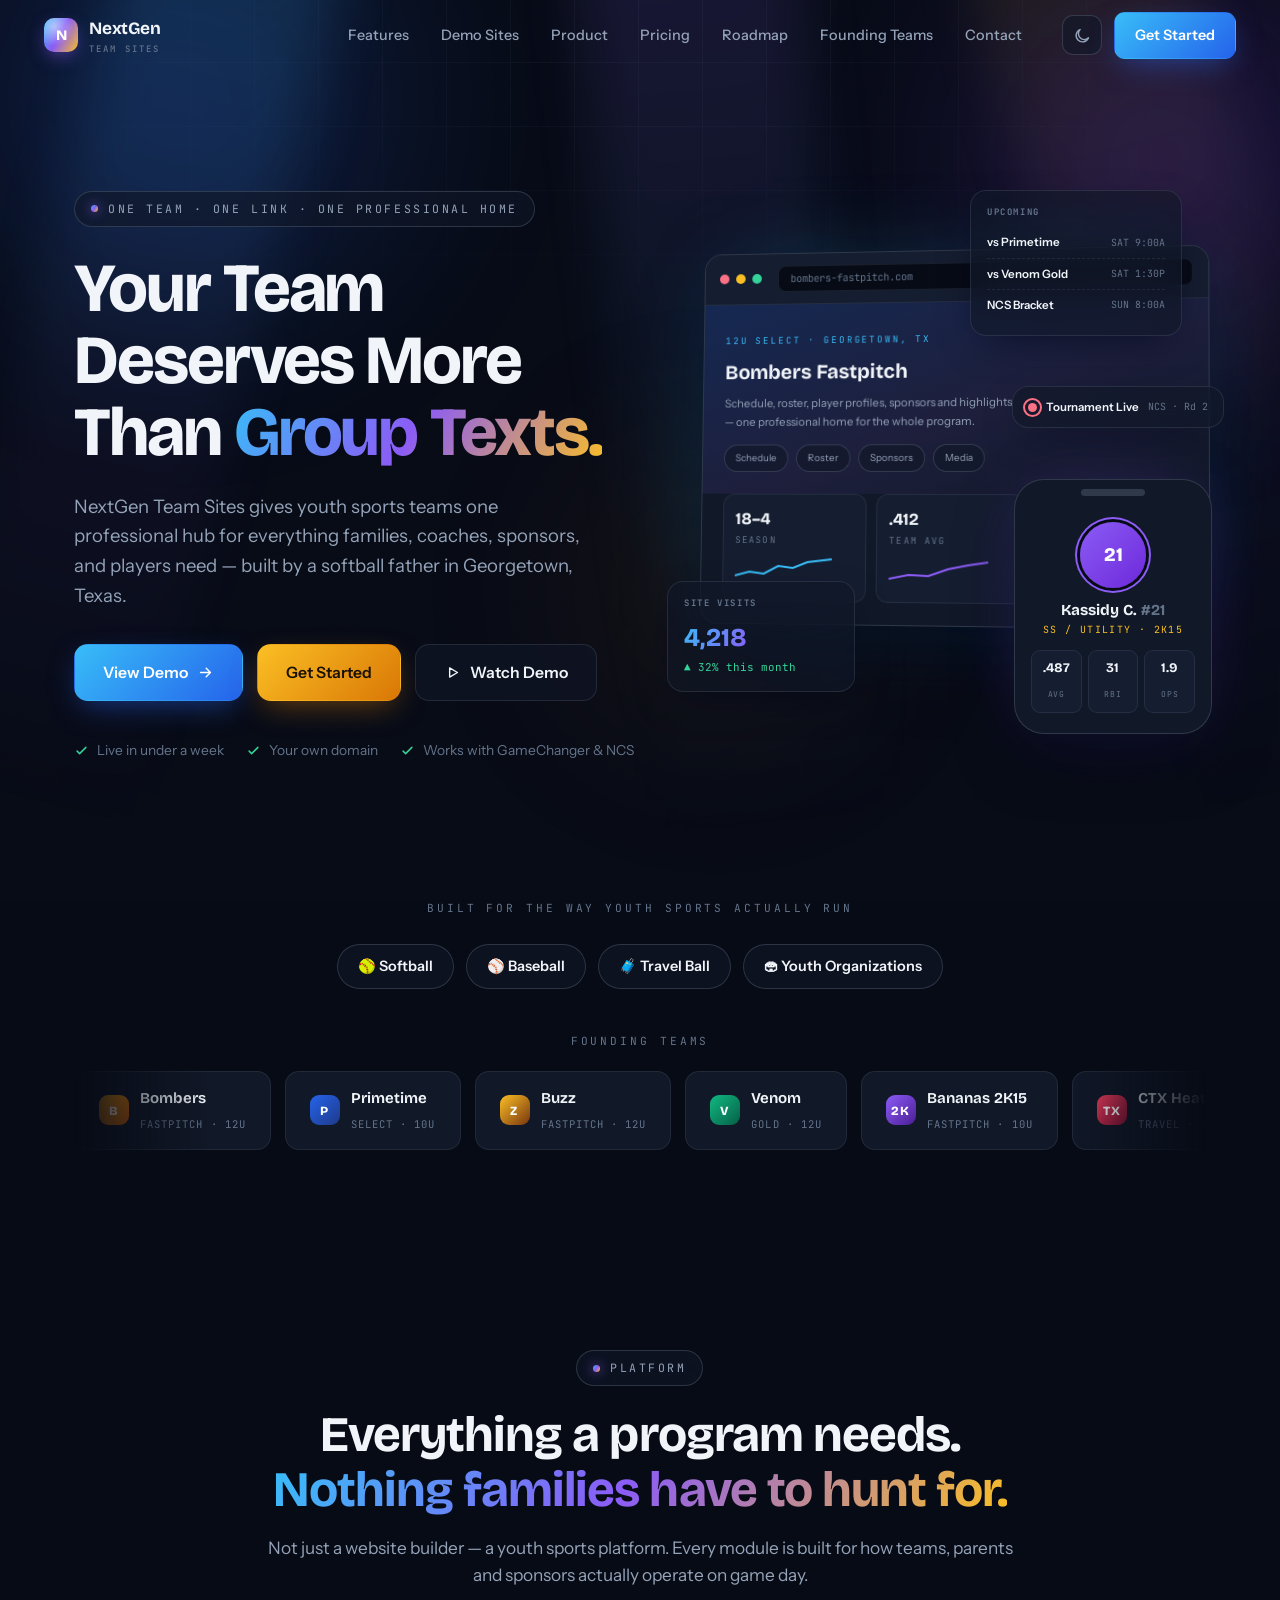
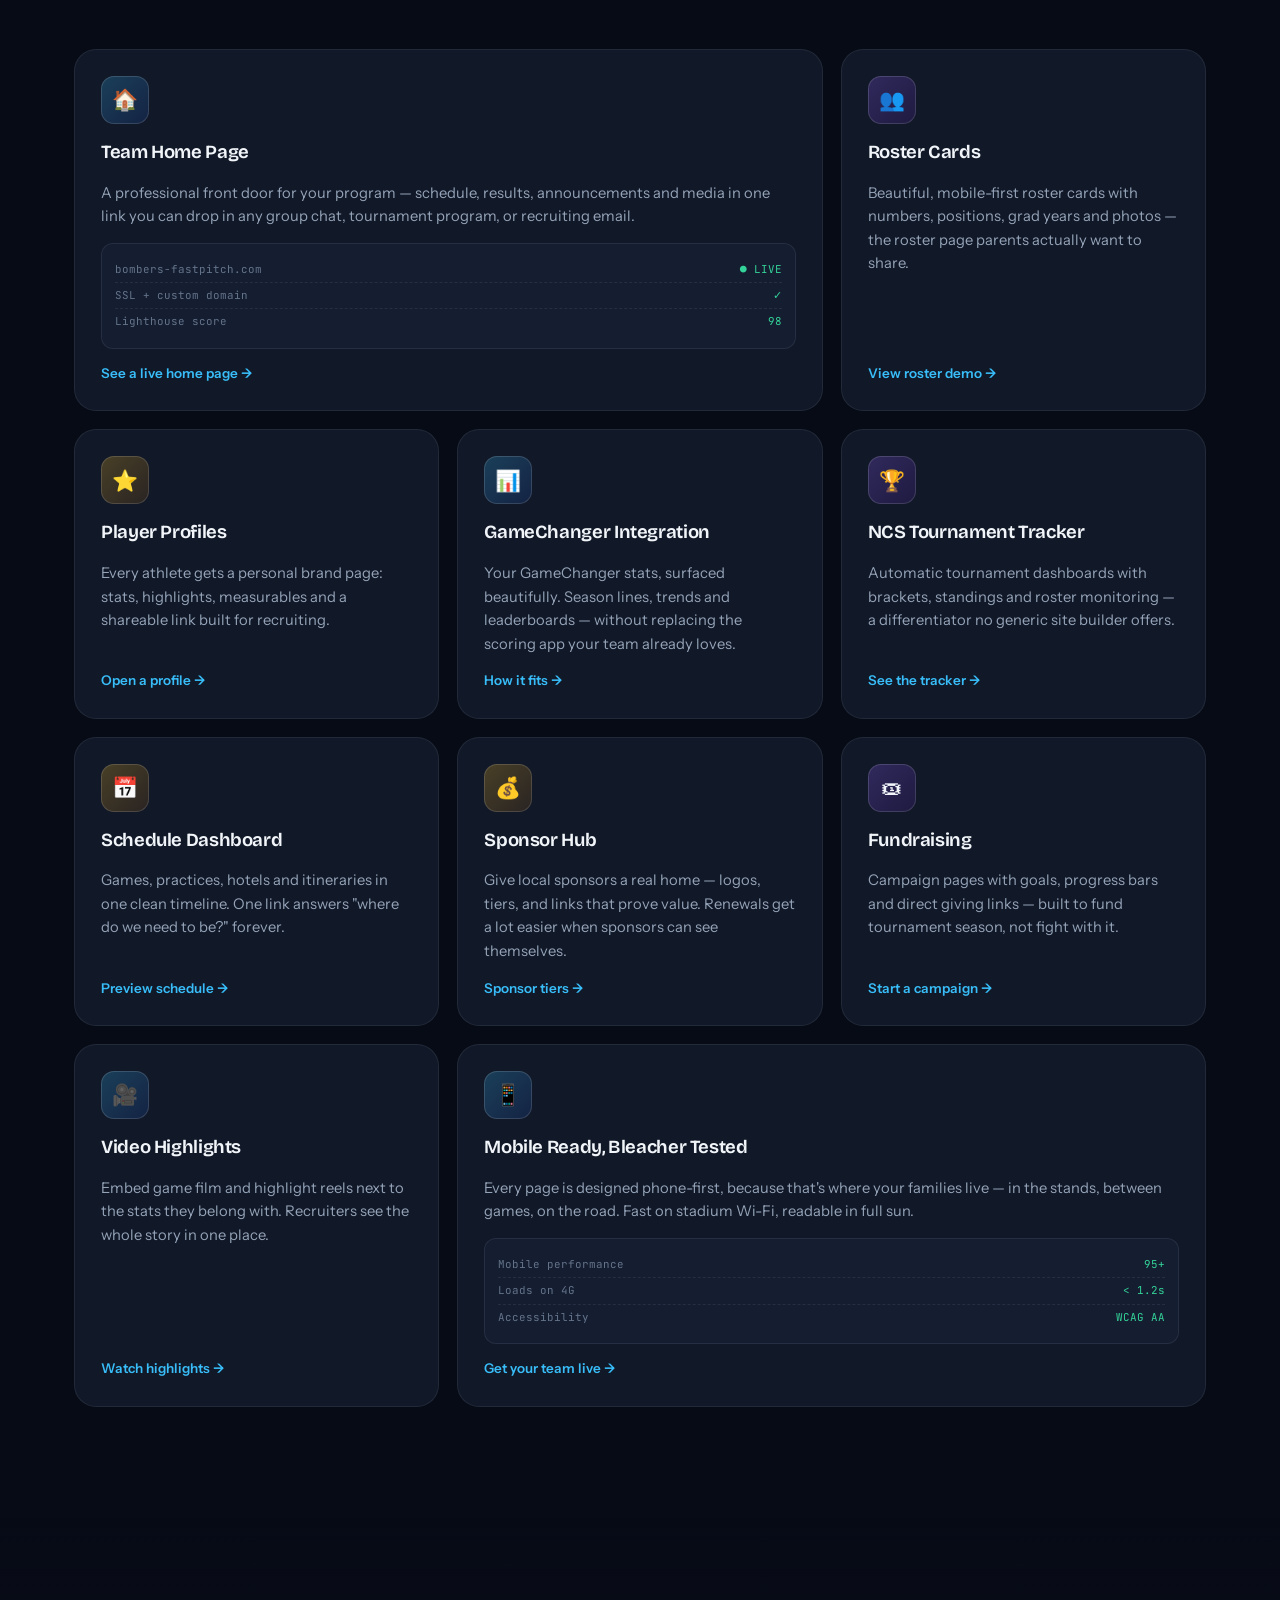
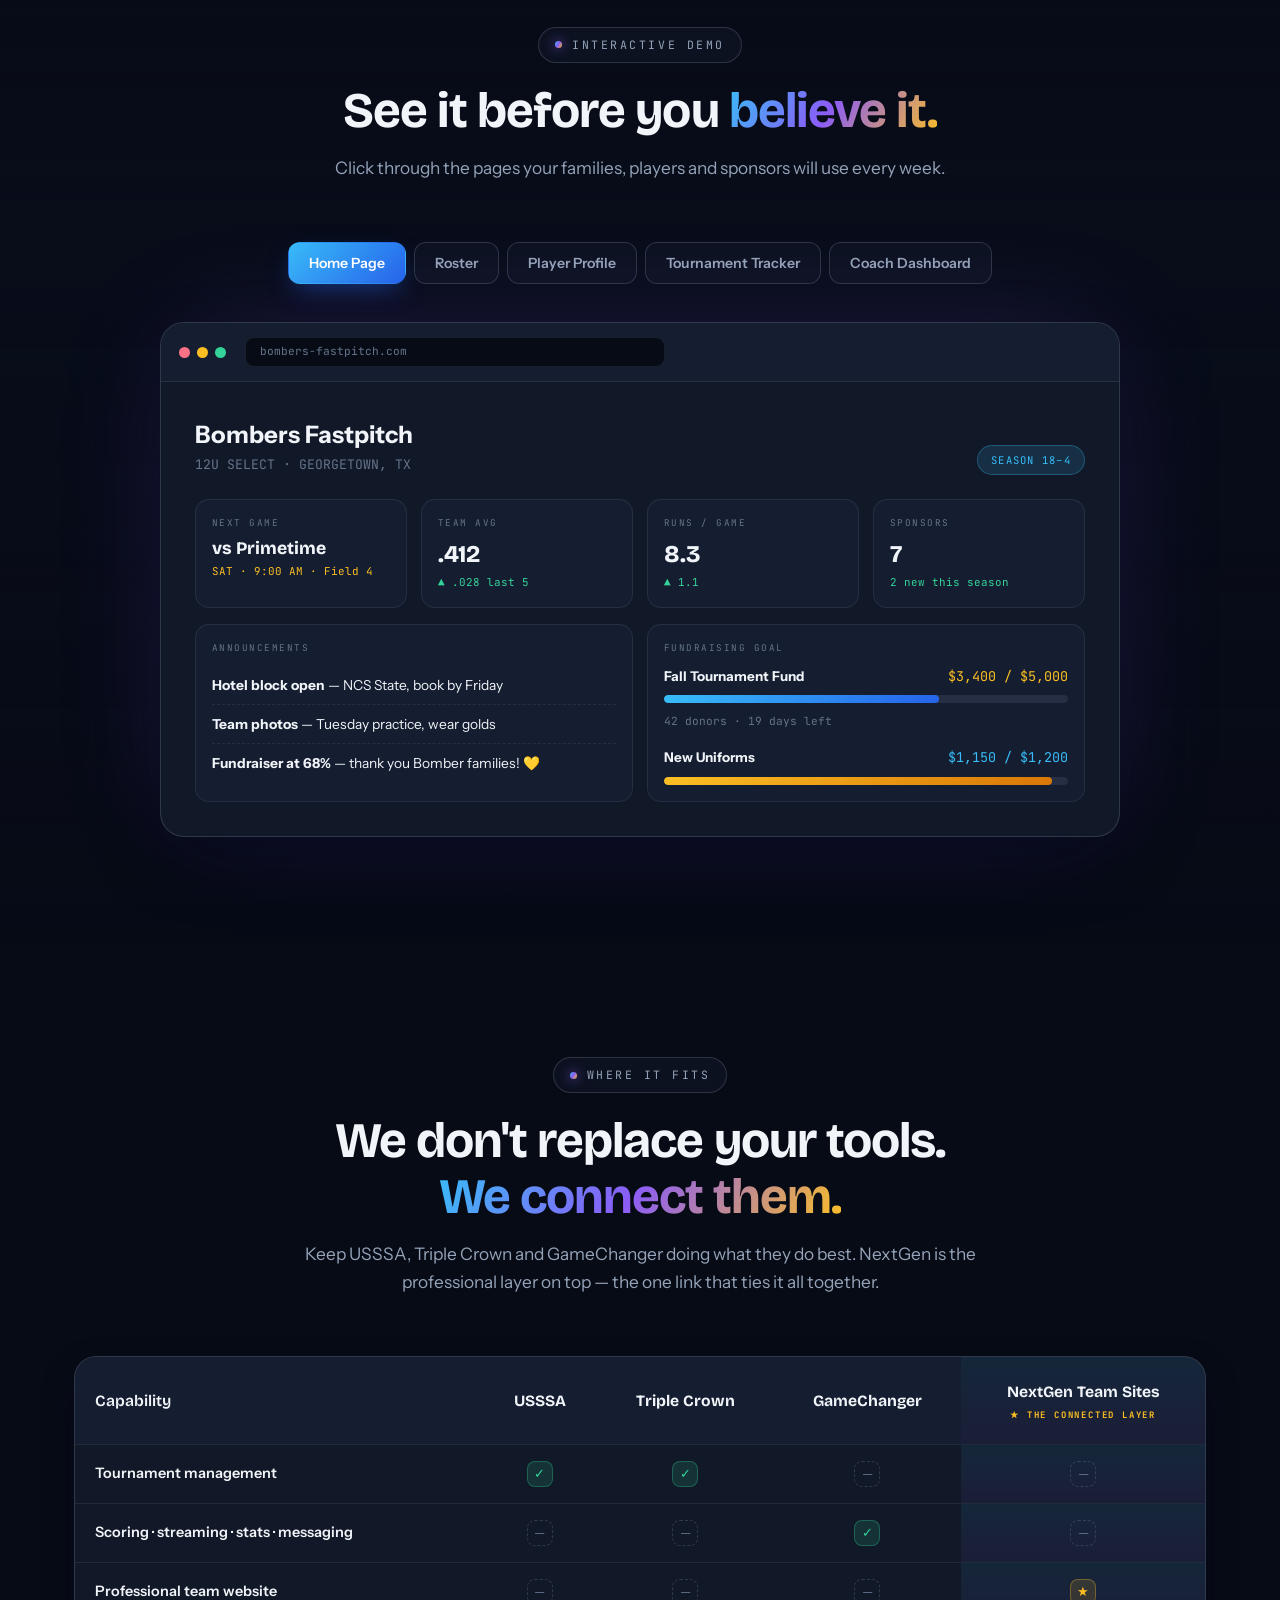
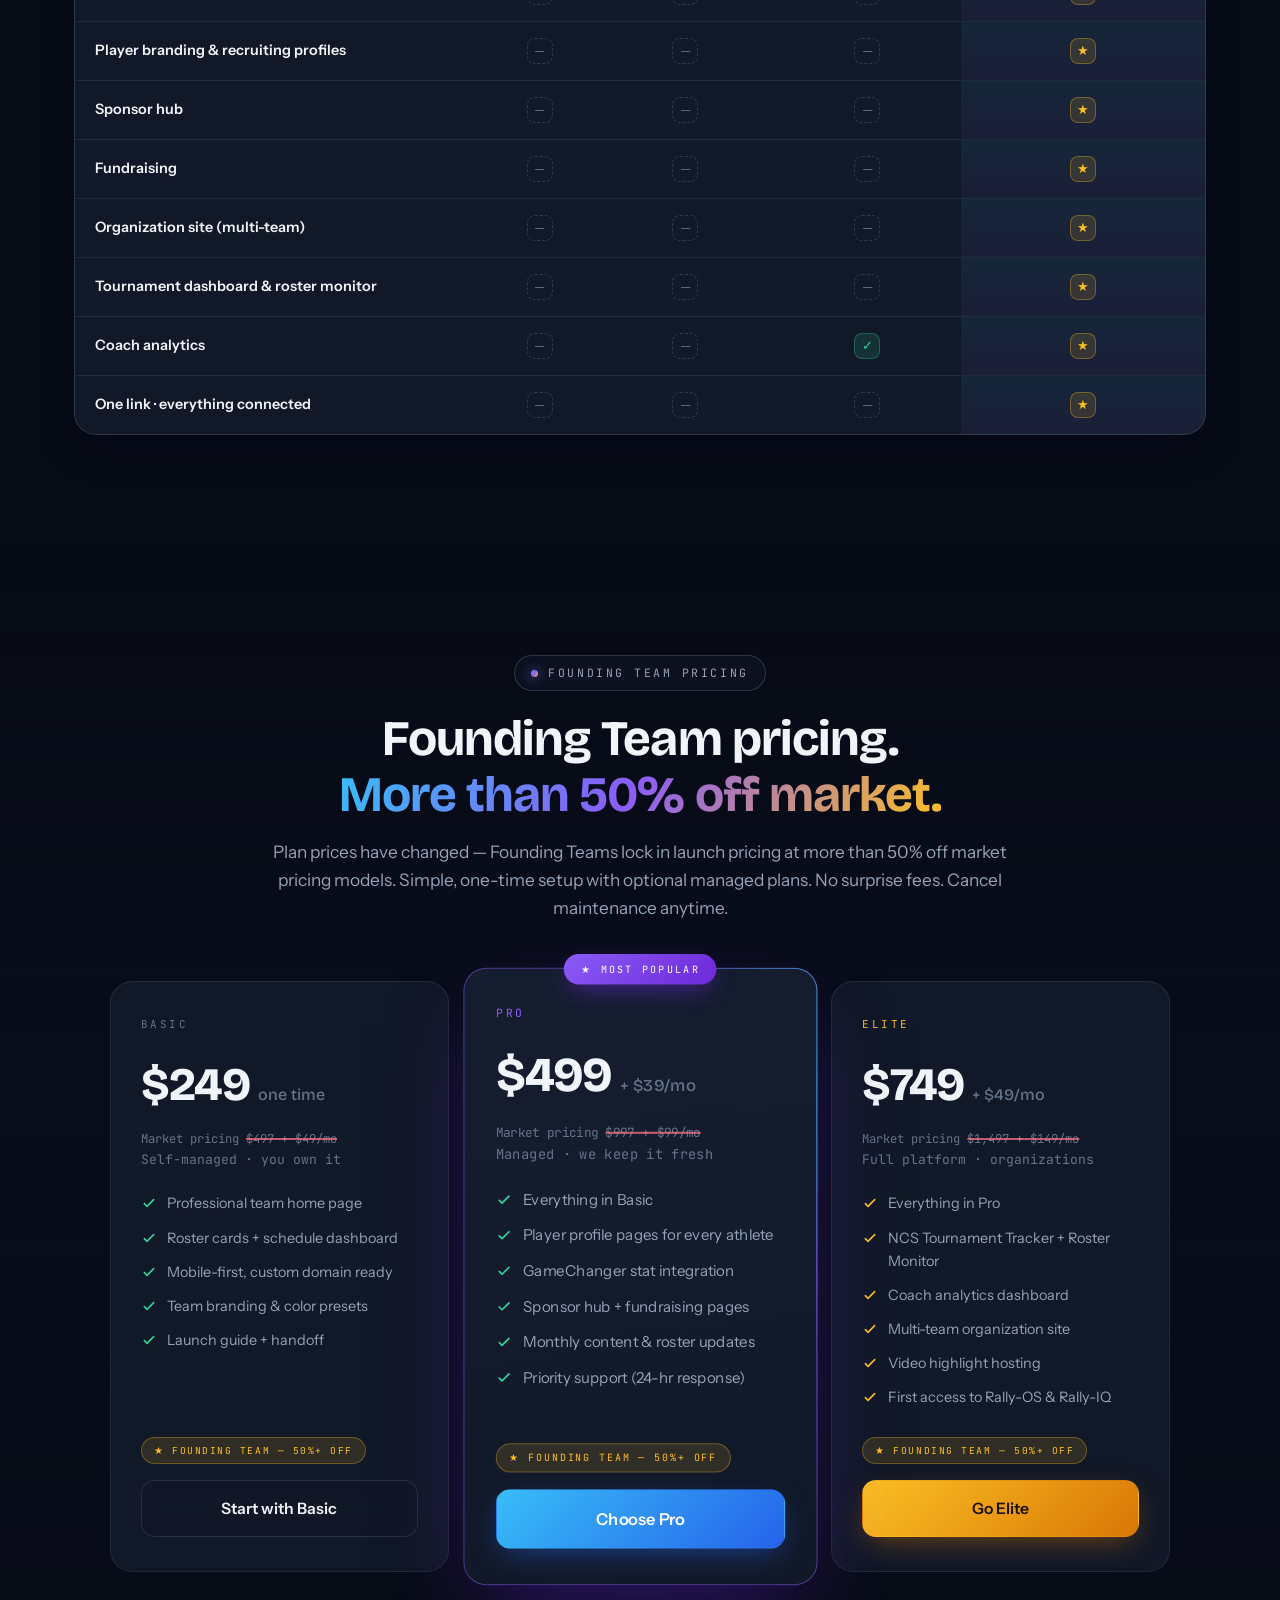
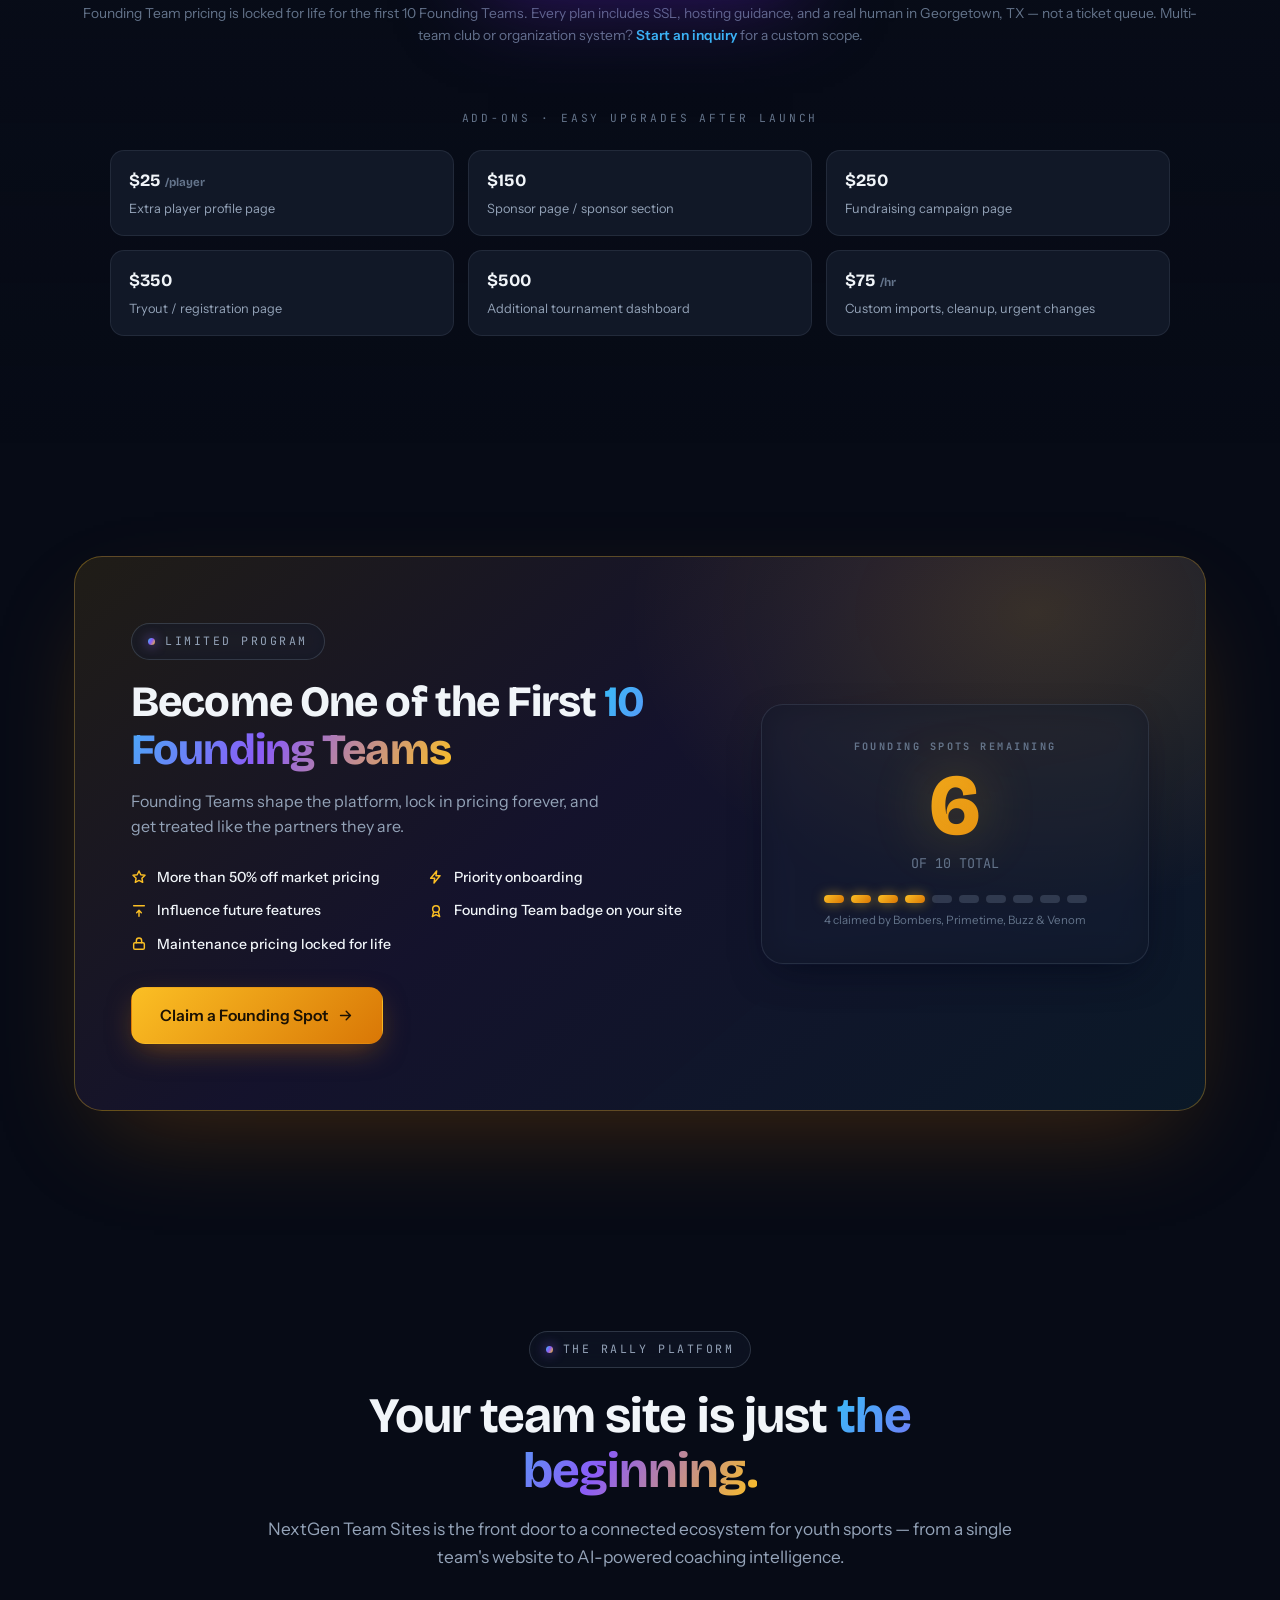
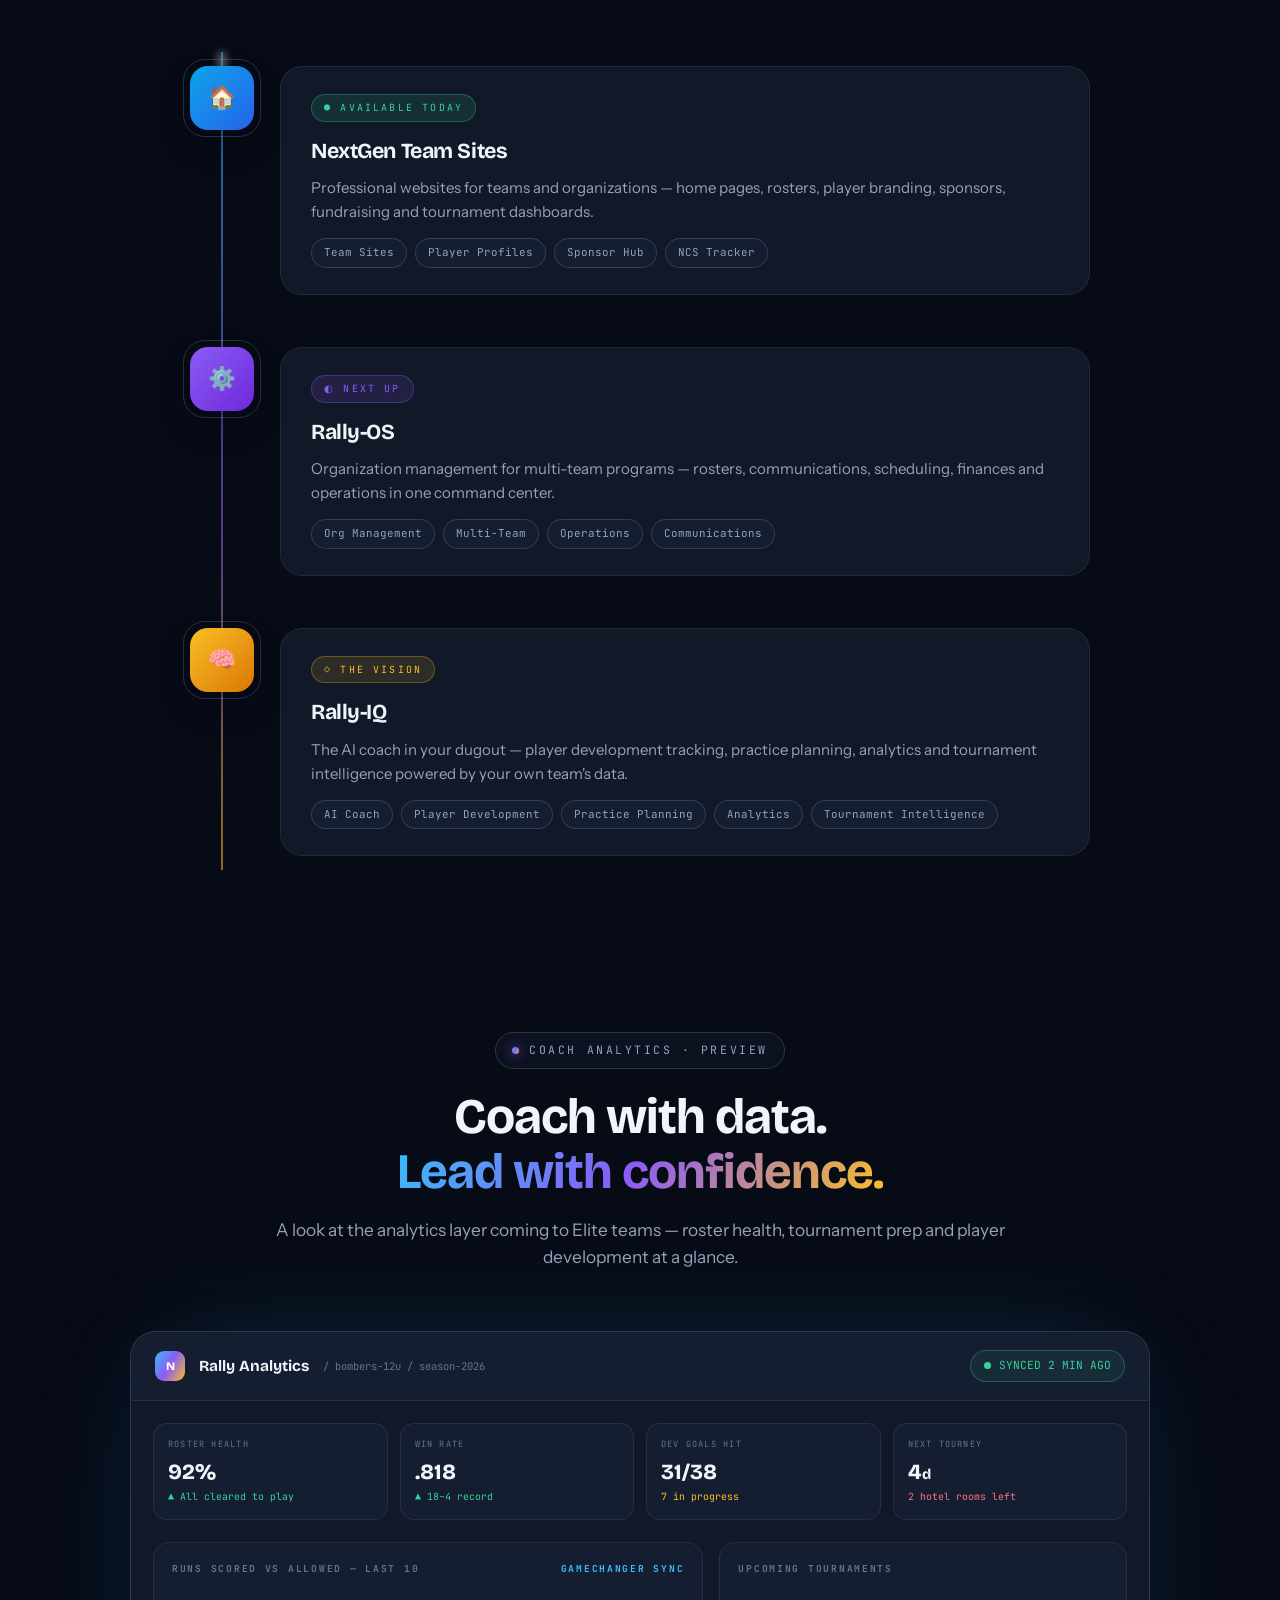
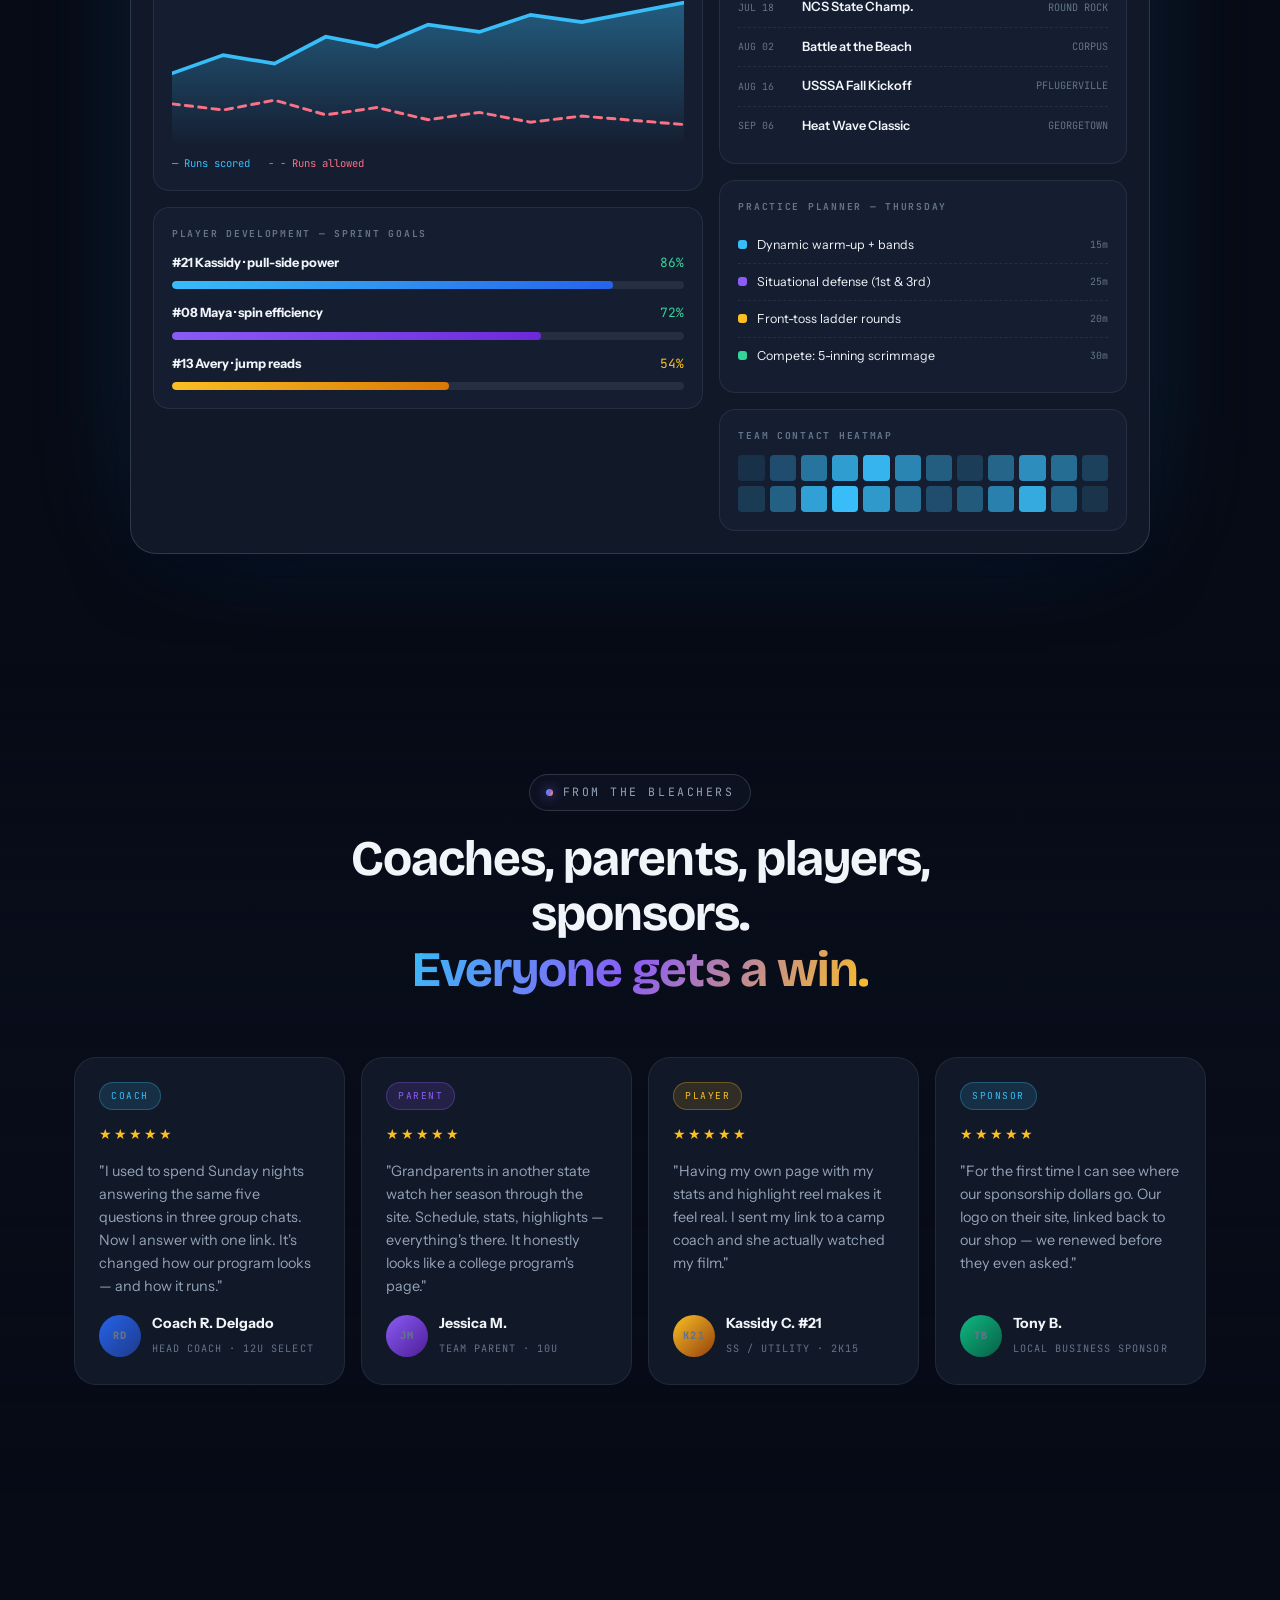
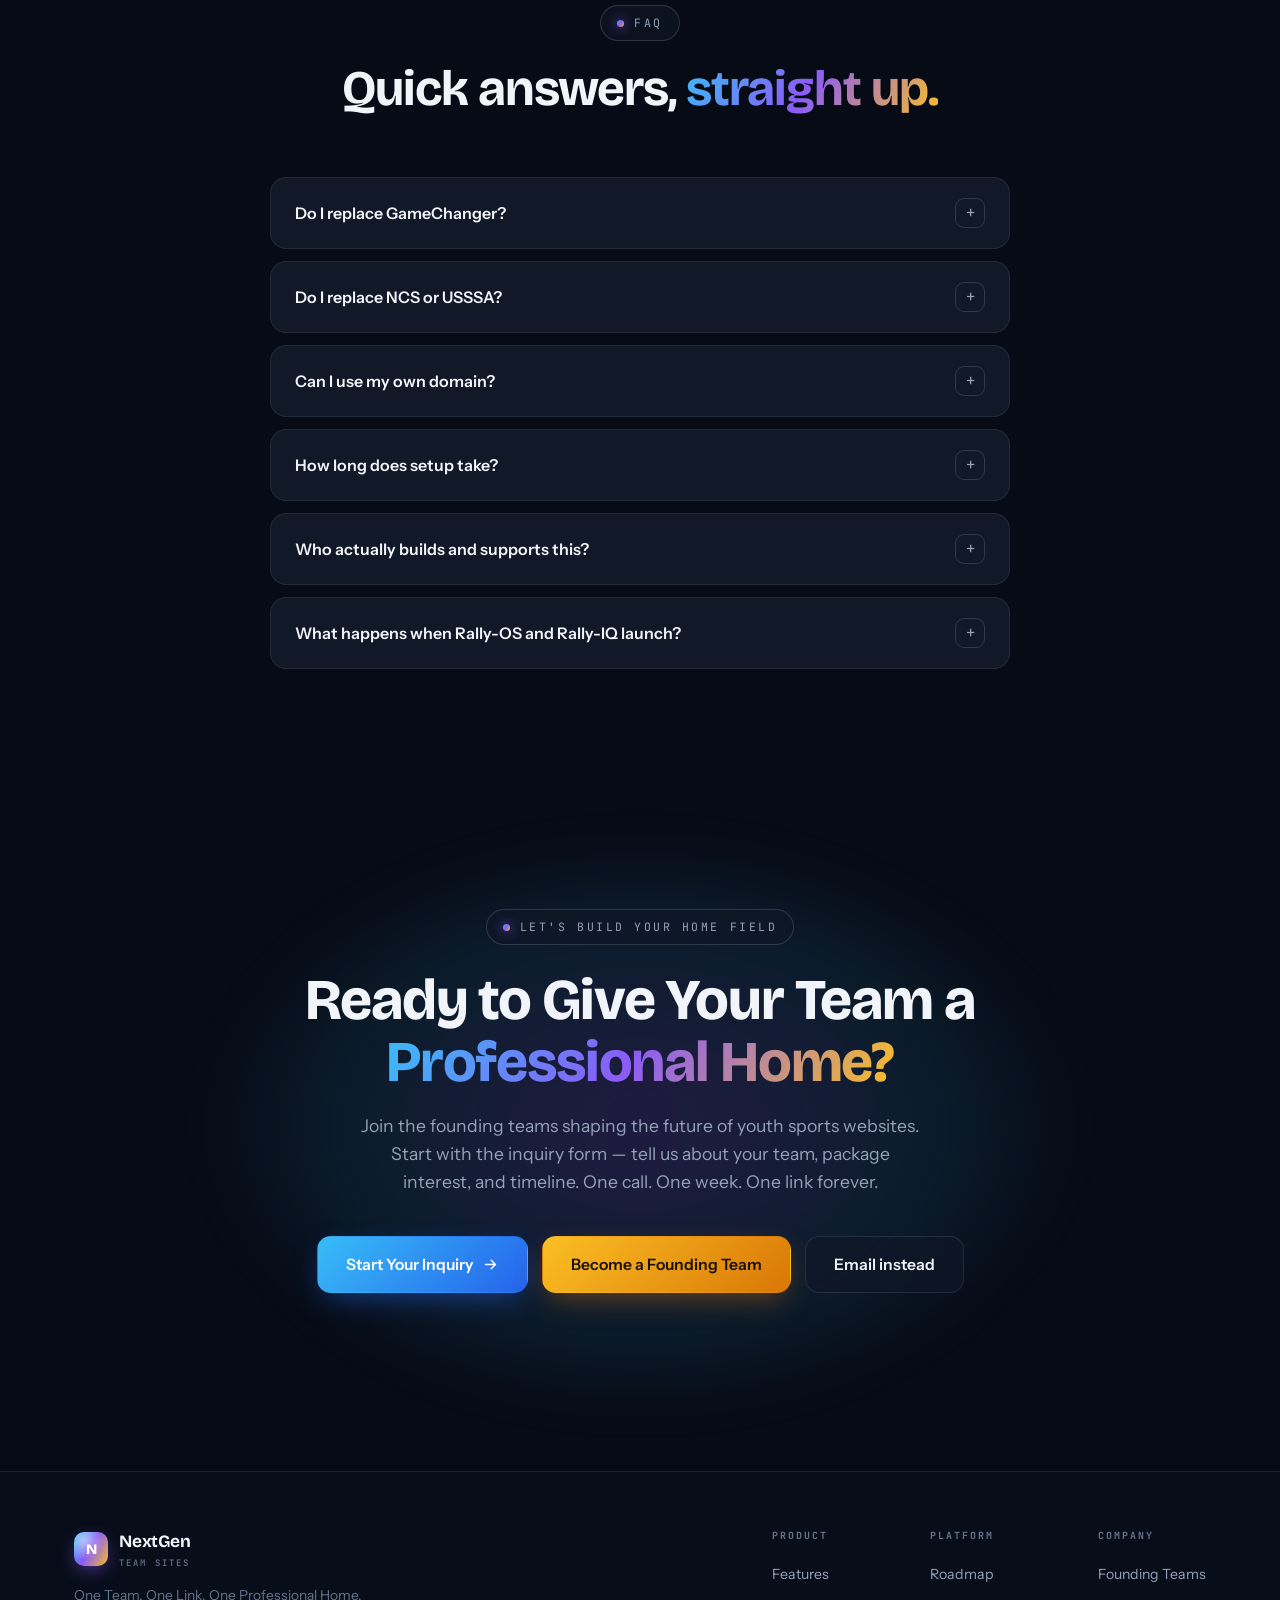
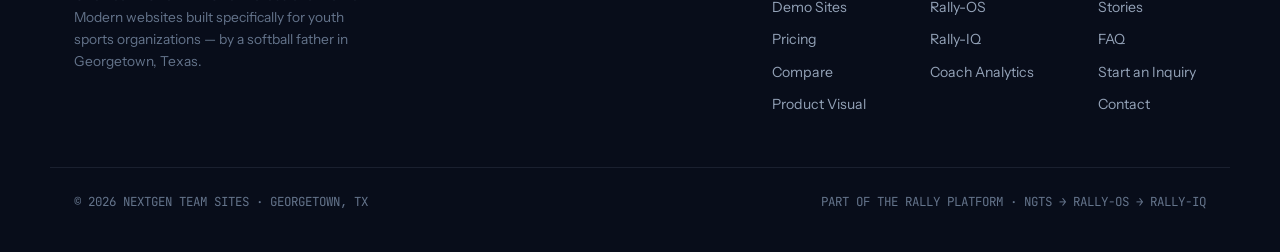
<file: index.html>
<!DOCTYPE html>
<html lang="en" data-theme="dark">
<head>
<meta charset="UTF-8">
<meta name="viewport" content="width=device-width, initial-scale=1.0">
<title>NextGen Team Sites — One Team. One Link. One Professional Home.</title>
<meta name="description" content="Modern team websites built specifically for youth sports organizations. Professional team hubs with rosters, player profiles, GameChanger integration, NCS tournament tracking, sponsors and fundraising — all in one link.">
<meta property="og:title" content="NextGen Team Sites — One Team. One Link. One Professional Home.">
<meta property="og:description" content="Modern team websites built specifically for youth sports organizations. Built by a softball father in Georgetown, Texas.">
<meta property="og:type" content="website">
<link rel="preconnect" href="https://fonts.googleapis.com">
<link rel="preconnect" href="https://fonts.gstatic.com" crossorigin>
<link href="https://fonts.googleapis.com/css2?family=Bricolage+Grotesque:opsz,wght@12..96,300..800&family=Instrument+Sans:ital,wght@0,400..700;1,400..700&family=JetBrains+Mono:wght@400;500;600&display=swap" rel="stylesheet">
<style>
/* ================= TOKENS ================= */
:root{
  --bg:#070B16;
  --bg-2:#0A0F1E;
  --card:#111827;
  --card-2:#151D30;
  --line:rgba(148,163,184,.13);
  --line-strong:rgba(148,163,184,.24);
  --text:#F1F5F9;
  --text-2:#94A3B8;
  --text-3:#64748B;
  --blue:#38BDF8;
  --blue-deep:#2563EB;
  --purple:#8B5CF6;
  --gold:#FBBF24;
  --gold-deep:#D97706;
  --green:#34D399;
  --red:#FB7185;
  --glass:rgba(17,24,39,.62);
  --glass-brd:rgba(148,163,184,.16);
  --shadow-lg:0 24px 70px -18px rgba(2,6,23,.85);
  --shadow-md:0 14px 40px -14px rgba(2,6,23,.7);
  --grad-hero:linear-gradient(120deg,#38BDF8 0%,#8B5CF6 48%,#FBBF24 100%);
  --grad-blue:linear-gradient(135deg,#38BDF8,#2563EB);
  --grad-purple:linear-gradient(135deg,#8B5CF6,#6D28D9);
  --grad-gold:linear-gradient(135deg,#FBBF24,#D97706);
  --nav-h:72px;
  --r-lg:22px;
  --r-md:16px;
  --r-sm:12px;
  --ease:cubic-bezier(.22,.61,.2,1);
}
html[data-theme="light"]{
  --bg:#F6F8FC;
  --bg-2:#EDF1F8;
  --card:#FFFFFF;
  --card-2:#F3F6FC;
  --line:rgba(15,23,42,.09);
  --line-strong:rgba(15,23,42,.18);
  --text:#0B1220;
  --text-2:#44506B;
  --text-3:#68748F;
  --glass:rgba(255,255,255,.72);
  --glass-brd:rgba(15,23,42,.1);
  --shadow-lg:0 24px 70px -22px rgba(15,23,42,.28);
  --shadow-md:0 14px 40px -18px rgba(15,23,42,.2);
}
*{margin:0;padding:0;box-sizing:border-box}
html{scroll-behavior:smooth}
body{
  font-family:'Instrument Sans',sans-serif;
  background:var(--bg);
  color:var(--text);
  line-height:1.6;
  overflow-x:hidden;
  transition:background .5s var(--ease),color .5s var(--ease);
  -webkit-font-smoothing:antialiased;
}
::selection{background:rgba(139,92,246,.4)}
img{max-width:100%}
a{color:inherit;text-decoration:none}
button{font-family:inherit;cursor:pointer}
h1,h2,h3,.display{font-family:'Bricolage Grotesque',sans-serif;letter-spacing:-.02em}
.mono{font-family:'JetBrains Mono',monospace}
.wrap{max-width:1180px;margin:0 auto;padding:0 24px}
section{position:relative;padding:110px 0}
@media(max-width:720px){section{padding:72px 0}}

/* ================= BACKGROUND ATMOSPHERE ================= */
.atmo{position:fixed;inset:0;z-index:-2;overflow:hidden;pointer-events:none}
.atmo .grid-lines{
  position:absolute;inset:-2px;
  background-image:linear-gradient(var(--line) 1px,transparent 1px),linear-gradient(90deg,var(--line) 1px,transparent 1px);
  background-size:64px 64px;
  mask-image:radial-gradient(ellipse 90% 60% at 50% 0%,#000 0%,transparent 72%);
  -webkit-mask-image:radial-gradient(ellipse 90% 60% at 50% 0%,#000 0%,transparent 72%);
  opacity:.55;
}
.orb{position:absolute;border-radius:50%;filter:blur(90px);opacity:.32;animation:orbFloat 18s ease-in-out infinite alternate;will-change:transform}
.orb.b{width:640px;height:640px;background:radial-gradient(circle,#2563EB,transparent 65%);top:-220px;left:-140px}
.orb.p{width:560px;height:560px;background:radial-gradient(circle,#7C3AED,transparent 65%);top:-120px;right:-160px;animation-delay:-6s}
.orb.g{width:460px;height:460px;background:radial-gradient(circle,#B45309,transparent 65%);top:40vh;left:38%;opacity:.14;animation-delay:-12s}
html[data-theme="light"] .orb{opacity:.18}
html[data-theme="light"] .orb.g{opacity:.1}
@keyframes orbFloat{
  0%{transform:translate(0,0) scale(1)}
  100%{transform:translate(60px,44px) scale(1.08)}
}
.noise{position:fixed;inset:0;z-index:-1;pointer-events:none;opacity:.05;mix-blend-mode:overlay;
  background-image:url("data:image/svg+xml,%3Csvg xmlns='http://www.w3.org/2000/svg' width='140' height='140'%3E%3Cfilter id='n'%3E%3CfeTurbulence type='fractalNoise' baseFrequency='0.9' numOctaves='2'/%3E%3C/filter%3E%3Crect width='100%25' height='100%25' filter='url(%23n)'/%3E%3C/svg%3E")}
/* stadium light beams (hero) */
.beams{position:absolute;inset:0;overflow:hidden;pointer-events:none}
.beam{position:absolute;top:-18%;width:220px;height:130%;
  background:linear-gradient(180deg,rgba(56,189,248,.16),rgba(139,92,246,.05) 55%,transparent 85%);
  filter:blur(28px);transform-origin:top center;animation:beamSweep 12s ease-in-out infinite alternate}
.beam.b1{left:12%;transform:rotate(14deg)}
.beam.b2{left:44%;transform:rotate(-6deg);animation-delay:-4s;background:linear-gradient(180deg,rgba(139,92,246,.15),rgba(56,189,248,.05) 55%,transparent 85%)}
.beam.b3{right:10%;transform:rotate(-16deg);animation-delay:-8s;background:linear-gradient(180deg,rgba(251,191,36,.1),rgba(139,92,246,.04) 55%,transparent 85%)}
html[data-theme="light"] .beam{opacity:.5}
@keyframes beamSweep{
  0%{transform:rotate(var(--r,10deg)) translateX(-30px);opacity:.7}
  100%{transform:rotate(calc(var(--r,10deg) * -0.4)) translateX(30px);opacity:1}
}
.beam.b1{--r:14deg}.beam.b2{--r:-6deg}.beam.b3{--r:-16deg}

/* ================= REVEAL ANIMATIONS ================= */
.rv{opacity:0;transform:translateY(34px);filter:blur(6px);transition:opacity .9s var(--ease),transform .9s var(--ease),filter .9s var(--ease)}
.rv.in{opacity:1;transform:translateY(0);filter:blur(0)}
.rv-d1{transition-delay:.08s}.rv-d2{transition-delay:.16s}.rv-d3{transition-delay:.24s}.rv-d4{transition-delay:.32s}.rv-d5{transition-delay:.4s}
@media(prefers-reduced-motion:reduce){
  *,*::before,*::after{animation-duration:.01ms!important;animation-iteration-count:1!important;transition-duration:.01ms!important}
  .rv{opacity:1;transform:none;filter:none}
}

/* ================= SHARED UI ================= */
.eyebrow{display:inline-flex;align-items:center;gap:10px;font-family:'JetBrains Mono',monospace;font-size:.72rem;letter-spacing:.22em;text-transform:uppercase;color:var(--text-2);
  border:1px solid var(--line-strong);border-radius:999px;padding:8px 16px;background:var(--glass);backdrop-filter:blur(10px)}
.eyebrow .dot{width:7px;height:7px;border-radius:50%;background:var(--grad-hero);box-shadow:0 0 12px rgba(139,92,246,.9)}
.sec-head{max-width:760px;margin:0 auto 60px;text-align:center}
.sec-head h2{font-size:clamp(2rem,4.4vw,3.1rem);font-weight:700;line-height:1.12;margin:20px 0 16px}
.sec-head p{color:var(--text-2);font-size:1.08rem}
.grad-text{background:var(--grad-hero);-webkit-background-clip:text;background-clip:text;color:transparent}
.btn{display:inline-flex;align-items:center;gap:9px;border-radius:14px;padding:15px 28px;font-weight:600;font-size:.98rem;border:1px solid transparent;transition:transform .3s var(--ease),box-shadow .3s var(--ease),background .3s,border-color .3s;position:relative;overflow:hidden}
.btn svg{width:17px;height:17px;transition:transform .3s var(--ease)}
.btn:hover svg{transform:translateX(4px)}
.btn-primary{background:var(--grad-blue);color:#fff;box-shadow:0 10px 30px -8px rgba(37,99,235,.55)}
.btn-primary:hover{transform:translateY(-3px);box-shadow:0 18px 42px -10px rgba(37,99,235,.7)}
.btn-primary::after{content:"";position:absolute;inset:0;background:linear-gradient(110deg,transparent 30%,rgba(255,255,255,.35) 50%,transparent 70%);transform:translateX(-120%);transition:transform .7s var(--ease)}
.btn-primary:hover::after{transform:translateX(120%)}
.btn-ghost{background:var(--glass);border-color:var(--glass-brd);color:var(--text);backdrop-filter:blur(10px)}
.btn-ghost:hover{transform:translateY(-3px);border-color:var(--line-strong);box-shadow:var(--shadow-md)}
.btn-gold{background:var(--grad-gold);color:#1a1103;box-shadow:0 10px 30px -8px rgba(217,119,6,.5)}
.btn-gold:hover{transform:translateY(-3px);box-shadow:0 18px 42px -10px rgba(217,119,6,.65)}

/* glowing animated border card */
.glow-card{position:relative;border-radius:var(--r-lg);background:var(--card);border:1px solid var(--line)}
.glow-card::before{
  content:"";position:absolute;inset:-1px;border-radius:inherit;padding:1px;
  background:conic-gradient(from var(--ang,0deg),transparent 0%,rgba(56,189,248,.8) 12%,rgba(139,92,246,.8) 26%,transparent 42%,transparent 100%);
  -webkit-mask:linear-gradient(#000 0 0) content-box,linear-gradient(#000 0 0);
  -webkit-mask-composite:xor;mask-composite:exclude;
  opacity:0;transition:opacity .5s var(--ease);
  animation:spinAng 4.5s linear infinite;pointer-events:none;
}
@property --ang{syntax:"<angle>";initial-value:0deg;inherits:false}
@keyframes spinAng{to{--ang:360deg}}
.glow-card:hover::before{opacity:1}

/* ================= NAV ================= */
nav{position:fixed;top:0;left:0;right:0;z-index:100;height:var(--nav-h);transition:background .4s var(--ease),border-color .4s,backdrop-filter .4s;border-bottom:1px solid transparent}
nav.scrolled{background:color-mix(in srgb,var(--bg) 78%,transparent);backdrop-filter:blur(18px) saturate(150%);border-bottom-color:var(--line)}
.nav-in{max-width:1240px;margin:0 auto;height:100%;padding:0 24px;display:flex;align-items:center;gap:26px}
.logo{display:flex;align-items:center;gap:11px;font-family:'Bricolage Grotesque',sans-serif;font-weight:700;font-size:1.08rem;letter-spacing:-.01em}
.logo-mark{width:34px;height:34px;border-radius:10px;background:var(--grad-hero);display:grid;place-items:center;color:#fff;font-weight:800;font-size:.9rem;box-shadow:0 6px 18px -4px rgba(139,92,246,.6);position:relative;overflow:hidden}
.logo-mark::after{content:"";position:absolute;inset:0;background:radial-gradient(circle at 30% 25%,rgba(255,255,255,.5),transparent 55%)}
.logo small{display:block;font-family:'JetBrains Mono',monospace;font-size:.56rem;letter-spacing:.24em;color:var(--text-3);font-weight:500;text-transform:uppercase}
.nav-links{display:flex;gap:4px;margin-left:auto}
.nav-links a{padding:9px 14px;border-radius:10px;font-size:.9rem;color:var(--text-2);font-weight:500;transition:color .25s,background .25s}
.nav-links a:hover{color:var(--text);background:var(--glass)}
.nav-cta{display:flex;align-items:center;gap:12px}
.theme-btn{width:40px;height:40px;border-radius:11px;border:1px solid var(--line-strong);background:var(--glass);color:var(--text-2);display:grid;place-items:center;transition:all .3s var(--ease)}
.theme-btn:hover{color:var(--text);transform:rotate(18deg) scale(1.06)}
.theme-btn svg{width:17px;height:17px}
.nav-get{padding:11px 20px;font-size:.9rem;border-radius:11px}
.burger{display:none;width:42px;height:42px;border-radius:11px;border:1px solid var(--line-strong);background:var(--glass);color:var(--text)}
@media(max-width:1020px){
  .nav-links{display:none;position:fixed;top:var(--nav-h);left:0;right:0;flex-direction:column;background:color-mix(in srgb,var(--bg) 94%,transparent);backdrop-filter:blur(20px);padding:18px 22px 26px;border-bottom:1px solid var(--line);margin-left:0}
  .nav-links.open{display:flex}
  .nav-links a{padding:14px;font-size:1rem}
  .burger{display:grid;place-items:center;margin-left:auto}
  .nav-cta .btn-primary{display:none}
}

/* ================= HERO ================= */
.hero{min-height:100vh;display:flex;align-items:center;padding:calc(var(--nav-h) + 70px) 0 90px;overflow:hidden}
.hero-in{display:grid;grid-template-columns:1.05fr .95fr;gap:56px;align-items:center}
.hero h1{font-size:clamp(2.6rem,5.6vw,4.3rem);font-weight:750;line-height:1.05;letter-spacing:-.03em;margin:26px 0 22px}
.hero-sub{color:var(--text-2);font-size:1.16rem;max-width:520px;margin-bottom:34px}
.hero-btns{display:flex;flex-wrap:wrap;gap:14px;margin-bottom:38px}
.hero-meta{display:flex;flex-wrap:wrap;gap:22px;color:var(--text-3);font-size:.86rem}
.hero-meta span{display:flex;align-items:center;gap:8px}
.hero-meta svg{width:15px;height:15px;color:var(--green)}
/* hero visual — laptop + phone + floating widgets */
.hero-visual{position:relative;min-height:560px;perspective:1400px}
.float{animation:floaty 7s ease-in-out infinite;will-change:transform}
@keyframes floaty{0%,100%{transform:translateY(0) rotate(var(--tilt,0deg))}50%{transform:translateY(-16px) rotate(var(--tilt,0deg))}}
.laptop{position:absolute;top:52px;left:0;width:520px;max-width:100%;border-radius:18px;background:var(--card);border:1px solid var(--line-strong);box-shadow:var(--shadow-lg),0 0 90px -30px rgba(56,189,248,.35);overflow:hidden;transform:rotateY(-7deg) rotateX(3deg);--tilt:0deg}
.laptop .bar{display:flex;align-items:center;gap:7px;padding:12px 15px;border-bottom:1px solid var(--line);background:var(--card-2)}
.laptop .bar i{width:10px;height:10px;border-radius:50%;display:block}
.laptop .bar i:nth-child(1){background:#FB7185}.laptop .bar i:nth-child(2){background:#FBBF24}.laptop .bar i:nth-child(3){background:#34D399}
.laptop .bar .url{margin-left:10px;flex:1;background:var(--bg);border:1px solid var(--line);border-radius:8px;padding:4px 12px;font-family:'JetBrains Mono',monospace;font-size:.66rem;color:var(--text-3)}
.mock-hero{padding:22px;background:linear-gradient(160deg,rgba(37,99,235,.22),rgba(139,92,246,.1) 55%,transparent)}
.mock-hero .tag{font-family:'JetBrains Mono',monospace;font-size:.58rem;letter-spacing:.2em;color:var(--blue);text-transform:uppercase}
.mock-hero h4{font-family:'Bricolage Grotesque';font-size:1.28rem;margin:7px 0 5px}
.mock-hero p{font-size:.72rem;color:var(--text-2);max-width:300px}
.mock-hero .chiprow{display:flex;gap:8px;margin-top:14px}
.mock-hero .chip{font-size:.62rem;padding:5px 11px;border-radius:999px;border:1px solid var(--line-strong);background:var(--glass);color:var(--text-2)}
.mock-grid{display:grid;grid-template-columns:repeat(3,1fr);gap:10px;padding:0 22px 22px}
.mock-tile{background:var(--card-2);border:1px solid var(--line);border-radius:12px;padding:12px}
.mock-tile .num{font-family:'Bricolage Grotesque';font-size:1.05rem;font-weight:700}
.mock-tile .lb{font-size:.58rem;color:var(--text-3);text-transform:uppercase;letter-spacing:.12em;font-family:'JetBrains Mono',monospace}
.mock-tile .spark{margin-top:8px;height:26px}
.phone{position:absolute;right:-6px;bottom:22px;width:198px;border-radius:30px;background:var(--card);border:1px solid var(--line-strong);box-shadow:var(--shadow-lg),0 0 70px -24px rgba(139,92,246,.45);overflow:hidden;--tilt:4deg;animation-delay:-2.5s;z-index:3}
.phone .notch{height:24px;display:grid;place-items:center}
.phone .notch i{width:64px;height:7px;border-radius:99px;background:var(--line-strong);display:block}
.player-card{padding:14px 16px 20px;text-align:center}
.pc-avatar{width:66px;height:66px;margin:4px auto 10px;border-radius:50%;background:var(--grad-purple);display:grid;place-items:center;font-family:'Bricolage Grotesque';font-weight:800;font-size:1.2rem;color:#fff;box-shadow:0 0 0 3px var(--bg),0 0 0 5px var(--purple)}
.player-card h5{font-family:'Bricolage Grotesque';font-size:.95rem}
.player-card .pos{font-size:.62rem;color:var(--gold);font-family:'JetBrains Mono',monospace;letter-spacing:.14em;text-transform:uppercase;margin-bottom:12px}
.pc-stats{display:grid;grid-template-columns:repeat(3,1fr);gap:6px}
.pc-stats div{background:var(--card-2);border:1px solid var(--line);border-radius:9px;padding:7px 3px}
.pc-stats b{display:block;font-family:'Bricolage Grotesque';font-size:.82rem}
.pc-stats span{font-size:.5rem;color:var(--text-3);letter-spacing:.1em;font-family:'JetBrains Mono',monospace}
.widget{position:absolute;background:var(--glass);border:1px solid var(--glass-brd);backdrop-filter:blur(16px);border-radius:16px;padding:14px 16px;box-shadow:var(--shadow-md);z-index:4}
.widget h6{font-family:'JetBrains Mono',monospace;font-size:.56rem;letter-spacing:.18em;text-transform:uppercase;color:var(--text-3);margin-bottom:8px}
.w-sched{top:-6px;right:24px;width:212px;--tilt:-3deg;animation-delay:-1.2s}
.w-sched .game{display:flex;align-items:center;justify-content:space-between;font-size:.72rem;padding:6px 0;border-bottom:1px dashed var(--line)}
.w-sched .game:last-child{border:none}
.w-sched .game b{font-weight:600}
.w-sched .game span{color:var(--text-3);font-size:.62rem;font-family:'JetBrains Mono',monospace}
.w-stat{left:-28px;bottom:64px;width:188px;--tilt:3deg;animation-delay:-4s}
.w-stat .big{font-family:'Bricolage Grotesque';font-size:1.6rem;font-weight:750;background:var(--grad-hero);-webkit-background-clip:text;background-clip:text;color:transparent}
.w-stat .up{color:var(--green);font-size:.68rem;font-family:'JetBrains Mono',monospace}
.w-live{top:190px;right:-18px;--tilt:-2deg;animation-delay:-5.4s;display:flex;align-items:center;gap:9px;padding:11px 15px}
.w-live .pulse{width:9px;height:9px;border-radius:50%;background:var(--red);position:relative}
.w-live .pulse::after{content:"";position:absolute;inset:-5px;border-radius:50%;border:2px solid var(--red);animation:pulseRing 1.6s ease-out infinite}
@keyframes pulseRing{0%{transform:scale(.5);opacity:1}100%{transform:scale(1.4);opacity:0}}
.w-live span{font-size:.72rem;font-weight:600}
.w-live em{font-style:normal;font-family:'JetBrains Mono',monospace;font-size:.62rem;color:var(--text-3)}
@media(max-width:1020px){
  .hero-in{grid-template-columns:1fr}
  .hero-visual{min-height:520px;max-width:560px;margin:0 auto;width:100%}
  .laptop{width:min(520px,92%)}
  .w-stat{left:0}
  .w-live{right:0}
}
@media(max-width:560px){
  .hero-visual{min-height:470px}
  .phone{right:0;width:168px}
  .w-sched{width:186px;right:8px}
}

/* ================= SOCIAL PROOF ================= */
.proof{padding:36px 0 90px}
.proof-label{text-align:center;font-family:'JetBrains Mono',monospace;font-size:.7rem;letter-spacing:.26em;text-transform:uppercase;color:var(--text-3);margin-bottom:26px}
.sports-row{display:flex;justify-content:center;flex-wrap:wrap;gap:12px;margin-bottom:44px}
.sport-chip{display:flex;align-items:center;gap:9px;padding:10px 20px;border-radius:999px;border:1px solid var(--line-strong);background:var(--glass);backdrop-filter:blur(10px);font-weight:600;font-size:.9rem;transition:all .35s var(--ease)}
.sport-chip:hover{transform:translateY(-3px);border-color:var(--blue);box-shadow:0 10px 26px -10px rgba(56,189,248,.4)}
.marquee{overflow:hidden;mask-image:linear-gradient(90deg,transparent,#000 12%,#000 88%,transparent);-webkit-mask-image:linear-gradient(90deg,transparent,#000 12%,#000 88%,transparent)}
.marquee-track{display:flex;gap:14px;width:max-content;animation:marquee 30s linear infinite}
.marquee:hover .marquee-track{animation-play-state:paused}
@keyframes marquee{to{transform:translateX(-50%)}}
.team-badge{display:flex;align-items:center;gap:11px;padding:13px 24px;border-radius:14px;background:var(--card);border:1px solid var(--line);white-space:nowrap}
.team-badge .tb-mark{width:30px;height:30px;border-radius:9px;display:grid;place-items:center;font-family:'Bricolage Grotesque';font-weight:800;font-size:.78rem;color:#fff}
.team-badge b{font-family:'Bricolage Grotesque';font-size:.94rem;font-weight:650}
.team-badge span{font-size:.66rem;color:var(--text-3);font-family:'JetBrains Mono',monospace;letter-spacing:.1em;text-transform:uppercase}

/* ================= FEATURES ================= */
.feat-grid{display:grid;grid-template-columns:repeat(3,1fr);gap:18px}
.feat-card{padding:26px;display:flex;flex-direction:column;gap:14px;transition:transform .45s var(--ease),box-shadow .45s var(--ease);overflow:hidden}
.feat-card:hover{transform:translateY(-7px);box-shadow:var(--shadow-lg)}
.feat-card.lg{grid-column:span 2}
.feat-icon{width:48px;height:48px;border-radius:13px;display:grid;place-items:center;font-size:1.3rem;position:relative}
.feat-icon::after{content:"";position:absolute;inset:0;border-radius:inherit;box-shadow:inset 0 0 0 1px rgba(255,255,255,.14)}
.fi-blue{background:linear-gradient(135deg,rgba(56,189,248,.24),rgba(37,99,235,.14))}
.fi-purple{background:linear-gradient(135deg,rgba(139,92,246,.26),rgba(109,40,217,.14))}
.fi-gold{background:linear-gradient(135deg,rgba(251,191,36,.24),rgba(217,119,6,.12))}
.feat-card h3{font-size:1.16rem;font-weight:650}
.feat-card p{color:var(--text-2);font-size:.92rem;flex:1}
.feat-cta{display:inline-flex;align-items:center;gap:7px;font-size:.84rem;font-weight:600;color:var(--blue);transition:gap .3s var(--ease)}
.feat-cta:hover{gap:12px}
.feat-mini{border-radius:12px;border:1px solid var(--line);background:var(--card-2);padding:13px;font-size:.68rem;color:var(--text-3);font-family:'JetBrains Mono',monospace;overflow:hidden;position:relative}
.feat-mini .row{display:flex;justify-content:space-between;padding:4px 0;border-bottom:1px dashed var(--line)}
.feat-mini .row:last-child{border:none}
.feat-mini .ok{color:var(--green)}
.feat-mini .warn{color:var(--gold)}
@media(max-width:960px){.feat-grid{grid-template-columns:1fr 1fr}.feat-card.lg{grid-column:span 2}}
@media(max-width:620px){.feat-grid{grid-template-columns:1fr}.feat-card.lg{grid-column:span 1}}

/* ================= DEMO ================= */
.demo-tabs{display:flex;justify-content:center;flex-wrap:wrap;gap:8px;margin-bottom:38px}
.demo-tab{padding:11px 20px;border-radius:12px;border:1px solid var(--line-strong);background:var(--glass);color:var(--text-2);font-weight:600;font-size:.88rem;backdrop-filter:blur(8px);transition:all .3s var(--ease)}
.demo-tab:hover{color:var(--text);transform:translateY(-2px)}
.demo-tab.active{background:var(--grad-blue);color:#fff;border-color:transparent;box-shadow:0 10px 26px -8px rgba(37,99,235,.55)}
.demo-stage{position:relative;max-width:960px;margin:0 auto;border-radius:24px;background:var(--card);border:1px solid var(--line-strong);box-shadow:var(--shadow-lg),0 0 110px -34px rgba(139,92,246,.35);overflow:hidden}
.demo-stage .bar{display:flex;align-items:center;gap:7px;padding:14px 18px;border-bottom:1px solid var(--line);background:var(--card-2)}
.demo-stage .bar i{width:11px;height:11px;border-radius:50%}
.demo-stage .bar i:nth-child(1){background:#FB7185}.demo-stage .bar i:nth-child(2){background:#FBBF24}.demo-stage .bar i:nth-child(3){background:#34D399}
.demo-stage .bar .url{margin-left:12px;flex:1;max-width:420px;background:var(--bg);border:1px solid var(--line);border-radius:9px;padding:5px 14px;font-family:'JetBrains Mono',monospace;font-size:.7rem;color:var(--text-3)}
.demo-pane{display:none;padding:34px;min-height:420px}
.demo-pane.active{display:block;animation:paneIn .7s var(--ease)}
@keyframes paneIn{from{opacity:0;transform:translateY(22px) scale(.985);filter:blur(6px)}to{opacity:1;transform:none;filter:blur(0)}}
.dp-head{display:flex;align-items:flex-end;justify-content:space-between;gap:18px;flex-wrap:wrap;margin-bottom:24px}
.dp-head h4{font-size:1.5rem;font-weight:700}
.dp-head .sub{color:var(--text-3);font-size:.82rem;font-family:'JetBrains Mono',monospace}
.dp-pill{font-size:.66rem;padding:6px 13px;border-radius:999px;font-family:'JetBrains Mono',monospace;letter-spacing:.12em;text-transform:uppercase}
.pill-blue{background:rgba(56,189,248,.14);color:var(--blue);border:1px solid rgba(56,189,248,.3)}
.pill-gold{background:rgba(251,191,36,.13);color:var(--gold);border:1px solid rgba(251,191,36,.3)}
.pill-purple{background:rgba(139,92,246,.15);color:var(--purple);border:1px solid rgba(139,92,246,.32)}
.dp-grid{display:grid;gap:14px}
.g4{grid-template-columns:repeat(4,1fr)}.g3{grid-template-columns:repeat(3,1fr)}.g2{grid-template-columns:repeat(2,1fr)}
.dp-card{background:var(--card-2);border:1px solid var(--line);border-radius:14px;padding:16px}
.dp-card .lb{font-family:'JetBrains Mono',monospace;font-size:.58rem;letter-spacing:.16em;text-transform:uppercase;color:var(--text-3)}
.dp-card .val{font-family:'Bricolage Grotesque';font-size:1.5rem;font-weight:750;margin-top:4px}
.dp-card .delta{font-size:.68rem;font-family:'JetBrains Mono',monospace}
.roster-row{display:flex;align-items:center;gap:13px;background:var(--card-2);border:1px solid var(--line);border-radius:13px;padding:11px 15px;transition:transform .3s var(--ease),border-color .3s}
.roster-row:hover{transform:translateX(6px);border-color:var(--line-strong)}
.rr-num{width:36px;height:36px;border-radius:10px;display:grid;place-items:center;font-family:'Bricolage Grotesque';font-weight:800;font-size:.86rem;color:#fff;flex-shrink:0}
.roster-row b{font-size:.9rem;font-weight:600;display:block}
.roster-row span{font-size:.66rem;color:var(--text-3);font-family:'JetBrains Mono',monospace;letter-spacing:.08em;text-transform:uppercase}
.roster-row .rrs{margin-left:auto;text-align:right}
.roster-row .rrs b{font-family:'Bricolage Grotesque'}
.bar-h{height:8px;border-radius:99px;background:var(--line);overflow:hidden;margin-top:8px}
.bar-h i{display:block;height:100%;border-radius:99px;background:var(--grad-blue);width:0;transition:width 1.2s var(--ease) .2s}
.demo-pane.active .bar-h i{width:var(--w)}
@media(max-width:820px){.g4{grid-template-columns:1fr 1fr}.g3{grid-template-columns:1fr 1fr}}
@media(max-width:560px){.demo-pane{padding:20px}.g4,.g3,.g2{grid-template-columns:1fr 1fr}}

/* ================= COMPARISON ================= */
.compare-wrap{overflow-x:auto;border-radius:var(--r-lg);border:1px solid var(--line-strong);background:var(--card);box-shadow:var(--shadow-md)}
table.compare{width:100%;border-collapse:collapse;min-width:760px}
.compare th,.compare td{padding:16px 20px;text-align:center;font-size:.9rem;border-bottom:1px solid var(--line)}
.compare tr:last-child td{border-bottom:none}
.compare th{font-family:'Bricolage Grotesque';font-weight:700;font-size:.98rem;padding:22px 20px;background:var(--card-2)}
.compare td:first-child,.compare th:first-child{text-align:left;font-weight:600;color:var(--text);position:sticky;left:0;background:var(--card)}
.compare th:first-child{background:var(--card-2)}
.compare td{color:var(--text-3)}
.compare .col-ngts{background:linear-gradient(180deg,rgba(56,189,248,.09),rgba(139,92,246,.08));position:relative}
.compare th.col-ngts{color:var(--text)}
.compare th.col-ngts .best{display:block;font-family:'JetBrains Mono',monospace;font-size:.56rem;letter-spacing:.2em;color:var(--gold);margin-top:4px}
.chk,.dsh{display:inline-grid;place-items:center;width:26px;height:26px;border-radius:8px;font-size:.8rem}
.chk{background:rgba(52,211,153,.14);color:var(--green);border:1px solid rgba(52,211,153,.3)}
.chk.gold{background:rgba(251,191,36,.13);color:var(--gold);border-color:rgba(251,191,36,.32)}
.dsh{background:transparent;color:var(--text-3);border:1px dashed var(--line-strong)}
.compare tbody tr{transition:background .25s}
.compare tbody tr:hover{background:rgba(148,163,184,.045)}

/* ================= PRICING ================= */
.price-grid{display:grid;grid-template-columns:repeat(3,1fr);gap:22px;align-items:stretch;max-width:1060px;margin:0 auto}
.price-card{padding:34px 30px;display:flex;flex-direction:column;transition:transform .45s var(--ease),box-shadow .45s var(--ease)}
.price-card:hover{transform:translateY(-9px);box-shadow:var(--shadow-lg)}
.price-card .tier{font-family:'JetBrains Mono',monospace;font-size:.68rem;letter-spacing:.22em;text-transform:uppercase;color:var(--text-3)}
.price-card .amount{font-family:'Bricolage Grotesque';font-size:2.9rem;font-weight:750;letter-spacing:-.03em;margin:14px 0 2px}
.price-card .amount small{font-size:1rem;color:var(--text-3);font-weight:500;letter-spacing:0}
.price-card .per{color:var(--text-3);font-size:.82rem;font-family:'JetBrains Mono',monospace;margin-bottom:22px}
.price-card ul{list-style:none;display:flex;flex-direction:column;gap:11px;margin-bottom:28px;flex:1}
.price-card li{display:flex;gap:10px;font-size:.9rem;color:var(--text-2);align-items:flex-start}
.price-card li svg{width:16px;height:16px;color:var(--green);flex-shrink:0;margin-top:3px}
.price-card li.gold-item svg{color:var(--gold)}
.price-card .btn{justify-content:center}
.price-card.popular{background:linear-gradient(170deg,var(--card-2),var(--card));border-color:rgba(139,92,246,.5);transform:scale(1.045);box-shadow:0 30px 80px -24px rgba(109,40,217,.5),var(--shadow-md);z-index:2}
.price-card.popular::before{opacity:1}
.price-card.popular:hover{transform:scale(1.045) translateY(-9px)}
.pop-badge{position:absolute;top:-14px;left:50%;transform:translateX(-50%);background:var(--grad-purple);color:#fff;font-family:'JetBrains Mono',monospace;font-size:.6rem;letter-spacing:.2em;text-transform:uppercase;padding:7px 16px;border-radius:999px;box-shadow:0 8px 22px -6px rgba(109,40,217,.7);white-space:nowrap}
.price-note{text-align:center;margin-top:30px;color:var(--text-3);font-size:.86rem}
.price-card .founding-pill{align-self:flex-start;display:inline-flex;align-items:center;gap:7px;font-size:.6rem;font-family:'JetBrains Mono',monospace;letter-spacing:.16em;text-transform:uppercase;padding:5px 12px;border-radius:999px;background:rgba(251,191,36,.13);color:var(--gold);border:1px solid rgba(251,191,36,.3);margin-top:0}
.price-card .was{font-family:'JetBrains Mono',monospace;font-size:.76rem;color:var(--text-3);margin-top:6px}
.price-card .was s{text-decoration-thickness:2px;text-decoration-color:rgba(251,113,133,.75)}
.addon-head{text-align:center;font-family:'JetBrains Mono',monospace;font-size:.7rem;letter-spacing:.26em;text-transform:uppercase;color:var(--text-3);margin:64px 0 22px}
.addon-grid{display:grid;grid-template-columns:repeat(3,1fr);gap:14px;max-width:1060px;margin:0 auto}
.addon{background:var(--card);border:1px solid var(--line);border-radius:14px;padding:16px 18px;display:flex;flex-direction:column;gap:4px;transition:transform .35s var(--ease),border-color .35s}
.addon:hover{transform:translateY(-4px);border-color:var(--line-strong)}
.addon b{font-family:'Bricolage Grotesque',sans-serif;font-size:1.08rem}
.addon span{font-size:.8rem;color:var(--text-2)}
@media(max-width:820px){.addon-grid{grid-template-columns:1fr 1fr}}
@media(max-width:560px){.addon-grid{grid-template-columns:1fr}}
@media(max-width:920px){.price-grid{grid-template-columns:1fr;max-width:460px}.price-card.popular{transform:none}.price-card.popular:hover{transform:translateY(-9px)}}

/* ================= FOUNDING ================= */
.founding{position:relative;border-radius:28px;overflow:hidden;border:1px solid rgba(251,191,36,.32);
  background:linear-gradient(140deg,rgba(251,191,36,.1),rgba(139,92,246,.1) 45%,rgba(56,189,248,.08));
  padding:66px 56px;box-shadow:0 40px 100px -30px rgba(217,119,6,.28)}
.founding::before{content:"";position:absolute;inset:0;background:radial-gradient(ellipse 60% 90% at 85% 10%,rgba(251,191,36,.16),transparent 60%);pointer-events:none}
.founding-in{display:grid;grid-template-columns:1.2fr .8fr;gap:48px;align-items:center;position:relative}
.founding h2{font-size:clamp(1.9rem,3.8vw,2.7rem);font-weight:750;line-height:1.12;margin:18px 0 14px}
.founding p{color:var(--text-2);max-width:480px;margin-bottom:26px}
.f-benefits{display:grid;grid-template-columns:1fr 1fr;gap:11px;margin-bottom:32px}
.f-benefit{display:flex;align-items:center;gap:10px;font-size:.88rem;font-weight:500}
.f-benefit svg{width:16px;height:16px;color:var(--gold);flex-shrink:0}
.spots-card{background:var(--glass);border:1px solid var(--glass-brd);backdrop-filter:blur(18px);border-radius:22px;padding:34px;text-align:center;box-shadow:var(--shadow-md)}
.spots-card h6{font-family:'JetBrains Mono',monospace;font-size:.64rem;letter-spacing:.24em;text-transform:uppercase;color:var(--text-3)}
.spots-num{font-family:'Bricolage Grotesque';font-size:5.4rem;font-weight:800;line-height:1;background:var(--grad-gold);-webkit-background-clip:text;background-clip:text;color:transparent;margin:8px 0 4px;text-shadow:0 0 60px rgba(251,191,36,.3)}
.spots-card .of{color:var(--text-3);font-size:.84rem;font-family:'JetBrains Mono',monospace;margin-bottom:20px}
.spots-dots{display:flex;justify-content:center;gap:7px;margin-bottom:8px}
.spots-dots i{width:20px;height:8px;border-radius:99px;background:var(--line-strong)}
.spots-dots i.taken{background:var(--grad-gold);box-shadow:0 0 12px rgba(251,191,36,.55)}
.spots-card .claimed{font-size:.72rem;color:var(--text-3)}
@media(max-width:900px){.founding{padding:44px 28px}.founding-in{grid-template-columns:1fr}.f-benefits{grid-template-columns:1fr}}

/* ================= RALLY ================= */
.rally{overflow:hidden}
.rally-track{position:relative;max-width:900px;margin:70px auto 0}
.rally-line{position:absolute;left:31px;top:12px;bottom:12px;width:2px;background:linear-gradient(180deg,var(--blue),var(--purple) 55%,var(--gold));opacity:.55}
.rally-line::after{content:"";position:absolute;left:-2px;top:0;width:6px;height:80px;background:linear-gradient(180deg,#fff,transparent);filter:blur(4px);animation:lineRun 4s linear infinite;border-radius:99px}
@keyframes lineRun{0%{top:-10%}100%{top:105%}}
.rally-step{display:grid;grid-template-columns:64px 1fr;gap:26px;padding:26px 0;position:relative}
.rally-node{width:64px;height:64px;border-radius:18px;display:grid;place-items:center;font-size:1.4rem;position:relative;z-index:1;box-shadow:var(--shadow-md)}
.rn-blue{background:linear-gradient(135deg,#0EA5E9,#2563EB)}
.rn-purple{background:linear-gradient(135deg,#8B5CF6,#6D28D9)}
.rn-gold{background:linear-gradient(135deg,#FBBF24,#D97706)}
.rally-node::after{content:"";position:absolute;inset:-7px;border-radius:22px;border:1px solid var(--line-strong);animation:nodeRing 3.4s ease-in-out infinite}
@keyframes nodeRing{0%,100%{transform:scale(1);opacity:.8}50%{transform:scale(1.09);opacity:.25}}
.rally-body{background:var(--card);border:1px solid var(--line);border-radius:var(--r-lg);padding:26px 30px;transition:transform .4s var(--ease),box-shadow .4s var(--ease),border-color .4s}
.rally-body:hover{transform:translateX(8px);box-shadow:var(--shadow-md);border-color:var(--line-strong)}
.rally-body .when{font-family:'JetBrains Mono',monospace;font-size:.62rem;letter-spacing:.22em;text-transform:uppercase;padding:5px 12px;border-radius:999px;display:inline-block;margin-bottom:12px}
.when-now{background:rgba(52,211,153,.13);color:var(--green);border:1px solid rgba(52,211,153,.3)}
.when-next{background:rgba(139,92,246,.14);color:var(--purple);border:1px solid rgba(139,92,246,.32)}
.when-future{background:rgba(251,191,36,.12);color:var(--gold);border:1px solid rgba(251,191,36,.3)}
.rally-body h3{font-size:1.34rem;margin-bottom:8px}
.rally-body p{color:var(--text-2);font-size:.94rem;margin-bottom:14px}
.rally-tags{display:flex;flex-wrap:wrap;gap:8px}
.rally-tags span{font-size:.68rem;font-family:'JetBrains Mono',monospace;padding:5px 12px;border-radius:999px;border:1px solid var(--line-strong);color:var(--text-2);background:var(--card-2)}
@media(max-width:620px){.rally-step{grid-template-columns:48px 1fr;gap:16px}.rally-node{width:48px;height:48px;border-radius:14px;font-size:1.1rem}.rally-line{left:23px}.rally-body{padding:20px}}

/* ================= ANALYTICS ================= */
.analytics-stage{max-width:1020px;margin:0 auto;border-radius:26px;background:var(--card);border:1px solid var(--line-strong);box-shadow:var(--shadow-lg),0 0 120px -40px rgba(56,189,248,.3);overflow:hidden}
.an-top{display:flex;align-items:center;gap:14px;padding:18px 24px;border-bottom:1px solid var(--line);background:var(--card-2);flex-wrap:wrap}
.an-top .logo-mini{width:30px;height:30px;border-radius:9px;background:var(--grad-hero);display:grid;place-items:center;color:#fff;font-family:'Bricolage Grotesque';font-weight:800;font-size:.72rem}
.an-top b{font-family:'Bricolage Grotesque';font-size:.96rem}
.an-top .crumbs{font-family:'JetBrains Mono',monospace;font-size:.66rem;color:var(--text-3)}
.an-top .live-chip{margin-left:auto;display:flex;align-items:center;gap:8px;font-size:.7rem;font-family:'JetBrains Mono',monospace;color:var(--green);border:1px solid rgba(52,211,153,.3);background:rgba(52,211,153,.08);padding:6px 13px;border-radius:999px}
.an-top .live-chip i{width:7px;height:7px;border-radius:50%;background:var(--green);animation:blink 1.6s ease infinite}
@keyframes blink{50%{opacity:.25}}
.an-body{display:grid;grid-template-columns:1.35fr 1fr;gap:16px;padding:22px}
.an-col{display:flex;flex-direction:column;gap:16px}
.an-card{background:var(--card-2);border:1px solid var(--line);border-radius:16px;padding:18px}
.an-card h6{font-family:'JetBrains Mono',monospace;font-size:.6rem;letter-spacing:.18em;text-transform:uppercase;color:var(--text-3);margin-bottom:12px;display:flex;justify-content:space-between;align-items:center}
.an-card h6 span{color:var(--blue)}
.kpi-row{display:grid;grid-template-columns:repeat(4,1fr);gap:12px}
.kpi{background:var(--card-2);border:1px solid var(--line);border-radius:14px;padding:14px}
.kpi .lb{font-family:'JetBrains Mono',monospace;font-size:.54rem;letter-spacing:.14em;text-transform:uppercase;color:var(--text-3)}
.kpi .v{font-family:'Bricolage Grotesque';font-size:1.35rem;font-weight:750;margin-top:3px}
.kpi .d{font-size:.62rem;font-family:'JetBrains Mono',monospace}
.up{color:var(--green)}.down{color:var(--red)}.hold{color:var(--gold)}
.heat{display:grid;grid-template-columns:repeat(12,1fr);gap:5px}
.heat i{aspect-ratio:1;border-radius:4px;background:var(--blue);opacity:var(--o,.1);transition:transform .25s var(--ease)}
.heat i:hover{transform:scale(1.28)}
.tourn{display:flex;align-items:center;gap:12px;padding:9px 0;border-bottom:1px dashed var(--line);font-size:.8rem}
.tourn:last-child{border:none}
.tourn .date{font-family:'JetBrains Mono',monospace;font-size:.62rem;color:var(--text-3);width:52px;flex-shrink:0}
.tourn b{font-weight:600}
.tourn .loc{margin-left:auto;font-size:.64rem;color:var(--text-3);font-family:'JetBrains Mono',monospace}
.prac{display:flex;align-items:center;gap:10px;padding:8px 0;font-size:.78rem;border-bottom:1px dashed var(--line)}
.prac:last-child{border:none}
.prac i{width:9px;height:9px;border-radius:3px;flex-shrink:0}
.prac span{margin-left:auto;color:var(--text-3);font-family:'JetBrains Mono',monospace;font-size:.62rem}
@media(max-width:860px){.an-body{grid-template-columns:1fr}.kpi-row{grid-template-columns:1fr 1fr}}

/* ================= TESTIMONIALS ================= */
.testi-grid{display:grid;grid-template-columns:repeat(4,1fr);gap:16px}
.testi{padding:24px;display:flex;flex-direction:column;gap:14px;transition:transform .4s var(--ease),box-shadow .4s var(--ease)}
.testi:hover{transform:translateY(-6px);box-shadow:var(--shadow-md)}
.testi .stars{color:var(--gold);letter-spacing:2px;font-size:.85rem}
.testi p{font-size:.9rem;color:var(--text-2);flex:1}
.testi-who{display:flex;align-items:center;gap:11px}
.testi-av{width:42px;height:42px;border-radius:50%;display:grid;place-items:center;font-family:'Bricolage Grotesque';font-weight:800;font-size:.86rem;color:#fff;flex-shrink:0}
.testi-who b{font-size:.88rem;display:block}
.testi-who span{font-size:.64rem;color:var(--text-3);font-family:'JetBrains Mono',monospace;letter-spacing:.1em;text-transform:uppercase}
.testi .role-chip{align-self:flex-start;font-size:.6rem;font-family:'JetBrains Mono',monospace;letter-spacing:.16em;text-transform:uppercase;padding:5px 11px;border-radius:999px}
@media(max-width:960px){.testi-grid{grid-template-columns:1fr 1fr}}
@media(max-width:560px){.testi-grid{grid-template-columns:1fr}}

/* ================= FAQ ================= */
.faq-list{max-width:740px;margin:0 auto;display:flex;flex-direction:column;gap:12px}
.faq{border-radius:16px;background:var(--card);border:1px solid var(--line);overflow:hidden;transition:border-color .3s}
.faq[open],.faq.open{border-color:var(--line-strong)}
.faq-q{width:100%;display:flex;align-items:center;justify-content:space-between;gap:16px;padding:20px 24px;background:none;border:none;color:var(--text);font-size:1rem;font-weight:600;text-align:left;font-family:'Instrument Sans'}
.faq-q .plus{width:30px;height:30px;border-radius:9px;border:1px solid var(--line-strong);display:grid;place-items:center;flex-shrink:0;transition:transform .4s var(--ease),background .3s,color .3s;font-weight:400;font-size:1.1rem;color:var(--text-2)}
.faq.open .plus{transform:rotate(45deg);background:var(--grad-purple);color:#fff;border-color:transparent}
.faq-a{max-height:0;overflow:hidden;transition:max-height .5s var(--ease)}
.faq-a > div{padding:0 24px 22px;color:var(--text-2);font-size:.94rem}
.faq-a b{color:var(--text)}

/* ================= FINAL CTA ================= */
.final{padding:130px 0 140px;text-align:center;position:relative;overflow:hidden}
.final::before{content:"";position:absolute;left:50%;top:50%;transform:translate(-50%,-50%);width:900px;height:600px;background:radial-gradient(ellipse,rgba(139,92,246,.2),rgba(56,189,248,.1) 45%,transparent 70%);pointer-events:none;filter:blur(20px)}
.final h2{font-size:clamp(2.2rem,5vw,3.6rem);font-weight:750;line-height:1.08;max-width:820px;margin:24px auto 18px}
.final p{color:var(--text-2);font-size:1.1rem;max-width:560px;margin:0 auto 40px}
.final .hero-btns{justify-content:center}

/* ================= FOOTER ================= */
footer{border-top:1px solid var(--line);padding:56px 0 40px;background:color-mix(in srgb,var(--bg-2) 60%,transparent)}
.foot-in{display:flex;flex-wrap:wrap;gap:40px;justify-content:space-between;align-items:flex-start}
.foot-brand p{color:var(--text-3);font-size:.86rem;max-width:300px;margin-top:14px}
.foot-cols{display:flex;gap:64px;flex-wrap:wrap}
.foot-col h6{font-family:'JetBrains Mono',monospace;font-size:.62rem;letter-spacing:.2em;text-transform:uppercase;color:var(--text-3);margin-bottom:14px}
.foot-col a{display:block;color:var(--text-2);font-size:.88rem;padding:5px 0;transition:color .25s}
.foot-col a:hover{color:var(--text)}
.foot-base{display:flex;flex-wrap:wrap;gap:14px;justify-content:space-between;margin-top:46px;padding-top:24px;border-top:1px solid var(--line);color:var(--text-3);font-size:.78rem;font-family:'JetBrains Mono',monospace}
</style>
  <!-- Google tag (gtag.js) -->
  <script async src="https://www.googletagmanager.com/gtag/js?id=G-QCMG056HYE"></script>
  <script>
    window.dataLayer = window.dataLayer || [];
    function gtag(){dataLayer.push(arguments);}
    gtag('js', new Date());

    gtag('config', 'G-QCMG056HYE');
  </script>
</head>
<body>

<div class="atmo">
  <div class="grid-lines"></div>
  <div class="orb b"></div><div class="orb p"></div><div class="orb g"></div>
</div>
<div class="noise"></div>

<!-- ============ NAV ============ -->
<nav id="nav">
  <div class="nav-in">
    <a href="#top" class="logo">
      <span class="logo-mark">N</span>
      <span>NextGen<small>Team Sites</small></span>
    </a>
    <div class="nav-links" id="navLinks">
      <a href="#features">Features</a>
      <a href="#demo">Demo Sites</a>
      <a href="#product">Product</a>
      <a href="#pricing">Pricing</a>
      <a href="#roadmap">Roadmap</a>
      <a href="#founding">Founding Teams</a>
      <a href="#contact">Contact</a>
    </div>
    <div class="nav-cta">
      <button class="theme-btn" id="themeBtn" aria-label="Toggle light / dark mode">
        <svg class="ico-moon" fill="none" stroke="currentColor" stroke-width="2" viewBox="0 0 24 24"><path stroke-linecap="round" stroke-linejoin="round" d="M20.35 15.35A9 9 0 1 1 8.65 3.65 7 7 0 0 0 20.35 15.35Z"/></svg>
        <svg class="ico-sun" style="display:none" fill="none" stroke="currentColor" stroke-width="2" viewBox="0 0 24 24"><circle cx="12" cy="12" r="4"/><path stroke-linecap="round" d="M12 2v2m0 16v2M4.9 4.9l1.4 1.4m11.4 11.4 1.4 1.4M2 12h2m16 0h2M4.9 19.1l1.4-1.4M17.7 6.3l1.4-1.4"/></svg>
      </button>
      <a href="engage.html" class="btn btn-primary nav-get">Get Started</a>
      <button class="burger" id="burger" aria-label="Menu">
        <svg width="18" height="18" fill="none" stroke="currentColor" stroke-width="2" viewBox="0 0 24 24"><path stroke-linecap="round" d="M4 7h16M4 12h16M4 17h16"/></svg>
      </button>
    </div>
  </div>
</nav>

<!-- ============ HERO ============ -->
<header class="hero" id="top">
  <div class="beams"><div class="beam b1"></div><div class="beam b2"></div><div class="beam b3"></div></div>
  <div class="wrap hero-in">
    <div>
      <span class="eyebrow rv"><span class="dot"></span>One Team · One Link · One Professional Home</span>
      <h1 class="rv rv-d1">Your Team Deserves More Than <span class="grad-text">Group Texts.</span></h1>
      <p class="hero-sub rv rv-d2">NextGen Team Sites gives youth sports teams one professional hub for everything families, coaches, sponsors, and players need — built by a softball father in Georgetown, Texas.</p>
      <div class="hero-btns rv rv-d3">
        <a href="#demo" class="btn btn-primary">View Demo <svg fill="none" stroke="currentColor" stroke-width="2" viewBox="0 0 24 24"><path stroke-linecap="round" stroke-linejoin="round" d="M5 12h14m-6-6 6 6-6 6"/></svg></a>
        <a href="engage.html" class="btn btn-gold">Get Started</a>
        <a href="#demo" class="btn btn-ghost"><svg fill="none" stroke="currentColor" stroke-width="2" viewBox="0 0 24 24"><path stroke-linecap="round" stroke-linejoin="round" d="M8 5.5v13l11-6.5-11-6.5Z"/></svg> Watch Demo</a>
      </div>
      <div class="hero-meta rv rv-d4">
        <span><svg fill="none" stroke="currentColor" stroke-width="2.4" viewBox="0 0 24 24"><path stroke-linecap="round" stroke-linejoin="round" d="m5 13 4 4L19 7"/></svg> Live in under a week</span>
        <span><svg fill="none" stroke="currentColor" stroke-width="2.4" viewBox="0 0 24 24"><path stroke-linecap="round" stroke-linejoin="round" d="m5 13 4 4L19 7"/></svg> Your own domain</span>
        <span><svg fill="none" stroke="currentColor" stroke-width="2.4" viewBox="0 0 24 24"><path stroke-linecap="round" stroke-linejoin="round" d="m5 13 4 4L19 7"/></svg> Works with GameChanger &amp; NCS</span>
      </div>
    </div>
    <div class="hero-visual rv rv-d2">
      <!-- Laptop mockup -->
      <div class="laptop float">
        <div class="bar"><i></i><i></i><i></i><span class="url">bombers-fastpitch.com</span></div>
        <div class="mock-hero">
          <span class="tag">12U Select · Georgetown, TX</span>
          <h4>Bombers Fastpitch</h4>
          <p>Schedule, roster, player profiles, sponsors and highlights — one professional home for the whole program.</p>
          <div class="chiprow"><span class="chip">Schedule</span><span class="chip">Roster</span><span class="chip">Sponsors</span><span class="chip">Media</span></div>
        </div>
        <div class="mock-grid">
          <div class="mock-tile"><div class="num">18–4</div><div class="lb">Season</div><svg class="spark" viewBox="0 0 100 26" preserveAspectRatio="none"><polyline points="0,20 15,16 30,18 45,10 60,12 75,6 100,3" fill="none" stroke="#38BDF8" stroke-width="2"/></svg></div>
          <div class="mock-tile"><div class="num">.412</div><div class="lb">Team AVG</div><svg class="spark" viewBox="0 0 100 26" preserveAspectRatio="none"><polyline points="0,22 20,18 40,19 60,12 80,8 100,5" fill="none" stroke="#8B5CF6" stroke-width="2"/></svg></div>
          <div class="mock-tile"><div class="num">3</div><div class="lb">Rings</div><svg class="spark" viewBox="0 0 100 26" preserveAspectRatio="none"><polyline points="0,24 25,20 50,14 75,10 100,4" fill="none" stroke="#FBBF24" stroke-width="2"/></svg></div>
        </div>
      </div>
      <!-- Phone mockup / player card -->
      <div class="phone float">
        <div class="notch"><i></i></div>
        <div class="player-card">
          <div class="pc-avatar">21</div>
          <h5>Kassidy C. <span style="color:var(--text-3)">#21</span></h5>
          <div class="pos">SS / Utility · 2K15</div>
          <div class="pc-stats">
            <div><b>.487</b><span>AVG</span></div>
            <div><b>31</b><span>RBI</span></div>
            <div><b>1.9</b><span>OPS</span></div>
          </div>
        </div>
      </div>
      <!-- Floating widgets -->
      <div class="widget w-sched float">
        <h6>Upcoming</h6>
        <div class="game"><b>vs Primetime</b><span>SAT 9:00A</span></div>
        <div class="game"><b>vs Venom Gold</b><span>SAT 1:30P</span></div>
        <div class="game"><b>NCS Bracket</b><span>SUN 8:00A</span></div>
      </div>
      <div class="widget w-stat float">
        <h6>Site Visits</h6>
        <div class="big">4,218</div>
        <div class="up">▲ 32% this month</div>
      </div>
      <div class="widget w-live float">
        <span class="pulse"></span><span>Tournament Live</span><em>NCS · Rd 2</em>
      </div>
    </div>
  </div>
</header>

<!-- ============ SOCIAL PROOF ============ -->
<section class="proof" style="padding-top:0">
  <div class="wrap">
    <div class="proof-label rv">Built for the way youth sports actually run</div>
    <div class="sports-row rv rv-d1">
      <span class="sport-chip">🥎 Softball</span>
      <span class="sport-chip">⚾ Baseball</span>
      <span class="sport-chip">🧳 Travel Ball</span>
      <span class="sport-chip">🏟 Youth Organizations</span>
    </div>
    <div class="proof-label rv" style="margin-bottom:20px">Founding Teams</div>
    <div class="marquee rv rv-d1">
      <div class="marquee-track" id="marqueeTrack">
        <div class="team-badge"><span class="tb-mark" style="background:linear-gradient(135deg,#F59E0B,#B45309)">B</span><div><b>Bombers</b><br><span>Fastpitch · 12U</span></div></div>
        <div class="team-badge"><span class="tb-mark" style="background:linear-gradient(135deg,#2563EB,#1E3A8A)">P</span><div><b>Primetime</b><br><span>Select · 10U</span></div></div>
        <div class="team-badge"><span class="tb-mark" style="background:linear-gradient(135deg,#FBBF24,#78350F)">Z</span><div><b>Buzz</b><br><span>Fastpitch · 12U</span></div></div>
        <div class="team-badge"><span class="tb-mark" style="background:linear-gradient(135deg,#10B981,#065F46)">V</span><div><b>Venom</b><br><span>Gold · 12U</span></div></div>
        <div class="team-badge"><span class="tb-mark" style="background:linear-gradient(135deg,#8B5CF6,#4C1D95)">2K</span><div><b>Bananas 2K15</b><br><span>Fastpitch · 10U</span></div></div>
        <div class="team-badge"><span class="tb-mark" style="background:linear-gradient(135deg,#F43F5E,#881337)">TX</span><div><b>CTX Heat</b><br><span>Travel · 14U</span></div></div>
      </div>
    </div>
  </div>
</section>

<!-- ============ FEATURES ============ -->
<section id="features">
  <div class="wrap">
    <div class="sec-head">
      <span class="eyebrow rv"><span class="dot"></span>Platform</span>
      <h2 class="rv rv-d1">Everything a program needs.<br><span class="grad-text">Nothing families have to hunt for.</span></h2>
      <p class="rv rv-d2">Not just a website builder — a youth sports platform. Every module is built for how teams, parents and sponsors actually operate on game day.</p>
    </div>
    <div class="feat-grid">
      <div class="glow-card feat-card lg rv">
        <div class="feat-icon fi-blue">🏠</div>
        <h3>Team Home Page</h3>
        <p>A professional front door for your program — schedule, results, announcements and media in one link you can drop in any group chat, tournament program, or recruiting email.</p>
        <div class="feat-mini">
          <div class="row"><span>bombers-fastpitch.com</span><span class="ok">● LIVE</span></div>
          <div class="row"><span>SSL + custom domain</span><span class="ok">✓</span></div>
          <div class="row"><span>Lighthouse score</span><span class="ok">98</span></div>
        </div>
        <a class="feat-cta" href="#demo">See a live home page →</a>
      </div>
      <div class="glow-card feat-card rv rv-d1">
        <div class="feat-icon fi-purple">👥</div>
        <h3>Roster Cards</h3>
        <p>Beautiful, mobile-first roster cards with numbers, positions, grad years and photos — the roster page parents actually want to share.</p>
        <a class="feat-cta" href="#demo">View roster demo →</a>
      </div>
      <div class="glow-card feat-card rv rv-d2">
        <div class="feat-icon fi-gold">⭐</div>
        <h3>Player Profiles</h3>
        <p>Every athlete gets a personal brand page: stats, highlights, measurables and a shareable link built for recruiting.</p>
        <a class="feat-cta" href="#demo">Open a profile →</a>
      </div>
      <div class="glow-card feat-card rv">
        <div class="feat-icon fi-blue">📊</div>
        <h3>GameChanger Integration</h3>
        <p>Your GameChanger stats, surfaced beautifully. Season lines, trends and leaderboards — without replacing the scoring app your team already loves.</p>
        <a class="feat-cta" href="#compare">How it fits →</a>
      </div>
      <div class="glow-card feat-card rv rv-d1">
        <div class="feat-icon fi-purple">🏆</div>
        <h3>NCS Tournament Tracker</h3>
        <p>Automatic tournament dashboards with brackets, standings and roster monitoring — a differentiator no generic site builder offers.</p>
        <a class="feat-cta" href="#demo">See the tracker →</a>
      </div>
      <div class="glow-card feat-card rv rv-d2">
        <div class="feat-icon fi-gold">📅</div>
        <h3>Schedule Dashboard</h3>
        <p>Games, practices, hotels and itineraries in one clean timeline. One link answers "where do we need to be?" forever.</p>
        <a class="feat-cta" href="#demo">Preview schedule →</a>
      </div>
      <div class="glow-card feat-card rv">
        <div class="feat-icon fi-gold">💰</div>
        <h3>Sponsor Hub</h3>
        <p>Give local sponsors a real home — logos, tiers, and links that prove value. Renewals get a lot easier when sponsors can see themselves.</p>
        <a class="feat-cta" href="#pricing">Sponsor tiers →</a>
      </div>
      <div class="glow-card feat-card rv rv-d1">
        <div class="feat-icon fi-purple">🎟</div>
        <h3>Fundraising</h3>
        <p>Campaign pages with goals, progress bars and direct giving links — built to fund tournament season, not fight with it.</p>
        <a class="feat-cta" href="#pricing">Start a campaign →</a>
      </div>
      <div class="glow-card feat-card rv rv-d2">
        <div class="feat-icon fi-blue">🎥</div>
        <h3>Video Highlights</h3>
        <p>Embed game film and highlight reels next to the stats they belong with. Recruiters see the whole story in one place.</p>
        <a class="feat-cta" href="#demo">Watch highlights →</a>
      </div>
      <div class="glow-card feat-card lg rv">
        <div class="feat-icon fi-blue">📱</div>
        <h3>Mobile Ready, Bleacher Tested</h3>
        <p>Every page is designed phone-first, because that's where your families live — in the stands, between games, on the road. Fast on stadium Wi-Fi, readable in full sun.</p>
        <div class="feat-mini">
          <div class="row"><span>Mobile performance</span><span class="ok">95+</span></div>
          <div class="row"><span>Loads on 4G</span><span class="ok">&lt; 1.2s</span></div>
          <div class="row"><span>Accessibility</span><span class="ok">WCAG AA</span></div>
        </div>
        <a class="feat-cta" href="#founding">Get your team live →</a>
      </div>
    </div>
  </div>
</section>

<!-- ============ INTERACTIVE DEMO ============ -->
<section id="demo" style="background:linear-gradient(180deg,transparent,color-mix(in srgb,var(--bg-2) 55%,transparent) 30%,transparent)">
  <div class="wrap">
    <div class="sec-head">
      <span class="eyebrow rv"><span class="dot"></span>Interactive Demo</span>
      <h2 class="rv rv-d1">See it before you <span class="grad-text">believe it.</span></h2>
      <p class="rv rv-d2">Click through the pages your families, players and sponsors will use every week.</p>
    </div>
    <div class="demo-tabs rv">
      <button class="demo-tab active" data-pane="p-home">Home Page</button>
      <button class="demo-tab" data-pane="p-roster">Roster</button>
      <button class="demo-tab" data-pane="p-profile">Player Profile</button>
      <button class="demo-tab" data-pane="p-tourn">Tournament Tracker</button>
      <button class="demo-tab" data-pane="p-coach">Coach Dashboard</button>
    </div>
    <div class="demo-stage rv rv-d1">
      <div class="bar"><i></i><i></i><i></i><span class="url" id="demoUrl">bombers-fastpitch.com</span></div>

      <div class="demo-pane active" id="p-home" data-url="bombers-fastpitch.com">
        <div class="dp-head">
          <div><h4>Bombers Fastpitch</h4><div class="sub">12U SELECT · GEORGETOWN, TX</div></div>
          <span class="dp-pill pill-blue">Season 18–4</span>
        </div>
        <div class="dp-grid g4" style="margin-bottom:16px">
          <div class="dp-card"><div class="lb">Next Game</div><div class="val" style="font-size:1.1rem">vs Primetime</div><div class="delta hold">SAT · 9:00 AM · Field 4</div></div>
          <div class="dp-card"><div class="lb">Team AVG</div><div class="val">.412</div><div class="delta up">▲ .028 last 5</div></div>
          <div class="dp-card"><div class="lb">Runs / Game</div><div class="val">8.3</div><div class="delta up">▲ 1.1</div></div>
          <div class="dp-card"><div class="lb">Sponsors</div><div class="val">7</div><div class="delta up">2 new this season</div></div>
        </div>
        <div class="dp-grid g2">
          <div class="dp-card"><div class="lb" style="margin-bottom:10px">Announcements</div>
            <div style="font-size:.86rem;padding:8px 0;border-bottom:1px dashed var(--line)"><b>Hotel block open</b> — NCS State, book by Friday</div>
            <div style="font-size:.86rem;padding:8px 0;border-bottom:1px dashed var(--line)"><b>Team photos</b> — Tuesday practice, wear golds</div>
            <div style="font-size:.86rem;padding:8px 0"><b>Fundraiser at 68%</b> — thank you Bomber families! 💛</div>
          </div>
          <div class="dp-card"><div class="lb" style="margin-bottom:10px">Fundraising Goal</div>
            <div style="display:flex;justify-content:space-between;font-size:.84rem"><b>Fall Tournament Fund</b><span class="mono" style="color:var(--gold)">$3,400 / $5,000</span></div>
            <div class="bar-h"><i style="--w:68%"></i></div>
            <div style="font-size:.7rem;color:var(--text-3);margin-top:10px" class="mono">42 donors · 19 days left</div>
            <div style="display:flex;justify-content:space-between;font-size:.84rem;margin-top:16px"><b>New Uniforms</b><span class="mono" style="color:var(--blue)">$1,150 / $1,200</span></div>
            <div class="bar-h"><i style="--w:96%;background:var(--grad-gold)"></i></div>
          </div>
        </div>
      </div>

      <div class="demo-pane" id="p-roster" data-url="bombers-fastpitch.com/roster">
        <div class="dp-head">
          <div><h4>2026 Roster</h4><div class="sub">12 ATHLETES · HEAD COACH R. DELGADO</div></div>
          <span class="dp-pill pill-purple">Class of 2032</span>
        </div>
        <div class="dp-grid g2">
          <div class="roster-row"><span class="rr-num" style="background:linear-gradient(135deg,#8B5CF6,#4C1D95)">21</span><div><b>Kassidy C.</b><span>SS / Utility</span></div><div class="rrs"><b>.487</b><span>AVG</span></div></div>
          <div class="roster-row"><span class="rr-num" style="background:linear-gradient(135deg,#2563EB,#1E3A8A)">74</span><div><b>Johnny R.</b><span>C / 3B</span></div><div class="rrs"><b>.401</b><span>AVG</span></div></div>
          <div class="roster-row"><span class="rr-num" style="background:linear-gradient(135deg,#F59E0B,#92400E)">08</span><div><b>Maya T.</b><span>P / 1B</span></div><div class="rrs"><b>1.84</b><span>ERA</span></div></div>
          <div class="roster-row"><span class="rr-num" style="background:linear-gradient(135deg,#10B981,#065F46)">13</span><div><b>Avery S.</b><span>CF</span></div><div class="rrs"><b>14</b><span>SB</span></div></div>
          <div class="roster-row"><span class="rr-num" style="background:linear-gradient(135deg,#F43F5E,#881337)">02</span><div><b>Reese M.</b><span>2B</span></div><div class="rrs"><b>.978</b><span>FLD%</span></div></div>
          <div class="roster-row"><span class="rr-num" style="background:linear-gradient(135deg,#38BDF8,#0C4A6E)">27</span><div><b>Harper L.</b><span>LF / P</span></div><div class="rrs"><b>22</b><span>RBI</span></div></div>
        </div>
      </div>

      <div class="demo-pane" id="p-profile" data-url="bombers-fastpitch.com/players/kassidy-21">
        <div class="dp-head">
          <div style="display:flex;align-items:center;gap:16px">
            <div class="pc-avatar" style="margin:0;width:58px;height:58px;font-size:1.1rem">21</div>
            <div><h4>Kassidy C. #21</h4><div class="sub">SS / UTILITY · 2K15 · GEORGETOWN, TX</div></div>
          </div>
          <span class="dp-pill pill-gold">★ Recruiting Ready</span>
        </div>
        <div class="dp-grid g4" style="margin-bottom:16px">
          <div class="dp-card"><div class="lb">AVG</div><div class="val">.487</div><div class="delta up">▲ .031</div></div>
          <div class="dp-card"><div class="lb">OPS</div><div class="val">1.290</div><div class="delta up">▲ .080</div></div>
          <div class="dp-card"><div class="lb">RBI</div><div class="val">31</div><div class="delta up">Team lead</div></div>
          <div class="dp-card"><div class="lb">Home → 1st</div><div class="val">3.1<small style="font-size:.8rem">s</small></div><div class="delta hold">Verified 5/26</div></div>
        </div>
        <div class="dp-grid g2">
          <div class="dp-card">
            <div class="lb" style="margin-bottom:10px">Highlight Reel</div>
            <div style="aspect-ratio:16/9;border-radius:10px;background:linear-gradient(135deg,rgba(139,92,246,.3),rgba(37,99,235,.25));display:grid;place-items:center;border:1px solid var(--line-strong)">
              <div style="width:52px;height:52px;border-radius:50%;background:rgba(255,255,255,.92);display:grid;place-items:center;color:#0B1220;font-size:1.1rem;box-shadow:0 10px 30px rgba(0,0,0,.4)">▶</div>
            </div>
            <div style="font-size:.7rem;color:var(--text-3);margin-top:10px" class="mono">2026 Spring Highlights · 2:14</div>
          </div>
          <div class="dp-card">
            <div class="lb" style="margin-bottom:10px">Season Trend — Batting AVG</div>
            <svg viewBox="0 0 300 110" style="width:100%">
              <defs><linearGradient id="pg" x1="0" y1="0" x2="0" y2="1"><stop offset="0" stop-color="#8B5CF6" stop-opacity=".45"/><stop offset="1" stop-color="#8B5CF6" stop-opacity="0"/></linearGradient></defs>
              <polyline points="0,80 40,72 80,76 120,58 160,62 200,44 240,38 300,24" fill="none" stroke="#8B5CF6" stroke-width="3" stroke-linecap="round"/>
              <polygon points="0,80 40,72 80,76 120,58 160,62 200,44 240,38 300,24 300,110 0,110" fill="url(#pg)"/>
            </svg>
            <div style="display:flex;justify-content:space-between;font-size:.62rem;color:var(--text-3)" class="mono"><span>MAR</span><span>APR</span><span>MAY</span><span>JUN</span><span>JUL</span></div>
          </div>
        </div>
      </div>

      <div class="demo-pane" id="p-tourn" data-url="bombers-fastpitch.com/tournaments/ncs-state">
        <div class="dp-head">
          <div><h4>NCS State Championship</h4><div class="sub">ROUND ROCK, TX · JUL 18–20 · 12U OPEN</div></div>
          <span class="dp-pill pill-blue">● Live Tracking</span>
        </div>
        <div class="dp-grid g3" style="margin-bottom:16px">
          <div class="dp-card"><div class="lb">Pool Record</div><div class="val">3–0</div><div class="delta up">Seed #2 of 24</div></div>
          <div class="dp-card"><div class="lb">Run Differential</div><div class="val">+19</div><div class="delta up">Best in pool</div></div>
          <div class="dp-card"><div class="lb">Next Bracket Game</div><div class="val" style="font-size:1.05rem">SUN 8:00A</div><div class="delta hold">Field 6 · vs Buzz</div></div>
        </div>
        <div class="dp-card">
          <div class="lb" style="margin-bottom:12px">Roster Monitor · Opponent Intelligence</div>
          <div class="tourn"><span class="date">JUL 12</span><b>Venom Gold</b> added 2 pickups (P, C)<span class="loc">NCS ROSTER Δ</span></div>
          <div class="tourn"><span class="date">JUL 10</span><b>Primetime</b> guest player dropped<span class="loc">NCS ROSTER Δ</span></div>
          <div class="tourn"><span class="date">JUL 08</span><b>Buzz</b> classification changed to Open<span class="loc">DIVISION Δ</span></div>
          <div style="font-size:.66rem;color:var(--text-3);margin-top:12px" class="mono">Powered by NCS Roster Monitor — a NextGen exclusive.</div>
        </div>
      </div>

      <div class="demo-pane" id="p-coach" data-url="app.next-gen-team.site/coach">
        <div class="dp-head">
          <div><h4>Coach Dashboard</h4><div class="sub">PRIVATE · COACHES &amp; TEAM MANAGERS ONLY</div></div>
          <span class="dp-pill pill-purple">Rally-Ready</span>
        </div>
        <div class="dp-grid g4" style="margin-bottom:16px">
          <div class="dp-card"><div class="lb">Roster Health</div><div class="val">92%</div><div class="delta up">12 / 12 active</div></div>
          <div class="dp-card"><div class="lb">Practice Attend.</div><div class="val">88%</div><div class="delta hold">▼ 3% — holiday wk</div></div>
          <div class="dp-card"><div class="lb">Pitch Count Wk</div><div class="val">214</div><div class="delta up">Within limits</div></div>
          <div class="dp-card"><div class="lb">Site Visits</div><div class="val">4,218</div><div class="delta up">▲ 32%</div></div>
        </div>
        <div class="dp-grid g2">
          <div class="dp-card">
            <div class="lb" style="margin-bottom:10px">This Week's Practice Plan</div>
            <div class="prac"><i style="background:#38BDF8"></i>Infield reps — double-play feeds<span>TUE · 25m</span></div>
            <div class="prac"><i style="background:#8B5CF6"></i>Live at-bats vs movement<span>TUE · 30m</span></div>
            <div class="prac"><i style="background:#FBBF24"></i>Baserunning — 1st-to-3rd reads<span>THU · 20m</span></div>
            <div class="prac"><i style="background:#34D399"></i>Bunt defense rotations<span>THU · 15m</span></div>
          </div>
          <div class="dp-card">
            <div class="lb" style="margin-bottom:10px">Contact Heatmap — Team</div>
            <div class="heat">
              <i style="--o:.15"></i><i style="--o:.3"></i><i style="--o:.5"></i><i style="--o:.75"></i><i style="--o:.9"></i><i style="--o:.6"></i><i style="--o:.35"></i><i style="--o:.2"></i><i style="--o:.4"></i><i style="--o:.7"></i><i style="--o:.55"></i><i style="--o:.25"></i>
              <i style="--o:.2"></i><i style="--o:.45"></i><i style="--o:.85"></i><i style="--o:1"></i><i style="--o:.8"></i><i style="--o:.5"></i><i style="--o:.3"></i><i style="--o:.35"></i><i style="--o:.6"></i><i style="--o:.9"></i><i style="--o:.4"></i><i style="--o:.15"></i>
              <i style="--o:.1"></i><i style="--o:.3"></i><i style="--o:.6"></i><i style="--o:.8"></i><i style="--o:.95"></i><i style="--o:.7"></i><i style="--o:.45"></i><i style="--o:.25"></i><i style="--o:.5"></i><i style="--o:.65"></i><i style="--o:.3"></i><i style="--o:.1"></i>
            </div>
            <div style="font-size:.66rem;color:var(--text-3);margin-top:12px" class="mono">Synced from GameChanger · last 10 games</div>
          </div>
        </div>
      </div>
    </div>
  </div>
</section>

<!-- ============ COMPARISON ============ -->
<section id="compare">
  <div class="wrap">
    <div class="sec-head">
      <span class="eyebrow rv"><span class="dot"></span>Where It Fits</span>
      <h2 class="rv rv-d1">We don't replace your tools.<br><span class="grad-text">We connect them.</span></h2>
      <p class="rv rv-d2">Keep USSSA, Triple Crown and GameChanger doing what they do best. NextGen is the professional layer on top — the one link that ties it all together.</p>
    </div>
    <div class="compare-wrap rv">
      <table class="compare">
        <thead>
          <tr>
            <th>Capability</th>
            <th>USSSA</th>
            <th>Triple Crown</th>
            <th>GameChanger</th>
            <th class="col-ngts">NextGen Team Sites<span class="best">★ THE CONNECTED LAYER</span></th>
          </tr>
        </thead>
        <tbody>
          <tr><td>Tournament management</td><td><span class="chk">✓</span></td><td><span class="chk">✓</span></td><td><span class="dsh">—</span></td><td class="col-ngts"><span class="dsh">—</span></td></tr>
          <tr><td>Scoring · streaming · stats · messaging</td><td><span class="dsh">—</span></td><td><span class="dsh">—</span></td><td><span class="chk">✓</span></td><td class="col-ngts"><span class="dsh">—</span></td></tr>
          <tr><td>Professional team website</td><td><span class="dsh">—</span></td><td><span class="dsh">—</span></td><td><span class="dsh">—</span></td><td class="col-ngts"><span class="chk gold">★</span></td></tr>
          <tr><td>Player branding &amp; recruiting profiles</td><td><span class="dsh">—</span></td><td><span class="dsh">—</span></td><td><span class="dsh">—</span></td><td class="col-ngts"><span class="chk gold">★</span></td></tr>
          <tr><td>Sponsor hub</td><td><span class="dsh">—</span></td><td><span class="dsh">—</span></td><td><span class="dsh">—</span></td><td class="col-ngts"><span class="chk gold">★</span></td></tr>
          <tr><td>Fundraising</td><td><span class="dsh">—</span></td><td><span class="dsh">—</span></td><td><span class="dsh">—</span></td><td class="col-ngts"><span class="chk gold">★</span></td></tr>
          <tr><td>Organization site (multi-team)</td><td><span class="dsh">—</span></td><td><span class="dsh">—</span></td><td><span class="dsh">—</span></td><td class="col-ngts"><span class="chk gold">★</span></td></tr>
          <tr><td>Tournament dashboard &amp; roster monitor</td><td><span class="dsh">—</span></td><td><span class="dsh">—</span></td><td><span class="dsh">—</span></td><td class="col-ngts"><span class="chk gold">★</span></td></tr>
          <tr><td>Coach analytics</td><td><span class="dsh">—</span></td><td><span class="dsh">—</span></td><td><span class="chk">✓</span></td><td class="col-ngts"><span class="chk gold">★</span></td></tr>
          <tr><td>One link · everything connected</td><td><span class="dsh">—</span></td><td><span class="dsh">—</span></td><td><span class="dsh">—</span></td><td class="col-ngts"><span class="chk gold">★</span></td></tr>
        </tbody>
      </table>
    </div>
  </div>
</section>

<!-- ============ PRICING ============ -->
<section id="pricing" style="background:linear-gradient(180deg,transparent,color-mix(in srgb,var(--bg-2) 55%,transparent) 35%,transparent)">
  <div class="wrap">
    <div class="sec-head">
      <span class="eyebrow rv"><span class="dot"></span>Founding Team Pricing</span>
      <h2 class="rv rv-d1">Founding Team pricing.<br><span class="grad-text">More than 50% off market.</span></h2>
      <p class="rv rv-d2">Plan prices have changed — Founding Teams lock in launch pricing at more than 50% off market pricing models. Simple, one-time setup with optional managed plans. No surprise fees. Cancel maintenance anytime.</p>
    </div>
    <div class="price-grid">
      <div class="glow-card price-card rv">
        <span class="tier">Basic</span>
        <div class="amount">$249 <small>one time</small></div>
        <div class="was">Market pricing <s>$497 + $49/mo</s></div>
        <div class="per">Self-managed · you own it</div>
        <ul>
          <li><svg fill="none" stroke="currentColor" stroke-width="2.4" viewBox="0 0 24 24"><path stroke-linecap="round" stroke-linejoin="round" d="m5 13 4 4L19 7"/></svg>Professional team home page</li>
          <li><svg fill="none" stroke="currentColor" stroke-width="2.4" viewBox="0 0 24 24"><path stroke-linecap="round" stroke-linejoin="round" d="m5 13 4 4L19 7"/></svg>Roster cards + schedule dashboard</li>
          <li><svg fill="none" stroke="currentColor" stroke-width="2.4" viewBox="0 0 24 24"><path stroke-linecap="round" stroke-linejoin="round" d="m5 13 4 4L19 7"/></svg>Mobile-first, custom domain ready</li>
          <li><svg fill="none" stroke="currentColor" stroke-width="2.4" viewBox="0 0 24 24"><path stroke-linecap="round" stroke-linejoin="round" d="m5 13 4 4L19 7"/></svg>Team branding &amp; color presets</li>
          <li><svg fill="none" stroke="currentColor" stroke-width="2.4" viewBox="0 0 24 24"><path stroke-linecap="round" stroke-linejoin="round" d="m5 13 4 4L19 7"/></svg>Launch guide + handoff</li>
        </ul>
        <span class="founding-pill">★ Founding Team — 50%+ off</span>
        <a href="engage.html?package=basic" class="btn btn-ghost" style="margin-top:16px">Start with Basic</a>
      </div>
      <div class="glow-card price-card popular rv rv-d1">
        <span class="pop-badge">★ Most Popular</span>
        <span class="tier" style="color:var(--purple)">Pro</span>
        <div class="amount">$499 <small>+ $39/mo</small></div>
        <div class="was">Market pricing <s>$997 + $99/mo</s></div>
        <div class="per">Managed · we keep it fresh</div>
        <ul>
          <li><svg fill="none" stroke="currentColor" stroke-width="2.4" viewBox="0 0 24 24"><path stroke-linecap="round" stroke-linejoin="round" d="m5 13 4 4L19 7"/></svg>Everything in Basic</li>
          <li><svg fill="none" stroke="currentColor" stroke-width="2.4" viewBox="0 0 24 24"><path stroke-linecap="round" stroke-linejoin="round" d="m5 13 4 4L19 7"/></svg>Player profile pages for every athlete</li>
          <li><svg fill="none" stroke="currentColor" stroke-width="2.4" viewBox="0 0 24 24"><path stroke-linecap="round" stroke-linejoin="round" d="m5 13 4 4L19 7"/></svg>GameChanger stat integration</li>
          <li><svg fill="none" stroke="currentColor" stroke-width="2.4" viewBox="0 0 24 24"><path stroke-linecap="round" stroke-linejoin="round" d="m5 13 4 4L19 7"/></svg>Sponsor hub + fundraising pages</li>
          <li><svg fill="none" stroke="currentColor" stroke-width="2.4" viewBox="0 0 24 24"><path stroke-linecap="round" stroke-linejoin="round" d="m5 13 4 4L19 7"/></svg>Monthly content &amp; roster updates</li>
          <li><svg fill="none" stroke="currentColor" stroke-width="2.4" viewBox="0 0 24 24"><path stroke-linecap="round" stroke-linejoin="round" d="m5 13 4 4L19 7"/></svg>Priority support (24-hr response)</li>
        </ul>
        <span class="founding-pill">★ Founding Team — 50%+ off</span>
        <a href="engage.html?package=pro" class="btn btn-primary" style="margin-top:16px">Choose Pro</a>
      </div>
      <div class="glow-card price-card rv rv-d2">
        <span class="tier" style="color:var(--gold)">Elite</span>
        <div class="amount">$749 <small>+ $49/mo</small></div>
        <div class="was">Market pricing <s>$1,497 + $149/mo</s></div>
        <div class="per">Full platform · organizations</div>
        <ul>
          <li class="gold-item"><svg fill="none" stroke="currentColor" stroke-width="2.4" viewBox="0 0 24 24"><path stroke-linecap="round" stroke-linejoin="round" d="m5 13 4 4L19 7"/></svg>Everything in Pro</li>
          <li class="gold-item"><svg fill="none" stroke="currentColor" stroke-width="2.4" viewBox="0 0 24 24"><path stroke-linecap="round" stroke-linejoin="round" d="m5 13 4 4L19 7"/></svg>NCS Tournament Tracker + Roster Monitor</li>
          <li class="gold-item"><svg fill="none" stroke="currentColor" stroke-width="2.4" viewBox="0 0 24 24"><path stroke-linecap="round" stroke-linejoin="round" d="m5 13 4 4L19 7"/></svg>Coach analytics dashboard</li>
          <li class="gold-item"><svg fill="none" stroke="currentColor" stroke-width="2.4" viewBox="0 0 24 24"><path stroke-linecap="round" stroke-linejoin="round" d="m5 13 4 4L19 7"/></svg>Multi-team organization site</li>
          <li class="gold-item"><svg fill="none" stroke="currentColor" stroke-width="2.4" viewBox="0 0 24 24"><path stroke-linecap="round" stroke-linejoin="round" d="m5 13 4 4L19 7"/></svg>Video highlight hosting</li>
          <li class="gold-item"><svg fill="none" stroke="currentColor" stroke-width="2.4" viewBox="0 0 24 24"><path stroke-linecap="round" stroke-linejoin="round" d="m5 13 4 4L19 7"/></svg>First access to Rally-OS &amp; Rally-IQ</li>
        </ul>
        <span class="founding-pill">★ Founding Team — 50%+ off</span>
        <a href="engage.html?package=elite" class="btn btn-gold" style="margin-top:16px">Go Elite</a>
      </div>
    </div>
    <p class="price-note rv">Founding Team pricing is locked for life for the first 10 Founding Teams. Every plan includes SSL, hosting guidance, and a real human in Georgetown, TX — not a ticket queue. Multi-team club or organization system? <a href="engage.html?package=organization" style="color:var(--blue);font-weight:600">Start an inquiry</a> for a custom scope.</p>
    <div class="addon-head rv">Add-ons · easy upgrades after launch</div>
    <div class="addon-grid rv rv-d1">
      <div class="addon"><b>$25 <small style="font-size:.72rem;color:var(--text-3)">/player</small></b><span>Extra player profile page</span></div>
      <div class="addon"><b>$150</b><span>Sponsor page / sponsor section</span></div>
      <div class="addon"><b>$250</b><span>Fundraising campaign page</span></div>
      <div class="addon"><b>$350</b><span>Tryout / registration page</span></div>
      <div class="addon"><b>$500</b><span>Additional tournament dashboard</span></div>
      <div class="addon"><b>$75 <small style="font-size:.72rem;color:var(--text-3)">/hr</small></b><span>Custom imports, cleanup, urgent changes</span></div>
    </div>
  </div>
</section>

<!-- ============ FOUNDING TEAMS ============ -->
<section id="founding">
  <div class="wrap">
    <div class="founding rv">
      <div class="founding-in">
        <div>
          <span class="eyebrow"><span class="dot"></span>Limited Program</span>
          <h2>Become One of the First <span class="grad-text">10 Founding Teams</span></h2>
          <p>Founding Teams shape the platform, lock in pricing forever, and get treated like the partners they are.</p>
          <div class="f-benefits">
            <div class="f-benefit"><svg fill="none" stroke="currentColor" stroke-width="2.2" viewBox="0 0 24 24"><path stroke-linecap="round" stroke-linejoin="round" d="M12 3l2.7 5.6 6.3.9-4.6 4.4 1.1 6.1L12 17.2 6.5 20l1.1-6.1L3 9.5l6.3-.9L12 3z"/></svg>More than 50% off market pricing</div>
            <div class="f-benefit"><svg fill="none" stroke="currentColor" stroke-width="2.2" viewBox="0 0 24 24"><path stroke-linecap="round" stroke-linejoin="round" d="M13 3 4 14h6l-1 7 9-11h-6l1-7z"/></svg>Priority onboarding</div>
            <div class="f-benefit"><svg fill="none" stroke="currentColor" stroke-width="2.2" viewBox="0 0 24 24"><path stroke-linecap="round" stroke-linejoin="round" d="M12 20v-9m0 0 3.5 3.5M12 11 8.5 14.5M4 4h16"/></svg>Influence future features</div>
            <div class="f-benefit"><svg fill="none" stroke="currentColor" stroke-width="2.2" viewBox="0 0 24 24"><circle cx="12" cy="9" r="5"/><path stroke-linecap="round" stroke-linejoin="round" d="m8.5 13.5-2 7 5.5-3 5.5 3-2-7"/></svg>Founding Team badge on your site</div>
            <div class="f-benefit"><svg fill="none" stroke="currentColor" stroke-width="2.2" viewBox="0 0 24 24"><rect x="4" y="10" width="16" height="10" rx="2"/><path stroke-linecap="round" d="M8 10V7a4 4 0 0 1 8 0v3"/></svg>Maintenance pricing locked for life</div>
          </div>
          <a href="engage.html?package=founding" class="btn btn-gold">Claim a Founding Spot <svg fill="none" stroke="currentColor" stroke-width="2" viewBox="0 0 24 24"><path stroke-linecap="round" stroke-linejoin="round" d="M5 12h14m-6-6 6 6-6 6"/></svg></a>
        </div>
        <div class="spots-card">
          <h6>Founding Spots Remaining</h6>
          <div class="spots-num" id="spotsNum">6</div>
          <div class="of">OF 10 TOTAL</div>
          <div class="spots-dots">
            <i class="taken"></i><i class="taken"></i><i class="taken"></i><i class="taken"></i><i></i><i></i><i></i><i></i><i></i><i></i>
          </div>
          <div class="claimed">4 claimed by Bombers, Primetime, Buzz &amp; Venom</div>
        </div>
      </div>
    </div>
  </div>
</section>

<!-- ============ RALLY PLATFORM / ROADMAP ============ -->
<section id="roadmap" class="rally">
  <div class="wrap">
    <div class="sec-head" id="product">
      <span class="eyebrow rv"><span class="dot"></span>The Rally Platform</span>
      <h2 class="rv rv-d1">Your team site is just <span class="grad-text">the beginning.</span></h2>
      <p class="rv rv-d2">NextGen Team Sites is the front door to a connected ecosystem for youth sports — from a single team's website to AI-powered coaching intelligence.</p>
    </div>
    <div class="rally-track">
      <div class="rally-line"></div>
      <div class="rally-step rv">
        <div class="rally-node rn-blue">🏠</div>
        <div class="rally-body">
          <span class="when when-now">● Available Today</span>
          <h3>NextGen Team Sites</h3>
          <p>Professional websites for teams and organizations — home pages, rosters, player branding, sponsors, fundraising and tournament dashboards.</p>
          <div class="rally-tags"><span>Team Sites</span><span>Player Profiles</span><span>Sponsor Hub</span><span>NCS Tracker</span></div>
        </div>
      </div>
      <div class="rally-step rv rv-d1">
        <div class="rally-node rn-purple">⚙️</div>
        <div class="rally-body">
          <span class="when when-next">◐ Next Up</span>
          <h3>Rally-OS</h3>
          <p>Organization management for multi-team programs — rosters, communications, scheduling, finances and operations in one command center.</p>
          <div class="rally-tags"><span>Org Management</span><span>Multi-Team</span><span>Operations</span><span>Communications</span></div>
        </div>
      </div>
      <div class="rally-step rv rv-d2">
        <div class="rally-node rn-gold">🧠</div>
        <div class="rally-body">
          <span class="when when-future">◇ The Vision</span>
          <h3>Rally-IQ</h3>
          <p>The AI coach in your dugout — player development tracking, practice planning, analytics and tournament intelligence powered by your own team's data.</p>
          <div class="rally-tags"><span>AI Coach</span><span>Player Development</span><span>Practice Planning</span><span>Analytics</span><span>Tournament Intelligence</span></div>
        </div>
      </div>
    </div>
  </div>
</section>

<!-- ============ COACH ANALYTICS PREVIEW ============ -->
<section id="analytics" style="padding-top:40px">
  <div class="wrap">
    <div class="sec-head">
      <span class="eyebrow rv"><span class="dot"></span>Coach Analytics · Preview</span>
      <h2 class="rv rv-d1">Coach with data.<br><span class="grad-text">Lead with confidence.</span></h2>
      <p class="rv rv-d2">A look at the analytics layer coming to Elite teams — roster health, tournament prep and player development at a glance.</p>
    </div>
    <div class="analytics-stage rv">
      <div class="an-top">
        <span class="logo-mini">N</span><b>Rally Analytics</b>
        <span class="crumbs">/ bombers-12u / season-2026</span>
        <span class="live-chip"><i></i> SYNCED 2 MIN AGO</span>
      </div>
      <div style="padding:22px 22px 0">
        <div class="kpi-row">
          <div class="kpi"><div class="lb">Roster Health</div><div class="v">92%</div><div class="d up">▲ All cleared to play</div></div>
          <div class="kpi"><div class="lb">Win Rate</div><div class="v">.818</div><div class="d up">▲ 18–4 record</div></div>
          <div class="kpi"><div class="lb">Dev Goals Hit</div><div class="v">31/38</div><div class="d hold">7 in progress</div></div>
          <div class="kpi"><div class="lb">Next Tourney</div><div class="v">4<span style="font-size:.9rem">d</span></div><div class="d down">2 hotel rooms left</div></div>
        </div>
      </div>
      <div class="an-body">
        <div class="an-col">
          <div class="an-card">
            <h6>Runs Scored vs Allowed — Last 10 <span>GameChanger sync</span></h6>
            <svg viewBox="0 0 420 130" style="width:100%">
              <defs><linearGradient id="ag" x1="0" y1="0" x2="0" y2="1"><stop offset="0" stop-color="#38BDF8" stop-opacity=".4"/><stop offset="1" stop-color="#38BDF8" stop-opacity="0"/></linearGradient></defs>
              <polyline points="0,70 42,55 84,62 126,40 168,48 210,30 252,36 294,22 336,28 420,12" fill="none" stroke="#38BDF8" stroke-width="3" stroke-linecap="round"/>
              <polygon points="0,70 42,55 84,62 126,40 168,48 210,30 252,36 294,22 336,28 420,12 420,130 0,130" fill="url(#ag)"/>
              <polyline points="0,95 42,100 84,92 126,104 168,98 210,108 252,102 294,110 336,105 420,112" fill="none" stroke="#FB7185" stroke-width="2.4" stroke-dasharray="6 5" stroke-linecap="round"/>
            </svg>
            <div style="display:flex;gap:18px;font-size:.66rem;color:var(--text-3)" class="mono">
              <span style="color:var(--blue)">— Runs scored</span><span style="color:var(--red)">- - Runs allowed</span>
            </div>
          </div>
          <div class="an-card">
            <h6>Player Development — Sprint Goals</h6>
            <div style="font-size:.8rem;display:flex;justify-content:space-between"><b>#21 Kassidy · pull-side power</b><span class="mono up">86%</span></div>
            <div class="bar-h"><i style="--w:86%;width:86%"></i></div>
            <div style="font-size:.8rem;display:flex;justify-content:space-between;margin-top:14px"><b>#08 Maya · spin efficiency</b><span class="mono up">72%</span></div>
            <div class="bar-h"><i style="--w:72%;width:72%;background:var(--grad-purple)"></i></div>
            <div style="font-size:.8rem;display:flex;justify-content:space-between;margin-top:14px"><b>#13 Avery · jump reads</b><span class="mono hold">54%</span></div>
            <div class="bar-h"><i style="--w:54%;width:54%;background:var(--grad-gold)"></i></div>
          </div>
        </div>
        <div class="an-col">
          <div class="an-card">
            <h6>Upcoming Tournaments</h6>
            <div class="tourn"><span class="date">JUL 18</span><b>NCS State Champ.</b><span class="loc">ROUND ROCK</span></div>
            <div class="tourn"><span class="date">AUG 02</span><b>Battle at the Beach</b><span class="loc">CORPUS</span></div>
            <div class="tourn"><span class="date">AUG 16</span><b>USSSA Fall Kickoff</b><span class="loc">PFLUGERVILLE</span></div>
            <div class="tourn"><span class="date">SEP 06</span><b>Heat Wave Classic</b><span class="loc">GEORGETOWN</span></div>
          </div>
          <div class="an-card">
            <h6>Practice Planner — Thursday</h6>
            <div class="prac"><i style="background:#38BDF8"></i>Dynamic warm-up + bands<span>15m</span></div>
            <div class="prac"><i style="background:#8B5CF6"></i>Situational defense (1st &amp; 3rd)<span>25m</span></div>
            <div class="prac"><i style="background:#FBBF24"></i>Front-toss ladder rounds<span>20m</span></div>
            <div class="prac"><i style="background:#34D399"></i>Compete: 5-inning scrimmage<span>30m</span></div>
          </div>
          <div class="an-card">
            <h6>Team Contact Heatmap</h6>
            <div class="heat">
              <i style="--o:.12"></i><i style="--o:.3"></i><i style="--o:.55"></i><i style="--o:.8"></i><i style="--o:.95"></i><i style="--o:.65"></i><i style="--o:.4"></i><i style="--o:.2"></i><i style="--o:.45"></i><i style="--o:.7"></i><i style="--o:.5"></i><i style="--o:.22"></i>
              <i style="--o:.18"></i><i style="--o:.42"></i><i style="--o:.82"></i><i style="--o:1"></i><i style="--o:.78"></i><i style="--o:.52"></i><i style="--o:.3"></i><i style="--o:.38"></i><i style="--o:.62"></i><i style="--o:.88"></i><i style="--o:.44"></i><i style="--o:.14"></i>
            </div>
          </div>
        </div>
      </div>
    </div>
  </div>
</section>

<!-- ============ TESTIMONIALS ============ -->
<section id="testimonials" style="background:linear-gradient(180deg,transparent,color-mix(in srgb,var(--bg-2) 55%,transparent) 35%,transparent)">
  <div class="wrap">
    <div class="sec-head">
      <span class="eyebrow rv"><span class="dot"></span>From the Bleachers</span>
      <h2 class="rv rv-d1">Coaches, parents, players, sponsors.<br><span class="grad-text">Everyone gets a win.</span></h2>
    </div>
    <div class="testi-grid">
      <div class="glow-card testi rv">
        <span class="role-chip pill-blue">Coach</span>
        <div class="stars">★★★★★</div>
        <p>"I used to spend Sunday nights answering the same five questions in three group chats. Now I answer with one link. It's changed how our program looks — and how it runs."</p>
        <div class="testi-who">
          <span class="testi-av" style="background:linear-gradient(135deg,#2563EB,#1E3A8A)">RD</span>
          <div><b>Coach R. Delgado</b><span>Head Coach · 12U Select</span></div>
        </div>
      </div>
      <div class="glow-card testi rv rv-d1">
        <span class="role-chip pill-purple">Parent</span>
        <div class="stars">★★★★★</div>
        <p>"Grandparents in another state watch her season through the site. Schedule, stats, highlights — everything's there. It honestly looks like a college program's page."</p>
        <div class="testi-who">
          <span class="testi-av" style="background:linear-gradient(135deg,#8B5CF6,#4C1D95)">JM</span>
          <div><b>Jessica M.</b><span>Team Parent · 10U</span></div>
        </div>
      </div>
      <div class="glow-card testi rv rv-d2">
        <span class="role-chip pill-gold">Player</span>
        <div class="stars">★★★★★</div>
        <p>"Having my own page with my stats and highlight reel makes it feel real. I sent my link to a camp coach and she actually watched my film."</p>
        <div class="testi-who">
          <span class="testi-av" style="background:linear-gradient(135deg,#FBBF24,#92400E)">K21</span>
          <div><b>Kassidy C. #21</b><span>SS / Utility · 2K15</span></div>
        </div>
      </div>
      <div class="glow-card testi rv rv-d3">
        <span class="role-chip pill-blue">Sponsor</span>
        <div class="stars">★★★★★</div>
        <p>"For the first time I can see where our sponsorship dollars go. Our logo on their site, linked back to our shop — we renewed before they even asked."</p>
        <div class="testi-who">
          <span class="testi-av" style="background:linear-gradient(135deg,#10B981,#065F46)">TB</span>
          <div><b>Tony B.</b><span>Local Business Sponsor</span></div>
        </div>
      </div>
    </div>
  </div>
</section>

<!-- ============ FAQ ============ -->
<section id="faq">
  <div class="wrap">
    <div class="sec-head">
      <span class="eyebrow rv"><span class="dot"></span>FAQ</span>
      <h2 class="rv rv-d1">Quick answers, <span class="grad-text">straight up.</span></h2>
    </div>
    <div class="faq-list">
      <div class="faq rv">
        <button class="faq-q">Do I replace GameChanger?<span class="plus">+</span></button>
        <div class="faq-a"><div><b>No.</b> Keep scoring, streaming and messaging in GameChanger. NextGen pulls the story out of your stats and gives it a professional, public home your families and recruiters can actually find.</div></div>
      </div>
      <div class="faq rv rv-d1">
        <button class="faq-q">Do I replace NCS or USSSA?<span class="plus">+</span></button>
        <div class="faq-a"><div><b>No.</b> Sanctioning bodies run the tournaments — we make your team look great inside them. Our tournament tracker and roster monitor sit on top of NCS data to keep you a step ahead.</div></div>
      </div>
      <div class="faq rv rv-d2">
        <button class="faq-q">Can I use my own domain?<span class="plus">+</span></button>
        <div class="faq-a"><div><b>Yes.</b> Bring a domain you already own or we'll help you register one (like <span class="mono" style="font-size:.82em">yourteam.com</span>). SSL is included, and you keep full ownership.</div></div>
      </div>
      <div class="faq rv rv-d3">
        <button class="faq-q">How long does setup take?<span class="plus">+</span></button>
        <div class="faq-a"><div><b>Usually under one week.</b> Send your roster, colors, logo and schedule — most teams go from kickoff call to live site in 3–5 days. Founding Teams get priority onboarding.</div></div>
      </div>
      <div class="faq rv rv-d4">
        <button class="faq-q">Who actually builds and supports this?<span class="plus">+</span></button>
        <div class="faq-a"><div>A softball father and senior systems engineer in <b>Georgetown, Texas</b> — someone who lives tournament weekends, not a faceless agency. When you email, a real coach-dad answers.</div></div>
      </div>
      <div class="faq rv rv-d5">
        <button class="faq-q">What happens when Rally-OS and Rally-IQ launch?<span class="plus">+</span></button>
        <div class="faq-a"><div>Your team site becomes the front door to the full platform. Founding Teams and Elite plans get <b>first access</b> to Rally-OS organization tools and Rally-IQ coaching intelligence as they roll out.</div></div>
      </div>
    </div>
  </div>
</section>

<!-- ============ FINAL CTA ============ -->
<section class="final" id="contact">
  <div class="wrap">
    <span class="eyebrow rv"><span class="dot"></span>Let's Build Your Home Field</span>
    <h2 class="rv rv-d1">Ready to Give Your Team a <span class="grad-text">Professional Home?</span></h2>
    <p class="rv rv-d2">Join the founding teams shaping the future of youth sports websites. Start with the inquiry form — tell us about your team, package interest, and timeline. One call. One week. One link forever.</p>
    <div class="hero-btns rv rv-d3">
      <a href="engage.html" class="btn btn-primary">Start Your Inquiry <svg fill="none" stroke="currentColor" stroke-width="2" viewBox="0 0 24 24"><path stroke-linecap="round" stroke-linejoin="round" d="M5 12h14m-6-6 6 6-6 6"/></svg></a>
      <a href="engage.html?package=founding" class="btn btn-gold">Become a Founding Team</a>
      <a href="mailto:hello@next-gen-team.site?subject=NextGen%20Team%20Sites%20Inquiry" class="btn btn-ghost">Email instead</a>
    </div>
  </div>
</section>

<!-- ============ FOOTER ============ -->
<footer>
  <div class="wrap foot-in">
    <div class="foot-brand">
      <a href="#top" class="logo"><span class="logo-mark">N</span><span>NextGen<small>Team Sites</small></span></a>
      <p>One Team. One Link. One Professional Home. Modern websites built specifically for youth sports organizations — by a softball father in Georgetown, Texas.</p>
    </div>
    <div class="foot-cols">
      <div class="foot-col">
        <h6>Product</h6>
        <a href="#features">Features</a>
        <a href="#demo">Demo Sites</a>
        <a href="#pricing">Pricing</a>
        <a href="#compare">Compare</a>
        <a href="product.html">Product Visual</a>
      </div>
      <div class="foot-col">
        <h6>Platform</h6>
        <a href="#roadmap">Roadmap</a>
        <a href="#roadmap">Rally-OS</a>
        <a href="#roadmap">Rally-IQ</a>
        <a href="#analytics">Coach Analytics</a>
      </div>
      <div class="foot-col">
        <h6>Company</h6>
        <a href="#founding">Founding Teams</a>
        <a href="#testimonials">Stories</a>
        <a href="#faq">FAQ</a>
        <a href="engage.html">Start an Inquiry</a>
        <a href="#contact">Contact</a>
      </div>
    </div>
  </div>
  <div class="wrap foot-base">
    <span>© 2026 NEXTGEN TEAM SITES · GEORGETOWN, TX</span>
    <span>PART OF THE RALLY PLATFORM · NGTS → RALLY-OS → RALLY-IQ</span>
  </div>
</footer>

<script>
/* ---------- Nav scroll state ---------- */
const nav=document.getElementById('nav');
const onScroll=()=>nav.classList.toggle('scrolled',window.scrollY>24);
onScroll();window.addEventListener('scroll',onScroll,{passive:true});

/* ---------- Mobile menu ---------- */
const burger=document.getElementById('burger'),links=document.getElementById('navLinks');
burger.addEventListener('click',()=>links.classList.toggle('open'));
links.querySelectorAll('a').forEach(a=>a.addEventListener('click',()=>links.classList.remove('open')));

/* ---------- Theme toggle ---------- */
const themeBtn=document.getElementById('themeBtn'),root=document.documentElement;
const moon=themeBtn.querySelector('.ico-moon'),sun=themeBtn.querySelector('.ico-sun');
function setTheme(t){
  root.setAttribute('data-theme',t);
  localStorage.setItem('ngts-theme',t);
  moon.style.display=t==='dark'?'block':'none';
  sun.style.display=t==='light'?'block':'none';
}
setTheme(localStorage.getItem('ngts-theme')||'dark');
themeBtn.addEventListener('click',()=>setTheme(root.getAttribute('data-theme')==='dark'?'light':'dark'));

/* ---------- Scroll reveal ---------- */
const io=new IntersectionObserver(entries=>{
  entries.forEach(e=>{if(e.isIntersecting){e.target.classList.add('in');io.unobserve(e.target)}});
},{threshold:.14,rootMargin:'0px 0px -40px 0px'});
document.querySelectorAll('.rv').forEach(el=>io.observe(el));

/* ---------- Demo tabs ---------- */
const tabs=document.querySelectorAll('.demo-tab'),panes=document.querySelectorAll('.demo-pane'),demoUrl=document.getElementById('demoUrl');
tabs.forEach(tab=>tab.addEventListener('click',()=>{
  tabs.forEach(t=>t.classList.remove('active'));tab.classList.add('active');
  panes.forEach(p=>p.classList.remove('active'));
  const pane=document.getElementById(tab.dataset.pane);
  pane.classList.add('active');
  demoUrl.textContent=pane.dataset.url;
}));

/* ---------- FAQ accordion ---------- */
document.querySelectorAll('.faq').forEach(faq=>{
  const q=faq.querySelector('.faq-q'),a=faq.querySelector('.faq-a');
  q.addEventListener('click',()=>{
    const open=faq.classList.contains('open');
    document.querySelectorAll('.faq.open').forEach(f=>{f.classList.remove('open');f.querySelector('.faq-a').style.maxHeight='0'});
    if(!open){faq.classList.add('open');a.style.maxHeight=a.scrollHeight+'px'}
  });
});

/* ---------- Marquee duplication ---------- */
const track=document.getElementById('marqueeTrack');
track.innerHTML+=track.innerHTML;

/* ---------- Gentle parallax on hero orbs ---------- */
let ticking=false;
window.addEventListener('scroll',()=>{
  if(ticking)return;ticking=true;
  requestAnimationFrame(()=>{
    const y=window.scrollY;
    document.querySelectorAll('.orb').forEach((o,i)=>{o.style.translate=`0 ${y*(0.04+i*0.02)}px`});
    ticking=false;
  });
},{passive:true});
</script>
</body>
</html>
</file>
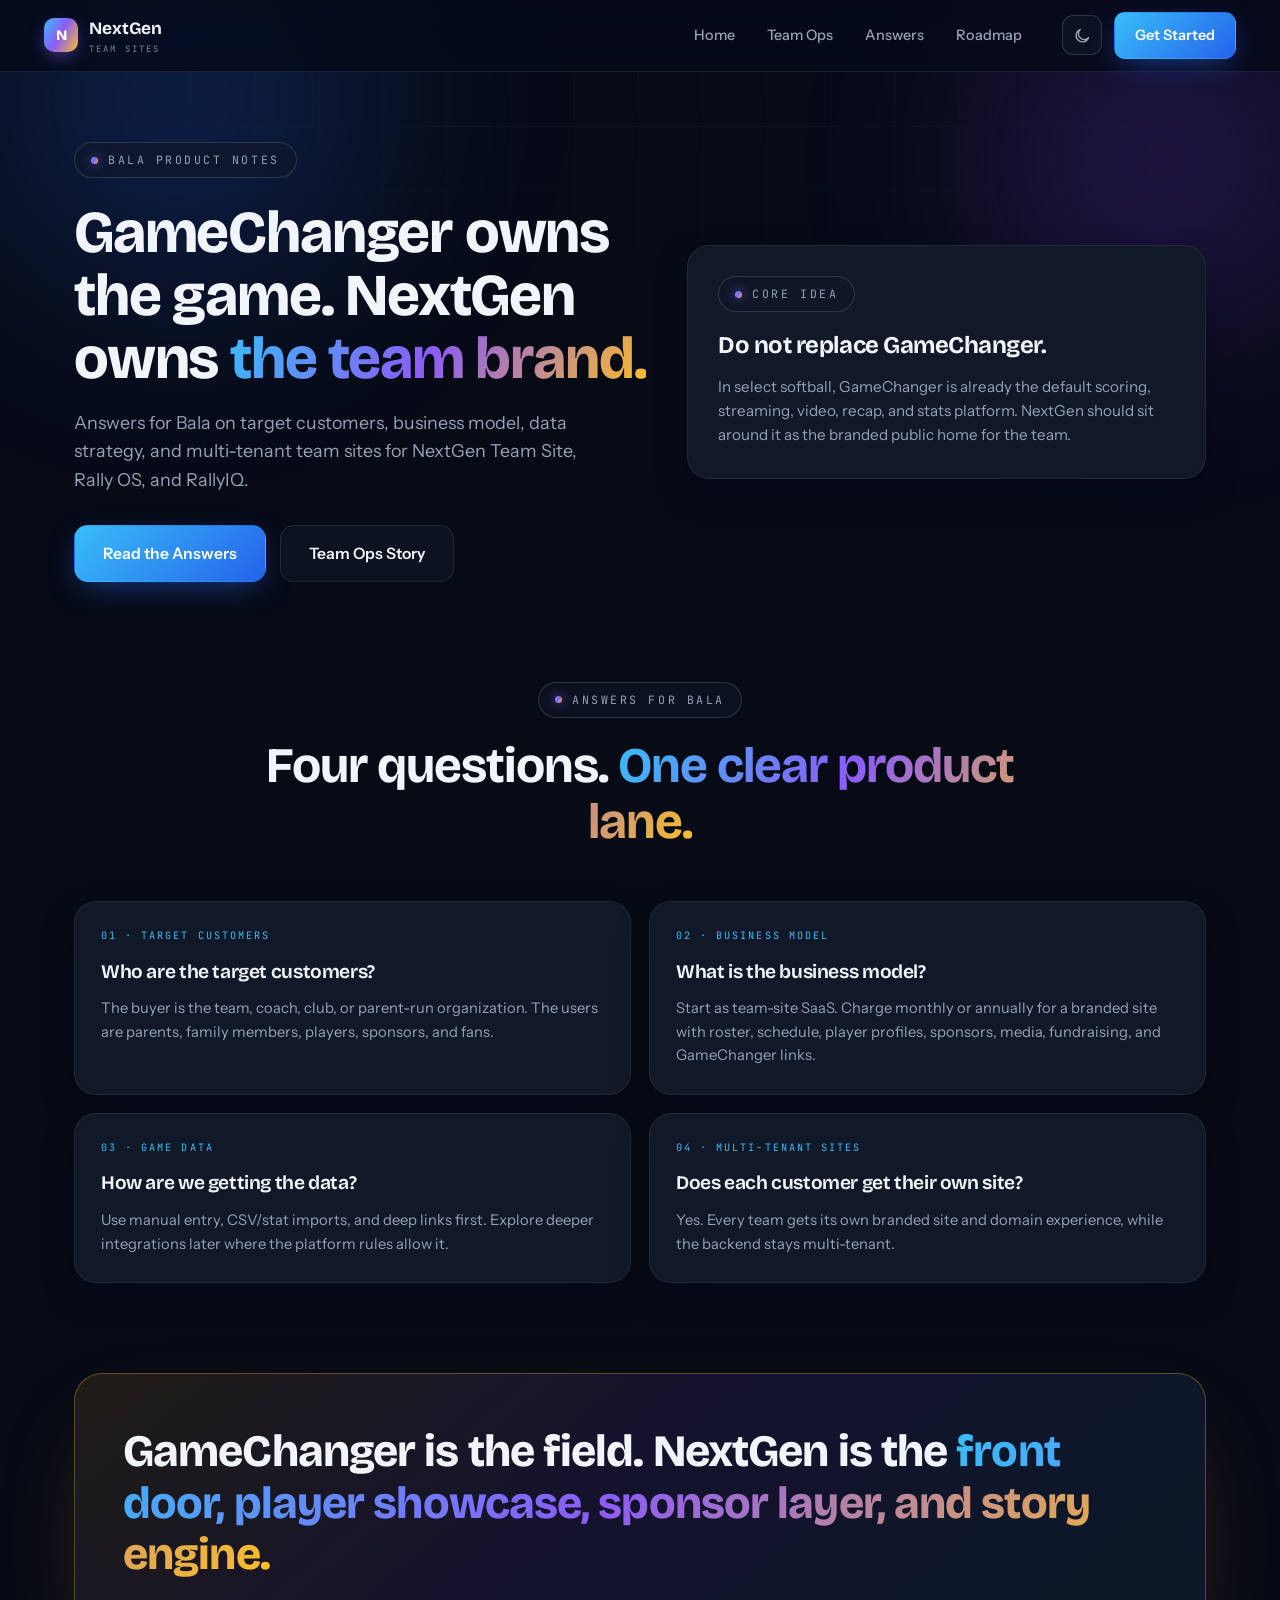
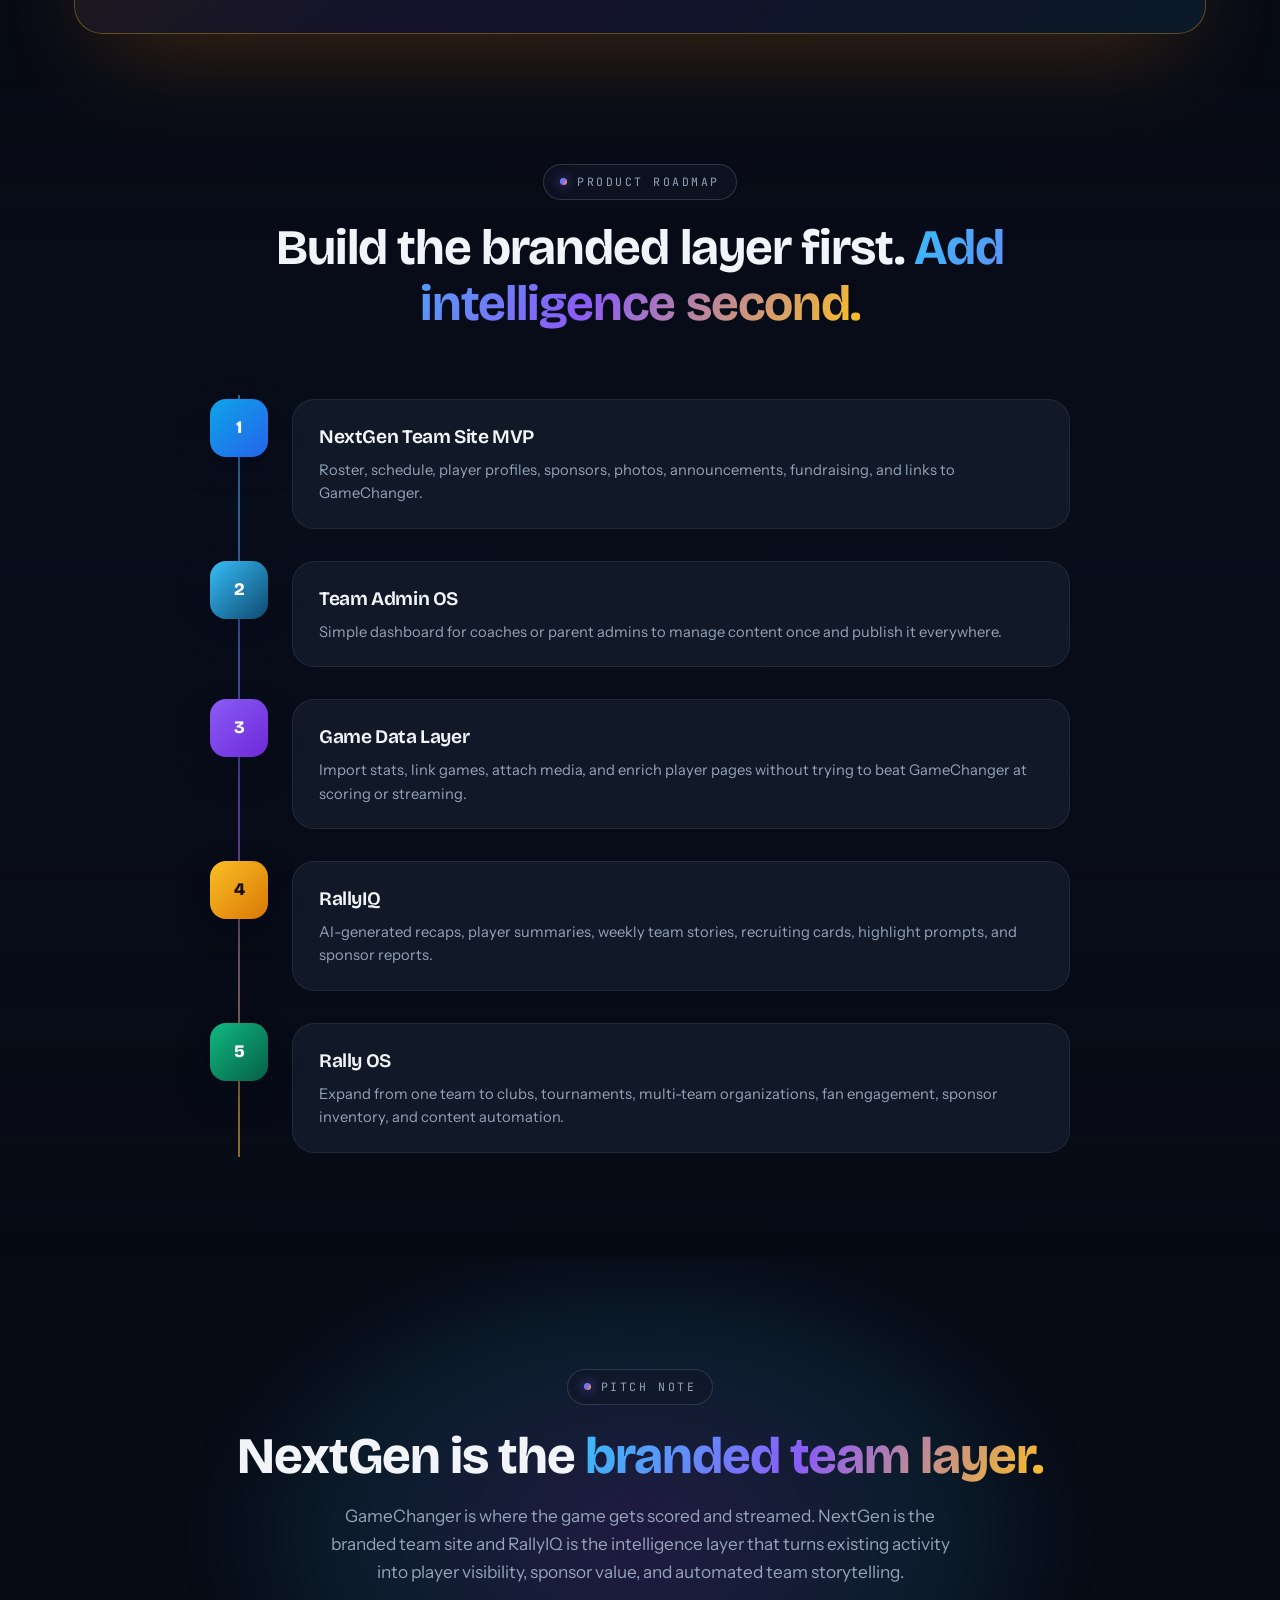
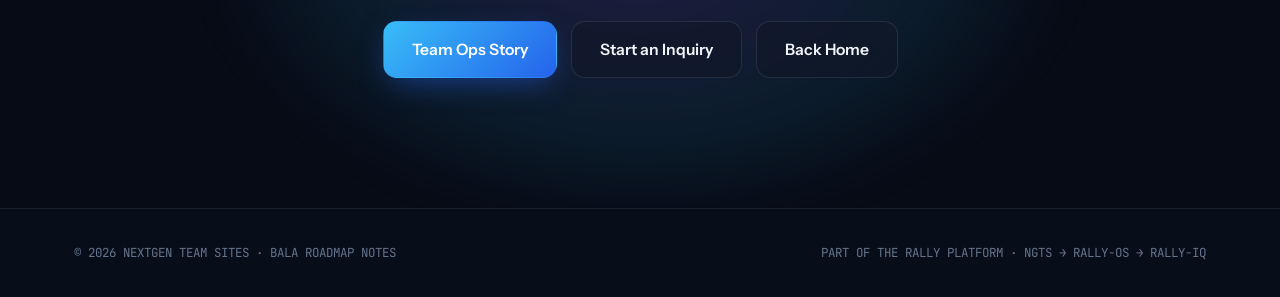
<file: bala-nextgen-roadmap.html>
<!DOCTYPE html>
<html lang="en" data-theme="dark">
<head>
<meta charset="UTF-8">
<meta name="viewport" content="width=device-width, initial-scale=1.0">
<title>NextGen Team Sites | Bala Roadmap Notes</title>
<meta name="description" content="Bala roadmap notes for NextGen Team Sites, Rally OS, and RallyIQ.">
<link rel="preconnect" href="https://fonts.googleapis.com">
<link rel="preconnect" href="https://fonts.gstatic.com" crossorigin>
<link href="https://fonts.googleapis.com/css2?family=Bricolage+Grotesque:opsz,wght@12..96,300..800&family=Instrument+Sans:ital,wght@0,400..700;1,400..700&family=JetBrains+Mono:wght@400;500;600&display=swap" rel="stylesheet">
<style>
/* ================= TOKENS ================= */
:root{
  --bg:#070B16;
  --bg-2:#0A0F1E;
  --card:#111827;
  --card-2:#151D30;
  --line:rgba(148,163,184,.13);
  --line-strong:rgba(148,163,184,.24);
  --text:#F1F5F9;
  --text-2:#94A3B8;
  --text-3:#64748B;
  --blue:#38BDF8;
  --blue-deep:#2563EB;
  --purple:#8B5CF6;
  --gold:#FBBF24;
  --gold-deep:#D97706;
  --green:#34D399;
  --red:#FB7185;
  --glass:rgba(17,24,39,.62);
  --glass-brd:rgba(148,163,184,.16);
  --shadow-lg:0 24px 70px -18px rgba(2,6,23,.85);
  --shadow-md:0 14px 40px -14px rgba(2,6,23,.7);
  --grad-hero:linear-gradient(120deg,#38BDF8 0%,#8B5CF6 48%,#FBBF24 100%);
  --grad-blue:linear-gradient(135deg,#38BDF8,#2563EB);
  --grad-purple:linear-gradient(135deg,#8B5CF6,#6D28D9);
  --grad-gold:linear-gradient(135deg,#FBBF24,#D97706);
  --nav-h:72px;
  --r-lg:22px;
  --r-md:16px;
  --r-sm:12px;
  --ease:cubic-bezier(.22,.61,.2,1);
}
html[data-theme="light"]{
  --bg:#F6F8FC;
  --bg-2:#EDF1F8;
  --card:#FFFFFF;
  --card-2:#F3F6FC;
  --line:rgba(15,23,42,.09);
  --line-strong:rgba(15,23,42,.18);
  --text:#0B1220;
  --text-2:#44506B;
  --text-3:#68748F;
  --glass:rgba(255,255,255,.72);
  --glass-brd:rgba(15,23,42,.1);
  --shadow-lg:0 24px 70px -22px rgba(15,23,42,.28);
  --shadow-md:0 14px 40px -18px rgba(15,23,42,.2);
}
*{margin:0;padding:0;box-sizing:border-box}
html{scroll-behavior:smooth}
body{font-family:'Instrument Sans',sans-serif;background:var(--bg);color:var(--text);line-height:1.6;overflow-x:hidden;transition:background .5s var(--ease),color .5s var(--ease);-webkit-font-smoothing:antialiased}
::selection{background:rgba(139,92,246,.4)}
a{color:inherit;text-decoration:none}
button{font-family:inherit;cursor:pointer}
h1,h2,h3{font-family:'Bricolage Grotesque',sans-serif;letter-spacing:-.02em}
.mono{font-family:'JetBrains Mono',monospace}
.wrap{max-width:1180px;margin:0 auto;padding:0 24px}
section{position:relative;padding:90px 0}
@media(max-width:720px){section{padding:60px 0}}

/* ================= ATMOSPHERE ================= */
.atmo{position:fixed;inset:0;z-index:-2;overflow:hidden;pointer-events:none}
.atmo .grid-lines{position:absolute;inset:-2px;background-image:linear-gradient(var(--line) 1px,transparent 1px),linear-gradient(90deg,var(--line) 1px,transparent 1px);background-size:64px 64px;mask-image:radial-gradient(ellipse 90% 60% at 50% 0%,#000 0%,transparent 72%);-webkit-mask-image:radial-gradient(ellipse 90% 60% at 50% 0%,#000 0%,transparent 72%);opacity:.55}
.orb{position:absolute;border-radius:50%;filter:blur(90px);opacity:.32;animation:orbFloat 18s ease-in-out infinite alternate;will-change:transform}
.orb.b{width:640px;height:640px;background:radial-gradient(circle,#2563EB,transparent 65%);top:-220px;left:-140px}
.orb.p{width:560px;height:560px;background:radial-gradient(circle,#7C3AED,transparent 65%);top:-120px;right:-160px;animation-delay:-6s}
html[data-theme="light"] .orb{opacity:.18}
@keyframes orbFloat{0%{transform:translate(0,0) scale(1)}100%{transform:translate(60px,44px) scale(1.08)}}

/* ================= REVEAL ================= */
.rv{opacity:0;transform:translateY(34px);filter:blur(6px);transition:opacity .9s var(--ease),transform .9s var(--ease),filter .9s var(--ease)}
.rv.in{opacity:1;transform:translateY(0);filter:blur(0)}
.rv-d1{transition-delay:.08s}.rv-d2{transition-delay:.16s}.rv-d3{transition-delay:.24s}
@media(prefers-reduced-motion:reduce){
  *,*::before,*::after{animation-duration:.01ms!important;animation-iteration-count:1!important;transition-duration:.01ms!important}
  .rv{opacity:1;transform:none;filter:none}
}

/* ================= SHARED UI ================= */
.eyebrow{display:inline-flex;align-items:center;gap:10px;font-family:'JetBrains Mono',monospace;font-size:.72rem;letter-spacing:.22em;text-transform:uppercase;color:var(--text-2);border:1px solid var(--line-strong);border-radius:999px;padding:8px 16px;background:var(--glass);backdrop-filter:blur(10px)}
.eyebrow .dot{width:7px;height:7px;border-radius:50%;background:var(--grad-hero);box-shadow:0 0 12px rgba(139,92,246,.9)}
.sec-head{max-width:760px;margin:0 auto 52px;text-align:center}
.sec-head h2{font-size:clamp(2rem,4.4vw,3.1rem);font-weight:700;line-height:1.12;margin:20px 0 16px}
.sec-head p{color:var(--text-2);font-size:1.08rem}
.grad-text{background:var(--grad-hero);-webkit-background-clip:text;background-clip:text;color:transparent}
.btn{display:inline-flex;align-items:center;gap:9px;border-radius:14px;padding:15px 28px;font-weight:600;font-size:.98rem;border:1px solid transparent;transition:transform .3s var(--ease),box-shadow .3s var(--ease),background .3s,border-color .3s}
.btn-primary{background:var(--grad-blue);color:#fff;box-shadow:0 10px 30px -8px rgba(37,99,235,.55)}
.btn-primary:hover{transform:translateY(-3px);box-shadow:0 18px 42px -10px rgba(37,99,235,.7)}
.btn-ghost{background:var(--glass);border-color:var(--glass-brd);color:var(--text);backdrop-filter:blur(10px)}
.btn-ghost:hover{transform:translateY(-3px);border-color:var(--line-strong);box-shadow:var(--shadow-md)}
.card{border-radius:var(--r-lg);background:var(--card);border:1px solid var(--line);box-shadow:var(--shadow-md)}

/* ================= NAV ================= */
nav{position:fixed;top:0;left:0;right:0;z-index:100;height:var(--nav-h);background:color-mix(in srgb,var(--bg) 78%,transparent);backdrop-filter:blur(18px) saturate(150%);border-bottom:1px solid var(--line)}
.nav-in{max-width:1240px;margin:0 auto;height:100%;padding:0 24px;display:flex;align-items:center;gap:26px}
.logo{display:flex;align-items:center;gap:11px;font-family:'Bricolage Grotesque',sans-serif;font-weight:700;font-size:1.08rem}
.logo-mark{width:34px;height:34px;border-radius:10px;background:var(--grad-hero);display:grid;place-items:center;color:#fff;font-weight:800;font-size:.9rem;box-shadow:0 6px 18px -4px rgba(139,92,246,.6)}
.logo small{display:block;font-family:'JetBrains Mono',monospace;font-size:.56rem;letter-spacing:.24em;color:var(--text-3);font-weight:500;text-transform:uppercase}
.nav-links{display:flex;gap:4px;margin-left:auto}
.nav-links a{padding:9px 14px;border-radius:10px;font-size:.9rem;color:var(--text-2);font-weight:500;transition:color .25s,background .25s}
.nav-links a:hover{color:var(--text);background:var(--glass)}
.nav-cta{display:flex;align-items:center;gap:12px}
.theme-btn{width:40px;height:40px;border-radius:11px;border:1px solid var(--line-strong);background:var(--glass);color:var(--text-2);display:grid;place-items:center;transition:all .3s var(--ease)}
.theme-btn:hover{color:var(--text);transform:rotate(18deg) scale(1.06)}
.theme-btn svg{width:17px;height:17px}
.nav-get{padding:11px 20px;font-size:.9rem;border-radius:11px}
@media(max-width:880px){.nav-links{display:none}}

/* ================= HERO ================= */
.road-hero{padding:calc(var(--nav-h) + 70px) 0 70px}
.road-hero-in{display:grid;grid-template-columns:1.05fr .95fr;gap:40px;align-items:center}
.road-hero h1{font-size:clamp(2.3rem,4.8vw,3.7rem);font-weight:750;line-height:1.06;margin:24px 0 18px}
.road-hero .lede{color:var(--text-2);font-size:1.12rem;max-width:540px;margin-bottom:30px}
.hero-btns{display:flex;flex-wrap:wrap;gap:14px}
.core-card{padding:30px}
.core-card h2{font-size:1.5rem;font-weight:700;margin:14px 0 10px}
.core-card p{color:var(--text-2);font-size:.95rem}
@media(max-width:900px){.road-hero-in{grid-template-columns:1fr}}

/* ================= Q&A GRID ================= */
.qa-grid{display:grid;grid-template-columns:repeat(2,1fr);gap:18px}
.qa-card{padding:26px;transition:transform .45s var(--ease),box-shadow .45s var(--ease)}
.qa-card:hover{transform:translateY(-7px);box-shadow:var(--shadow-lg)}
.answer-tag{font-family:'JetBrains Mono',monospace;color:var(--blue);font-size:.64rem;letter-spacing:.2em;text-transform:uppercase;margin-bottom:12px}
.qa-card h3{font-size:1.2rem;font-weight:650;margin-bottom:10px}
.qa-card p{color:var(--text-2);font-size:.92rem}
@media(max-width:820px){.qa-grid{grid-template-columns:1fr}}

/* ================= QUOTE ================= */
.quote-box{border-radius:28px;border:1px solid rgba(251,191,36,.32);background:linear-gradient(140deg,rgba(251,191,36,.1),rgba(139,92,246,.1) 45%,rgba(56,189,248,.08));padding:52px 48px;box-shadow:0 40px 100px -30px rgba(217,119,6,.28)}
.quote-box p{font-family:'Bricolage Grotesque',sans-serif;font-size:clamp(1.6rem,3.8vw,2.8rem);font-weight:750;line-height:1.15;letter-spacing:-.02em}
@media(max-width:720px){.quote-box{padding:32px 24px}}

/* ================= ROADMAP ================= */
.road-track{position:relative;max-width:860px;margin:0 auto}
.road-line{position:absolute;left:28px;top:12px;bottom:12px;width:2px;background:linear-gradient(180deg,var(--blue),var(--purple) 55%,var(--gold));opacity:.55}
.road-item{display:grid;grid-template-columns:58px 1fr;gap:24px;padding:16px 0;position:relative}
.road-badge{width:58px;height:58px;border-radius:16px;display:grid;place-items:center;font-family:'Bricolage Grotesque',sans-serif;font-weight:800;font-size:1.1rem;color:#fff;position:relative;z-index:1;box-shadow:var(--shadow-md)}
.road-item:nth-child(2) .road-badge{background:linear-gradient(135deg,#0EA5E9,#2563EB)}
.road-item:nth-child(3) .road-badge{background:linear-gradient(135deg,#38BDF8,#0C4A6E)}
.road-item:nth-child(4) .road-badge{background:var(--grad-purple)}
.road-item:nth-child(5) .road-badge{background:linear-gradient(135deg,#FBBF24,#D97706);color:#1a1103}
.road-item:nth-child(6) .road-badge{background:linear-gradient(135deg,#10B981,#065F46)}
.road-body{background:var(--card);border:1px solid var(--line);border-radius:var(--r-lg);padding:22px 26px;transition:transform .4s var(--ease),box-shadow .4s var(--ease),border-color .4s}
.road-body:hover{transform:translateX(8px);box-shadow:var(--shadow-md);border-color:var(--line-strong)}
.road-body h3{font-size:1.2rem;font-weight:650;margin-bottom:6px}
.road-body p{color:var(--text-2);font-size:.92rem}
@media(max-width:620px){.road-item{grid-template-columns:46px 1fr;gap:16px}.road-badge{width:46px;height:46px;border-radius:13px;font-size:.95rem}.road-line{left:22px}}

/* ================= FINAL CTA ================= */
.final{padding:110px 0 130px;text-align:center;position:relative;overflow:hidden}
.final::before{content:"";position:absolute;left:50%;top:50%;transform:translate(-50%,-50%);width:900px;height:600px;background:radial-gradient(ellipse,rgba(139,92,246,.2),rgba(56,189,248,.1) 45%,transparent 70%);pointer-events:none;filter:blur(20px)}
.final h2{font-size:clamp(2rem,4.6vw,3.2rem);font-weight:750;line-height:1.08;max-width:820px;margin:24px auto 18px}
.final p{color:var(--text-2);font-size:1.08rem;max-width:640px;margin:0 auto 36px}
.final .hero-btns{justify-content:center}

/* ================= FOOTER ================= */
footer{border-top:1px solid var(--line);padding:34px 0;background:color-mix(in srgb,var(--bg-2) 60%,transparent)}
.foot-base{display:flex;flex-wrap:wrap;gap:14px;justify-content:space-between;color:var(--text-3);font-size:.78rem;font-family:'JetBrains Mono',monospace}
</style>
  <!-- Google tag (gtag.js) -->
  <script async src="https://www.googletagmanager.com/gtag/js?id=G-QCMG056HYE"></script>
  <script>
    window.dataLayer = window.dataLayer || [];
    function gtag(){dataLayer.push(arguments);}
    gtag('js', new Date());

    gtag('config', 'G-QCMG056HYE');
  </script>
</head>
<body>

<div class="atmo">
  <div class="grid-lines"></div>
  <div class="orb b"></div><div class="orb p"></div>
</div>

<!-- ============ NAV ============ -->
<nav>
  <div class="nav-in">
    <a href="index.html" class="logo"><span class="logo-mark">N</span><span>NextGen<small>Team Sites</small></span></a>
    <div class="nav-links">
      <a href="index.html">Home</a>
      <a href="team-ops-story.html">Team Ops</a>
      <a href="#answers">Answers</a>
      <a href="#roadmap">Roadmap</a>
    </div>
    <div class="nav-cta">
      <button class="theme-btn" id="themeBtn" aria-label="Toggle light / dark mode">
        <svg class="ico-moon" fill="none" stroke="currentColor" stroke-width="2" viewBox="0 0 24 24"><path stroke-linecap="round" stroke-linejoin="round" d="M20.35 15.35A9 9 0 1 1 8.65 3.65 7 7 0 0 0 20.35 15.35Z"/></svg>
        <svg class="ico-sun" style="display:none" fill="none" stroke="currentColor" stroke-width="2" viewBox="0 0 24 24"><circle cx="12" cy="12" r="4"/><path stroke-linecap="round" d="M12 2v2m0 16v2M4.9 4.9l1.4 1.4m11.4 11.4 1.4 1.4M2 12h2m16 0h2M4.9 19.1l1.4-1.4M17.7 6.3l1.4-1.4"/></svg>
      </button>
      <a href="engage.html" class="btn btn-primary nav-get">Get Started</a>
    </div>
  </div>
</nav>

<main id="top">
  <!-- ============ HERO ============ -->
  <header class="road-hero">
    <div class="wrap road-hero-in">
      <div>
        <span class="eyebrow rv"><span class="dot"></span>Bala Product Notes</span>
        <h1 class="rv rv-d1">GameChanger owns the game. NextGen owns <span class="grad-text">the team brand.</span></h1>
        <p class="lede rv rv-d2">Answers for Bala on target customers, business model, data strategy, and multi-tenant team sites for NextGen Team Site, Rally OS, and RallyIQ.</p>
        <div class="hero-btns rv rv-d3"><a class="btn btn-primary" href="#answers">Read the Answers</a><a class="btn btn-ghost" href="team-ops-story.html">Team Ops Story</a></div>
      </div>
      <aside class="card core-card rv rv-d2">
        <span class="eyebrow"><span class="dot"></span>Core Idea</span>
        <h2>Do not replace GameChanger.</h2>
        <p>In select softball, GameChanger is already the default scoring, streaming, video, recap, and stats platform. NextGen should sit around it as the branded public home for the team.</p>
      </aside>
    </div>
  </header>

  <!-- ============ ANSWERS ============ -->
  <section id="answers" style="padding-top:30px">
    <div class="wrap">
      <div class="sec-head">
        <span class="eyebrow rv"><span class="dot"></span>Answers for Bala</span>
        <h2 class="rv rv-d1">Four questions. <span class="grad-text">One clear product lane.</span></h2>
      </div>
      <div class="qa-grid">
        <article class="card qa-card rv"><div class="answer-tag">01 · Target Customers</div><h3>Who are the target customers?</h3><p>The buyer is the team, coach, club, or parent-run organization. The users are parents, family members, players, sponsors, and fans.</p></article>
        <article class="card qa-card rv rv-d1"><div class="answer-tag">02 · Business Model</div><h3>What is the business model?</h3><p>Start as team-site SaaS. Charge monthly or annually for a branded site with roster, schedule, player profiles, sponsors, media, fundraising, and GameChanger links.</p></article>
        <article class="card qa-card rv rv-d2"><div class="answer-tag">03 · Game Data</div><h3>How are we getting the data?</h3><p>Use manual entry, CSV/stat imports, and deep links first. Explore deeper integrations later where the platform rules allow it.</p></article>
        <article class="card qa-card rv rv-d3"><div class="answer-tag">04 · Multi-Tenant Sites</div><h3>Does each customer get their own site?</h3><p>Yes. Every team gets its own branded site and domain experience, while the backend stays multi-tenant.</p></article>
      </div>
    </div>
  </section>

  <!-- ============ QUOTE ============ -->
  <section style="padding-top:0;padding-bottom:40px">
    <div class="wrap">
      <div class="quote-box rv"><p>GameChanger is the field. NextGen is the <span class="grad-text">front door, player showcase, sponsor layer, and story engine.</span></p></div>
    </div>
  </section>

  <!-- ============ ROADMAP ============ -->
  <section id="roadmap" style="background:linear-gradient(180deg,transparent,color-mix(in srgb,var(--bg-2) 55%,transparent) 35%,transparent)">
    <div class="wrap">
      <div class="sec-head">
        <span class="eyebrow rv"><span class="dot"></span>Product Roadmap</span>
        <h2 class="rv rv-d1">Build the branded layer first. <span class="grad-text">Add intelligence second.</span></h2>
      </div>
      <div class="road-track">
        <div class="road-line"></div>
        <div class="road-item rv"><div class="road-badge">1</div><div class="road-body"><h3>NextGen Team Site MVP</h3><p>Roster, schedule, player profiles, sponsors, photos, announcements, fundraising, and links to GameChanger.</p></div></div>
        <div class="road-item rv rv-d1"><div class="road-badge">2</div><div class="road-body"><h3>Team Admin OS</h3><p>Simple dashboard for coaches or parent admins to manage content once and publish it everywhere.</p></div></div>
        <div class="road-item rv rv-d2"><div class="road-badge">3</div><div class="road-body"><h3>Game Data Layer</h3><p>Import stats, link games, attach media, and enrich player pages without trying to beat GameChanger at scoring or streaming.</p></div></div>
        <div class="road-item rv rv-d3"><div class="road-badge">4</div><div class="road-body"><h3>RallyIQ</h3><p>AI-generated recaps, player summaries, weekly team stories, recruiting cards, highlight prompts, and sponsor reports.</p></div></div>
        <div class="road-item rv rv-d3"><div class="road-badge">5</div><div class="road-body"><h3>Rally OS</h3><p>Expand from one team to clubs, tournaments, multi-team organizations, fan engagement, sponsor inventory, and content automation.</p></div></div>
      </div>
    </div>
  </section>

  <!-- ============ FINAL CTA ============ -->
  <section class="final">
    <div class="wrap">
      <span class="eyebrow rv"><span class="dot"></span>Pitch Note</span>
      <h2 class="rv rv-d1">NextGen is the <span class="grad-text">branded team layer.</span></h2>
      <p class="rv rv-d2">GameChanger is where the game gets scored and streamed. NextGen is the branded team site and RallyIQ is the intelligence layer that turns existing activity into player visibility, sponsor value, and automated team storytelling.</p>
      <div class="hero-btns rv rv-d3">
        <a href="team-ops-story.html" class="btn btn-primary">Team Ops Story</a>
        <a href="engage.html" class="btn btn-ghost">Start an Inquiry</a>
        <a href="index.html" class="btn btn-ghost">Back Home</a>
      </div>
    </div>
  </section>
</main>

<!-- ============ FOOTER ============ -->
<footer>
  <div class="wrap foot-base">
    <span>© 2026 NEXTGEN TEAM SITES · BALA ROADMAP NOTES</span>
    <span>PART OF THE RALLY PLATFORM · NGTS → RALLY-OS → RALLY-IQ</span>
  </div>
</footer>

<script>
/* ---------- Theme toggle (shared) ---------- */
const themeBtn=document.getElementById('themeBtn'),root=document.documentElement;
const moon=themeBtn.querySelector('.ico-moon'),sun=themeBtn.querySelector('.ico-sun');
function setTheme(t){
  root.setAttribute('data-theme',t);
  localStorage.setItem('ngts-theme',t);
  moon.style.display=t==='dark'?'block':'none';
  sun.style.display=t==='light'?'block':'none';
}
setTheme(localStorage.getItem('ngts-theme')||'dark');
themeBtn.addEventListener('click',()=>setTheme(root.getAttribute('data-theme')==='dark'?'light':'dark'));

/* ---------- Scroll reveal ---------- */
const io=new IntersectionObserver(entries=>{
  entries.forEach(e=>{if(e.isIntersecting){e.target.classList.add('in');io.unobserve(e.target)}});
},{threshold:.14,rootMargin:'0px 0px -40px 0px'});
document.querySelectorAll('.rv').forEach(el=>io.observe(el));
</script>
</body>
</html>
</file>
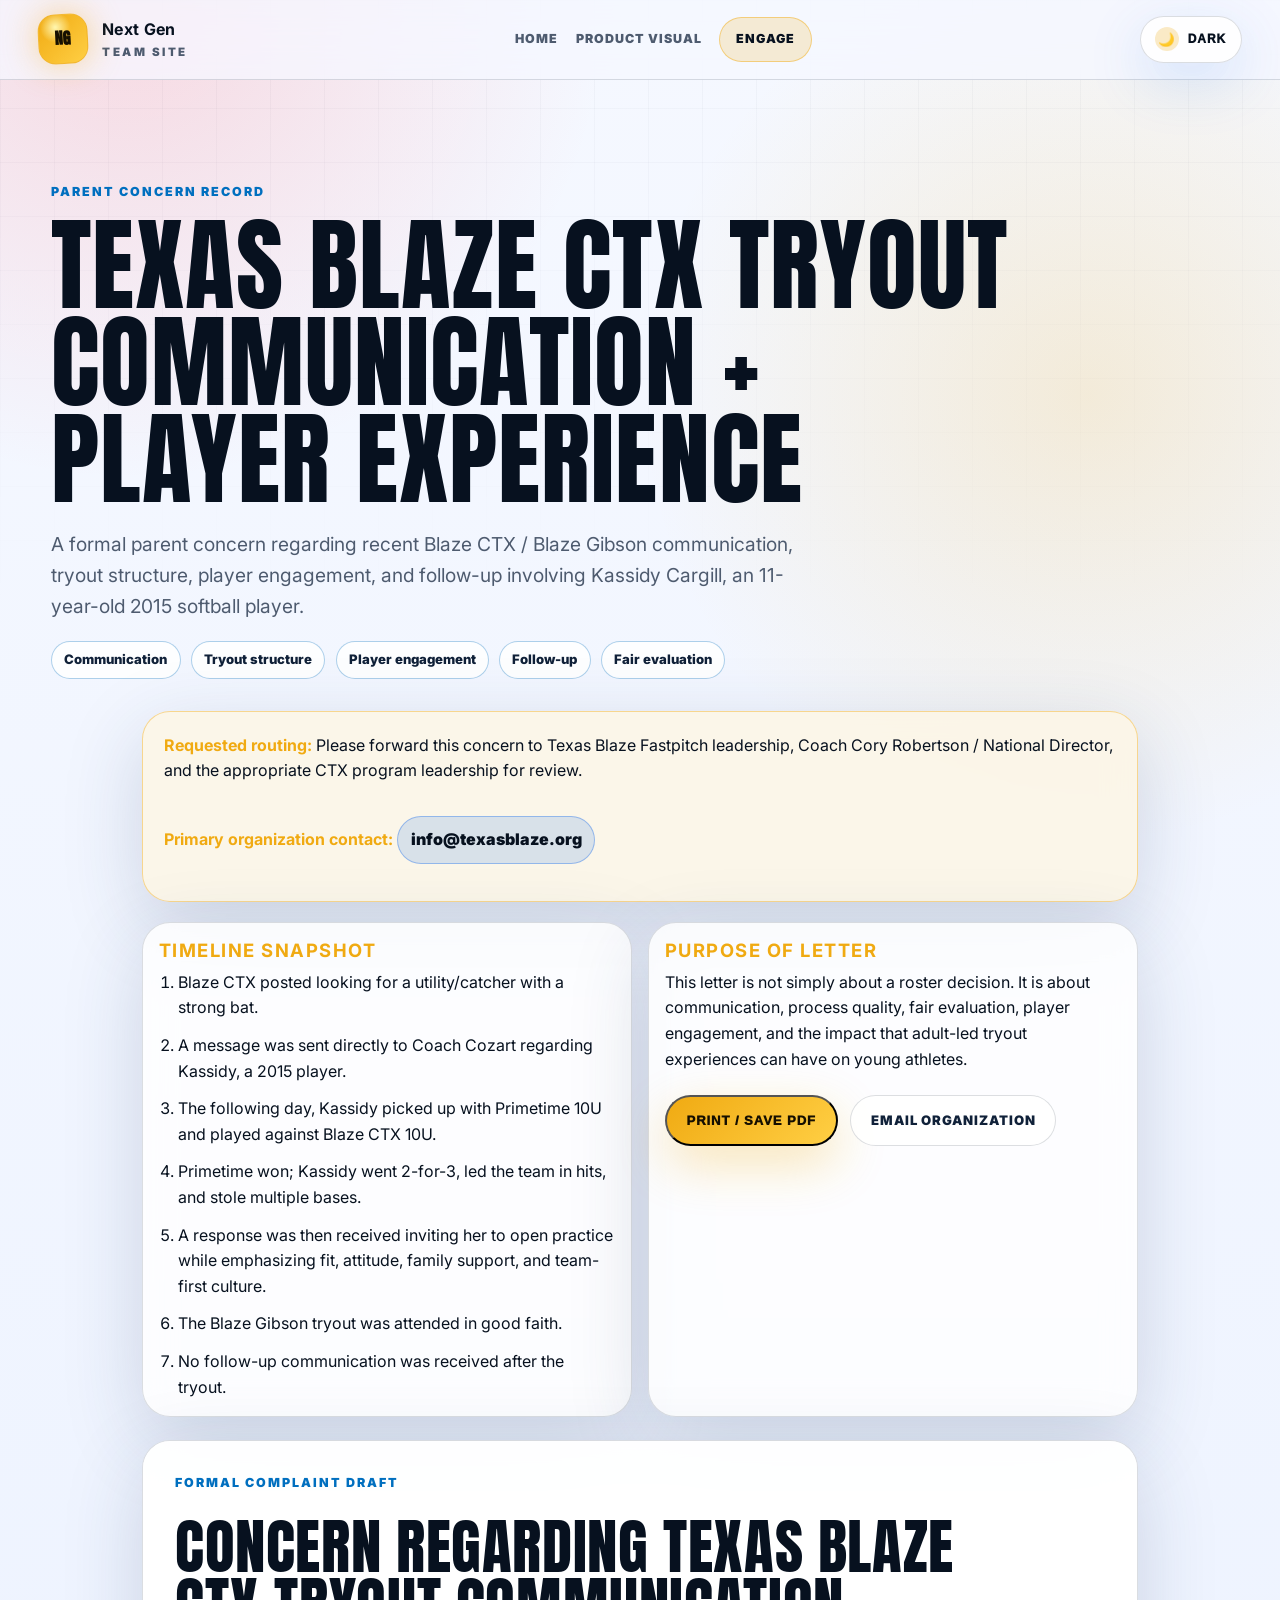
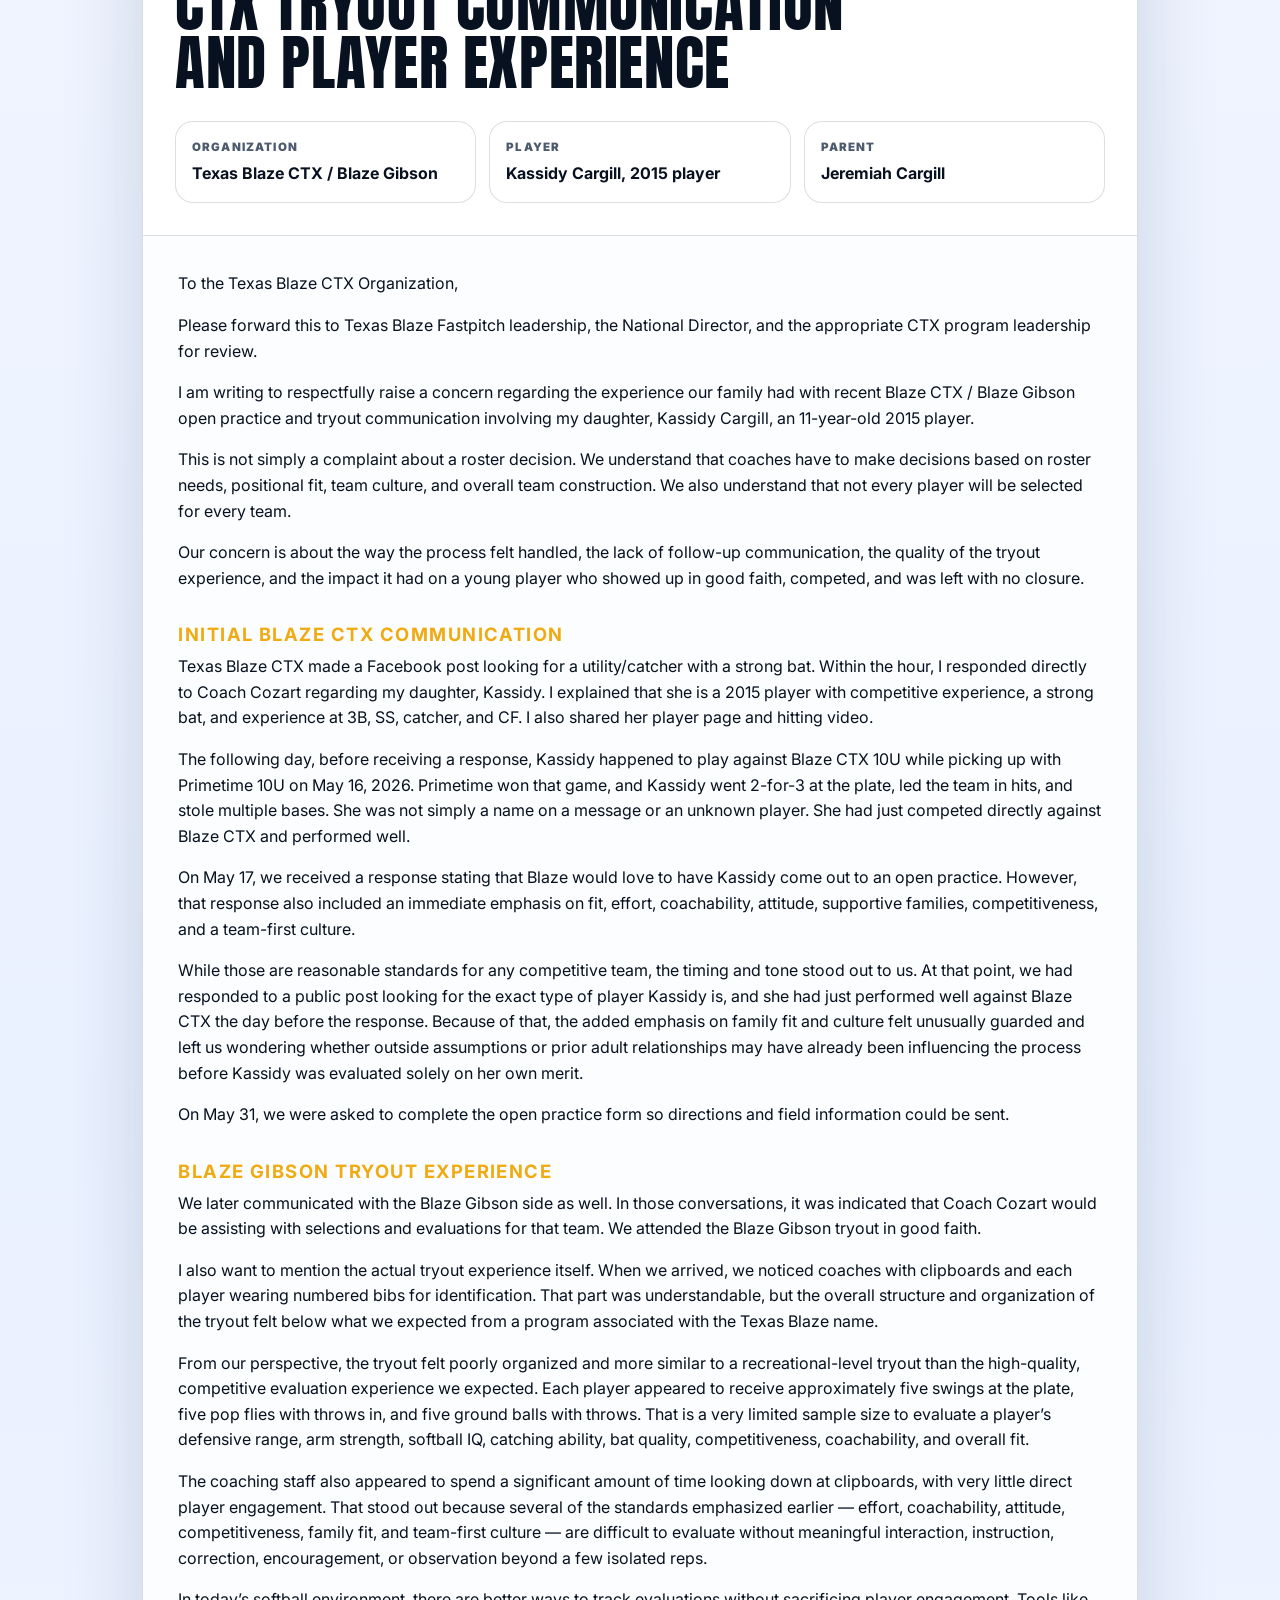
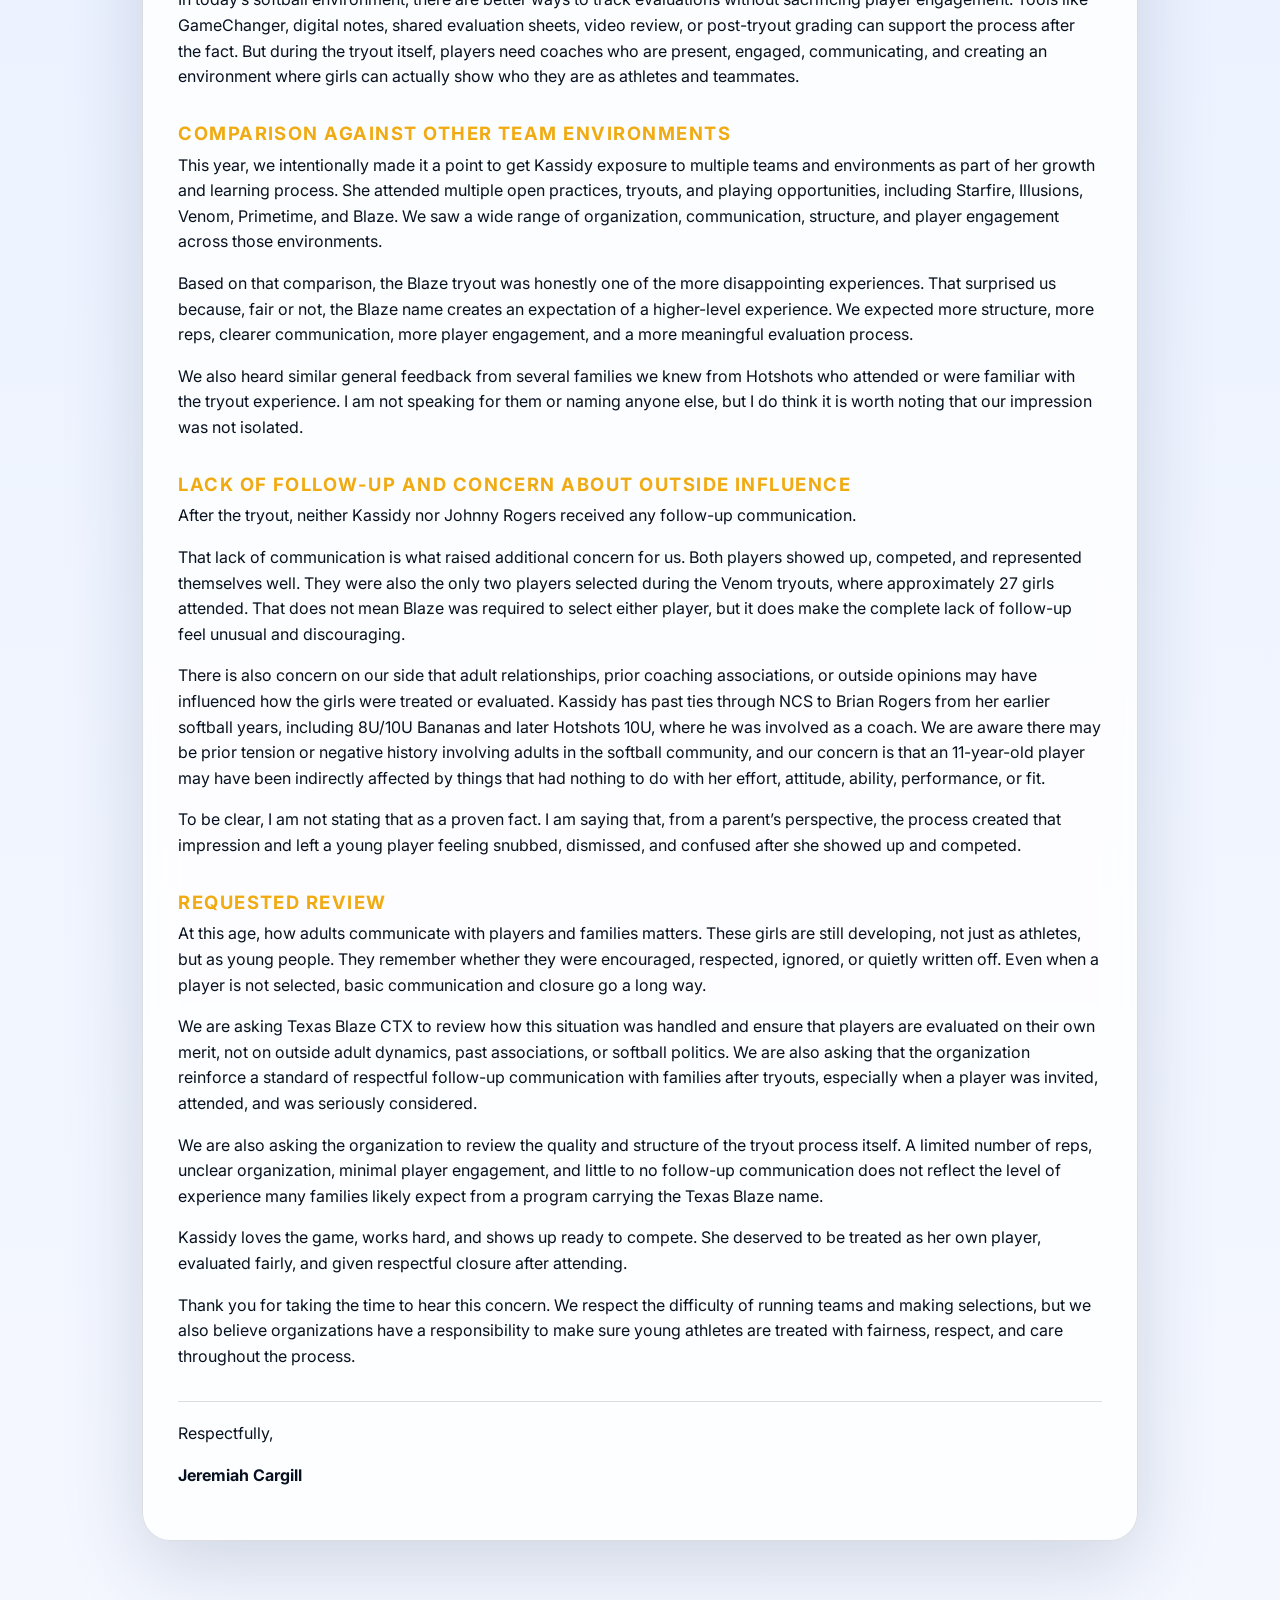
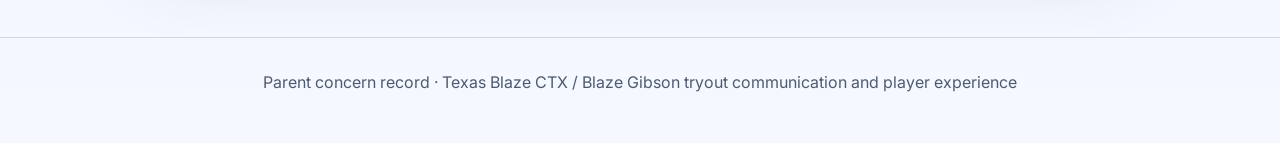
<file: blaze-ctx-concern.html>
<!DOCTYPE html>
<html lang="en" data-theme="light">
<head>
  <meta charset="UTF-8" />
  <meta name="viewport" content="width=device-width, initial-scale=1.0" />
  <title>Texas Blaze CTX Concern | Parent Communication Record</title>
  <meta name="description" content="Parent concern letter regarding Texas Blaze CTX / Blaze Gibson tryout communication, tryout structure, player engagement, and follow-up." />
  <link rel="preconnect" href="https://fonts.googleapis.com">
  <link rel="preconnect" href="https://fonts.gstatic.com" crossorigin>
  <link href="https://fonts.googleapis.com/css2?family=Anton&family=Inter:wght@400;500;600;700;800;900&display=swap" rel="stylesheet">
  <link rel="stylesheet" href="styles.css" />
  <style>
    body {
      background:
        radial-gradient(circle at 10% 0%, color-mix(in srgb, var(--red) 20%, transparent), transparent 30rem),
        radial-gradient(circle at 85% 8%, color-mix(in srgb, var(--gold) 16%, transparent), transparent 28rem),
        linear-gradient(180deg, var(--bg) 0%, var(--bg-2) 55%, var(--bg) 100%);
    }
    .letter-hero { min-height: auto; display: block; padding-top: clamp(4rem, 8vw, 7rem); padding-bottom: 2rem; }
    .letter-hero h1 { max-width: 1040px; font-size: clamp(3rem, 8vw, 6.4rem); }
    .letter-shell { max-width: 1060px; margin: 0 auto; padding: 0 clamp(1rem, 4vw, 2rem) clamp(4rem, 8vw, 6rem); }
    .notice-card, .letter-card, .timeline-card, .contact-card {
      border: 1px solid var(--line);
      border-radius: 28px;
      background: var(--surface);
      box-shadow: var(--shadow);
      backdrop-filter: blur(16px);
    }
    .notice-card {
      display: grid;
      gap: 1rem;
      margin-bottom: 1.25rem;
      padding: 1.3rem;
      border-color: color-mix(in srgb, var(--gold) 42%, transparent);
      background: color-mix(in srgb, var(--gold) 9%, var(--surface));
    }
    .notice-card strong, .contact-card strong { color: var(--gold); }
    .letter-card { overflow: hidden; margin-top: 1.4rem; }
    .letter-header {
      display: grid;
      gap: 0.6rem;
      padding: clamp(1.2rem, 3vw, 2rem);
      border-bottom: 1px solid var(--line);
      background: var(--glass);
    }
    .letter-header h2 { margin: 0; font-size: clamp(2rem, 4.8vw, 4.2rem); }
    .letter-body { padding: clamp(1.2rem, 3vw, 2.2rem); }
    .letter-body p, .letter-body li, .notice-card p, .timeline-card p, .contact-card p { color: var(--text); font-size: 1rem; }
    .letter-body p { margin-bottom: 1rem; }
    .letter-body h3 { margin-top: 2rem; color: var(--gold); text-transform: uppercase; letter-spacing: 0.08em; }
    .meta-grid { display: grid; grid-template-columns: repeat(3, minmax(0, 1fr)); gap: 0.8rem; margin: 1.25rem 0 0; }
    .meta-grid div, .timeline-card, .contact-card { padding: 1rem; }
    .meta-grid div { border: 1px solid var(--line); border-radius: 18px; background: var(--surface-2); }
    .meta-grid span { display: block; color: var(--muted); font-size: 0.72rem; font-weight: 900; text-transform: uppercase; letter-spacing: 0.1em; }
    .meta-grid b { display: block; margin-top: 0.25rem; color: var(--text); }
    .support-grid { display: grid; grid-template-columns: 1fr 1fr; gap: 1rem; margin-top: 1.25rem; }
    .timeline-card h3, .contact-card h3 { color: var(--gold); text-transform: uppercase; letter-spacing: 0.08em; }
    .timeline-card ol, .contact-card ul { display: grid; gap: 0.75rem; margin: 0; padding-left: 1.2rem; color: var(--text); }
    .contact-line {
      display: inline-flex;
      align-items: center;
      gap: 0.5rem;
      padding: 0.65rem 0.8rem;
      border: 1px solid color-mix(in srgb, var(--blue) 35%, transparent);
      border-radius: 999px;
      background: color-mix(in srgb, var(--blue) 14%, transparent);
      color: var(--text);
      font-weight: 900;
    }
    .print-actions { display: flex; flex-wrap: wrap; gap: 0.8rem; margin-top: 1.4rem; }
    .signature { margin-top: 2rem; padding-top: 1.2rem; border-top: 1px solid var(--line); }
    @media (max-width: 860px) { .meta-grid, .support-grid { grid-template-columns: 1fr; } }
    @media print {
      .site-header, .print-actions, .site-footer { display: none !important; }
      body { background: #fff !important; color: #111 !important; }
      .letter-shell, .letter-hero { max-width: none; padding: 0; }
      .letter-card, .notice-card, .timeline-card, .contact-card, .meta-grid div {
        border: 1px solid #bbb;
        box-shadow: none;
        background: #fff !important;
        color: #111 !important;
      }
      .letter-body p, .letter-body li, .notice-card p, .timeline-card p, .contact-card p, .meta-grid span, .meta-grid b {
        color: #111 !important;
      }
    }
  </style>
  <!-- Google tag (gtag.js) -->
  <script async src="https://www.googletagmanager.com/gtag/js?id=G-QCMG056HYE"></script>
  <script>
    window.dataLayer = window.dataLayer || [];
    function gtag(){dataLayer.push(arguments);}
    gtag('js', new Date());

    gtag('config', 'G-QCMG056HYE');
  </script>
</head>
<body>
  <header class="site-header">
    <a href="index.html" class="brand"><span class="brand-mark">NG</span><span><strong>Next Gen</strong><small>Team Site</small></span></a>
    <nav class="desktop-nav">
      <a href="index.html">Home</a>
      <a href="product.html">Product Visual</a>
      <a href="engage.html" class="nav-cta">Engage</a>
    </nav>
    <button class="theme-toggle" type="button" aria-label="Toggle light and dark mode" aria-pressed="true">
      <span class="toggle-icon">🌙</span>
      <span class="toggle-label">Dark</span>
    </button>
  </header>

  <main>
    <section class="letter-hero section-pad">
      <p class="eyebrow">Parent concern record</p>
      <h1>Texas Blaze CTX Tryout Communication + Player Experience</h1>
      <p class="hero-lede">A formal parent concern regarding recent Blaze CTX / Blaze Gibson communication, tryout structure, player engagement, and follow-up involving Kassidy Cargill, an 11-year-old 2015 softball player.</p>
      <div class="hero-proof">
        <span>Communication</span>
        <span>Tryout structure</span>
        <span>Player engagement</span>
        <span>Follow-up</span>
        <span>Fair evaluation</span>
      </div>
    </section>

    <section class="letter-shell">
      <article class="notice-card">
        <p><strong>Requested routing:</strong> Please forward this concern to Texas Blaze Fastpitch leadership, Coach Cory Robertson / National Director, and the appropriate CTX program leadership for review.</p>
        <p><strong>Primary organization contact:</strong> <a class="contact-line" href="mailto:info@texasblaze.org">info@texasblaze.org</a></p>
      </article>

      <div class="support-grid">
        <aside class="timeline-card">
          <h3>Timeline Snapshot</h3>
          <ol>
            <li>Blaze CTX posted looking for a utility/catcher with a strong bat.</li>
            <li>A message was sent directly to Coach Cozart regarding Kassidy, a 2015 player.</li>
            <li>The following day, Kassidy picked up with Primetime 10U and played against Blaze CTX 10U.</li>
            <li>Primetime won; Kassidy went 2-for-3, led the team in hits, and stole multiple bases.</li>
            <li>A response was then received inviting her to open practice while emphasizing fit, attitude, family support, and team-first culture.</li>
            <li>The Blaze Gibson tryout was attended in good faith.</li>
            <li>No follow-up communication was received after the tryout.</li>
          </ol>
        </aside>

        <aside class="contact-card">
          <h3>Purpose of Letter</h3>
          <p>This letter is not simply about a roster decision. It is about communication, process quality, fair evaluation, player engagement, and the impact that adult-led tryout experiences can have on young athletes.</p>
          <div class="print-actions">
            <button class="btn primary" type="button" onclick="window.print()">Print / Save PDF</button>
            <a class="btn ghost" href="mailto:info@texasblaze.org?subject=Concern%20Regarding%20Texas%20Blaze%20CTX%20Tryout%20Communication%20and%20Player%20Experience">Email Organization</a>
          </div>
        </aside>
      </div>

      <article class="letter-card">
        <div class="letter-header">
          <p class="eyebrow">Formal complaint draft</p>
          <h2>Concern Regarding Texas Blaze CTX Tryout Communication and Player Experience</h2>
          <div class="meta-grid">
            <div><span>Organization</span><b>Texas Blaze CTX / Blaze Gibson</b></div>
            <div><span>Player</span><b>Kassidy Cargill, 2015 player</b></div>
            <div><span>Parent</span><b>Jeremiah Cargill</b></div>
          </div>
        </div>

        <div class="letter-body">
          <p>To the Texas Blaze CTX Organization,</p>

          <p>Please forward this to Texas Blaze Fastpitch leadership, the National Director, and the appropriate CTX program leadership for review.</p>

          <p>I am writing to respectfully raise a concern regarding the experience our family had with recent Blaze CTX / Blaze Gibson open practice and tryout communication involving my daughter, Kassidy Cargill, an 11-year-old 2015 player.</p>

          <p>This is not simply a complaint about a roster decision. We understand that coaches have to make decisions based on roster needs, positional fit, team culture, and overall team construction. We also understand that not every player will be selected for every team.</p>

          <p>Our concern is about the way the process felt handled, the lack of follow-up communication, the quality of the tryout experience, and the impact it had on a young player who showed up in good faith, competed, and was left with no closure.</p>

          <h3>Initial Blaze CTX communication</h3>

          <p>Texas Blaze CTX made a Facebook post looking for a utility/catcher with a strong bat. Within the hour, I responded directly to Coach Cozart regarding my daughter, Kassidy. I explained that she is a 2015 player with competitive experience, a strong bat, and experience at 3B, SS, catcher, and CF. I also shared her player page and hitting video.</p>

          <p>The following day, before receiving a response, Kassidy happened to play against Blaze CTX 10U while picking up with Primetime 10U on May 16, 2026. Primetime won that game, and Kassidy went 2-for-3 at the plate, led the team in hits, and stole multiple bases. She was not simply a name on a message or an unknown player. She had just competed directly against Blaze CTX and performed well.</p>

          <p>On May 17, we received a response stating that Blaze would love to have Kassidy come out to an open practice. However, that response also included an immediate emphasis on fit, effort, coachability, attitude, supportive families, competitiveness, and a team-first culture.</p>

          <p>While those are reasonable standards for any competitive team, the timing and tone stood out to us. At that point, we had responded to a public post looking for the exact type of player Kassidy is, and she had just performed well against Blaze CTX the day before the response. Because of that, the added emphasis on family fit and culture felt unusually guarded and left us wondering whether outside assumptions or prior adult relationships may have already been influencing the process before Kassidy was evaluated solely on her own merit.</p>

          <p>On May 31, we were asked to complete the open practice form so directions and field information could be sent.</p>

          <h3>Blaze Gibson tryout experience</h3>

          <p>We later communicated with the Blaze Gibson side as well. In those conversations, it was indicated that Coach Cozart would be assisting with selections and evaluations for that team. We attended the Blaze Gibson tryout in good faith.</p>

          <p>I also want to mention the actual tryout experience itself. When we arrived, we noticed coaches with clipboards and each player wearing numbered bibs for identification. That part was understandable, but the overall structure and organization of the tryout felt below what we expected from a program associated with the Texas Blaze name.</p>

          <p>From our perspective, the tryout felt poorly organized and more similar to a recreational-level tryout than the high-quality, competitive evaluation experience we expected. Each player appeared to receive approximately five swings at the plate, five pop flies with throws in, and five ground balls with throws. That is a very limited sample size to evaluate a player’s defensive range, arm strength, softball IQ, catching ability, bat quality, competitiveness, coachability, and overall fit.</p>

          <p>The coaching staff also appeared to spend a significant amount of time looking down at clipboards, with very little direct player engagement. That stood out because several of the standards emphasized earlier — effort, coachability, attitude, competitiveness, family fit, and team-first culture — are difficult to evaluate without meaningful interaction, instruction, correction, encouragement, or observation beyond a few isolated reps.</p>

          <p>In today’s softball environment, there are better ways to track evaluations without sacrificing player engagement. Tools like GameChanger, digital notes, shared evaluation sheets, video review, or post-tryout grading can support the process after the fact. But during the tryout itself, players need coaches who are present, engaged, communicating, and creating an environment where girls can actually show who they are as athletes and teammates.</p>

          <h3>Comparison against other team environments</h3>

          <p>This year, we intentionally made it a point to get Kassidy exposure to multiple teams and environments as part of her growth and learning process. She attended multiple open practices, tryouts, and playing opportunities, including Starfire, Illusions, Venom, Primetime, and Blaze. We saw a wide range of organization, communication, structure, and player engagement across those environments.</p>

          <p>Based on that comparison, the Blaze tryout was honestly one of the more disappointing experiences. That surprised us because, fair or not, the Blaze name creates an expectation of a higher-level experience. We expected more structure, more reps, clearer communication, more player engagement, and a more meaningful evaluation process.</p>

          <p>We also heard similar general feedback from several families we knew from Hotshots who attended or were familiar with the tryout experience. I am not speaking for them or naming anyone else, but I do think it is worth noting that our impression was not isolated.</p>

          <h3>Lack of follow-up and concern about outside influence</h3>

          <p>After the tryout, neither Kassidy nor Johnny Rogers received any follow-up communication.</p>

          <p>That lack of communication is what raised additional concern for us. Both players showed up, competed, and represented themselves well. They were also the only two players selected during the Venom tryouts, where approximately 27 girls attended. That does not mean Blaze was required to select either player, but it does make the complete lack of follow-up feel unusual and discouraging.</p>

          <p>There is also concern on our side that adult relationships, prior coaching associations, or outside opinions may have influenced how the girls were treated or evaluated. Kassidy has past ties through NCS to Brian Rogers from her earlier softball years, including 8U/10U Bananas and later Hotshots 10U, where he was involved as a coach. We are aware there may be prior tension or negative history involving adults in the softball community, and our concern is that an 11-year-old player may have been indirectly affected by things that had nothing to do with her effort, attitude, ability, performance, or fit.</p>

          <p>To be clear, I am not stating that as a proven fact. I am saying that, from a parent’s perspective, the process created that impression and left a young player feeling snubbed, dismissed, and confused after she showed up and competed.</p>

          <h3>Requested review</h3>

          <p>At this age, how adults communicate with players and families matters. These girls are still developing, not just as athletes, but as young people. They remember whether they were encouraged, respected, ignored, or quietly written off. Even when a player is not selected, basic communication and closure go a long way.</p>

          <p>We are asking Texas Blaze CTX to review how this situation was handled and ensure that players are evaluated on their own merit, not on outside adult dynamics, past associations, or softball politics. We are also asking that the organization reinforce a standard of respectful follow-up communication with families after tryouts, especially when a player was invited, attended, and was seriously considered.</p>

          <p>We are also asking the organization to review the quality and structure of the tryout process itself. A limited number of reps, unclear organization, minimal player engagement, and little to no follow-up communication does not reflect the level of experience many families likely expect from a program carrying the Texas Blaze name.</p>

          <p>Kassidy loves the game, works hard, and shows up ready to compete. She deserved to be treated as her own player, evaluated fairly, and given respectful closure after attending.</p>

          <p>Thank you for taking the time to hear this concern. We respect the difficulty of running teams and making selections, but we also believe organizations have a responsibility to make sure young athletes are treated with fairness, respect, and care throughout the process.</p>

          <div class="signature">
            <p>Respectfully,</p>
            <p><strong>Jeremiah Cargill</strong></p>
          </div>
        </div>
      </article>
    </section>
  </main>

  <footer class="site-footer">
    <p>Parent concern record · Texas Blaze CTX / Blaze Gibson tryout communication and player experience</p>
  </footer>

  <script>
    const root = document.documentElement;
    const toggle = document.querySelector('.theme-toggle');
    const icon = document.querySelector('.toggle-icon');
    const label = document.querySelector('.toggle-label');
    const storageKey = 'nextgen-theme-v2';
    const savedTheme = localStorage.getItem(storageKey);
    const setTheme = (theme) => {
      root.setAttribute('data-theme', theme);
      localStorage.setItem(storageKey, theme);
      const isLight = theme === 'light';
      toggle.setAttribute('aria-pressed', String(isLight));
      icon.textContent = isLight ? '🌙' : '☀️';
      label.textContent = isLight ? 'Dark' : 'Light';
    };
    setTheme(savedTheme || 'light');
    toggle.addEventListener('click', () => setTheme(root.getAttribute('data-theme') === 'dark' ? 'light' : 'dark'));
  </script>
</body>
</html>
</file>
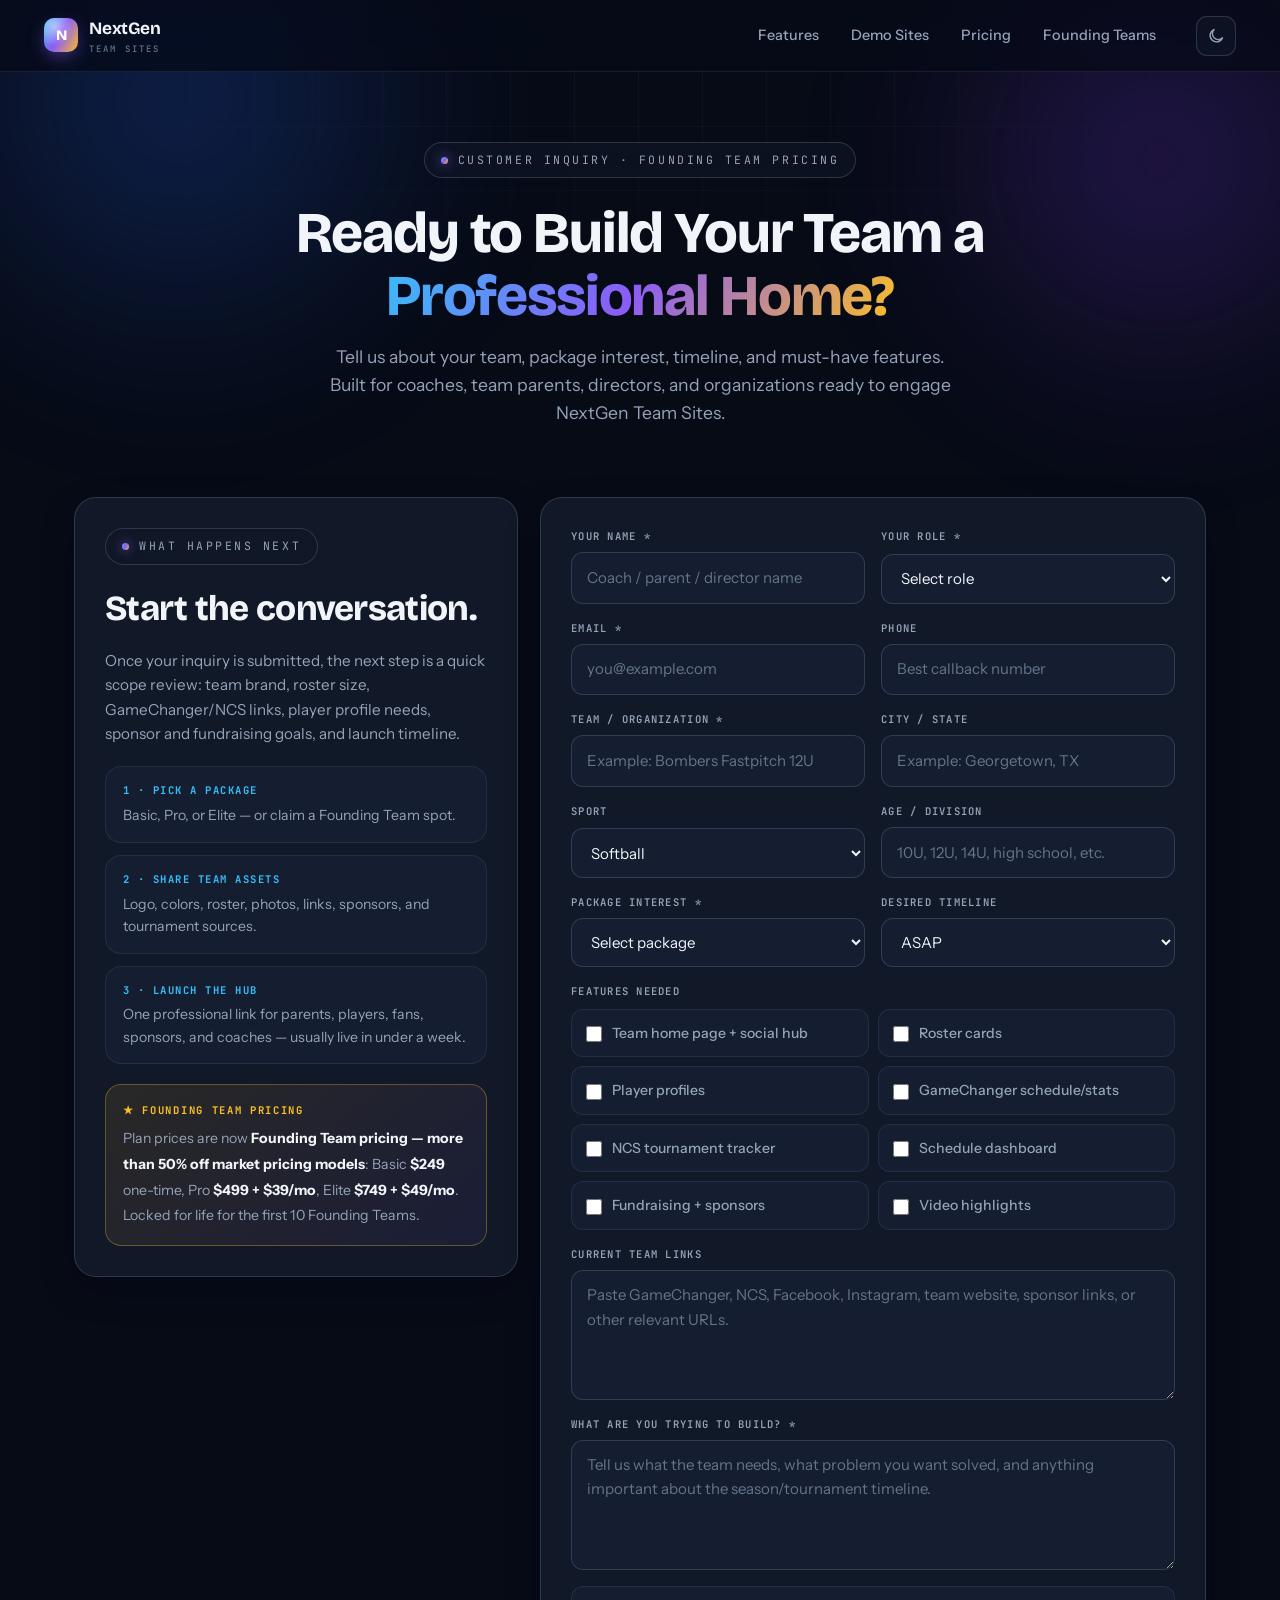
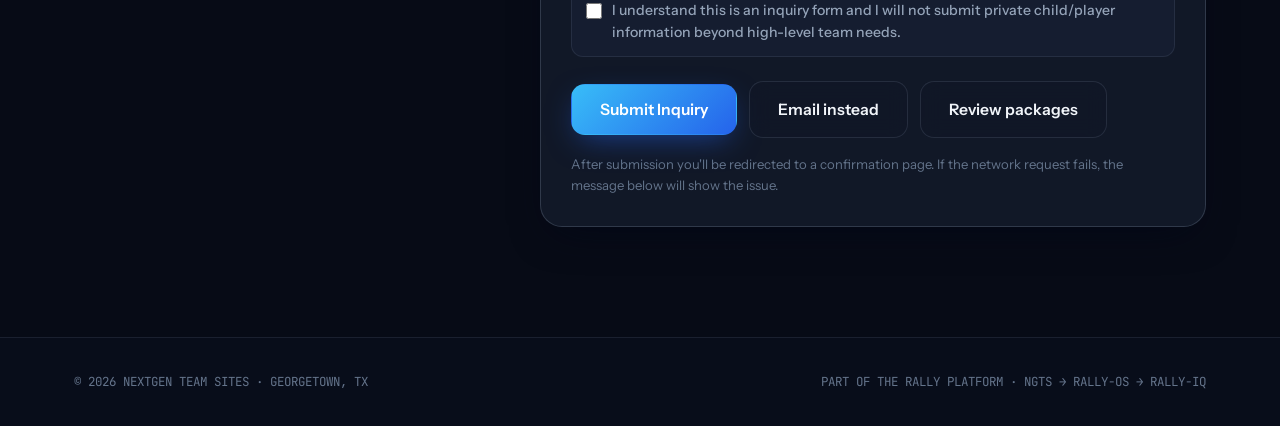
<file: engage.html>
<!DOCTYPE html>
<html lang="en" data-theme="dark">
<head>
<meta charset="UTF-8">
<meta name="viewport" content="width=device-width, initial-scale=1.0">
<title>Engage NextGen Team Sites | Start Your Inquiry</title>
<meta name="description" content="Start an inquiry to engage NextGen Team Sites — Founding Team pricing at more than 50% off market. Tell us about your team, package interest, and timeline.">
<link rel="preconnect" href="https://fonts.googleapis.com">
<link rel="preconnect" href="https://fonts.gstatic.com" crossorigin>
<link href="https://fonts.googleapis.com/css2?family=Bricolage+Grotesque:opsz,wght@12..96,300..800&family=Instrument+Sans:ital,wght@0,400..700;1,400..700&family=JetBrains+Mono:wght@400;500;600&display=swap" rel="stylesheet">
<style>
/* ================= TOKENS ================= */
:root{
  --bg:#070B16;
  --bg-2:#0A0F1E;
  --card:#111827;
  --card-2:#151D30;
  --line:rgba(148,163,184,.13);
  --line-strong:rgba(148,163,184,.24);
  --text:#F1F5F9;
  --text-2:#94A3B8;
  --text-3:#64748B;
  --blue:#38BDF8;
  --blue-deep:#2563EB;
  --purple:#8B5CF6;
  --gold:#FBBF24;
  --gold-deep:#D97706;
  --green:#34D399;
  --red:#FB7185;
  --glass:rgba(17,24,39,.62);
  --glass-brd:rgba(148,163,184,.16);
  --shadow-lg:0 24px 70px -18px rgba(2,6,23,.85);
  --shadow-md:0 14px 40px -14px rgba(2,6,23,.7);
  --grad-hero:linear-gradient(120deg,#38BDF8 0%,#8B5CF6 48%,#FBBF24 100%);
  --grad-blue:linear-gradient(135deg,#38BDF8,#2563EB);
  --grad-purple:linear-gradient(135deg,#8B5CF6,#6D28D9);
  --grad-gold:linear-gradient(135deg,#FBBF24,#D97706);
  --nav-h:72px;
  --r-lg:22px;
  --r-md:16px;
  --r-sm:12px;
  --ease:cubic-bezier(.22,.61,.2,1);
}
html[data-theme="light"]{
  --bg:#F6F8FC;
  --bg-2:#EDF1F8;
  --card:#FFFFFF;
  --card-2:#F3F6FC;
  --line:rgba(15,23,42,.09);
  --line-strong:rgba(15,23,42,.18);
  --text:#0B1220;
  --text-2:#44506B;
  --text-3:#68748F;
  --glass:rgba(255,255,255,.72);
  --glass-brd:rgba(15,23,42,.1);
  --shadow-lg:0 24px 70px -22px rgba(15,23,42,.28);
  --shadow-md:0 14px 40px -18px rgba(15,23,42,.2);
}
*{margin:0;padding:0;box-sizing:border-box}
html{scroll-behavior:smooth}
body{
  font-family:'Instrument Sans',sans-serif;
  background:var(--bg);
  color:var(--text);
  line-height:1.6;
  overflow-x:hidden;
  transition:background .5s var(--ease),color .5s var(--ease);
  -webkit-font-smoothing:antialiased;
}
::selection{background:rgba(139,92,246,.4)}
img{max-width:100%}
a{color:inherit;text-decoration:none}
button{font-family:inherit;cursor:pointer}
h1,h2,h3,.display{font-family:'Bricolage Grotesque',sans-serif;letter-spacing:-.02em}
.mono{font-family:'JetBrains Mono',monospace}
.wrap{max-width:1180px;margin:0 auto;padding:0 24px}

/* ================= BACKGROUND ATMOSPHERE ================= */
.atmo{position:fixed;inset:0;z-index:-2;overflow:hidden;pointer-events:none}
.atmo .grid-lines{
  position:absolute;inset:-2px;
  background-image:linear-gradient(var(--line) 1px,transparent 1px),linear-gradient(90deg,var(--line) 1px,transparent 1px);
  background-size:64px 64px;
  mask-image:radial-gradient(ellipse 90% 60% at 50% 0%,#000 0%,transparent 72%);
  -webkit-mask-image:radial-gradient(ellipse 90% 60% at 50% 0%,#000 0%,transparent 72%);
  opacity:.55;
}
.orb{position:absolute;border-radius:50%;filter:blur(90px);opacity:.32;animation:orbFloat 18s ease-in-out infinite alternate;will-change:transform}
.orb.b{width:640px;height:640px;background:radial-gradient(circle,#2563EB,transparent 65%);top:-220px;left:-140px}
.orb.p{width:560px;height:560px;background:radial-gradient(circle,#7C3AED,transparent 65%);top:-120px;right:-160px;animation-delay:-6s}
html[data-theme="light"] .orb{opacity:.18}
@keyframes orbFloat{
  0%{transform:translate(0,0) scale(1)}
  100%{transform:translate(60px,44px) scale(1.08)}
}
@media(prefers-reduced-motion:reduce){
  *,*::before,*::after{animation-duration:.01ms!important;animation-iteration-count:1!important;transition-duration:.01ms!important}
}

/* ================= SHARED UI ================= */
.eyebrow{display:inline-flex;align-items:center;gap:10px;font-family:'JetBrains Mono',monospace;font-size:.72rem;letter-spacing:.22em;text-transform:uppercase;color:var(--text-2);
  border:1px solid var(--line-strong);border-radius:999px;padding:8px 16px;background:var(--glass);backdrop-filter:blur(10px)}
.eyebrow .dot{width:7px;height:7px;border-radius:50%;background:var(--grad-hero);box-shadow:0 0 12px rgba(139,92,246,.9)}
.grad-text{background:var(--grad-hero);-webkit-background-clip:text;background-clip:text;color:transparent}
.btn{display:inline-flex;align-items:center;gap:9px;border-radius:14px;padding:15px 28px;font-weight:600;font-size:.98rem;border:1px solid transparent;transition:transform .3s var(--ease),box-shadow .3s var(--ease),background .3s,border-color .3s;position:relative;overflow:hidden}
.btn-primary{background:var(--grad-blue);color:#fff;box-shadow:0 10px 30px -8px rgba(37,99,235,.55)}
.btn-primary:hover{transform:translateY(-3px);box-shadow:0 18px 42px -10px rgba(37,99,235,.7)}
.btn-ghost{background:var(--glass);border-color:var(--glass-brd);color:var(--text);backdrop-filter:blur(10px)}
.btn-ghost:hover{transform:translateY(-3px);border-color:var(--line-strong);box-shadow:var(--shadow-md)}

/* ================= NAV ================= */
nav{position:fixed;top:0;left:0;right:0;z-index:100;height:var(--nav-h);background:color-mix(in srgb,var(--bg) 78%,transparent);backdrop-filter:blur(18px) saturate(150%);border-bottom:1px solid var(--line)}
.nav-in{max-width:1240px;margin:0 auto;height:100%;padding:0 24px;display:flex;align-items:center;gap:26px}
.logo{display:flex;align-items:center;gap:11px;font-family:'Bricolage Grotesque',sans-serif;font-weight:700;font-size:1.08rem;letter-spacing:-.01em}
.logo-mark{width:34px;height:34px;border-radius:10px;background:var(--grad-hero);display:grid;place-items:center;color:#fff;font-weight:800;font-size:.9rem;box-shadow:0 6px 18px -4px rgba(139,92,246,.6);position:relative;overflow:hidden}
.logo-mark::after{content:"";position:absolute;inset:0;background:radial-gradient(circle at 30% 25%,rgba(255,255,255,.5),transparent 55%)}
.logo small{display:block;font-family:'JetBrains Mono',monospace;font-size:.56rem;letter-spacing:.24em;color:var(--text-3);font-weight:500;text-transform:uppercase}
.nav-links{display:flex;gap:4px;margin-left:auto}
.nav-links a{padding:9px 14px;border-radius:10px;font-size:.9rem;color:var(--text-2);font-weight:500;transition:color .25s,background .25s}
.nav-links a:hover{color:var(--text);background:var(--glass)}
.nav-cta{display:flex;align-items:center;gap:12px}
.theme-btn{width:40px;height:40px;border-radius:11px;border:1px solid var(--line-strong);background:var(--glass);color:var(--text-2);display:grid;place-items:center;transition:all .3s var(--ease)}
.theme-btn:hover{color:var(--text);transform:rotate(18deg) scale(1.06)}
.theme-btn svg{width:17px;height:17px}
@media(max-width:760px){.nav-links{display:none}}

/* ================= ENGAGE HERO ================= */
.engage-hero{padding:calc(var(--nav-h) + 70px) 0 30px;text-align:center}
.engage-hero h1{font-size:clamp(2.2rem,5vw,3.6rem);font-weight:750;line-height:1.08;max-width:860px;margin:24px auto 16px}
.engage-hero p{color:var(--text-2);font-size:1.1rem;max-width:640px;margin:0 auto}

/* ================= FORM LAYOUT ================= */
.form-shell{padding:40px 0 110px}
.form-layout{display:grid;grid-template-columns:minmax(0,.8fr) minmax(0,1.2fr);gap:22px;align-items:start}
.engage-panel,.form-card{border-radius:var(--r-lg);background:var(--card);border:1px solid var(--line-strong);box-shadow:var(--shadow-md)}
.engage-panel{padding:30px}
.engage-panel h2{font-size:clamp(1.6rem,3vw,2.2rem);font-weight:750;margin:16px 0 12px}
.engage-panel > p{color:var(--text-2);font-size:.95rem}
.quick-list{display:grid;gap:12px;margin-top:20px}
.quick-list div{padding:15px 17px;border:1px solid var(--line);border-radius:var(--r-md);background:var(--card-2)}
.quick-list strong{display:block;font-family:'JetBrains Mono',monospace;color:var(--blue);text-transform:uppercase;letter-spacing:.14em;font-size:.66rem}
.quick-list span{display:block;color:var(--text-2);margin-top:5px;font-size:.88rem}
.founding-callout{margin-top:20px;padding:17px;border-radius:var(--r-md);border:1px solid rgba(251,191,36,.32);background:linear-gradient(140deg,rgba(251,191,36,.1),rgba(139,92,246,.08))}
.founding-callout strong{display:block;font-family:'JetBrains Mono',monospace;font-size:.66rem;letter-spacing:.16em;text-transform:uppercase;color:var(--gold);margin-bottom:6px}
.founding-callout span{font-size:.88rem;color:var(--text-2)}
.founding-callout b{color:var(--text)}
.form-card{padding:30px}
.form-grid{display:grid;grid-template-columns:repeat(2,minmax(0,1fr));gap:16px}
.field{display:grid;gap:7px}
.field.full{grid-column:1/-1}
.field label{font-family:'JetBrains Mono',monospace;font-weight:600;color:var(--text-2);text-transform:uppercase;letter-spacing:.12em;font-size:.66rem}
.field input,.field select,.field textarea{width:100%;min-height:48px;border:1px solid var(--line-strong);border-radius:var(--r-sm);background:var(--card-2);color:var(--text);padding:.8rem .95rem;font:inherit;font-size:.94rem;transition:border-color .25s,box-shadow .25s}
.field input:focus,.field select:focus,.field textarea:focus{outline:none;border-color:var(--blue);box-shadow:0 0 0 3px rgba(56,189,248,.18)}
.field textarea{min-height:130px;resize:vertical}
.field input::placeholder,.field textarea::placeholder{color:var(--text-3)}
.check-grid{display:grid;grid-template-columns:repeat(2,minmax(0,1fr));gap:9px;margin-top:2px}
.check-grid label,.field label.consent{display:flex;align-items:flex-start;gap:10px;padding:12px 14px;border:1px solid var(--line);border-radius:var(--r-sm);background:var(--card-2);color:var(--text-2);font-weight:500;font-size:.88rem;cursor:pointer;transition:border-color .25s,color .25s;font-family:'Instrument Sans',sans-serif;text-transform:none;letter-spacing:0}
.check-grid label:hover,.consent:hover{border-color:var(--line-strong);color:var(--text)}
.field .check-grid input,.field .consent input{width:16px;height:16px;min-height:0;margin-top:.28rem;flex-shrink:0;accent-color:#2563EB}
.form-actions{display:flex;gap:12px;align-items:center;flex-wrap:wrap;margin-top:24px}
.form-note{margin-top:16px;color:var(--text-3);font-size:.82rem}
.status-box{display:none;margin-top:16px;padding:15px 17px;border-radius:var(--r-md);border:1px solid rgba(52,211,153,.38);background:rgba(52,211,153,.09);color:var(--text);font-size:.9rem}
.status-box.error{border-color:rgba(251,113,133,.45);background:rgba(251,113,133,.09)}
.hidden-honey{position:absolute;left:-9999px}
@media(max-width:900px){.form-layout,.form-grid,.check-grid{grid-template-columns:1fr}.form-actions .btn{width:100%;justify-content:center}}

/* ================= FOOTER ================= */
footer{border-top:1px solid var(--line);padding:34px 0;background:color-mix(in srgb,var(--bg-2) 60%,transparent)}
.foot-base{display:flex;flex-wrap:wrap;gap:14px;justify-content:space-between;color:var(--text-3);font-size:.78rem;font-family:'JetBrains Mono',monospace}
</style>
  <!-- Google tag (gtag.js) -->
  <script async src="https://www.googletagmanager.com/gtag/js?id=G-QCMG056HYE"></script>
  <script>
    window.dataLayer = window.dataLayer || [];
    function gtag(){dataLayer.push(arguments);}
    gtag('js', new Date());

    gtag('config', 'G-QCMG056HYE');
  </script>
</head>
<body>

<div class="atmo">
  <div class="grid-lines"></div>
  <div class="orb b"></div><div class="orb p"></div>
</div>

<!-- ============ NAV ============ -->
<nav>
  <div class="nav-in">
    <a href="index.html" class="logo">
      <span class="logo-mark">N</span>
      <span>NextGen<small>Team Sites</small></span>
    </a>
    <div class="nav-links">
      <a href="index.html#features">Features</a>
      <a href="index.html#demo">Demo Sites</a>
      <a href="index.html#pricing">Pricing</a>
      <a href="index.html#founding">Founding Teams</a>
    </div>
    <div class="nav-cta">
      <button class="theme-btn" id="themeBtn" aria-label="Toggle light / dark mode">
        <svg class="ico-moon" fill="none" stroke="currentColor" stroke-width="2" viewBox="0 0 24 24"><path stroke-linecap="round" stroke-linejoin="round" d="M20.35 15.35A9 9 0 1 1 8.65 3.65 7 7 0 0 0 20.35 15.35Z"/></svg>
        <svg class="ico-sun" style="display:none" fill="none" stroke="currentColor" stroke-width="2" viewBox="0 0 24 24"><circle cx="12" cy="12" r="4"/><path stroke-linecap="round" d="M12 2v2m0 16v2M4.9 4.9l1.4 1.4m11.4 11.4 1.4 1.4M2 12h2m16 0h2M4.9 19.1l1.4-1.4M17.7 6.3l1.4-1.4"/></svg>
      </button>
    </div>
  </div>
</nav>

<main>
  <!-- ============ HERO ============ -->
  <section class="engage-hero">
    <div class="wrap">
      <span class="eyebrow"><span class="dot"></span>Customer Inquiry · Founding Team Pricing</span>
      <h1>Ready to Build Your Team a <span class="grad-text">Professional Home?</span></h1>
      <p>Tell us about your team, package interest, timeline, and must-have features. Built for coaches, team parents, directors, and organizations ready to engage NextGen Team Sites.</p>
    </div>
  </section>

  <!-- ============ FORM ============ -->
  <section class="form-shell">
    <div class="wrap form-layout">
      <aside class="engage-panel">
        <span class="eyebrow"><span class="dot"></span>What Happens Next</span>
        <h2>Start the conversation.</h2>
        <p>Once your inquiry is submitted, the next step is a quick scope review: team brand, roster size, GameChanger/NCS links, player profile needs, sponsor and fundraising goals, and launch timeline.</p>
        <div class="quick-list">
          <div><strong>1 · Pick a package</strong><span>Basic, Pro, or Elite — or claim a Founding Team spot.</span></div>
          <div><strong>2 · Share team assets</strong><span>Logo, colors, roster, photos, links, sponsors, and tournament sources.</span></div>
          <div><strong>3 · Launch the hub</strong><span>One professional link for parents, players, fans, sponsors, and coaches — usually live in under a week.</span></div>
        </div>
        <div class="founding-callout">
          <strong>★ Founding Team Pricing</strong>
          <span>Plan prices are now <b>Founding Team pricing — more than 50% off market pricing models</b>: Basic <b>$249</b> one-time, Pro <b>$499 + $39/mo</b>, Elite <b>$749 + $49/mo</b>. Locked for life for the first 10 Founding Teams.</span>
        </div>
      </aside>

      <form id="engageForm" class="form-card" action="https://formspree.io/f/mzdlvyae" method="POST">
        <input type="hidden" name="_subject" value="New NextGen Team Sites Inquiry" />
        <input type="hidden" name="source_page" value="https://next-gen-team.site/engage.html" />
        <input class="hidden-honey" type="text" name="_gotcha" tabindex="-1" autocomplete="off" />

        <div class="form-grid">
          <div class="field"><label for="name">Your name *</label><input id="name" name="name" type="text" required placeholder="Coach / parent / director name" /></div>
          <div class="field"><label for="role">Your role *</label><select id="role" name="role" required><option value="">Select role</option><option>Coach</option><option>Team parent</option><option>Organization director</option><option>Player development / media</option><option>Sponsor / donor</option><option>Other</option></select></div>
          <div class="field"><label for="email">Email *</label><input id="email" name="email" type="email" required placeholder="you@example.com" /></div>
          <div class="field"><label for="phone">Phone</label><input id="phone" name="phone" type="tel" placeholder="Best callback number" /></div>
          <div class="field"><label for="team">Team / organization *</label><input id="team" name="team_or_organization" type="text" required placeholder="Example: Bombers Fastpitch 12U" /></div>
          <div class="field"><label for="location">City / state</label><input id="location" name="city_state" type="text" placeholder="Example: Georgetown, TX" /></div>
          <div class="field"><label for="sport">Sport</label><select id="sport" name="sport"><option>Softball</option><option>Baseball</option><option>Volleyball</option><option>Basketball</option><option>Soccer</option><option>Football</option><option>Other</option></select></div>
          <div class="field"><label for="division">Age / division</label><input id="division" name="age_division" type="text" placeholder="10U, 12U, 14U, high school, etc." /></div>
          <div class="field"><label for="package">Package interest *</label><select id="package" name="package_interest" required><option value="">Select package</option><option value="Basic — $249 one-time (Founding Team pricing)">Basic — $249 one-time (Founding)</option><option value="Pro — $499 + $39/mo (Founding Team pricing)">Pro — $499 + $39/mo (Founding)</option><option value="Elite — $749 + $49/mo (Founding Team pricing)">Elite — $749 + $49/mo (Founding)</option><option value="Founding Team spot — any tier">Founding Team spot — any tier</option><option value="Organization / multi-team — custom scope">Organization / multi-team — custom scope</option><option value="Not sure yet">Not sure yet</option></select></div>
          <div class="field"><label for="timeline">Desired timeline</label><select id="timeline" name="desired_timeline"><option>ASAP</option><option>1–2 weeks</option><option>Before next tournament</option><option>Before fall season</option><option>Just exploring</option></select></div>

          <div class="field full"><label>Features needed</label><div class="check-grid">
            <label><input type="checkbox" name="features" value="Team home page + social hub"> Team home page + social hub</label>
            <label><input type="checkbox" name="features" value="Roster cards"> Roster cards</label>
            <label><input type="checkbox" name="features" value="Player profiles"> Player profiles</label>
            <label><input type="checkbox" name="features" value="GameChanger schedule/stats"> GameChanger schedule/stats</label>
            <label><input type="checkbox" name="features" value="NCS tournament tracker"> NCS tournament tracker</label>
            <label><input type="checkbox" name="features" value="Schedule dashboard"> Schedule dashboard</label>
            <label><input type="checkbox" name="features" value="Fundraising + sponsors"> Fundraising + sponsors</label>
            <label><input type="checkbox" name="features" value="Video highlights"> Video highlights</label>
          </div></div>

          <div class="field full"><label for="links">Current team links</label><textarea id="links" name="current_links" placeholder="Paste GameChanger, NCS, Facebook, Instagram, team website, sponsor links, or other relevant URLs."></textarea></div>
          <div class="field full"><label for="message">What are you trying to build? *</label><textarea id="message" name="message" required placeholder="Tell us what the team needs, what problem you want solved, and anything important about the season/tournament timeline."></textarea></div>
          <div class="field full"><label class="consent"><input type="checkbox" name="consent" required value="Confirmed"> I understand this is an inquiry form and I will not submit private child/player information beyond high-level team needs.</label></div>
        </div>

        <div class="form-actions"><button class="btn btn-primary" type="submit">Submit Inquiry</button><a class="btn btn-ghost" href="mailto:hello@next-gen-team.site?subject=NextGen%20Team%20Sites%20Inquiry">Email instead</a><a class="btn btn-ghost" href="index.html#pricing">Review packages</a></div>
        <p class="form-note">After submission you'll be redirected to a confirmation page. If the network request fails, the message below will show the issue.</p>
        <div id="formStatus" class="status-box" role="status"></div>
      </form>
    </div>
  </section>
</main>

<!-- ============ FOOTER ============ -->
<footer>
  <div class="wrap foot-base">
    <span>© 2026 NEXTGEN TEAM SITES · GEORGETOWN, TX</span>
    <span>PART OF THE RALLY PLATFORM · NGTS → RALLY-OS → RALLY-IQ</span>
  </div>
</footer>

<script>
/* ---------- Theme toggle (shared with index) ---------- */
const themeBtn=document.getElementById('themeBtn'),root=document.documentElement;
const moon=themeBtn.querySelector('.ico-moon'),sun=themeBtn.querySelector('.ico-sun');
function setTheme(t){
  root.setAttribute('data-theme',t);
  localStorage.setItem('ngts-theme',t);
  moon.style.display=t==='dark'?'block':'none';
  sun.style.display=t==='light'?'block':'none';
}
setTheme(localStorage.getItem('ngts-theme')||'dark');
themeBtn.addEventListener('click',()=>setTheme(root.getAttribute('data-theme')==='dark'?'light':'dark'));

/* ---------- Package preselect from ?package= ---------- */
const packageSelect=document.getElementById('package');
const packageParam=(new URLSearchParams(window.location.search).get('package')||'').toLowerCase();
const packageMap={
  basic:'Basic — $249 one-time (Founding Team pricing)',
  pro:'Pro — $499 + $39/mo (Founding Team pricing)',
  elite:'Elite — $749 + $49/mo (Founding Team pricing)',
  founding:'Founding Team spot — any tier',
  organization:'Organization / multi-team — custom scope'
};
if(packageMap[packageParam]) packageSelect.value=packageMap[packageParam];

/* ---------- Formspree submit ---------- */
const form=document.getElementById('engageForm');
const statusBox=document.getElementById('formStatus');

form.addEventListener('submit', async (event) => {
  event.preventDefault();
  statusBox.style.display='block';
  statusBox.className='status-box';
  statusBox.textContent='Submitting inquiry...';

  const formData=new FormData(form);

  try{
    const response=await fetch(form.action,{
      method:form.method,
      body:formData,
      headers:{'Accept':'application/json'}
    });

    if(response.ok){
      window.location.href='thank-you.html';
      return;
    }

    const data=await response.json().catch(()=>null);
    const message=data&&data.errors?data.errors.map(error=>error.message).join(' '):'The form service returned an error.';
    throw new Error(message);
  }catch(error){
    statusBox.className='status-box error';
    statusBox.textContent='Submission did not complete: '+error.message+' You can use the Email instead button as a fallback.';
  }
});
</script>
</body>
</html>
</file>
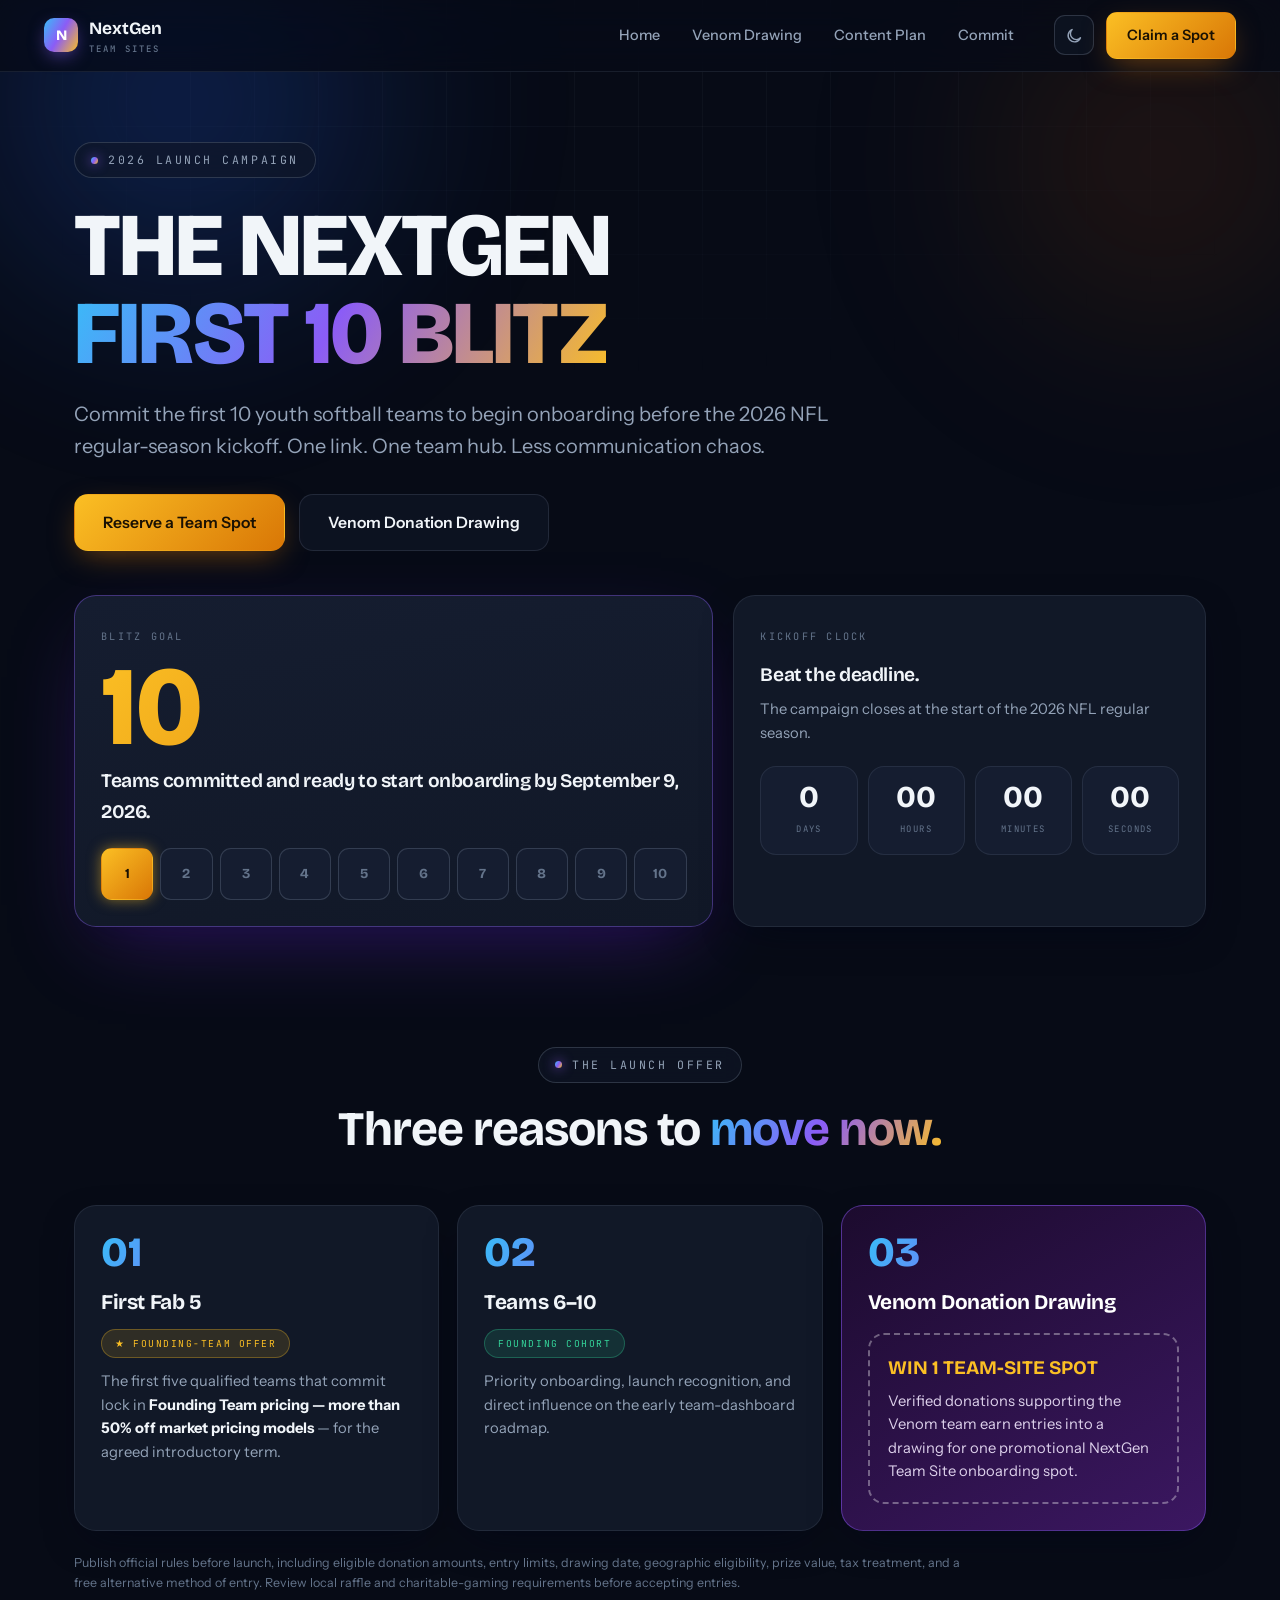
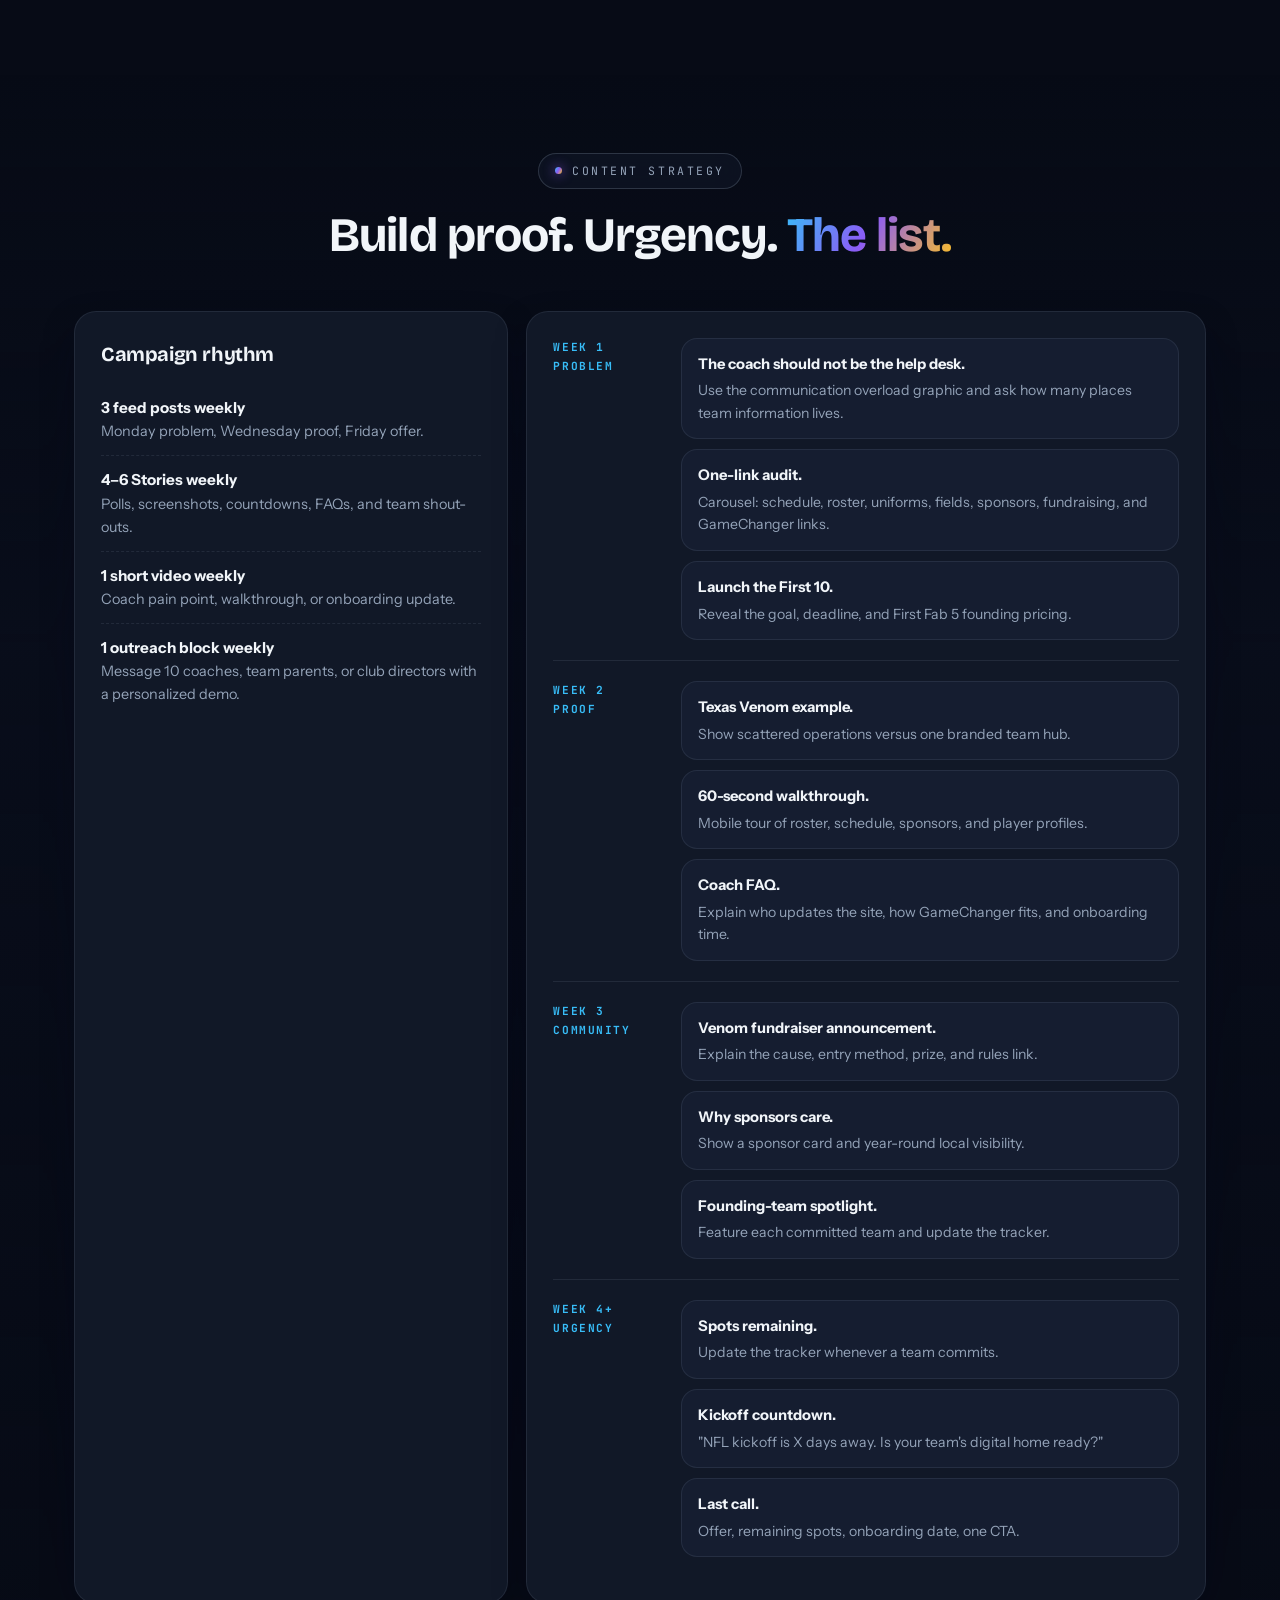
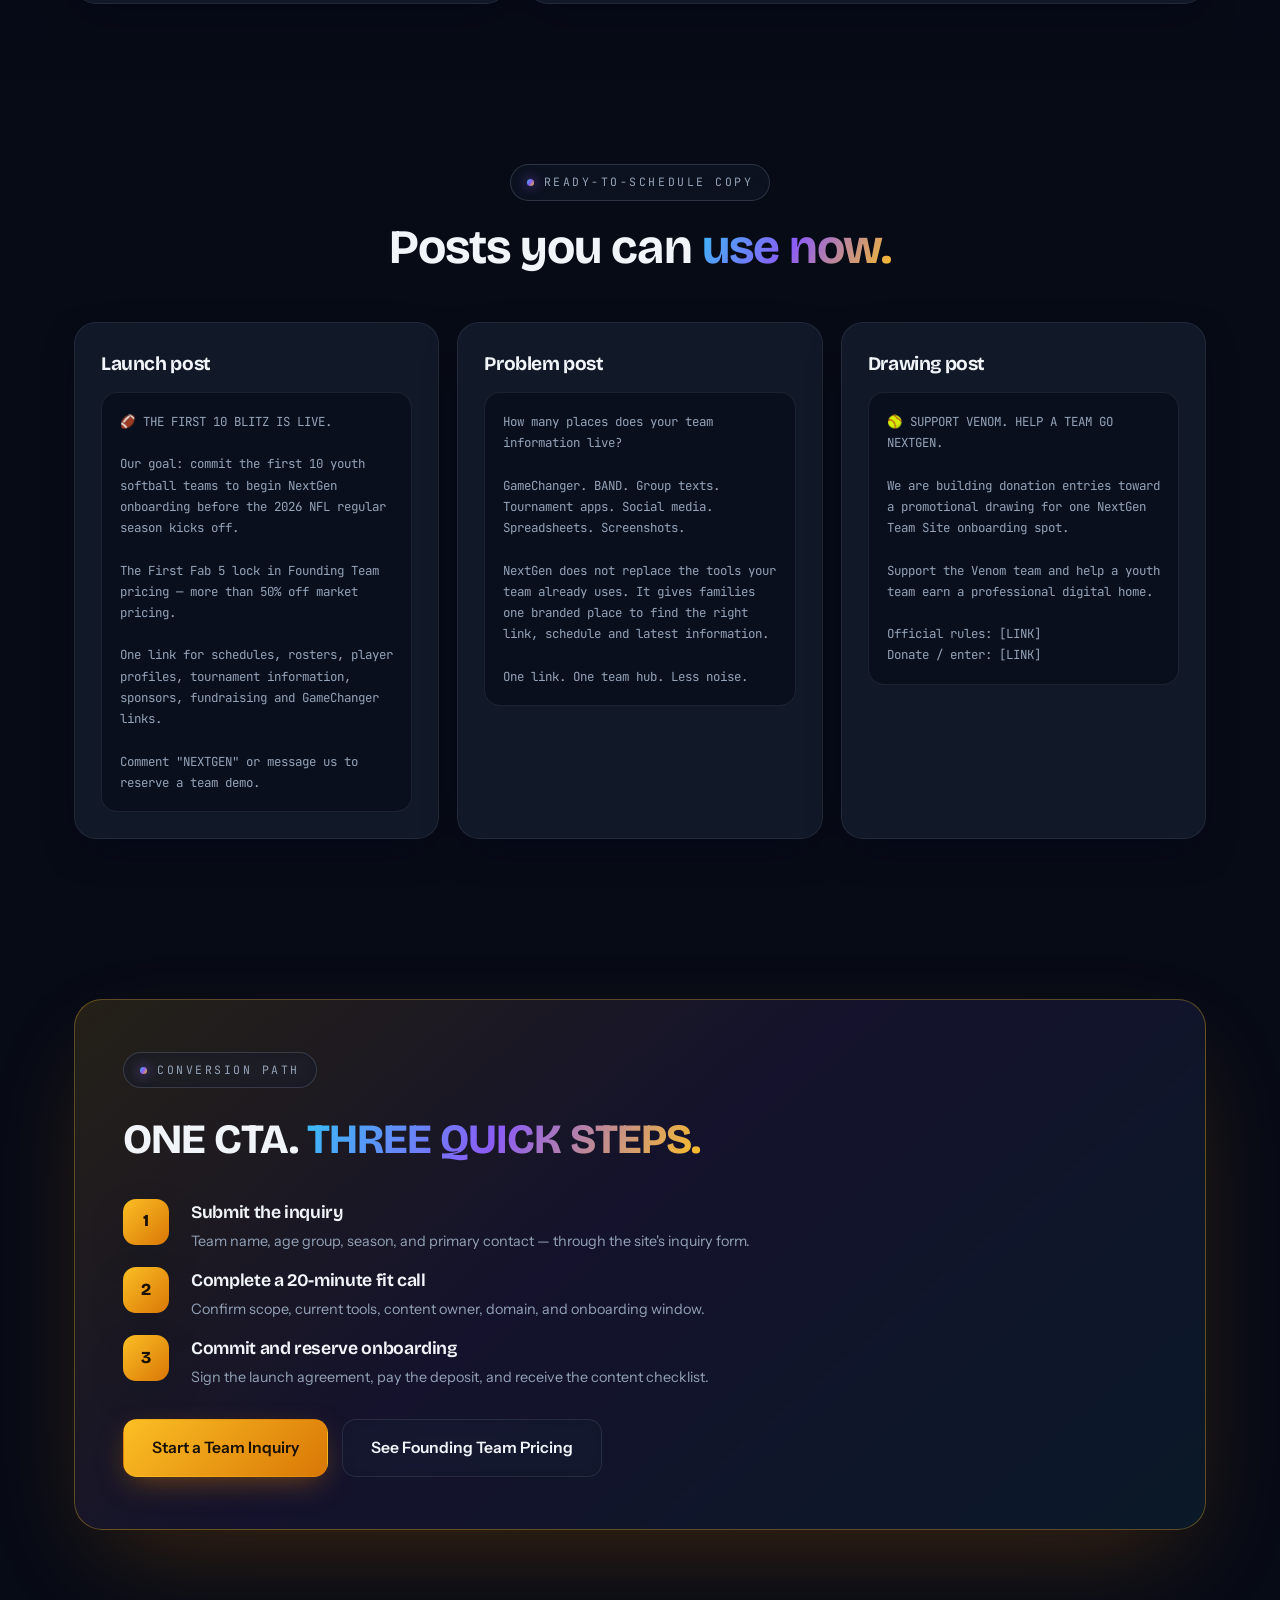
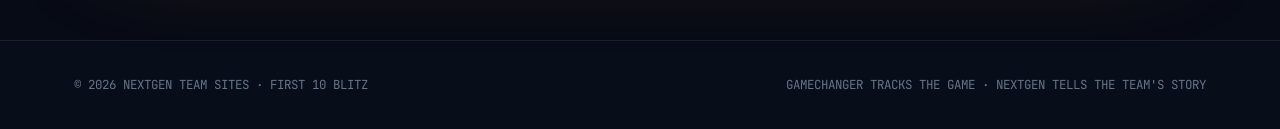
<file: nextgen-team-site-blitz.html>
<!DOCTYPE html>
<html lang="en" data-theme="dark">
<head>
<meta charset="UTF-8">
<meta name="viewport" content="width=device-width, initial-scale=1.0">
<title>NextGen Team Site Blitz | The First 10</title>
<meta name="description" content="The NextGen First 10 Blitz — commit the first 10 youth softball teams to begin onboarding before the 2026 NFL regular-season kickoff. Founding Team pricing, more than 50% off market.">
<link rel="preconnect" href="https://fonts.googleapis.com">
<link rel="preconnect" href="https://fonts.gstatic.com" crossorigin>
<link href="https://fonts.googleapis.com/css2?family=Bricolage+Grotesque:opsz,wght@12..96,300..800&family=Instrument+Sans:ital,wght@0,400..700;1,400..700&family=JetBrains+Mono:wght@400;500;600&display=swap" rel="stylesheet">
<style>
/* ================= TOKENS ================= */
:root{
  --bg:#070B16;
  --bg-2:#0A0F1E;
  --card:#111827;
  --card-2:#151D30;
  --line:rgba(148,163,184,.13);
  --line-strong:rgba(148,163,184,.24);
  --text:#F1F5F9;
  --text-2:#94A3B8;
  --text-3:#64748B;
  --blue:#38BDF8;
  --blue-deep:#2563EB;
  --purple:#8B5CF6;
  --gold:#FBBF24;
  --gold-deep:#D97706;
  --green:#34D399;
  --red:#FB7185;
  --glass:rgba(17,24,39,.62);
  --glass-brd:rgba(148,163,184,.16);
  --shadow-lg:0 24px 70px -18px rgba(2,6,23,.85);
  --shadow-md:0 14px 40px -14px rgba(2,6,23,.7);
  --grad-hero:linear-gradient(120deg,#38BDF8 0%,#8B5CF6 48%,#FBBF24 100%);
  --grad-blue:linear-gradient(135deg,#38BDF8,#2563EB);
  --grad-purple:linear-gradient(135deg,#8B5CF6,#6D28D9);
  --grad-gold:linear-gradient(135deg,#FBBF24,#D97706);
  --nav-h:72px;
  --r-lg:22px;
  --r-md:16px;
  --r-sm:12px;
  --ease:cubic-bezier(.22,.61,.2,1);
}
html[data-theme="light"]{
  --bg:#F6F8FC;
  --bg-2:#EDF1F8;
  --card:#FFFFFF;
  --card-2:#F3F6FC;
  --line:rgba(15,23,42,.09);
  --line-strong:rgba(15,23,42,.18);
  --text:#0B1220;
  --text-2:#44506B;
  --text-3:#68748F;
  --glass:rgba(255,255,255,.72);
  --glass-brd:rgba(15,23,42,.1);
  --shadow-lg:0 24px 70px -22px rgba(15,23,42,.28);
  --shadow-md:0 14px 40px -18px rgba(15,23,42,.2);
}
*{margin:0;padding:0;box-sizing:border-box}
html{scroll-behavior:smooth}
body{font-family:'Instrument Sans',sans-serif;background:var(--bg);color:var(--text);line-height:1.6;overflow-x:hidden;transition:background .5s var(--ease),color .5s var(--ease);-webkit-font-smoothing:antialiased}
::selection{background:rgba(139,92,246,.4)}
a{color:inherit;text-decoration:none}
button{font-family:inherit;cursor:pointer}
h1,h2,h3{font-family:'Bricolage Grotesque',sans-serif;letter-spacing:-.02em}
.mono{font-family:'JetBrains Mono',monospace}
.wrap{max-width:1180px;margin:0 auto;padding:0 24px}
section{position:relative;padding:80px 0}
@media(max-width:720px){section{padding:56px 0}}

/* ================= ATMOSPHERE ================= */
.atmo{position:fixed;inset:0;z-index:-2;overflow:hidden;pointer-events:none}
.atmo .grid-lines{position:absolute;inset:-2px;background-image:linear-gradient(var(--line) 1px,transparent 1px),linear-gradient(90deg,var(--line) 1px,transparent 1px);background-size:64px 64px;mask-image:radial-gradient(ellipse 90% 60% at 50% 0%,#000 0%,transparent 72%);-webkit-mask-image:radial-gradient(ellipse 90% 60% at 50% 0%,#000 0%,transparent 72%);opacity:.55}
.orb{position:absolute;border-radius:50%;filter:blur(90px);opacity:.32;animation:orbFloat 18s ease-in-out infinite alternate;will-change:transform}
.orb.b{width:640px;height:640px;background:radial-gradient(circle,#2563EB,transparent 65%);top:-220px;left:-140px}
.orb.g{width:560px;height:560px;background:radial-gradient(circle,#B45309,transparent 65%);top:-120px;right:-160px;animation-delay:-6s;opacity:.2}
html[data-theme="light"] .orb{opacity:.18}
html[data-theme="light"] .orb.g{opacity:.12}
@keyframes orbFloat{0%{transform:translate(0,0) scale(1)}100%{transform:translate(60px,44px) scale(1.08)}}

/* ================= REVEAL ================= */
.rv{opacity:0;transform:translateY(34px);filter:blur(6px);transition:opacity .9s var(--ease),transform .9s var(--ease),filter .9s var(--ease)}
.rv.in{opacity:1;transform:translateY(0);filter:blur(0)}
.rv-d1{transition-delay:.08s}.rv-d2{transition-delay:.16s}.rv-d3{transition-delay:.24s}
@media(prefers-reduced-motion:reduce){
  *,*::before,*::after{animation-duration:.01ms!important;animation-iteration-count:1!important;transition-duration:.01ms!important}
  .rv{opacity:1;transform:none;filter:none}
}

/* ================= SHARED UI ================= */
.eyebrow{display:inline-flex;align-items:center;gap:10px;font-family:'JetBrains Mono',monospace;font-size:.72rem;letter-spacing:.22em;text-transform:uppercase;color:var(--text-2);border:1px solid var(--line-strong);border-radius:999px;padding:8px 16px;background:var(--glass);backdrop-filter:blur(10px)}
.eyebrow .dot{width:7px;height:7px;border-radius:50%;background:var(--grad-hero);box-shadow:0 0 12px rgba(139,92,246,.9)}
.sec-head{max-width:760px;margin:0 auto 48px;text-align:center}
.sec-head h2{font-size:clamp(2rem,4.4vw,3rem);font-weight:700;line-height:1.12;margin:20px 0 16px}
.sec-head p{color:var(--text-2);font-size:1.06rem}
.grad-text{background:var(--grad-hero);-webkit-background-clip:text;background-clip:text;color:transparent}
.btn{display:inline-flex;align-items:center;gap:9px;border-radius:14px;padding:15px 28px;font-weight:600;font-size:.98rem;border:1px solid transparent;transition:transform .3s var(--ease),box-shadow .3s var(--ease),background .3s,border-color .3s}
.btn-primary{background:var(--grad-blue);color:#fff;box-shadow:0 10px 30px -8px rgba(37,99,235,.55)}
.btn-primary:hover{transform:translateY(-3px);box-shadow:0 18px 42px -10px rgba(37,99,235,.7)}
.btn-ghost{background:var(--glass);border-color:var(--glass-brd);color:var(--text);backdrop-filter:blur(10px)}
.btn-ghost:hover{transform:translateY(-3px);border-color:var(--line-strong);box-shadow:var(--shadow-md)}
.btn-gold{background:var(--grad-gold);color:#1a1103;box-shadow:0 10px 30px -8px rgba(217,119,6,.5)}
.btn-gold:hover{transform:translateY(-3px);box-shadow:0 18px 42px -10px rgba(217,119,6,.65)}
.card{border-radius:var(--r-lg);background:var(--card);border:1px solid var(--line);box-shadow:var(--shadow-md);padding:26px}

/* ================= NAV ================= */
nav{position:fixed;top:0;left:0;right:0;z-index:100;height:var(--nav-h);background:color-mix(in srgb,var(--bg) 78%,transparent);backdrop-filter:blur(18px) saturate(150%);border-bottom:1px solid var(--line)}
.nav-in{max-width:1240px;margin:0 auto;height:100%;padding:0 24px;display:flex;align-items:center;gap:26px}
.logo{display:flex;align-items:center;gap:11px;font-family:'Bricolage Grotesque',sans-serif;font-weight:700;font-size:1.08rem}
.logo-mark{width:34px;height:34px;border-radius:10px;background:var(--grad-hero);display:grid;place-items:center;color:#fff;font-weight:800;font-size:.9rem;box-shadow:0 6px 18px -4px rgba(139,92,246,.6)}
.logo small{display:block;font-family:'JetBrains Mono',monospace;font-size:.56rem;letter-spacing:.24em;color:var(--text-3);font-weight:500;text-transform:uppercase}
.nav-links{display:flex;gap:4px;margin-left:auto}
.nav-links a{padding:9px 14px;border-radius:10px;font-size:.9rem;color:var(--text-2);font-weight:500;transition:color .25s,background .25s}
.nav-links a:hover{color:var(--text);background:var(--glass)}
.nav-cta{display:flex;align-items:center;gap:12px}
.theme-btn{width:40px;height:40px;border-radius:11px;border:1px solid var(--line-strong);background:var(--glass);color:var(--text-2);display:grid;place-items:center;transition:all .3s var(--ease)}
.theme-btn:hover{color:var(--text);transform:rotate(18deg) scale(1.06)}
.theme-btn svg{width:17px;height:17px}
.nav-get{padding:11px 20px;font-size:.9rem;border-radius:11px}
@media(max-width:880px){.nav-links{display:none}}

/* ================= HERO ================= */
.blitz-hero{padding:calc(var(--nav-h) + 70px) 0 40px}
.blitz-hero h1{font-size:clamp(3rem,8vw,5.6rem);font-weight:800;line-height:.98;margin:24px 0 20px;text-transform:uppercase}
.blitz-hero .lead{color:var(--text-2);font-size:clamp(1.05rem,2vw,1.25rem);max-width:760px;margin-bottom:32px}
.hero-btns{display:flex;flex-wrap:wrap;gap:14px}
.hero-grid{display:grid;grid-template-columns:1.15fr .85fr;gap:20px;margin-top:44px}
.goal-card{background:linear-gradient(170deg,var(--card-2),var(--card));border:1px solid rgba(139,92,246,.4);box-shadow:0 30px 80px -24px rgba(109,40,217,.4),var(--shadow-md)}
.goal-card small,.clock-card small{font-family:'JetBrains Mono',monospace;font-size:.64rem;letter-spacing:.22em;text-transform:uppercase;color:var(--text-3)}
.big-num{font-family:'Bricolage Grotesque',sans-serif;font-size:clamp(4.5rem,9vw,7rem);font-weight:800;line-height:.95;background:var(--grad-gold);-webkit-background-clip:text;background-clip:text;color:transparent;margin:6px 0}
.goal-card h3,.clock-card h3{font-size:1.2rem;font-weight:650;margin-bottom:8px}
.goal-card p,.clock-card p{color:var(--text-2);font-size:.92rem}
.slots{display:grid;grid-template-columns:repeat(10,1fr);gap:7px;margin-top:20px}
.slot{aspect-ratio:1;border-radius:11px;background:var(--card-2);border:1px solid var(--line-strong);display:grid;place-items:center;font-family:'Bricolage Grotesque',sans-serif;font-weight:700;font-size:.86rem;color:var(--text-3)}
.slot.hot{background:var(--grad-gold);color:#1a1103;border-color:transparent;box-shadow:0 0 14px rgba(251,191,36,.5)}
.count{display:grid;grid-template-columns:repeat(4,1fr);gap:10px;margin-top:20px}
.time{padding:14px 8px;border-radius:var(--r-md);background:var(--card-2);border:1px solid var(--line);text-align:center}
.time b{font-family:'Bricolage Grotesque',sans-serif;font-size:1.9rem;font-weight:750;display:block;line-height:1.1}
.time span{font-family:'JetBrains Mono',monospace;font-size:.56rem;letter-spacing:.16em;text-transform:uppercase;color:var(--text-3)}
@media(max-width:880px){.hero-grid{grid-template-columns:1fr}}
@media(max-width:560px){.slots{grid-template-columns:repeat(5,1fr)}.count{grid-template-columns:repeat(2,1fr)}}

/* ================= OFFER ================= */
.grid3{display:grid;grid-template-columns:repeat(3,1fr);gap:18px}
.offer-num{font-family:'Bricolage Grotesque',sans-serif;font-size:2.6rem;font-weight:800;background:var(--grad-hero);-webkit-background-clip:text;background-clip:text;color:transparent;line-height:1;margin-bottom:12px}
.offer-card h3{font-size:1.3rem;font-weight:700;margin-bottom:10px}
.offer-card p{color:var(--text-2);font-size:.92rem}
.tag{display:inline-flex;font-family:'JetBrains Mono',monospace;font-size:.6rem;letter-spacing:.16em;text-transform:uppercase;padding:6px 13px;border-radius:999px;background:rgba(52,211,153,.13);color:var(--green);border:1px solid rgba(52,211,153,.3);margin-bottom:12px}
.tag.gold{background:rgba(251,191,36,.13);color:var(--gold);border-color:rgba(251,191,36,.3)}
.raffle{background:linear-gradient(150deg,#1c0b2e,#3b1761);border-color:rgba(139,92,246,.45);color:#fff}
.raffle p{color:#ddd1eb}
.ticket{border:2px dashed rgba(255,255,255,.35);border-radius:var(--r-md);padding:18px;margin-top:14px}
.ticket strong{display:block;font-family:'Bricolage Grotesque',sans-serif;font-size:1.2rem;color:var(--gold);margin-bottom:6px}
html[data-theme="light"] .raffle{background:linear-gradient(150deg,#2a1245,#4c1d95)}
.fine{font-size:.78rem;color:var(--text-3);line-height:1.6;margin-top:22px;max-width:900px}
@media(max-width:880px){.grid3{grid-template-columns:1fr}}

/* ================= CONTENT PLAN ================= */
.plan{display:grid;grid-template-columns:.78fr 1.22fr;gap:18px}
.rhythm h3{font-size:1.25rem;font-weight:700;margin-bottom:14px}
.rhythm p{color:var(--text-2);font-size:.9rem;padding:12px 0;border-bottom:1px dashed var(--line)}
.rhythm p:last-child{border-bottom:none}
.rhythm strong{display:block;color:var(--text);font-size:.95rem}
.week{display:grid;grid-template-columns:110px 1fr;gap:18px;padding:20px 0;border-top:1px solid var(--line)}
.week:first-child{border-top:0;padding-top:0}
.week>b{font-family:'JetBrains Mono',monospace;font-size:.7rem;letter-spacing:.14em;color:var(--blue);text-transform:uppercase;line-height:1.7}
.post{background:var(--card-2);border:1px solid var(--line);border-radius:var(--r-md);padding:14px 16px;margin:0 0 10px;font-size:.88rem;color:var(--text-2);transition:transform .3s var(--ease),border-color .3s}
.post:hover{transform:translateX(5px);border-color:var(--line-strong)}
.post:last-child{margin-bottom:0}
.post strong{display:block;color:var(--text);margin-bottom:3px;font-size:.92rem}
@media(max-width:880px){.plan{grid-template-columns:1fr}}
@media(max-width:560px){.week{grid-template-columns:1fr;gap:8px}}

/* ================= COPY BLOCKS ================= */
.copy-card h3{font-size:1.2rem;font-weight:700;margin-bottom:12px}
.copy{white-space:pre-wrap;background:var(--bg-2);color:var(--text-2);border:1px solid var(--line);border-radius:var(--r-md);padding:18px;font-family:'JetBrains Mono',monospace;font-size:.78rem;line-height:1.7;overflow:auto}

/* ================= CONVERSION ================= */
.commit-card{background:linear-gradient(140deg,rgba(251,191,36,.12),rgba(139,92,246,.1) 45%,rgba(56,189,248,.08));border:1px solid rgba(251,191,36,.32);border-radius:28px;padding:52px 48px;box-shadow:0 40px 100px -30px rgba(217,119,6,.28)}
.commit-card h2{font-size:clamp(1.8rem,4vw,2.6rem);font-weight:750;margin:18px 0 26px;text-transform:uppercase}
.steps{display:grid;gap:14px;margin-bottom:30px;counter-reset:s}
.step{display:grid;grid-template-columns:52px 1fr;gap:16px;align-items:start}
.step::before{counter-increment:s;content:counter(s);width:46px;height:46px;border-radius:13px;background:var(--grad-gold);color:#1a1103;display:grid;place-items:center;font-family:'Bricolage Grotesque',sans-serif;font-weight:800;font-size:1.05rem;box-shadow:var(--shadow-md)}
.step h3{font-size:1.1rem;font-weight:650;margin-bottom:3px}
.step p{color:var(--text-2);font-size:.9rem}
@media(max-width:720px){.commit-card{padding:32px 24px}}

/* ================= FOOTER ================= */
footer{border-top:1px solid var(--line);padding:34px 0;background:color-mix(in srgb,var(--bg-2) 60%,transparent)}
.foot-base{display:flex;flex-wrap:wrap;gap:14px;justify-content:space-between;color:var(--text-3);font-size:.78rem;font-family:'JetBrains Mono',monospace}
</style>
  <!-- Google tag (gtag.js) -->
  <script async src="https://www.googletagmanager.com/gtag/js?id=G-QCMG056HYE"></script>
  <script>
    window.dataLayer = window.dataLayer || [];
    function gtag(){dataLayer.push(arguments);}
    gtag('js', new Date());

    gtag('config', 'G-QCMG056HYE');
  </script>
</head>
<body>

<div class="atmo">
  <div class="grid-lines"></div>
  <div class="orb b"></div><div class="orb g"></div>
</div>

<!-- ============ NAV ============ -->
<nav>
  <div class="nav-in">
    <a href="index.html" class="logo"><span class="logo-mark">N</span><span>NextGen<small>Team Sites</small></span></a>
    <div class="nav-links">
      <a href="index.html">Home</a>
      <a href="#raffle">Venom Drawing</a>
      <a href="#content">Content Plan</a>
      <a href="#commit">Commit</a>
    </div>
    <div class="nav-cta">
      <button class="theme-btn" id="themeBtn" aria-label="Toggle light / dark mode">
        <svg class="ico-moon" fill="none" stroke="currentColor" stroke-width="2" viewBox="0 0 24 24"><path stroke-linecap="round" stroke-linejoin="round" d="M20.35 15.35A9 9 0 1 1 8.65 3.65 7 7 0 0 0 20.35 15.35Z"/></svg>
        <svg class="ico-sun" style="display:none" fill="none" stroke="currentColor" stroke-width="2" viewBox="0 0 24 24"><circle cx="12" cy="12" r="4"/><path stroke-linecap="round" d="M12 2v2m0 16v2M4.9 4.9l1.4 1.4m11.4 11.4 1.4 1.4M2 12h2m16 0h2M4.9 19.1l1.4-1.4M17.7 6.3l1.4-1.4"/></svg>
      </button>
      <a href="engage.html?package=founding" class="btn btn-gold nav-get">Claim a Spot</a>
    </div>
  </div>
</nav>

<main>
  <!-- ============ HERO ============ -->
  <header class="blitz-hero">
    <div class="wrap">
      <span class="eyebrow rv"><span class="dot"></span>2026 Launch Campaign</span>
      <h1 class="rv rv-d1">The NextGen<br><span class="grad-text">First 10 Blitz</span></h1>
      <p class="lead rv rv-d2">Commit the first 10 youth softball teams to begin onboarding before the 2026 NFL regular-season kickoff. One link. One team hub. Less communication chaos.</p>
      <div class="hero-btns rv rv-d3">
        <a class="btn btn-gold" href="engage.html?package=founding">Reserve a Team Spot</a>
        <a class="btn btn-ghost" href="#raffle">Venom Donation Drawing</a>
      </div>
      <div class="hero-grid">
        <div class="card goal-card rv"><small>Blitz Goal</small><div class="big-num">10</div><h3>Teams committed and ready to start onboarding by September 9, 2026.</h3>
          <div class="slots"><div class="slot hot">1</div><div class="slot">2</div><div class="slot">3</div><div class="slot">4</div><div class="slot">5</div><div class="slot">6</div><div class="slot">7</div><div class="slot">8</div><div class="slot">9</div><div class="slot">10</div></div>
        </div>
        <div class="card clock-card rv rv-d1"><small>Kickoff Clock</small><h3 style="margin-top:12px">Beat the deadline.</h3><p>The campaign closes at the start of the 2026 NFL regular season.</p>
          <div class="count">
            <div class="time"><b id="days">--</b><span>days</span></div>
            <div class="time"><b id="hours">--</b><span>hours</span></div>
            <div class="time"><b id="mins">--</b><span>minutes</span></div>
            <div class="time"><b id="secs">--</b><span>seconds</span></div>
          </div>
        </div>
      </div>
    </div>
  </header>

  <!-- ============ OFFER ============ -->
  <section>
    <div class="wrap">
      <div class="sec-head">
        <span class="eyebrow rv"><span class="dot"></span>The Launch Offer</span>
        <h2 class="rv rv-d1">Three reasons to <span class="grad-text">move now.</span></h2>
      </div>
      <div class="grid3">
        <article class="card offer-card rv"><div class="offer-num">01</div><h3>First Fab 5</h3><span class="tag gold">★ Founding-Team Offer</span><p>The first five qualified teams that commit lock in <strong style="color:var(--text)">Founding Team pricing — more than 50% off market pricing models</strong> — for the agreed introductory term.</p></article>
        <article class="card offer-card rv rv-d1"><div class="offer-num">02</div><h3>Teams 6–10</h3><span class="tag">Founding Cohort</span><p>Priority onboarding, launch recognition, and direct influence on the early team-dashboard roadmap.</p></article>
        <article class="card offer-card raffle rv rv-d2" id="raffle"><div class="offer-num">03</div><h3>Venom Donation Drawing</h3><div class="ticket"><strong>WIN 1 TEAM-SITE SPOT</strong><p>Verified donations supporting the Venom team earn entries into a drawing for one promotional NextGen Team Site onboarding spot.</p></div></article>
      </div>
      <p class="fine rv">Publish official rules before launch, including eligible donation amounts, entry limits, drawing date, geographic eligibility, prize value, tax treatment, and a free alternative method of entry. Review local raffle and charitable-gaming requirements before accepting entries.</p>
    </div>
  </section>

  <!-- ============ CONTENT STRATEGY ============ -->
  <section id="content" style="background:linear-gradient(180deg,transparent,color-mix(in srgb,var(--bg-2) 55%,transparent) 35%,transparent)">
    <div class="wrap">
      <div class="sec-head">
        <span class="eyebrow rv"><span class="dot"></span>Content Strategy</span>
        <h2 class="rv rv-d1">Build proof. Urgency. <span class="grad-text">The list.</span></h2>
      </div>
      <div class="plan">
        <aside class="card rhythm rv">
          <h3>Campaign rhythm</h3>
          <p><strong>3 feed posts weekly</strong>Monday problem, Wednesday proof, Friday offer.</p>
          <p><strong>4–6 Stories weekly</strong>Polls, screenshots, countdowns, FAQs, and team shout-outs.</p>
          <p><strong>1 short video weekly</strong>Coach pain point, walkthrough, or onboarding update.</p>
          <p><strong>1 outreach block weekly</strong>Message 10 coaches, team parents, or club directors with a personalized demo.</p>
        </aside>
        <div class="card rv rv-d1">
          <div class="week"><b>Week 1<br>Problem</b><div><div class="post"><strong>The coach should not be the help desk.</strong>Use the communication overload graphic and ask how many places team information lives.</div><div class="post"><strong>One-link audit.</strong>Carousel: schedule, roster, uniforms, fields, sponsors, fundraising, and GameChanger links.</div><div class="post"><strong>Launch the First 10.</strong>Reveal the goal, deadline, and First Fab 5 founding pricing.</div></div></div>
          <div class="week"><b>Week 2<br>Proof</b><div><div class="post"><strong>Texas Venom example.</strong>Show scattered operations versus one branded team hub.</div><div class="post"><strong>60-second walkthrough.</strong>Mobile tour of roster, schedule, sponsors, and player profiles.</div><div class="post"><strong>Coach FAQ.</strong>Explain who updates the site, how GameChanger fits, and onboarding time.</div></div></div>
          <div class="week"><b>Week 3<br>Community</b><div><div class="post"><strong>Venom fundraiser announcement.</strong>Explain the cause, entry method, prize, and rules link.</div><div class="post"><strong>Why sponsors care.</strong>Show a sponsor card and year-round local visibility.</div><div class="post"><strong>Founding-team spotlight.</strong>Feature each committed team and update the tracker.</div></div></div>
          <div class="week"><b>Week 4+<br>Urgency</b><div><div class="post"><strong>Spots remaining.</strong>Update the tracker whenever a team commits.</div><div class="post"><strong>Kickoff countdown.</strong>"NFL kickoff is X days away. Is your team's digital home ready?"</div><div class="post"><strong>Last call.</strong>Offer, remaining spots, onboarding date, one CTA.</div></div></div>
        </div>
      </div>
    </div>
  </section>

  <!-- ============ READY-TO-SCHEDULE COPY ============ -->
  <section>
    <div class="wrap">
      <div class="sec-head">
        <span class="eyebrow rv"><span class="dot"></span>Ready-to-Schedule Copy</span>
        <h2 class="rv rv-d1">Posts you can <span class="grad-text">use now.</span></h2>
      </div>
      <div class="grid3">
        <article class="card copy-card rv"><h3>Launch post</h3><div class="copy">🏈 THE FIRST 10 BLITZ IS LIVE.

Our goal: commit the first 10 youth softball teams to begin NextGen onboarding before the 2026 NFL regular season kicks off.

The First Fab 5 lock in Founding Team pricing — more than 50% off market pricing.

One link for schedules, rosters, player profiles, tournament information, sponsors, fundraising and GameChanger links.

Comment "NEXTGEN" or message us to reserve a team demo.</div></article>
        <article class="card copy-card rv rv-d1"><h3>Problem post</h3><div class="copy">How many places does your team information live?

GameChanger. BAND. Group texts. Tournament apps. Social media. Spreadsheets. Screenshots.

NextGen does not replace the tools your team already uses. It gives families one branded place to find the right link, schedule and latest information.

One link. One team hub. Less noise.</div></article>
        <article class="card copy-card rv rv-d2"><h3>Drawing post</h3><div class="copy">🥎 SUPPORT VENOM. HELP A TEAM GO NEXTGEN.

We are building donation entries toward a promotional drawing for one NextGen Team Site onboarding spot.

Support the Venom team and help a youth team earn a professional digital home.

Official rules: [LINK]
Donate / enter: [LINK]</div></article>
      </div>
    </div>
  </section>

  <!-- ============ CONVERSION PATH ============ -->
  <section id="commit" style="padding-bottom:110px">
    <div class="wrap">
      <div class="commit-card rv">
        <span class="eyebrow"><span class="dot"></span>Conversion Path</span>
        <h2>One CTA. <span class="grad-text">Three quick steps.</span></h2>
        <div class="steps">
          <div class="step"><div><h3>Submit the inquiry</h3><p>Team name, age group, season, and primary contact — through the site's inquiry form.</p></div></div>
          <div class="step"><div><h3>Complete a 20-minute fit call</h3><p>Confirm scope, current tools, content owner, domain, and onboarding window.</p></div></div>
          <div class="step"><div><h3>Commit and reserve onboarding</h3><p>Sign the launch agreement, pay the deposit, and receive the content checklist.</p></div></div>
        </div>
        <div class="hero-btns">
          <a class="btn btn-gold" href="engage.html?package=founding">Start a Team Inquiry</a>
          <a class="btn btn-ghost" href="index.html#pricing">See Founding Team Pricing</a>
        </div>
      </div>
    </div>
  </section>
</main>

<!-- ============ FOOTER ============ -->
<footer>
  <div class="wrap foot-base">
    <span>© 2026 NEXTGEN TEAM SITES · FIRST 10 BLITZ</span>
    <span>GAMECHANGER TRACKS THE GAME · NEXTGEN TELLS THE TEAM'S STORY</span>
  </div>
</footer>

<script>
/* ---------- Theme toggle (shared) ---------- */
const themeBtn=document.getElementById('themeBtn'),root=document.documentElement;
const moon=themeBtn.querySelector('.ico-moon'),sun=themeBtn.querySelector('.ico-sun');
function setTheme(t){
  root.setAttribute('data-theme',t);
  localStorage.setItem('ngts-theme',t);
  moon.style.display=t==='dark'?'block':'none';
  sun.style.display=t==='light'?'block':'none';
}
setTheme(localStorage.getItem('ngts-theme')||'dark');
themeBtn.addEventListener('click',()=>setTheme(root.getAttribute('data-theme')==='dark'?'light':'dark'));

/* ---------- Scroll reveal ---------- */
const io=new IntersectionObserver(entries=>{
  entries.forEach(e=>{if(e.isIntersecting){e.target.classList.add('in');io.unobserve(e.target)}});
},{threshold:.14,rootMargin:'0px 0px -40px 0px'});
document.querySelectorAll('.rv').forEach(el=>io.observe(el));

/* ---------- Kickoff countdown ---------- */
const end=new Date("2026-09-09T20:20:00-04:00").getTime();
function tick(){
  let d=Math.max(0,end-Date.now());
  const days=Math.floor(d/86400000);d%=86400000;
  const h=Math.floor(d/3600000);d%=3600000;
  const m=Math.floor(d/60000);d%=60000;
  const s=Math.floor(d/1000);
  document.getElementById("days").textContent=days;
  document.getElementById("hours").textContent=String(h).padStart(2,"0");
  document.getElementById("mins").textContent=String(m).padStart(2,"0");
  document.getElementById("secs").textContent=String(s).padStart(2,"0");
}
tick();setInterval(tick,1000);
</script>
</body>
</html>
</file>
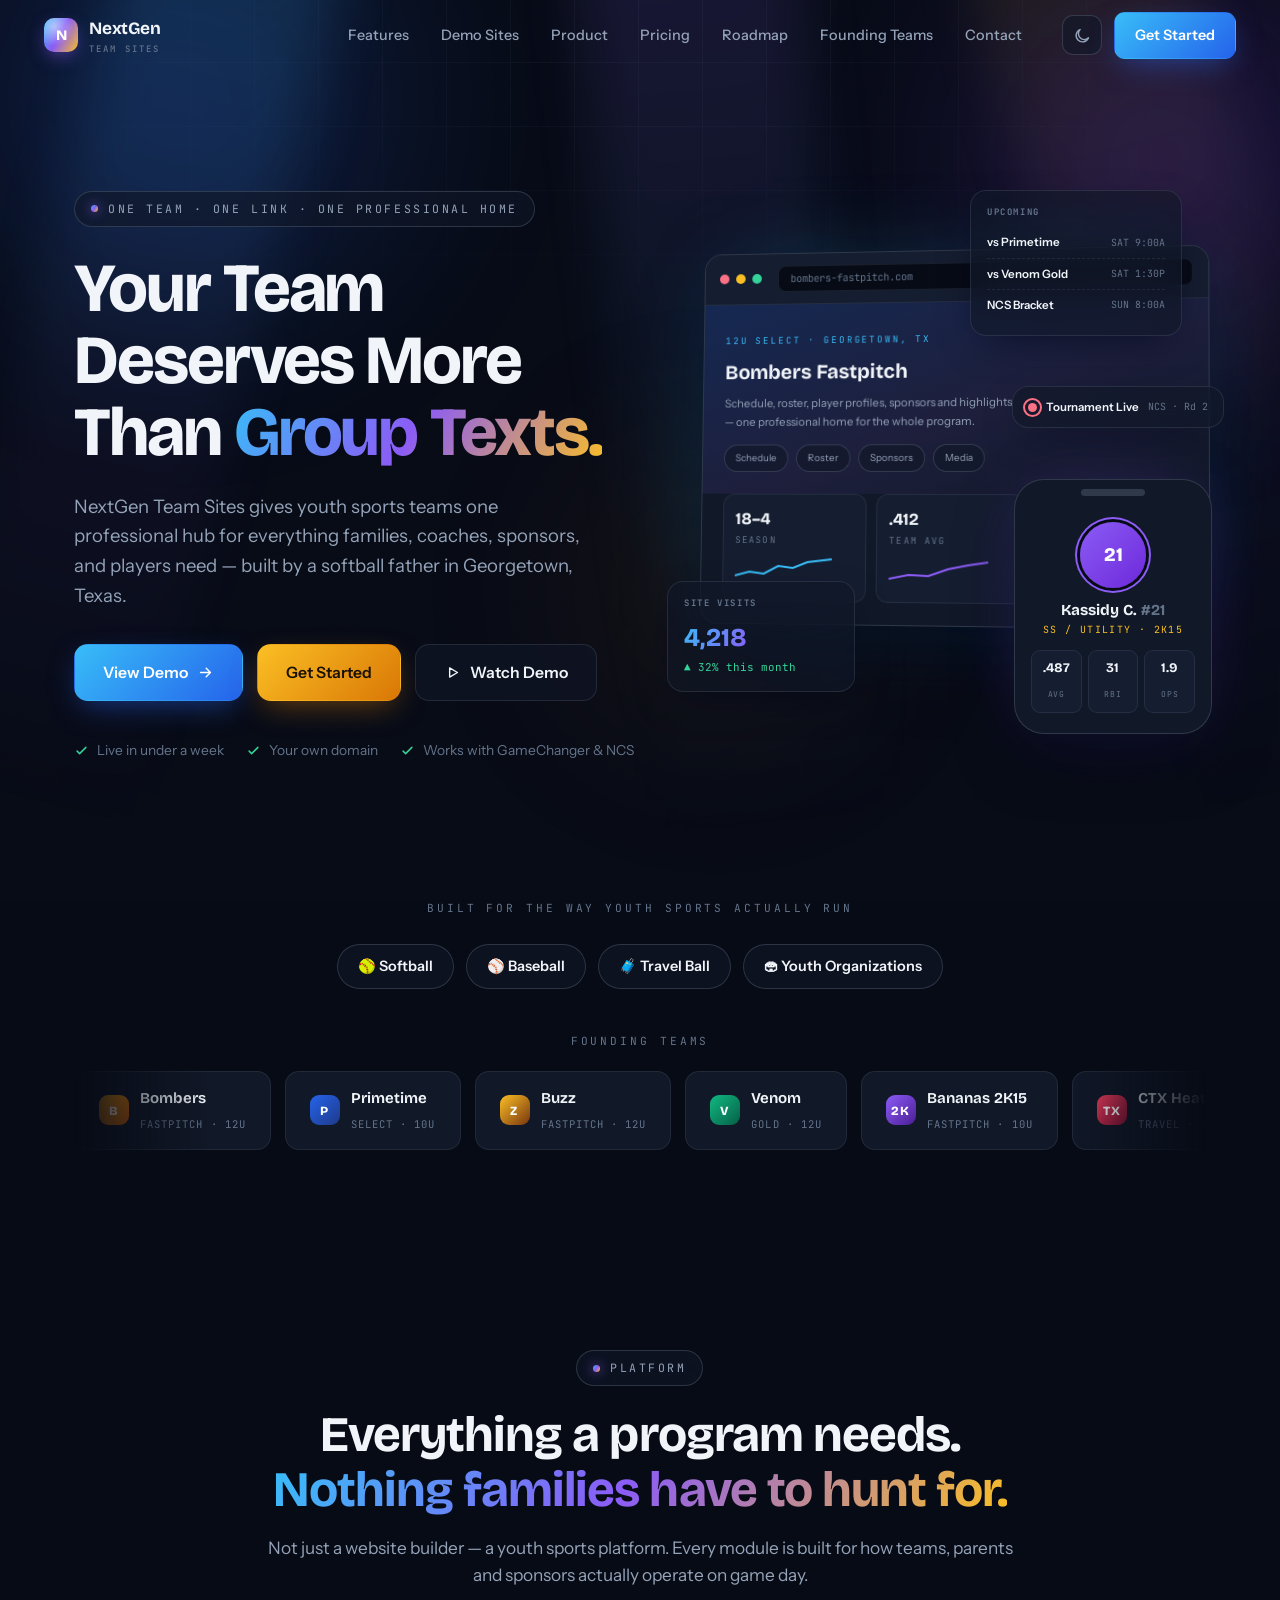
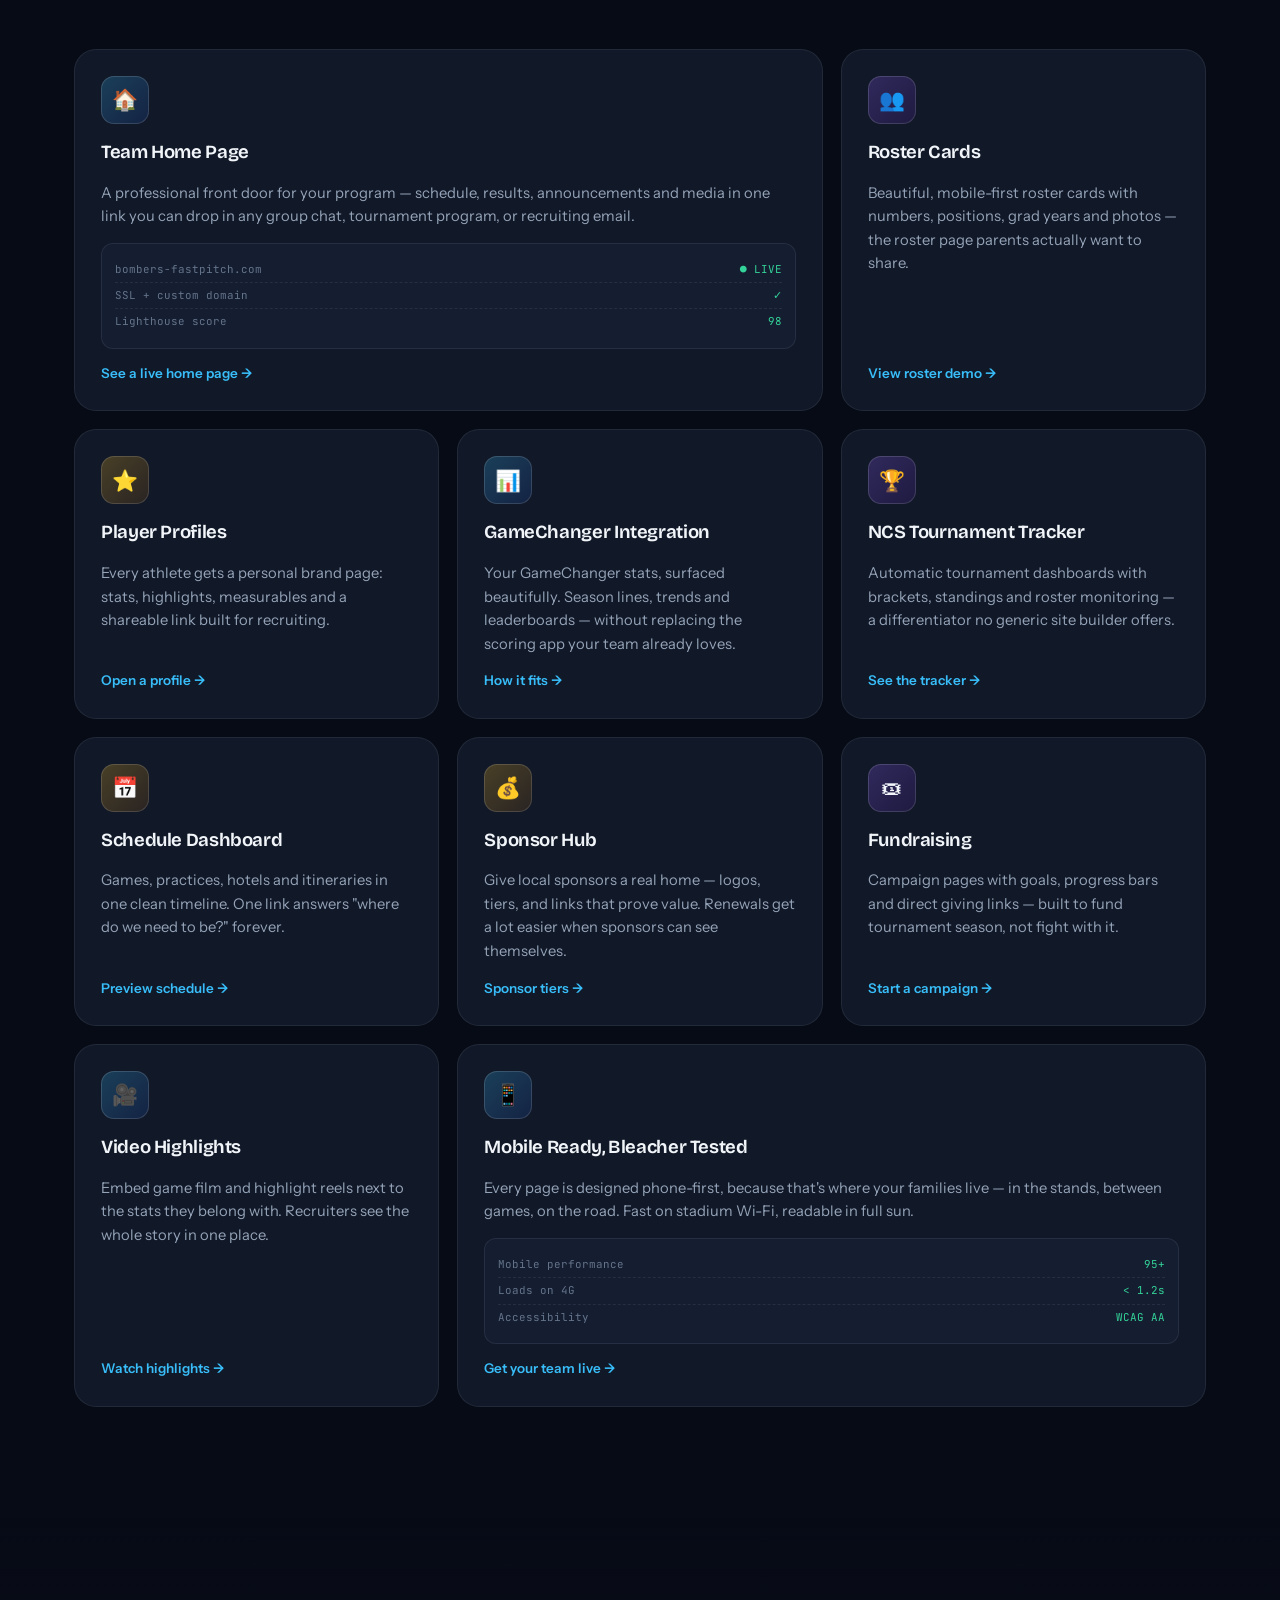
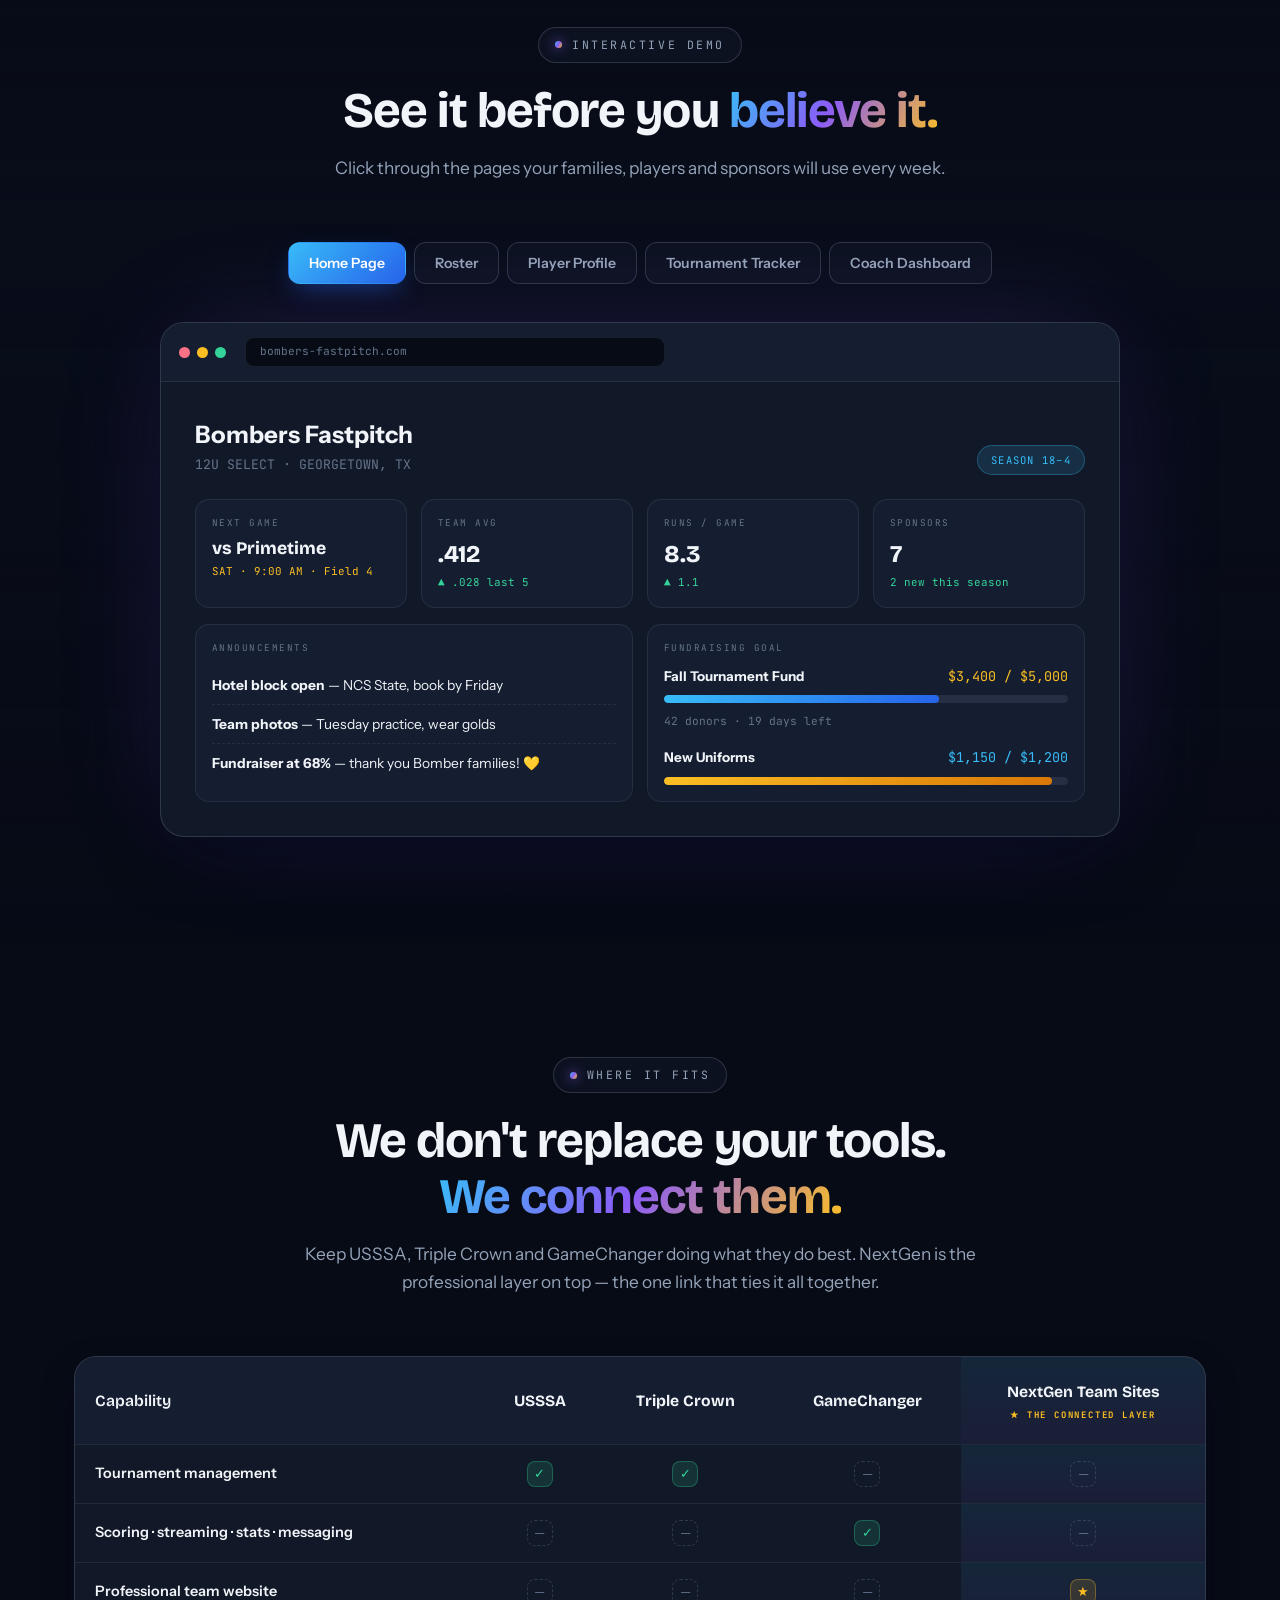
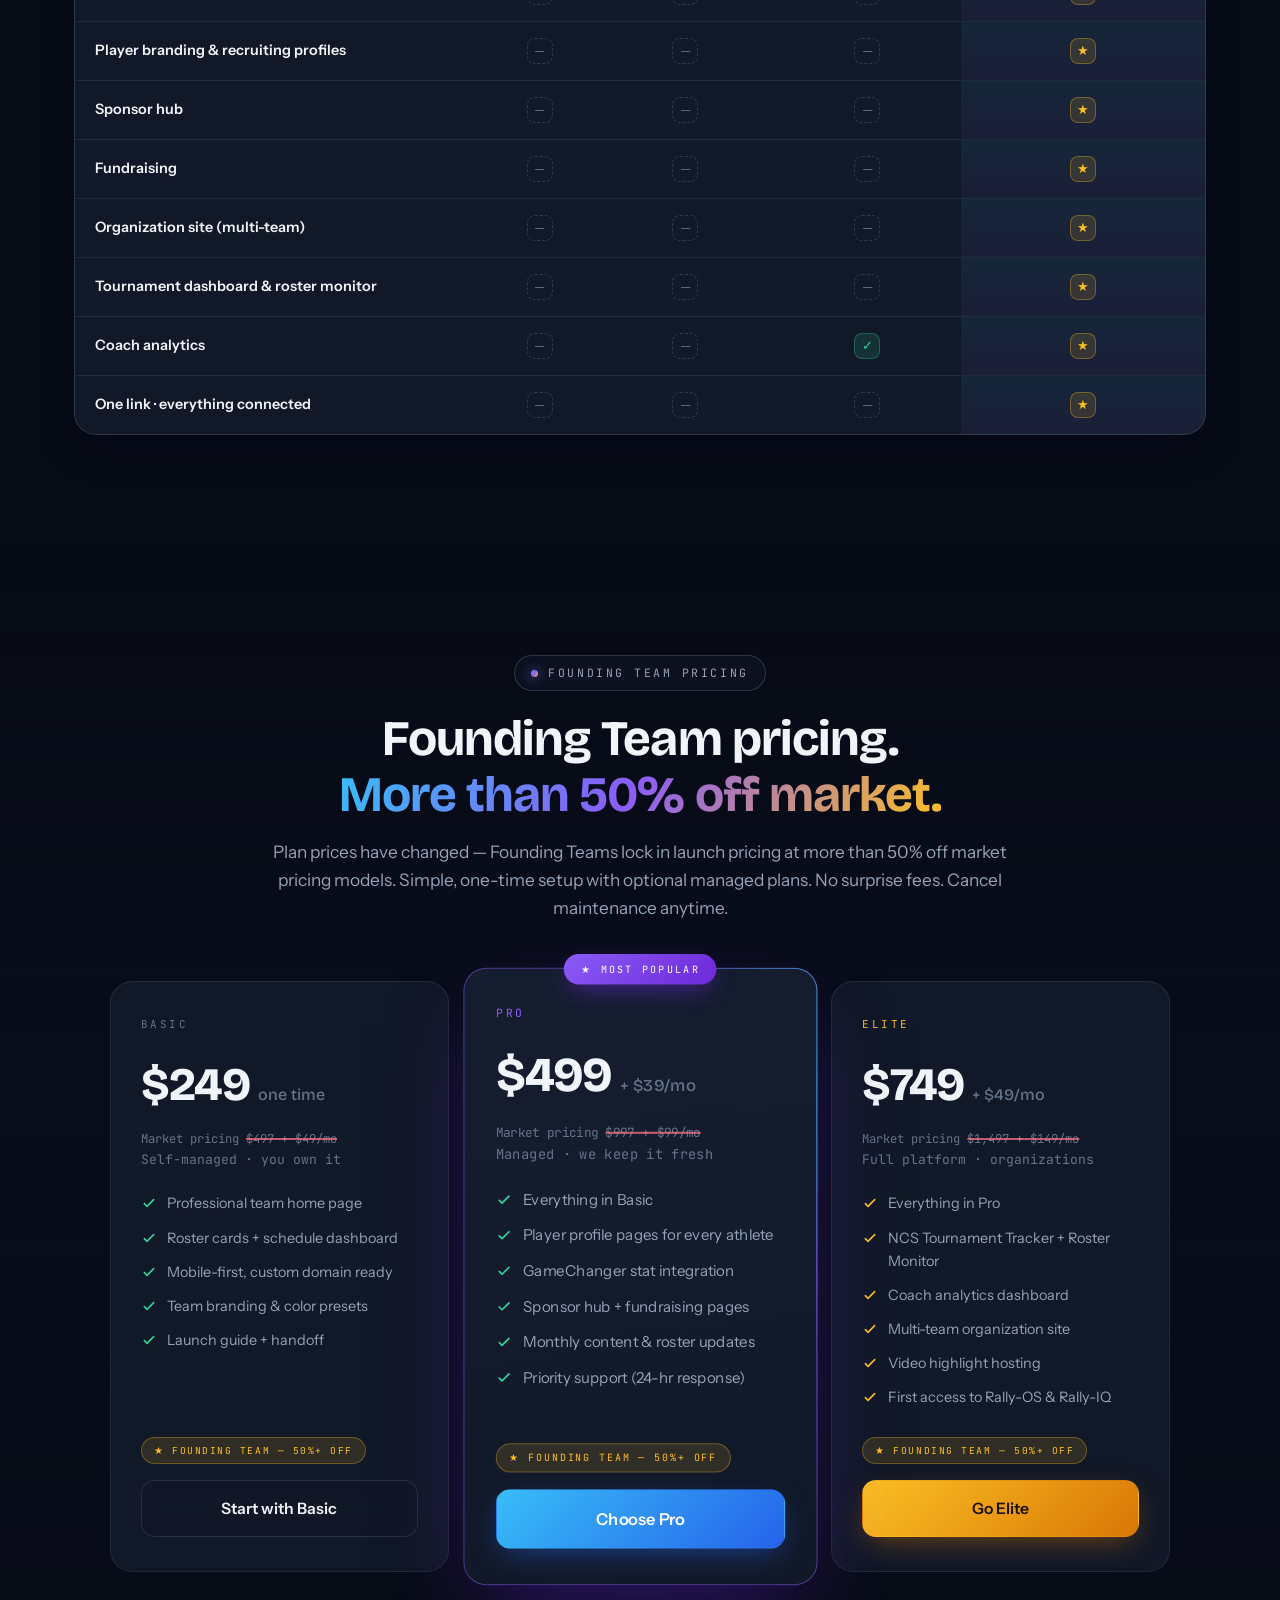
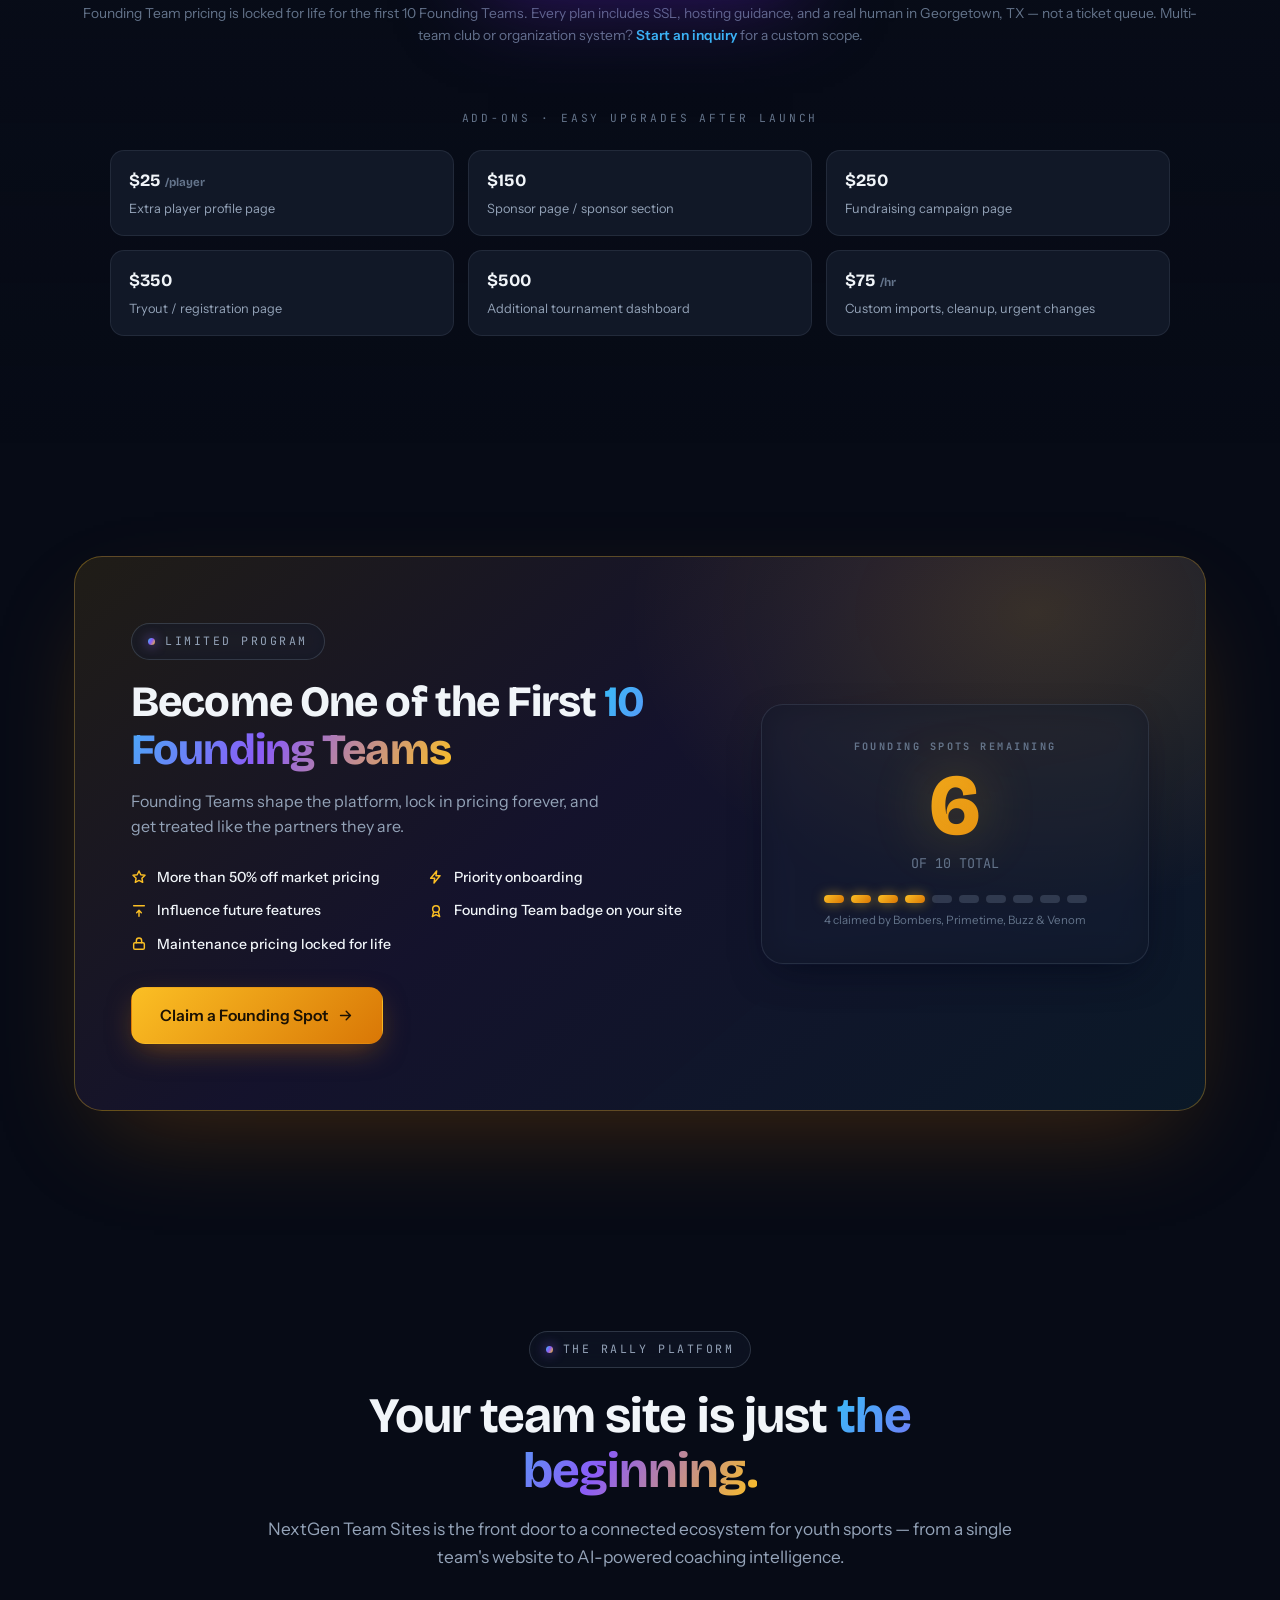
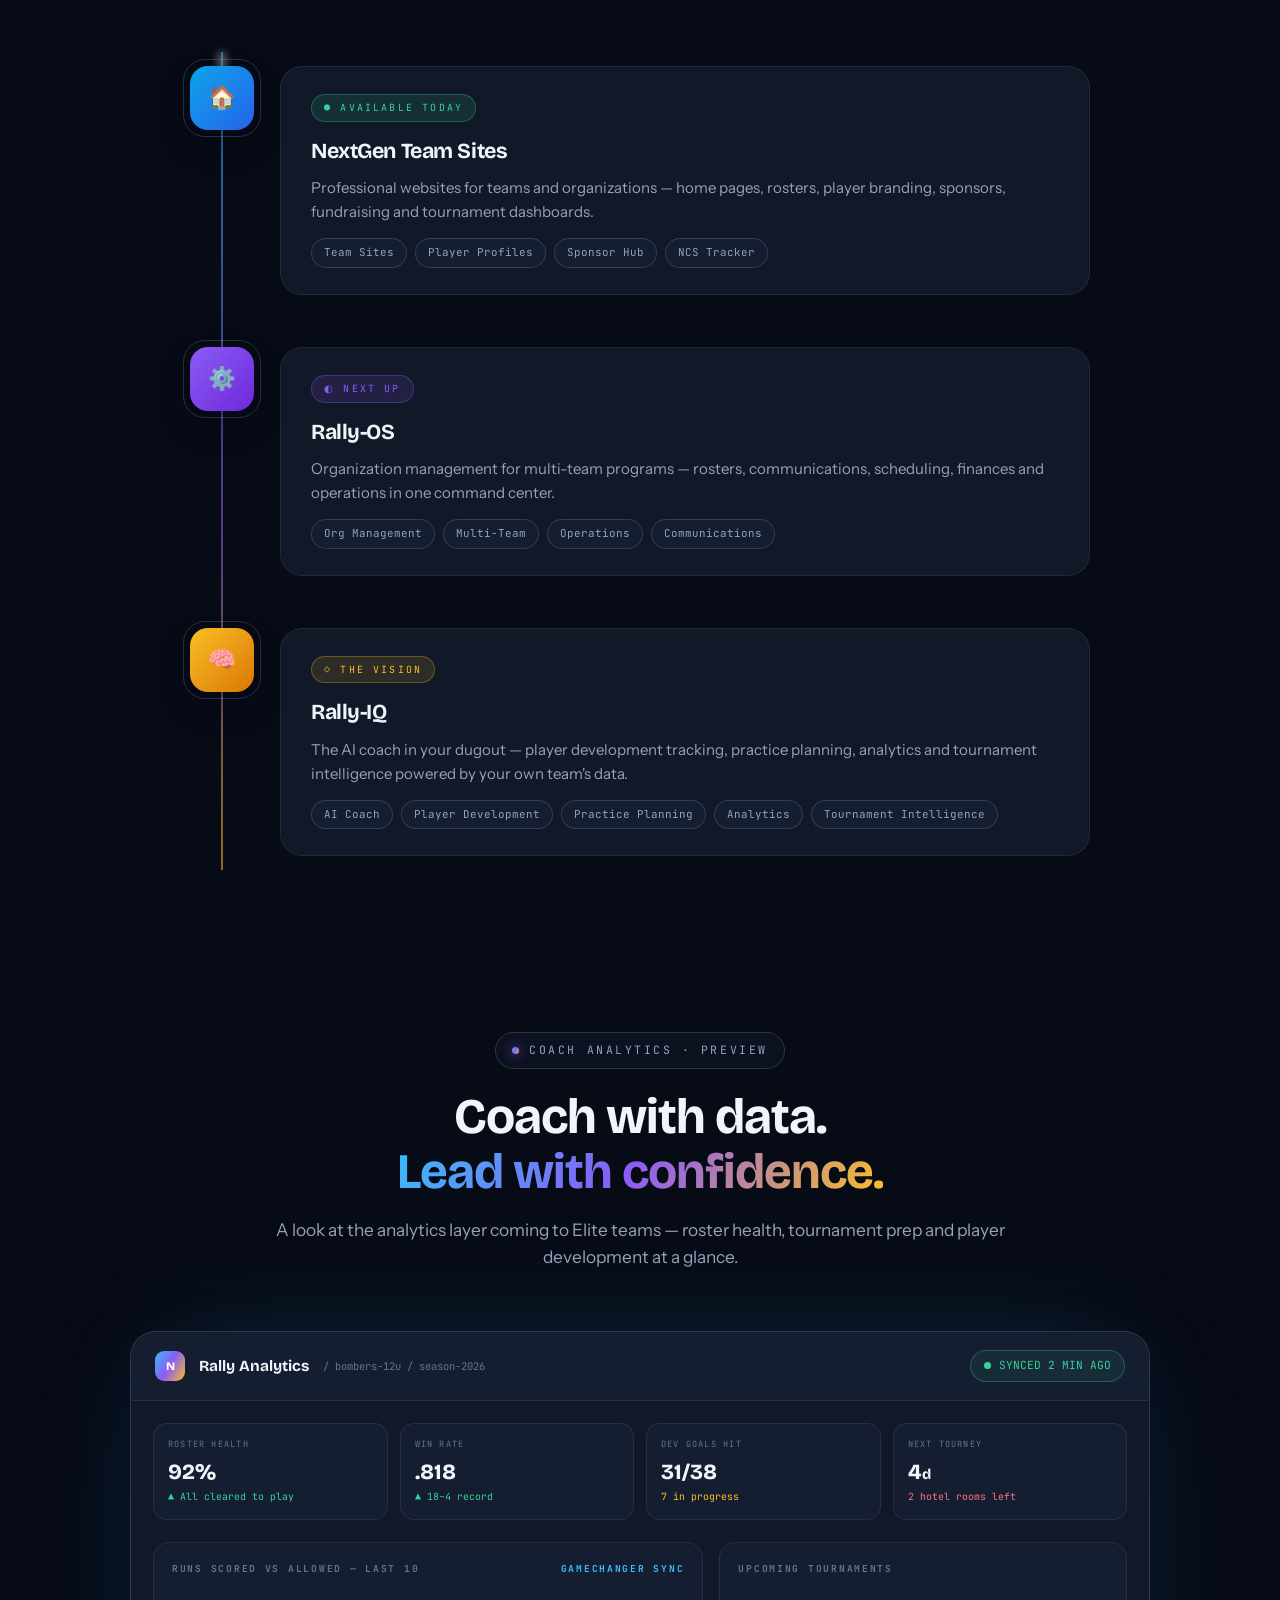
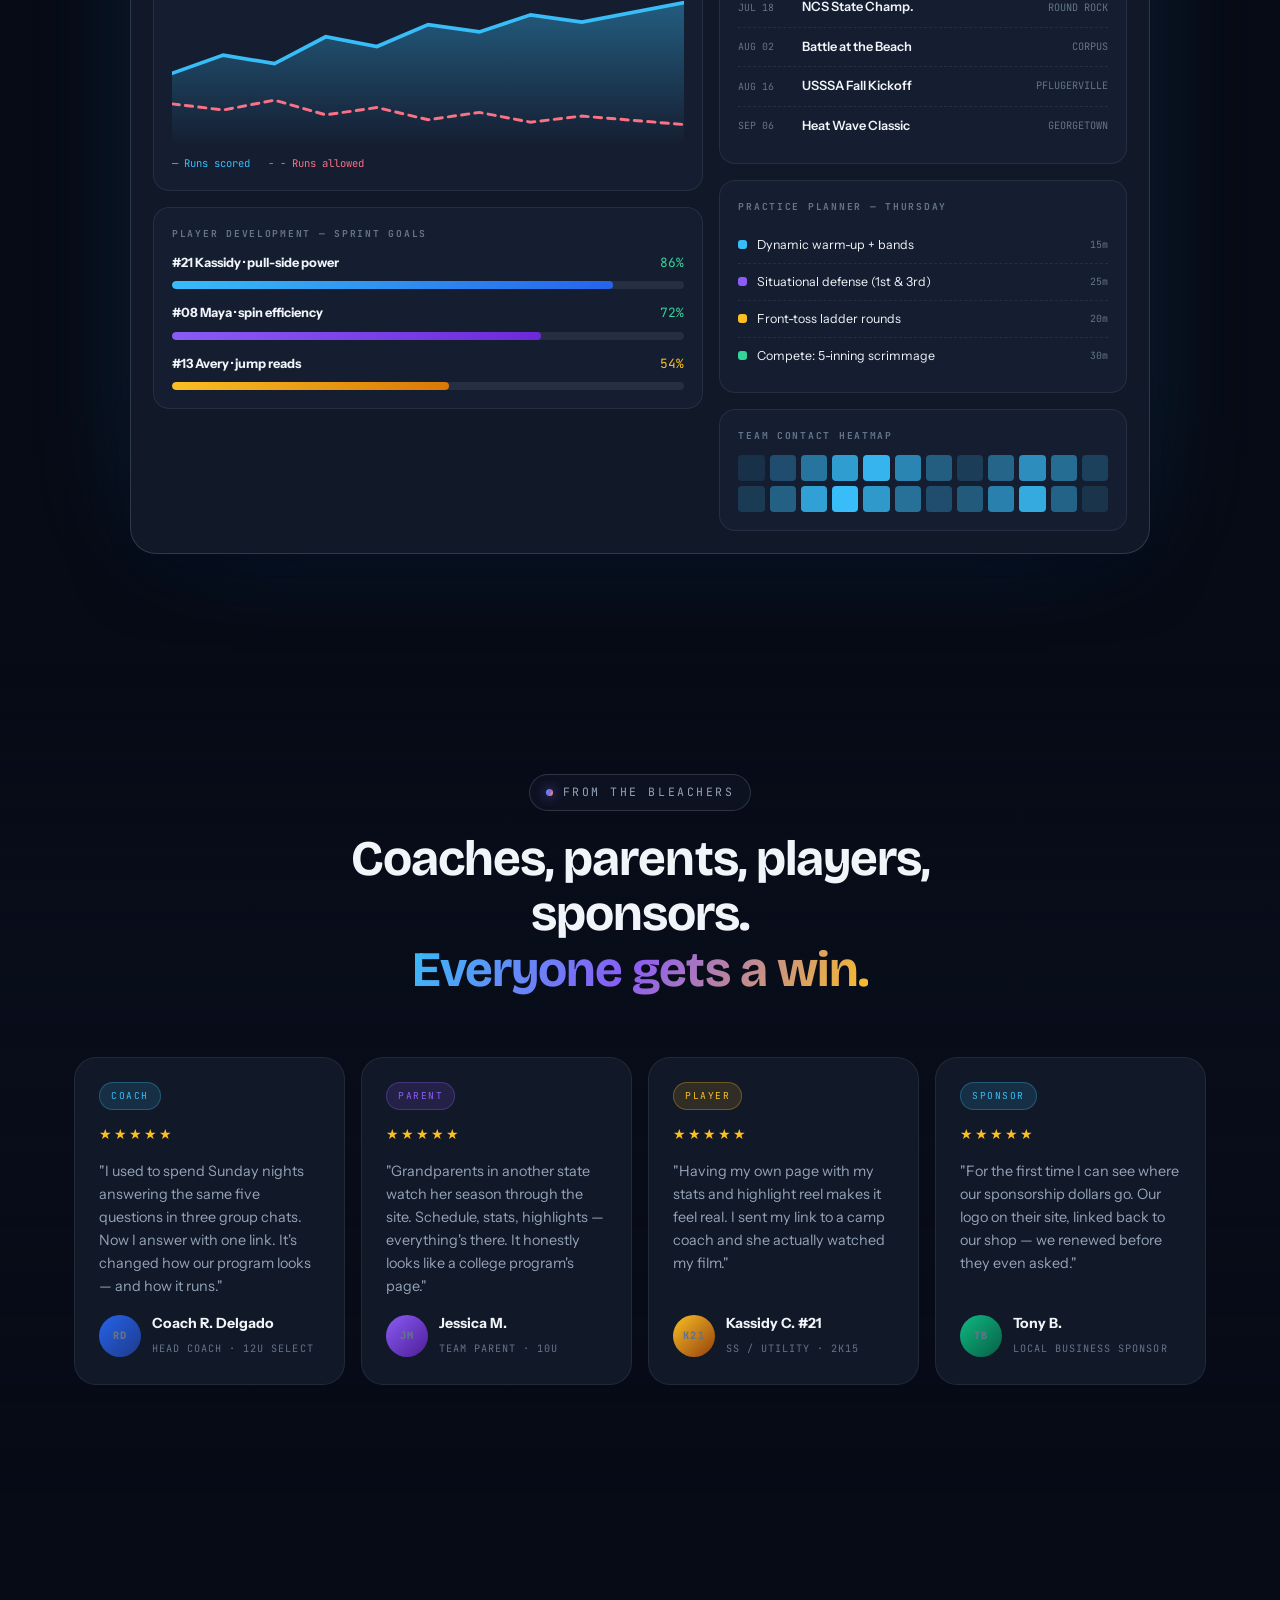
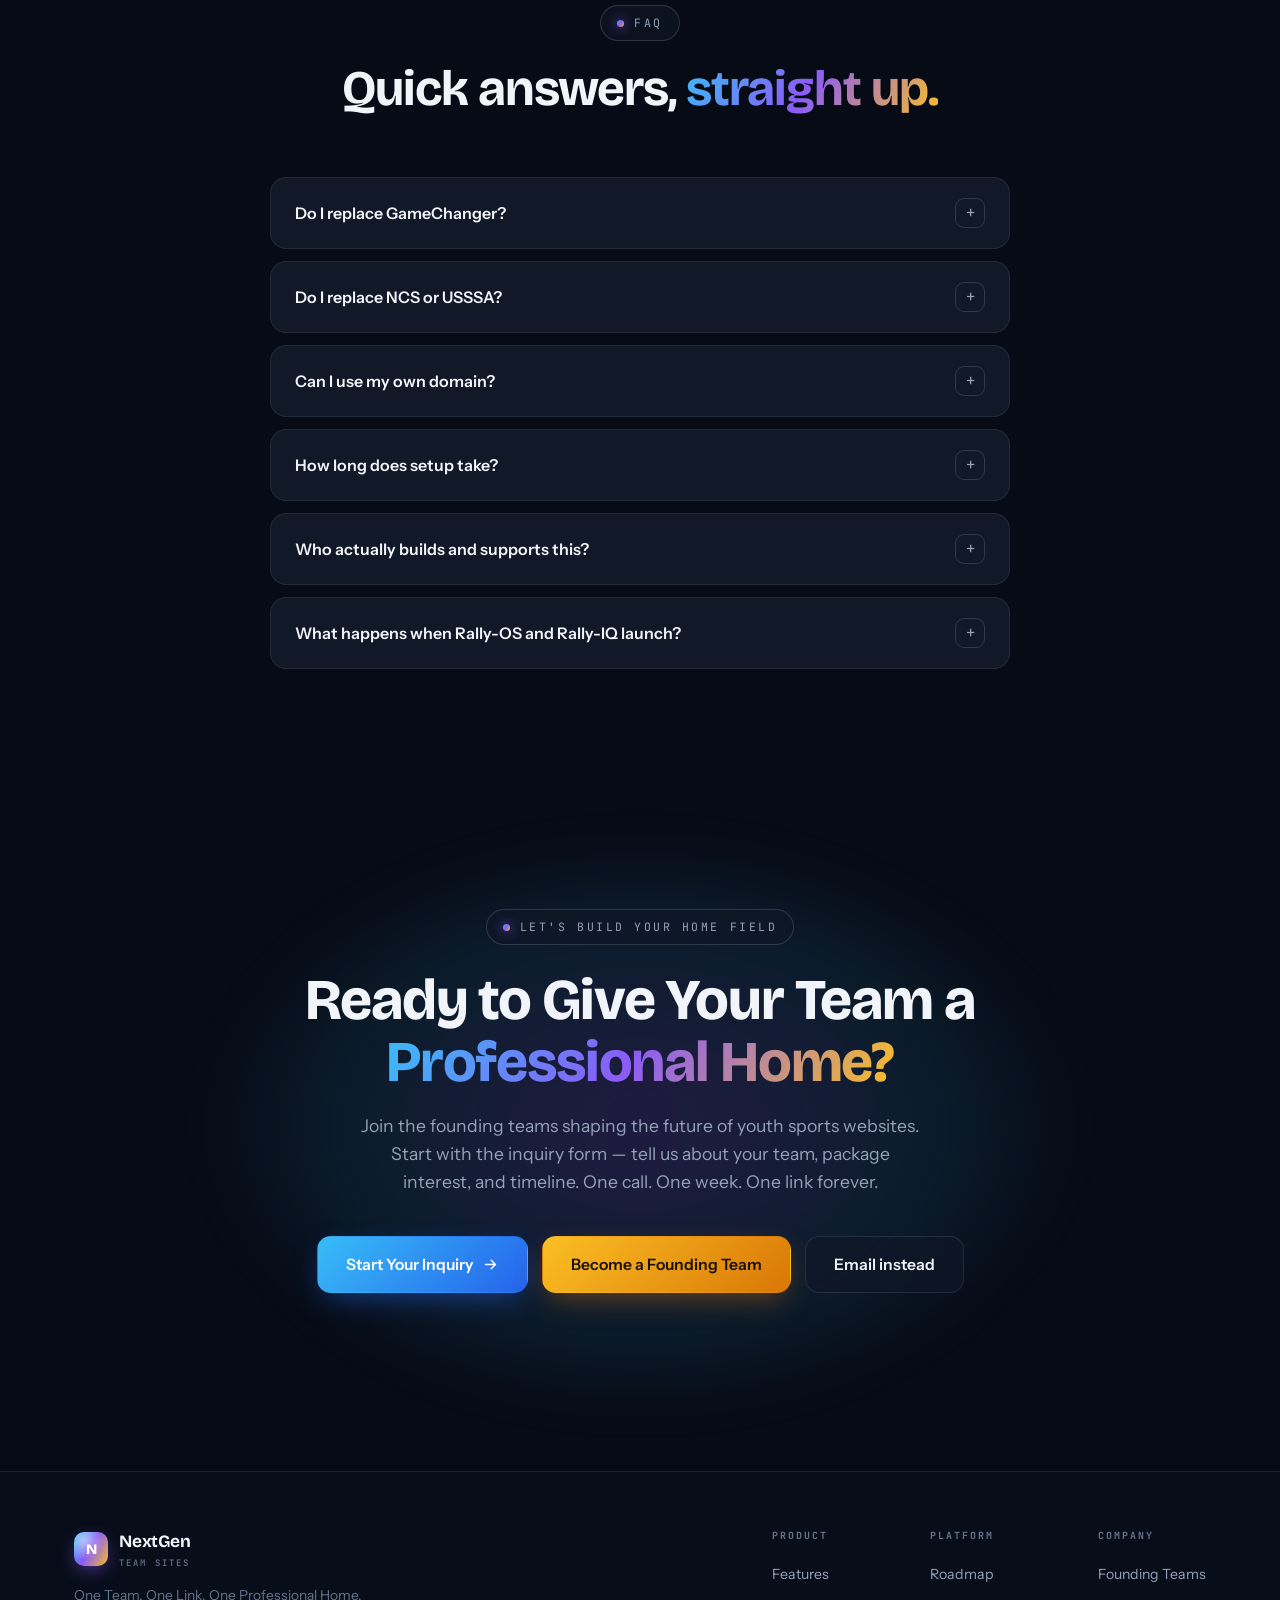
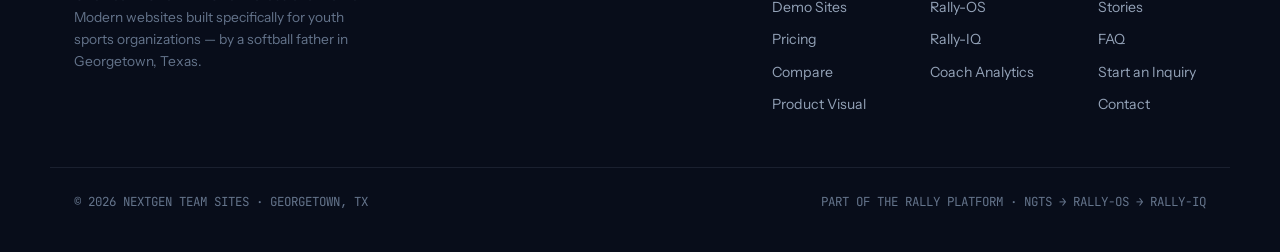
<file: nextgen-team-sites.html>
<!DOCTYPE html>
<html lang="en">
<head>
<meta charset="UTF-8">
<title>NextGen Team Sites</title>
<meta http-equiv="refresh" content="0; url=/">
<link rel="canonical" href="https://next-gen-team.site/">
<script>window.location.replace('/');</script>
  <!-- Google tag (gtag.js) -->
  <script async src="https://www.googletagmanager.com/gtag/js?id=G-QCMG056HYE"></script>
  <script>
    window.dataLayer = window.dataLayer || [];
    function gtag(){dataLayer.push(arguments);}
    gtag('js', new Date());

    gtag('config', 'G-QCMG056HYE');
  </script>
</head>
<body>
<p>This page has moved to the <a href="/">NextGen Team Sites home page</a>.</p>
</body>
</html>
</file>
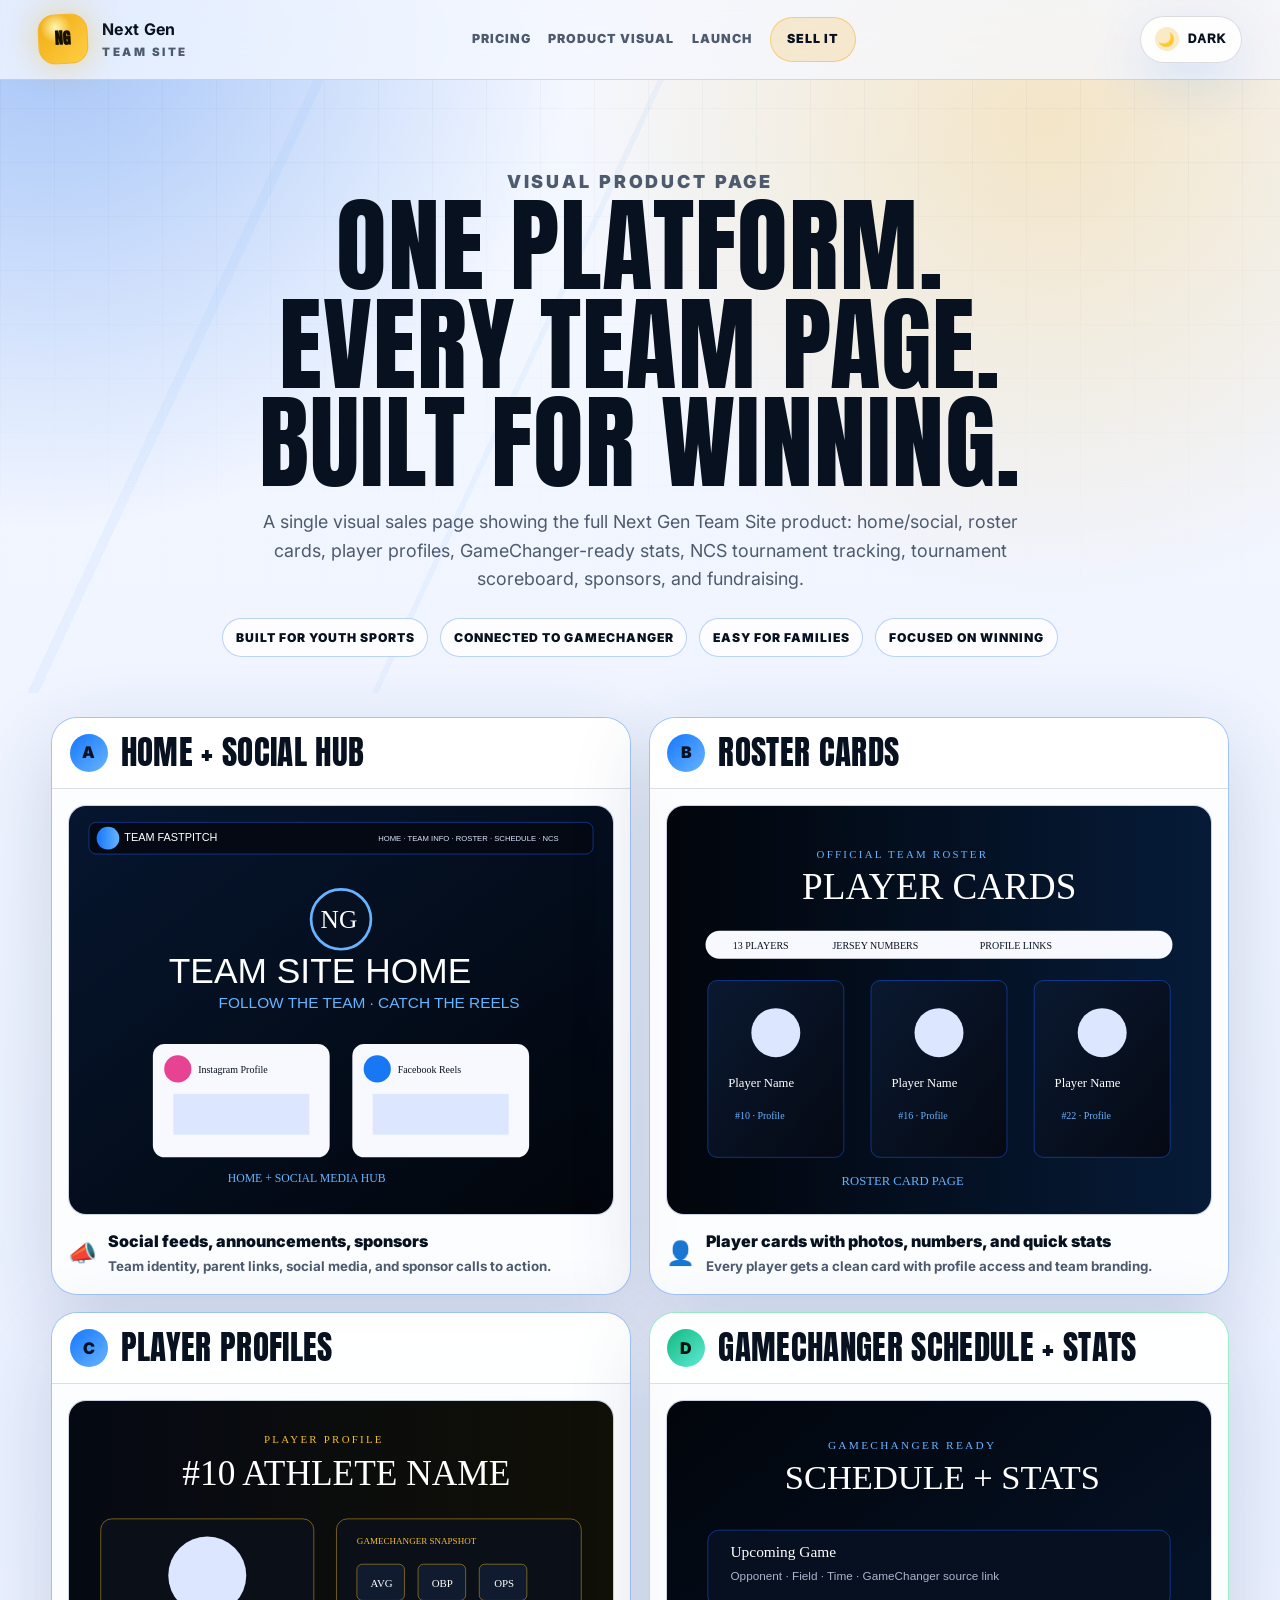
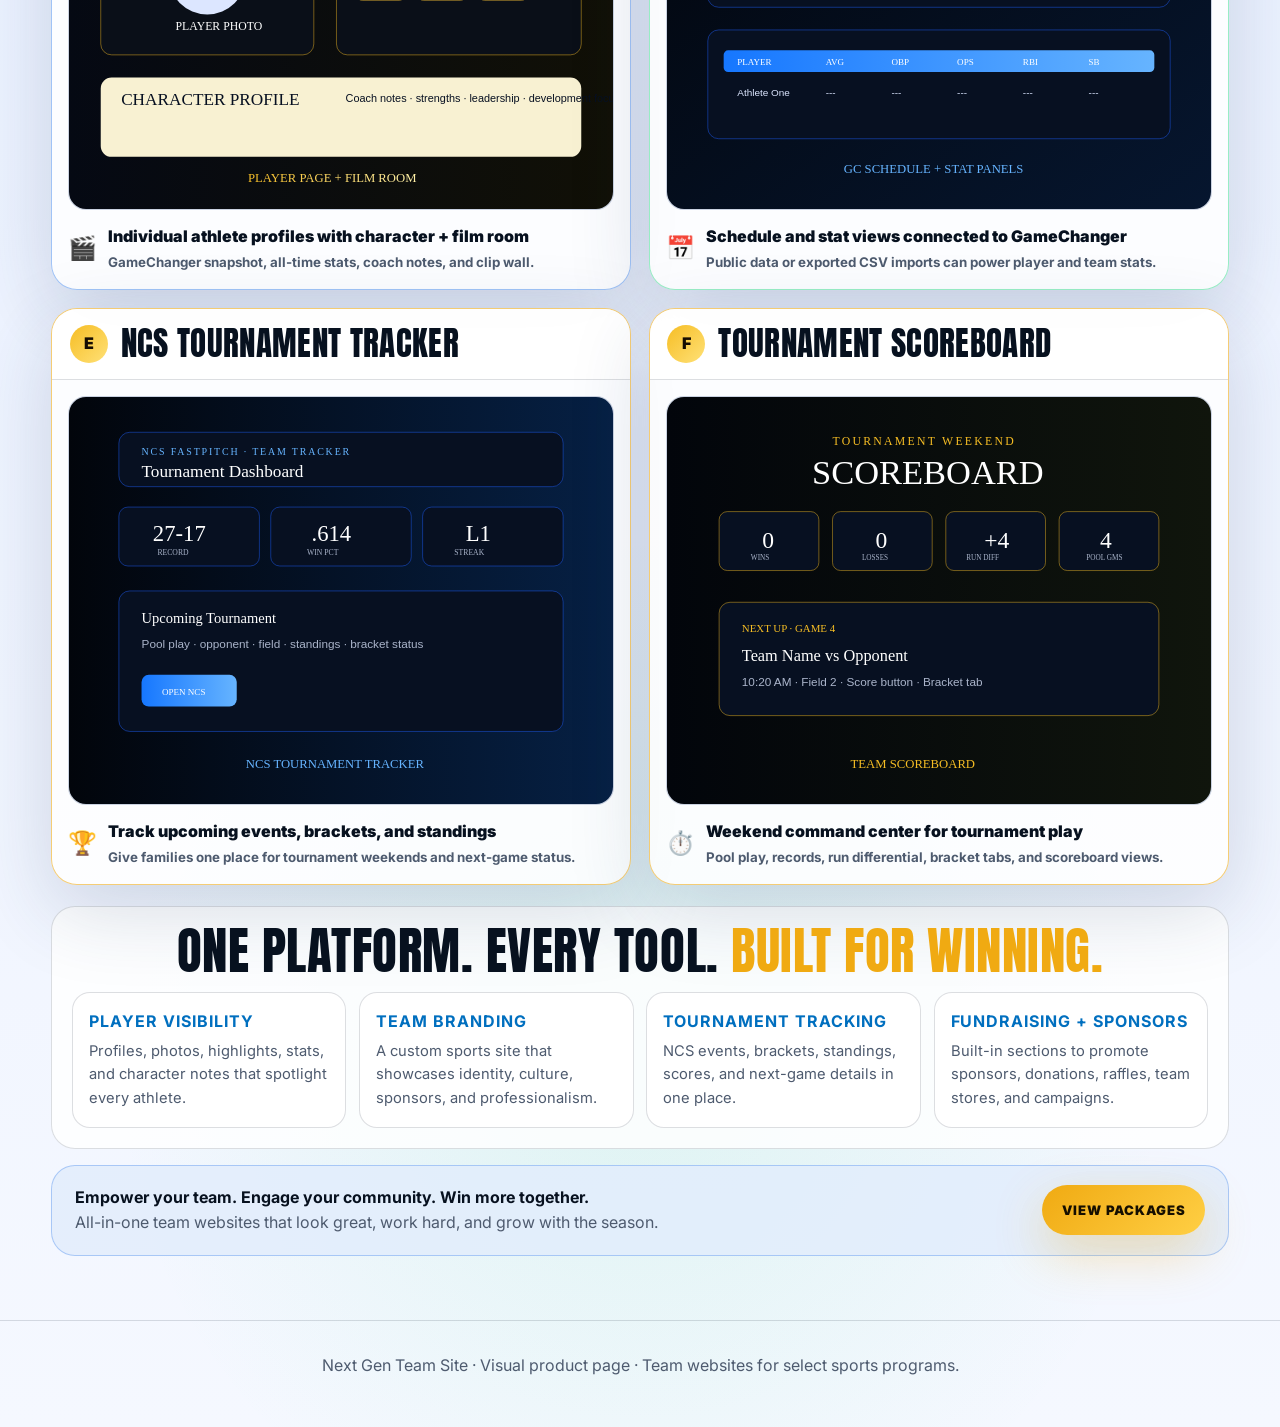
<file: product.html>
<!DOCTYPE html>
<html lang="en" data-theme="light">
<head>
  <meta charset="UTF-8" />
  <meta name="viewport" content="width=device-width, initial-scale=1.0" />
  <title>Next Gen Team Site | Visual Product Page</title>
  <meta name="description" content="Visual product page for Next Gen Team Site showing homepage, social hub, roster cards, player profiles, GameChanger, NCS tracker, tournament scoreboard, fundraising, and sponsor features." />
  <link rel="preconnect" href="https://fonts.googleapis.com">
  <link rel="preconnect" href="https://fonts.gstatic.com" crossorigin>
  <link href="https://fonts.googleapis.com/css2?family=Anton&family=Inter:wght@400;500;600;700;800;900&display=swap" rel="stylesheet">
  <link rel="stylesheet" href="styles.css" />
  <style>
    .product-hero{padding:5.5rem clamp(1rem,4vw,4rem) 2.25rem;text-align:center;position:relative;overflow:hidden}.product-hero:before{content:"";position:absolute;inset:0;background:linear-gradient(115deg,transparent 0 20%,rgba(102,180,255,.08) 20% 20.7%,transparent 20.7% 42%,rgba(102,180,255,.08) 42% 42.4%,transparent 42.4%);pointer-events:none}.product-hero>*{position:relative}.product-hero h1{max-width:1100px;margin:0 auto 1rem}.product-hero p{max-width:780px;margin:0 auto;color:var(--muted);font-size:1.12rem}.hero-pills{display:flex;gap:.75rem;justify-content:center;flex-wrap:wrap;margin-top:1.5rem}.hero-pills span{display:inline-flex;align-items:center;gap:.4rem;padding:.55rem .8rem;border:1px solid color-mix(in srgb,var(--blue) 28%,transparent);border-radius:999px;background:var(--surface);color:var(--text);font-size:.76rem;font-weight:900;text-transform:uppercase;letter-spacing:.08em}.visual-wrap{padding:1.5rem clamp(1rem,4vw,4rem) 4rem}.visual-grid{display:grid;grid-template-columns:repeat(2,minmax(0,1fr));gap:1.1rem;max-width:1320px;margin:0 auto}.visual-card{overflow:hidden;border:1px solid color-mix(in srgb,var(--blue) 38%,transparent);border-radius:26px;background:var(--surface);box-shadow:var(--shadow)}.visual-card.gold{border-color:color-mix(in srgb,var(--gold) 58%,transparent)}.visual-card.green{border-color:color-mix(in srgb,var(--green) 46%,transparent)}.visual-head{display:flex;align-items:center;gap:.8rem;padding:1rem 1.1rem;border-bottom:1px solid var(--line);background:var(--glass)}.visual-letter{display:grid;width:38px;height:38px;place-items:center;border-radius:50%;background:linear-gradient(135deg,#1677ff,#66b4ff);font-weight:950}.visual-card.gold .visual-letter{background:linear-gradient(135deg,#f6bd24,#ffe177);color:#160d02}.visual-card.green .visual-letter{background:linear-gradient(135deg,#12b981,#5eead4);color:#03130c}.visual-head h2{margin:0;font-size:clamp(1.55rem,2.6vw,2.5rem);line-height:.95}.visual-body{padding:1rem}.visual-body img{border-radius:18px;border:1px solid var(--line);background:var(--bg-2);aspect-ratio:4/3;object-fit:cover}.caption{display:flex;align-items:center;gap:.7rem;margin-top:.9rem;color:var(--text);font-weight:900}.caption span{font-size:1.45rem}.caption small{display:block;color:var(--muted);font-weight:700;margin-top:.12rem}.value-strip{max-width:1320px;margin:1.3rem auto 0;padding:1.25rem;border:1px solid var(--line);border-radius:24px;background:var(--surface)}.value-strip h2{text-align:center;margin-bottom:1rem;font-size:clamp(2rem,4vw,3.8rem)}.value-strip h2 em{color:var(--gold);font-style:normal}.value-grid{display:grid;grid-template-columns:repeat(4,minmax(0,1fr));gap:.8rem}.value-grid article{padding:1rem;border:1px solid var(--line);border-radius:18px;background:var(--surface-2)}.value-grid strong{display:block;color:var(--blue-2);text-transform:uppercase;letter-spacing:.06em}.value-grid p{color:var(--muted);font-size:.92rem;margin:.35rem 0 0}.product-cta{max-width:1320px;margin:1rem auto 0;display:flex;align-items:center;justify-content:space-between;gap:1rem;padding:1.2rem 1.4rem;border:1px solid color-mix(in srgb,var(--blue) 28%,transparent);border-radius:24px;background:color-mix(in srgb,var(--blue) 10%,var(--surface))}.product-cta p{margin:0;color:var(--muted)}.product-cta strong{color:var(--text)}.product-cta .btn{white-space:nowrap}@media(max-width:900px){.visual-grid,.value-grid{grid-template-columns:1fr}.product-cta{display:grid}.product-cta .btn{width:100%}}
  </style>
  <!-- Google tag (gtag.js) -->
  <script async src="https://www.googletagmanager.com/gtag/js?id=G-QCMG056HYE"></script>
  <script>
    window.dataLayer = window.dataLayer || [];
    function gtag(){dataLayer.push(arguments);}
    gtag('js', new Date());

    gtag('config', 'G-QCMG056HYE');
  </script>
</head>
<body>
  <header class="site-header">
    <a href="index.html" class="brand"><span class="brand-mark">NG</span><span><strong>Next Gen</strong><small>Team Site</small></span></a>
    <nav class="desktop-nav"><a href="index.html#pricing">Pricing</a><a href="product.html">Product Visual</a><a href="index.html#launch">Launch</a><a href="index.html#close" class="nav-cta">Sell It</a></nav>
    <button class="theme-toggle" type="button" aria-label="Toggle light and dark mode" aria-pressed="true">
      <span class="toggle-icon">🌙</span>
      <span class="toggle-label">Dark</span>
    </button>
  </header>

  <main>
    <section class="product-hero">
      <p class="eyebrow">Visual product page</p>
      <h1>One platform. Every team page. Built for winning.</h1>
      <p>A single visual sales page showing the full Next Gen Team Site product: home/social, roster cards, player profiles, GameChanger-ready stats, NCS tournament tracking, tournament scoreboard, sponsors, and fundraising.</p>
      <div class="hero-pills"><span>Built for youth sports</span><span>Connected to GameChanger</span><span>Easy for families</span><span>Focused on winning</span></div>
    </section>

    <section class="visual-wrap">
      <div class="visual-grid">
        <article class="visual-card">
          <div class="visual-head"><span class="visual-letter">A</span><h2>Home + Social Hub</h2></div>
          <div class="visual-body"><img src="assets/screenshots/01-home-social.svg" alt="Home page and social media hub"><div class="caption"><span>📣</span><div>Social feeds, announcements, sponsors<small>Team identity, parent links, social media, and sponsor calls to action.</small></div></div></div>
        </article>
        <article class="visual-card">
          <div class="visual-head"><span class="visual-letter">B</span><h2>Roster Cards</h2></div>
          <div class="visual-body"><img src="assets/screenshots/02-roster-cards.svg" alt="Roster card page"><div class="caption"><span>👤</span><div>Player cards with photos, numbers, and quick stats<small>Every player gets a clean card with profile access and team branding.</small></div></div></div>
        </article>
        <article class="visual-card">
          <div class="visual-head"><span class="visual-letter">C</span><h2>Player Profiles</h2></div>
          <div class="visual-body"><img src="assets/screenshots/03-player-profile.svg" alt="Player profile page"><div class="caption"><span>🎬</span><div>Individual athlete profiles with character + film room<small>GameChanger snapshot, all-time stats, coach notes, and clip wall.</small></div></div></div>
        </article>
        <article class="visual-card green">
          <div class="visual-head"><span class="visual-letter">D</span><h2>GameChanger Schedule + Stats</h2></div>
          <div class="visual-body"><img src="assets/screenshots/04-gamechanger.svg" alt="GameChanger schedule and stats"><div class="caption"><span>📅</span><div>Schedule and stat views connected to GameChanger<small>Public data or exported CSV imports can power player and team stats.</small></div></div></div>
        </article>
        <article class="visual-card gold">
          <div class="visual-head"><span class="visual-letter">E</span><h2>NCS Tournament Tracker</h2></div>
          <div class="visual-body"><img src="assets/screenshots/05-ncs-tracker.svg" alt="NCS tournament tracker"><div class="caption"><span>🏆</span><div>Track upcoming events, brackets, and standings<small>Give families one place for tournament weekends and next-game status.</small></div></div></div>
        </article>
        <article class="visual-card gold">
          <div class="visual-head"><span class="visual-letter">F</span><h2>Tournament Scoreboard</h2></div>
          <div class="visual-body"><img src="assets/screenshots/06-scoreboard.svg" alt="Tournament scoreboard"><div class="caption"><span>⏱️</span><div>Weekend command center for tournament play<small>Pool play, records, run differential, bracket tabs, and scoreboard views.</small></div></div></div>
        </article>
      </div>

      <div class="value-strip">
        <h2>One platform. Every tool. <em>Built for winning.</em></h2>
        <div class="value-grid">
          <article><strong>Player Visibility</strong><p>Profiles, photos, highlights, stats, and character notes that spotlight every athlete.</p></article>
          <article><strong>Team Branding</strong><p>A custom sports site that showcases identity, culture, sponsors, and professionalism.</p></article>
          <article><strong>Tournament Tracking</strong><p>NCS events, brackets, standings, scores, and next-game details in one place.</p></article>
          <article><strong>Fundraising + Sponsors</strong><p>Built-in sections to promote sponsors, donations, raffles, team stores, and campaigns.</p></article>
        </div>
      </div>

      <div class="product-cta">
        <div><strong>Empower your team. Engage your community. Win more together.</strong><p>All-in-one team websites that look great, work hard, and grow with the season.</p></div>
        <a class="btn primary" href="index.html#pricing">View packages</a>
      </div>
    </section>
  </main>

  <footer class="site-footer"><p>Next Gen Team Site · Visual product page · Team websites for select sports programs.</p></footer>

  <script>
    const root = document.documentElement;
    const toggle = document.querySelector('.theme-toggle');
    const icon = document.querySelector('.toggle-icon');
    const label = document.querySelector('.toggle-label');
    const storageKey = 'nextgen-theme-v2';
    const savedTheme = localStorage.getItem(storageKey);
    const setTheme = (theme) => {
      root.setAttribute('data-theme', theme);
      localStorage.setItem(storageKey, theme);
      const isLight = theme === 'light';
      toggle.setAttribute('aria-pressed', String(isLight));
      icon.textContent = isLight ? '🌙' : '☀️';
      label.textContent = isLight ? 'Dark' : 'Light';
    };
    setTheme(savedTheme || 'light');
    toggle.addEventListener('click', () => setTheme(root.getAttribute('data-theme') === 'dark' ? 'light' : 'dark'));
  </script>
</body>
</html>
</file>
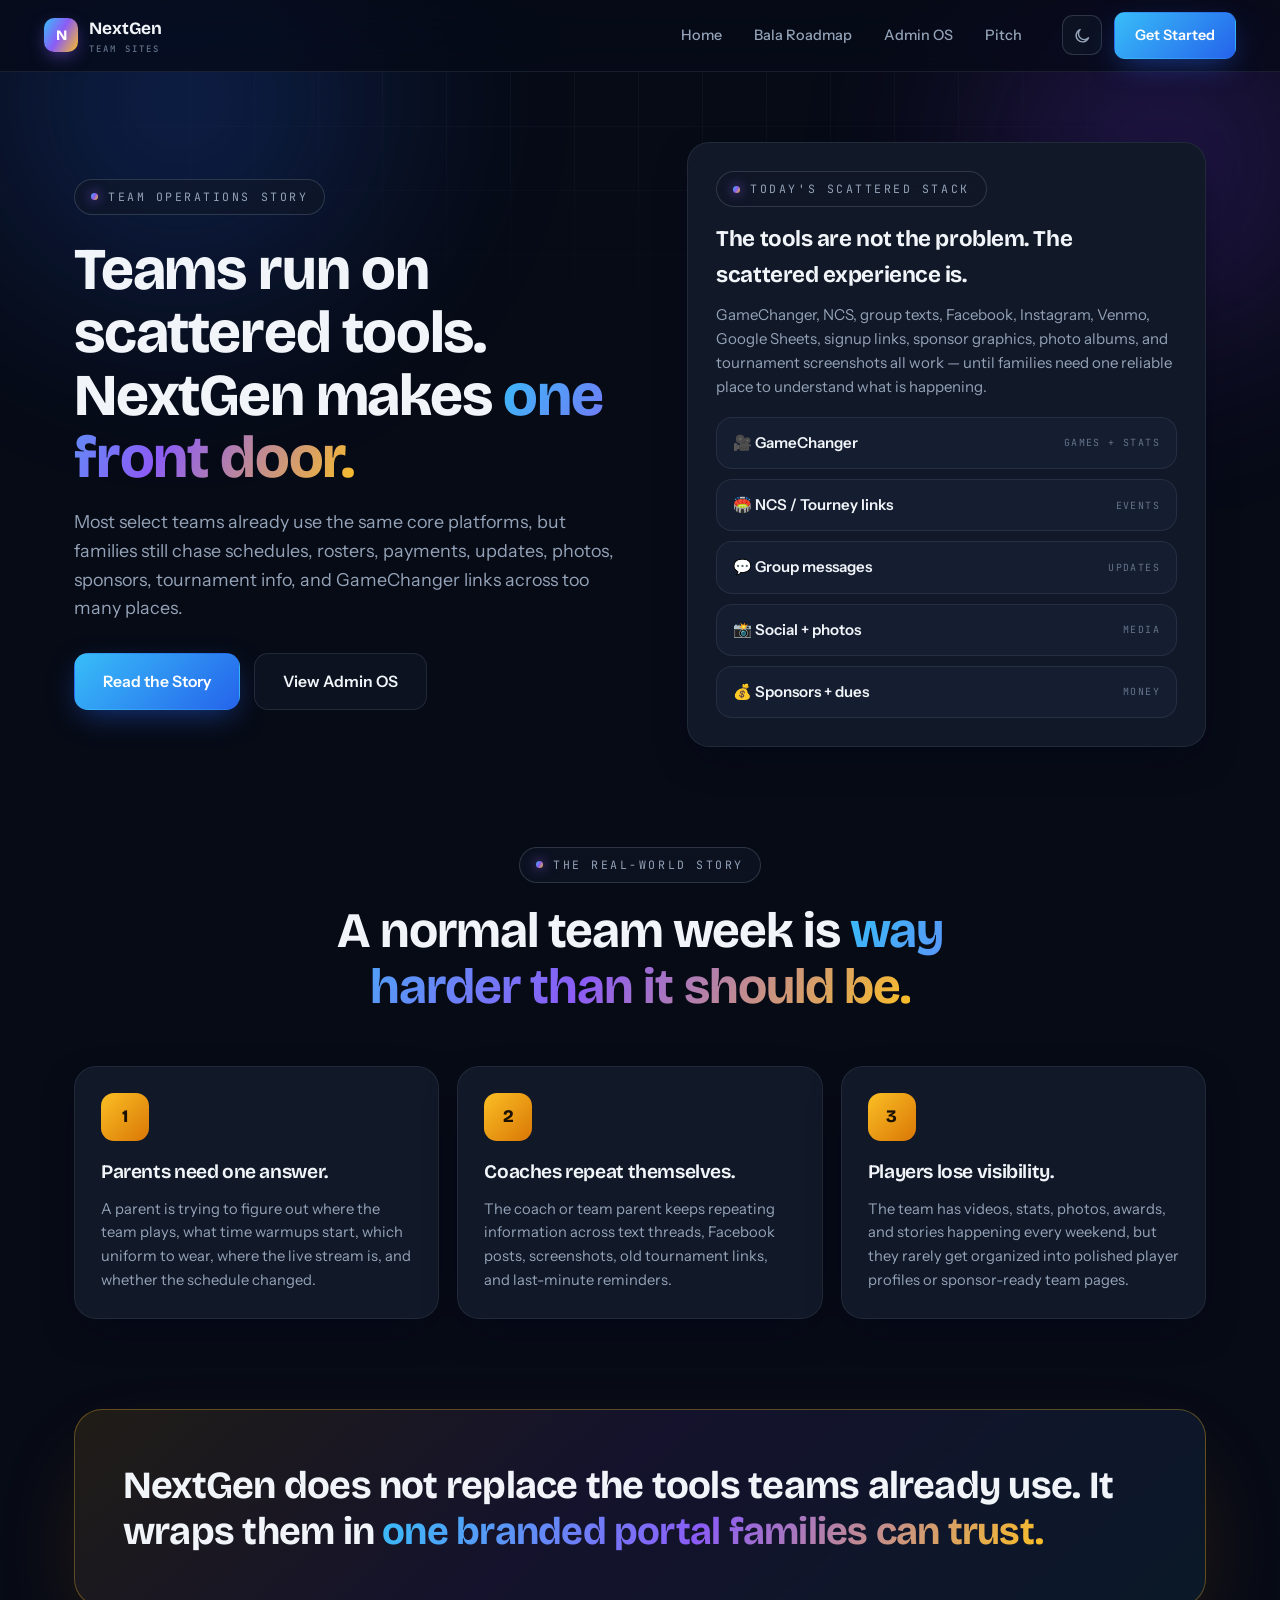
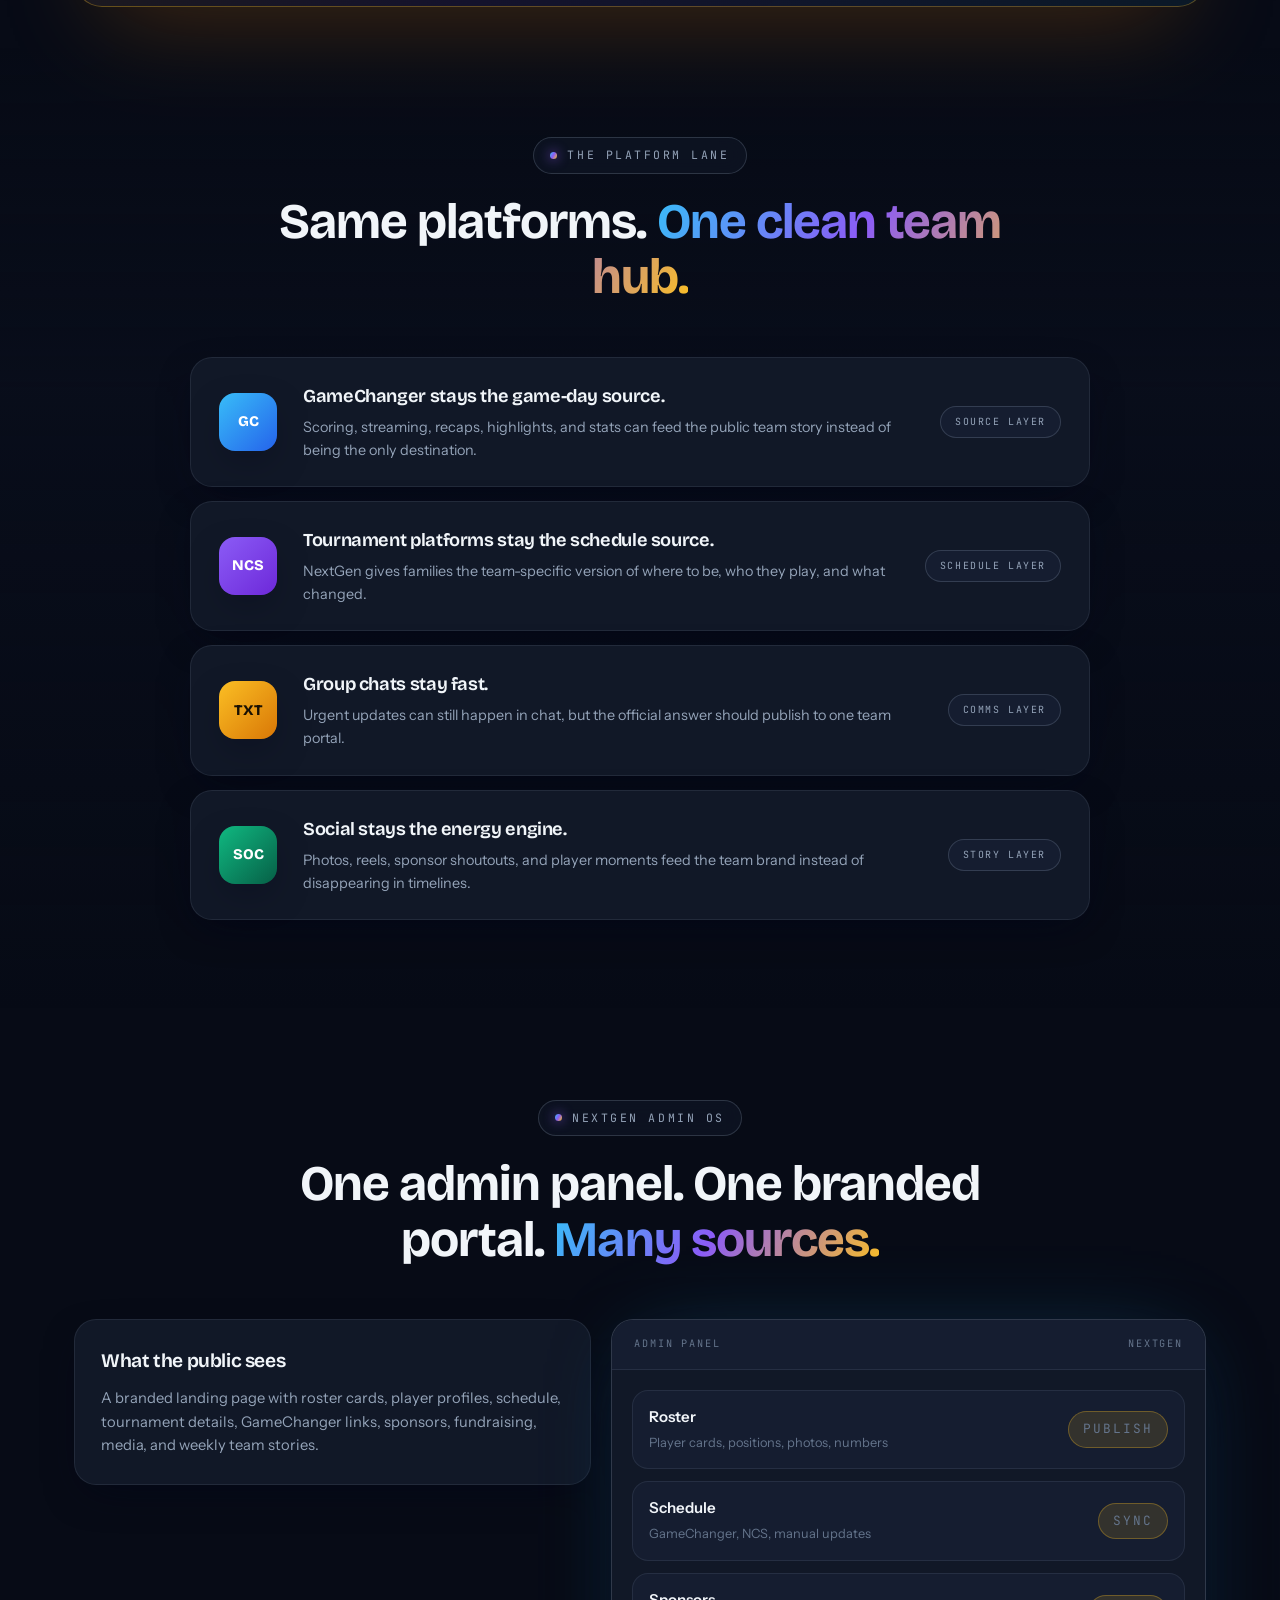
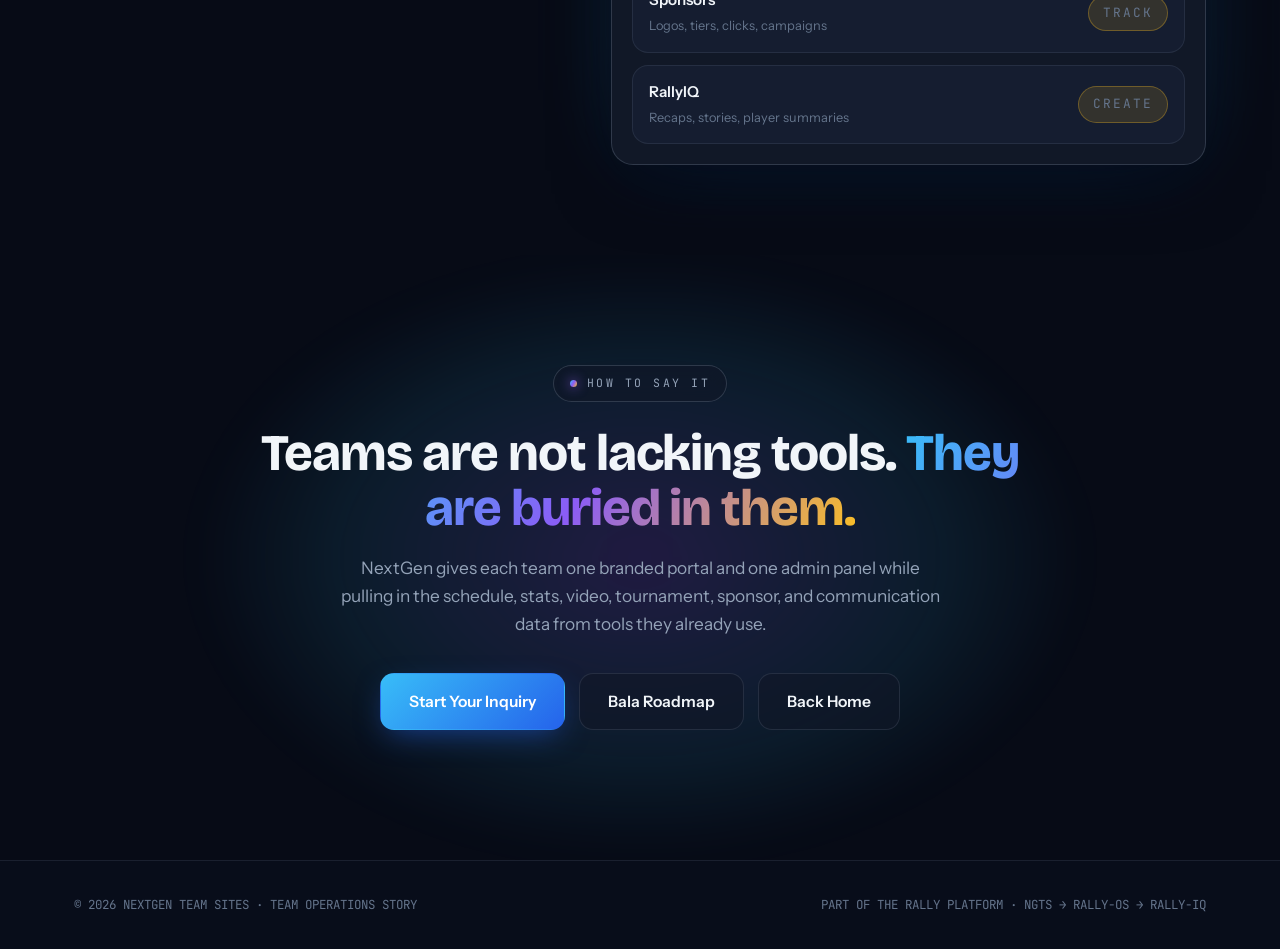
<file: team-ops-story.html>
<!DOCTYPE html>
<html lang="en" data-theme="dark">
<head>
<meta charset="UTF-8">
<meta name="viewport" content="width=device-width, initial-scale=1.0">
<title>NextGen Team Sites | Team Operations Story</title>
<meta name="description" content="How modern youth sports teams operate across scattered tools and how NextGen simplifies everything into one branded portal and admin panel.">
<link rel="preconnect" href="https://fonts.googleapis.com">
<link rel="preconnect" href="https://fonts.gstatic.com" crossorigin>
<link href="https://fonts.googleapis.com/css2?family=Bricolage+Grotesque:opsz,wght@12..96,300..800&family=Instrument+Sans:ital,wght@0,400..700;1,400..700&family=JetBrains+Mono:wght@400;500;600&display=swap" rel="stylesheet">
<style>
/* ================= TOKENS ================= */
:root{
  --bg:#070B16;
  --bg-2:#0A0F1E;
  --card:#111827;
  --card-2:#151D30;
  --line:rgba(148,163,184,.13);
  --line-strong:rgba(148,163,184,.24);
  --text:#F1F5F9;
  --text-2:#94A3B8;
  --text-3:#64748B;
  --blue:#38BDF8;
  --blue-deep:#2563EB;
  --purple:#8B5CF6;
  --gold:#FBBF24;
  --gold-deep:#D97706;
  --green:#34D399;
  --red:#FB7185;
  --glass:rgba(17,24,39,.62);
  --glass-brd:rgba(148,163,184,.16);
  --shadow-lg:0 24px 70px -18px rgba(2,6,23,.85);
  --shadow-md:0 14px 40px -14px rgba(2,6,23,.7);
  --grad-hero:linear-gradient(120deg,#38BDF8 0%,#8B5CF6 48%,#FBBF24 100%);
  --grad-blue:linear-gradient(135deg,#38BDF8,#2563EB);
  --grad-purple:linear-gradient(135deg,#8B5CF6,#6D28D9);
  --grad-gold:linear-gradient(135deg,#FBBF24,#D97706);
  --nav-h:72px;
  --r-lg:22px;
  --r-md:16px;
  --r-sm:12px;
  --ease:cubic-bezier(.22,.61,.2,1);
}
html[data-theme="light"]{
  --bg:#F6F8FC;
  --bg-2:#EDF1F8;
  --card:#FFFFFF;
  --card-2:#F3F6FC;
  --line:rgba(15,23,42,.09);
  --line-strong:rgba(15,23,42,.18);
  --text:#0B1220;
  --text-2:#44506B;
  --text-3:#68748F;
  --glass:rgba(255,255,255,.72);
  --glass-brd:rgba(15,23,42,.1);
  --shadow-lg:0 24px 70px -22px rgba(15,23,42,.28);
  --shadow-md:0 14px 40px -18px rgba(15,23,42,.2);
}
*{margin:0;padding:0;box-sizing:border-box}
html{scroll-behavior:smooth}
body{font-family:'Instrument Sans',sans-serif;background:var(--bg);color:var(--text);line-height:1.6;overflow-x:hidden;transition:background .5s var(--ease),color .5s var(--ease);-webkit-font-smoothing:antialiased}
::selection{background:rgba(139,92,246,.4)}
a{color:inherit;text-decoration:none}
button{font-family:inherit;cursor:pointer}
h1,h2,h3{font-family:'Bricolage Grotesque',sans-serif;letter-spacing:-.02em}
.mono{font-family:'JetBrains Mono',monospace}
.wrap{max-width:1180px;margin:0 auto;padding:0 24px}
section{position:relative;padding:90px 0}
@media(max-width:720px){section{padding:60px 0}}

/* ================= ATMOSPHERE ================= */
.atmo{position:fixed;inset:0;z-index:-2;overflow:hidden;pointer-events:none}
.atmo .grid-lines{position:absolute;inset:-2px;background-image:linear-gradient(var(--line) 1px,transparent 1px),linear-gradient(90deg,var(--line) 1px,transparent 1px);background-size:64px 64px;mask-image:radial-gradient(ellipse 90% 60% at 50% 0%,#000 0%,transparent 72%);-webkit-mask-image:radial-gradient(ellipse 90% 60% at 50% 0%,#000 0%,transparent 72%);opacity:.55}
.orb{position:absolute;border-radius:50%;filter:blur(90px);opacity:.32;animation:orbFloat 18s ease-in-out infinite alternate;will-change:transform}
.orb.b{width:640px;height:640px;background:radial-gradient(circle,#2563EB,transparent 65%);top:-220px;left:-140px}
.orb.p{width:560px;height:560px;background:radial-gradient(circle,#7C3AED,transparent 65%);top:-120px;right:-160px;animation-delay:-6s}
html[data-theme="light"] .orb{opacity:.18}
@keyframes orbFloat{0%{transform:translate(0,0) scale(1)}100%{transform:translate(60px,44px) scale(1.08)}}

/* ================= REVEAL ================= */
.rv{opacity:0;transform:translateY(34px);filter:blur(6px);transition:opacity .9s var(--ease),transform .9s var(--ease),filter .9s var(--ease)}
.rv.in{opacity:1;transform:translateY(0);filter:blur(0)}
.rv-d1{transition-delay:.08s}.rv-d2{transition-delay:.16s}.rv-d3{transition-delay:.24s}
@media(prefers-reduced-motion:reduce){
  *,*::before,*::after{animation-duration:.01ms!important;animation-iteration-count:1!important;transition-duration:.01ms!important}
  .rv{opacity:1;transform:none;filter:none}
}

/* ================= SHARED UI ================= */
.eyebrow{display:inline-flex;align-items:center;gap:10px;font-family:'JetBrains Mono',monospace;font-size:.72rem;letter-spacing:.22em;text-transform:uppercase;color:var(--text-2);border:1px solid var(--line-strong);border-radius:999px;padding:8px 16px;background:var(--glass);backdrop-filter:blur(10px)}
.eyebrow .dot{width:7px;height:7px;border-radius:50%;background:var(--grad-hero);box-shadow:0 0 12px rgba(139,92,246,.9)}
.sec-head{max-width:760px;margin:0 auto 52px;text-align:center}
.sec-head h2{font-size:clamp(2rem,4.4vw,3.1rem);font-weight:700;line-height:1.12;margin:20px 0 16px}
.sec-head p{color:var(--text-2);font-size:1.08rem}
.grad-text{background:var(--grad-hero);-webkit-background-clip:text;background-clip:text;color:transparent}
.btn{display:inline-flex;align-items:center;gap:9px;border-radius:14px;padding:15px 28px;font-weight:600;font-size:.98rem;border:1px solid transparent;transition:transform .3s var(--ease),box-shadow .3s var(--ease),background .3s,border-color .3s}
.btn-primary{background:var(--grad-blue);color:#fff;box-shadow:0 10px 30px -8px rgba(37,99,235,.55)}
.btn-primary:hover{transform:translateY(-3px);box-shadow:0 18px 42px -10px rgba(37,99,235,.7)}
.btn-ghost{background:var(--glass);border-color:var(--glass-brd);color:var(--text);backdrop-filter:blur(10px)}
.btn-ghost:hover{transform:translateY(-3px);border-color:var(--line-strong);box-shadow:var(--shadow-md)}
.btn-gold{background:var(--grad-gold);color:#1a1103;box-shadow:0 10px 30px -8px rgba(217,119,6,.5)}
.btn-gold:hover{transform:translateY(-3px);box-shadow:0 18px 42px -10px rgba(217,119,6,.65)}
.card{border-radius:var(--r-lg);background:var(--card);border:1px solid var(--line);box-shadow:var(--shadow-md)}

/* ================= NAV ================= */
nav{position:fixed;top:0;left:0;right:0;z-index:100;height:var(--nav-h);background:color-mix(in srgb,var(--bg) 78%,transparent);backdrop-filter:blur(18px) saturate(150%);border-bottom:1px solid var(--line)}
.nav-in{max-width:1240px;margin:0 auto;height:100%;padding:0 24px;display:flex;align-items:center;gap:26px}
.logo{display:flex;align-items:center;gap:11px;font-family:'Bricolage Grotesque',sans-serif;font-weight:700;font-size:1.08rem}
.logo-mark{width:34px;height:34px;border-radius:10px;background:var(--grad-hero);display:grid;place-items:center;color:#fff;font-weight:800;font-size:.9rem;box-shadow:0 6px 18px -4px rgba(139,92,246,.6)}
.logo small{display:block;font-family:'JetBrains Mono',monospace;font-size:.56rem;letter-spacing:.24em;color:var(--text-3);font-weight:500;text-transform:uppercase}
.nav-links{display:flex;gap:4px;margin-left:auto}
.nav-links a{padding:9px 14px;border-radius:10px;font-size:.9rem;color:var(--text-2);font-weight:500;transition:color .25s,background .25s}
.nav-links a:hover{color:var(--text);background:var(--glass)}
.nav-cta{display:flex;align-items:center;gap:12px}
.theme-btn{width:40px;height:40px;border-radius:11px;border:1px solid var(--line-strong);background:var(--glass);color:var(--text-2);display:grid;place-items:center;transition:all .3s var(--ease)}
.theme-btn:hover{color:var(--text);transform:rotate(18deg) scale(1.06)}
.theme-btn svg{width:17px;height:17px}
.nav-get{padding:11px 20px;font-size:.9rem;border-radius:11px}
@media(max-width:880px){.nav-links{display:none}}

/* ================= HERO ================= */
.story-hero{padding:calc(var(--nav-h) + 70px) 0 70px}
.story-hero-in{display:grid;grid-template-columns:1.05fr .95fr;gap:40px;align-items:center}
.story-hero h1{font-size:clamp(2.3rem,4.8vw,3.7rem);font-weight:750;line-height:1.06;margin:24px 0 18px}
.story-hero .lede{color:var(--text-2);font-size:1.12rem;max-width:540px;margin-bottom:30px}
.hero-btns{display:flex;flex-wrap:wrap;gap:14px}
.stack-card{padding:28px}
.stack-card h2{font-size:1.4rem;font-weight:700;margin:14px 0 10px}
.stack-card > p{color:var(--text-2);font-size:.94rem}
.story-map{display:grid;gap:10px;margin-top:18px}
.story-tool{display:flex;justify-content:space-between;align-items:center;gap:14px;padding:13px 16px;border:1px solid var(--line);border-radius:var(--r-md);background:var(--card-2);transition:transform .3s var(--ease),border-color .3s}
.story-tool:hover{transform:translateX(6px);border-color:var(--line-strong)}
.story-tool strong{font-weight:600;font-size:.94rem}
.story-tool span{color:var(--text-3);font-family:'JetBrains Mono',monospace;font-size:.62rem;letter-spacing:.14em;text-transform:uppercase}
@media(max-width:900px){.story-hero-in{grid-template-columns:1fr}}

/* ================= STORY GRID ================= */
.story-grid{display:grid;grid-template-columns:repeat(3,1fr);gap:18px}
.story-card{padding:26px;transition:transform .45s var(--ease),box-shadow .45s var(--ease)}
.story-card:hover{transform:translateY(-7px);box-shadow:var(--shadow-lg)}
.story-card b.num{display:grid;place-items:center;width:48px;height:48px;border-radius:13px;background:var(--grad-gold);color:#1a1103;font-family:'Bricolage Grotesque',sans-serif;font-weight:800;font-size:1.1rem;margin-bottom:16px}
.story-card h3{font-size:1.2rem;font-weight:650;margin-bottom:10px}
.story-card p{color:var(--text-2);font-size:.92rem}
@media(max-width:880px){.story-grid{grid-template-columns:1fr}}

/* ================= QUOTE ================= */
.pitch-quote{border-radius:28px;border:1px solid rgba(251,191,36,.32);background:linear-gradient(140deg,rgba(251,191,36,.1),rgba(139,92,246,.1) 45%,rgba(56,189,248,.08));padding:52px 48px;box-shadow:0 40px 100px -30px rgba(217,119,6,.28)}
.pitch-quote p{font-family:'Bricolage Grotesque',sans-serif;font-size:clamp(1.5rem,3.4vw,2.4rem);font-weight:700;line-height:1.2;letter-spacing:-.02em}
@media(max-width:720px){.pitch-quote{padding:32px 24px}}

/* ================= PORTAL FLOW ================= */
.portal-flow{display:grid;gap:14px;max-width:900px;margin:0 auto}
.flow-item{display:grid;grid-template-columns:64px 1fr auto;gap:20px;align-items:center;padding:24px 28px;transition:transform .4s var(--ease),box-shadow .4s var(--ease),border-color .4s}
.flow-item:hover{transform:translateX(8px);box-shadow:var(--shadow-md);border-color:var(--line-strong)}
.flow-badge{display:grid;place-items:center;width:58px;height:58px;border-radius:16px;background:var(--grad-blue);color:#fff;font-family:'Bricolage Grotesque',sans-serif;font-weight:800;font-size:.92rem;box-shadow:var(--shadow-md)}
.flow-item:nth-child(2) .flow-badge{background:var(--grad-purple)}
.flow-item:nth-child(3) .flow-badge{background:var(--grad-gold);color:#1a1103}
.flow-item:nth-child(4) .flow-badge{background:linear-gradient(135deg,#10B981,#065F46)}
.flow-item h3{font-size:1.14rem;font-weight:650;margin-bottom:5px}
.flow-item p{color:var(--text-2);font-size:.9rem}
.flow-tag{font-family:'JetBrains Mono',monospace;font-size:.62rem;letter-spacing:.16em;text-transform:uppercase;padding:7px 14px;border-radius:999px;border:1px solid var(--line-strong);background:var(--card-2);color:var(--text-2);white-space:nowrap}
@media(max-width:720px){.flow-item{grid-template-columns:52px 1fr}.flow-tag{grid-column:2;justify-self:start}}

/* ================= ADMIN OS ================= */
.split-grid{display:grid;grid-template-columns:1fr 1.15fr;gap:20px;align-items:start}
.admin-preview{border-radius:var(--r-lg);border:1px solid var(--line-strong);background:var(--card);box-shadow:var(--shadow-lg),0 0 90px -30px rgba(56,189,248,.3);overflow:hidden}
.admin-top{display:flex;justify-content:space-between;align-items:center;padding:16px 22px;border-bottom:1px solid var(--line);background:var(--card-2);font-family:'JetBrains Mono',monospace;font-size:.64rem;letter-spacing:.18em;text-transform:uppercase;color:var(--text-3)}
.admin-body{display:grid;gap:12px;padding:20px}
.admin-row{display:grid;grid-template-columns:1fr auto;gap:14px;align-items:center;padding:14px 16px;border:1px solid var(--line);border-radius:var(--r-md);background:var(--card-2);transition:transform .3s var(--ease),border-color .3s}
.admin-row:hover{transform:translateX(5px);border-color:var(--line-strong)}
.admin-row strong{display:block;font-size:.94rem;font-weight:600}
.admin-row span{color:var(--text-3);font-size:.8rem}
.admin-pill{font-family:'JetBrains Mono',monospace;font-size:.6rem;letter-spacing:.16em;text-transform:uppercase;padding:7px 14px;border-radius:999px;background:rgba(251,191,36,.13);color:var(--gold);border:1px solid rgba(251,191,36,.3)}
@media(max-width:880px){.split-grid{grid-template-columns:1fr}}

/* ================= FINAL CTA ================= */
.final{padding:110px 0 130px;text-align:center;position:relative;overflow:hidden}
.final::before{content:"";position:absolute;left:50%;top:50%;transform:translate(-50%,-50%);width:900px;height:600px;background:radial-gradient(ellipse,rgba(139,92,246,.2),rgba(56,189,248,.1) 45%,transparent 70%);pointer-events:none;filter:blur(20px)}
.final h2{font-size:clamp(2rem,4.6vw,3.2rem);font-weight:750;line-height:1.08;max-width:820px;margin:24px auto 18px}
.final p{color:var(--text-2);font-size:1.08rem;max-width:600px;margin:0 auto 36px}
.final .hero-btns{justify-content:center}

/* ================= FOOTER ================= */
footer{border-top:1px solid var(--line);padding:34px 0;background:color-mix(in srgb,var(--bg-2) 60%,transparent)}
.foot-base{display:flex;flex-wrap:wrap;gap:14px;justify-content:space-between;color:var(--text-3);font-size:.78rem;font-family:'JetBrains Mono',monospace}
</style>
  <!-- Google tag (gtag.js) -->
  <script async src="https://www.googletagmanager.com/gtag/js?id=G-QCMG056HYE"></script>
  <script>
    window.dataLayer = window.dataLayer || [];
    function gtag(){dataLayer.push(arguments);}
    gtag('js', new Date());

    gtag('config', 'G-QCMG056HYE');
  </script>
</head>
<body>

<div class="atmo">
  <div class="grid-lines"></div>
  <div class="orb b"></div><div class="orb p"></div>
</div>

<!-- ============ NAV ============ -->
<nav>
  <div class="nav-in">
    <a href="index.html" class="logo"><span class="logo-mark">N</span><span>NextGen<small>Team Sites</small></span></a>
    <div class="nav-links">
      <a href="index.html">Home</a>
      <a href="bala-nextgen-roadmap.html">Bala Roadmap</a>
      <a href="#admin">Admin OS</a>
      <a href="#pitch">Pitch</a>
    </div>
    <div class="nav-cta">
      <button class="theme-btn" id="themeBtn" aria-label="Toggle light / dark mode">
        <svg class="ico-moon" fill="none" stroke="currentColor" stroke-width="2" viewBox="0 0 24 24"><path stroke-linecap="round" stroke-linejoin="round" d="M20.35 15.35A9 9 0 1 1 8.65 3.65 7 7 0 0 0 20.35 15.35Z"/></svg>
        <svg class="ico-sun" style="display:none" fill="none" stroke="currentColor" stroke-width="2" viewBox="0 0 24 24"><circle cx="12" cy="12" r="4"/><path stroke-linecap="round" d="M12 2v2m0 16v2M4.9 4.9l1.4 1.4m11.4 11.4 1.4 1.4M2 12h2m16 0h2M4.9 19.1l1.4-1.4M17.7 6.3l1.4-1.4"/></svg>
      </button>
      <a href="engage.html" class="btn btn-primary nav-get">Get Started</a>
    </div>
  </div>
</nav>

<main id="top">
  <!-- ============ HERO ============ -->
  <header class="story-hero">
    <div class="wrap story-hero-in">
      <div>
        <span class="eyebrow rv"><span class="dot"></span>Team Operations Story</span>
        <h1 class="rv rv-d1">Teams run on scattered tools. NextGen makes <span class="grad-text">one front door.</span></h1>
        <p class="lede rv rv-d2">Most select teams already use the same core platforms, but families still chase schedules, rosters, payments, updates, photos, sponsors, tournament info, and GameChanger links across too many places.</p>
        <div class="hero-btns rv rv-d3"><a href="#story" class="btn btn-primary">Read the Story</a><a href="#admin" class="btn btn-ghost">View Admin OS</a></div>
      </div>
      <aside class="card stack-card rv rv-d2">
        <span class="eyebrow"><span class="dot"></span>Today's Scattered Stack</span>
        <h2>The tools are not the problem. The scattered experience is.</h2>
        <p>GameChanger, NCS, group texts, Facebook, Instagram, Venmo, Google Sheets, signup links, sponsor graphics, photo albums, and tournament screenshots all work — until families need one reliable place to understand what is happening.</p>
        <div class="story-map">
          <div class="story-tool"><strong>🎥 GameChanger</strong><span>Games + stats</span></div>
          <div class="story-tool"><strong>🏟️ NCS / Tourney links</strong><span>Events</span></div>
          <div class="story-tool"><strong>💬 Group messages</strong><span>Updates</span></div>
          <div class="story-tool"><strong>📸 Social + photos</strong><span>Media</span></div>
          <div class="story-tool"><strong>💰 Sponsors + dues</strong><span>Money</span></div>
        </div>
      </aside>
    </div>
  </header>

  <!-- ============ THE STORY ============ -->
  <section id="story" style="padding-top:30px">
    <div class="wrap">
      <div class="sec-head">
        <span class="eyebrow rv"><span class="dot"></span>The Real-World Story</span>
        <h2 class="rv rv-d1">A normal team week is <span class="grad-text">way harder than it should be.</span></h2>
      </div>
      <div class="story-grid">
        <article class="card story-card rv"><b class="num">1</b><h3>Parents need one answer.</h3><p>A parent is trying to figure out where the team plays, what time warmups start, which uniform to wear, where the live stream is, and whether the schedule changed.</p></article>
        <article class="card story-card rv rv-d1"><b class="num">2</b><h3>Coaches repeat themselves.</h3><p>The coach or team parent keeps repeating information across text threads, Facebook posts, screenshots, old tournament links, and last-minute reminders.</p></article>
        <article class="card story-card rv rv-d2"><b class="num">3</b><h3>Players lose visibility.</h3><p>The team has videos, stats, photos, awards, and stories happening every weekend, but they rarely get organized into polished player profiles or sponsor-ready team pages.</p></article>
      </div>
    </div>
  </section>

  <!-- ============ QUOTE ============ -->
  <section style="padding-top:0;padding-bottom:40px">
    <div class="wrap">
      <div class="pitch-quote rv"><p>NextGen does not replace the tools teams already use. It wraps them in <span class="grad-text">one branded portal families can trust.</span></p></div>
    </div>
  </section>

  <!-- ============ PLATFORM LANE ============ -->
  <section style="background:linear-gradient(180deg,transparent,color-mix(in srgb,var(--bg-2) 55%,transparent) 35%,transparent)">
    <div class="wrap">
      <div class="sec-head">
        <span class="eyebrow rv"><span class="dot"></span>The Platform Lane</span>
        <h2 class="rv rv-d1">Same platforms. <span class="grad-text">One clean team hub.</span></h2>
      </div>
      <div class="portal-flow">
        <div class="card flow-item rv"><div class="flow-badge">GC</div><div><h3>GameChanger stays the game-day source.</h3><p>Scoring, streaming, recaps, highlights, and stats can feed the public team story instead of being the only destination.</p></div><span class="flow-tag">Source layer</span></div>
        <div class="card flow-item rv rv-d1"><div class="flow-badge">NCS</div><div><h3>Tournament platforms stay the schedule source.</h3><p>NextGen gives families the team-specific version of where to be, who they play, and what changed.</p></div><span class="flow-tag">Schedule layer</span></div>
        <div class="card flow-item rv rv-d2"><div class="flow-badge">TXT</div><div><h3>Group chats stay fast.</h3><p>Urgent updates can still happen in chat, but the official answer should publish to one team portal.</p></div><span class="flow-tag">Comms layer</span></div>
        <div class="card flow-item rv rv-d3"><div class="flow-badge">SOC</div><div><h3>Social stays the energy engine.</h3><p>Photos, reels, sponsor shoutouts, and player moments feed the team brand instead of disappearing in timelines.</p></div><span class="flow-tag">Story layer</span></div>
      </div>
    </div>
  </section>

  <!-- ============ ADMIN OS ============ -->
  <section id="admin">
    <div class="wrap">
      <div class="sec-head">
        <span class="eyebrow rv"><span class="dot"></span>NextGen Admin OS</span>
        <h2 class="rv rv-d1">One admin panel. One branded portal. <span class="grad-text">Many sources.</span></h2>
      </div>
      <div class="split-grid">
        <article class="card story-card rv"><h3>What the public sees</h3><p>A branded landing page with roster cards, player profiles, schedule, tournament details, GameChanger links, sponsors, fundraising, media, and weekly team stories.</p></article>
        <article class="admin-preview rv rv-d1">
          <div class="admin-top"><span>Admin Panel</span><span>NextGen</span></div>
          <div class="admin-body">
            <div class="admin-row"><div><strong>Roster</strong><span>Player cards, positions, photos, numbers</span></div><span class="admin-pill">Publish</span></div>
            <div class="admin-row"><div><strong>Schedule</strong><span>GameChanger, NCS, manual updates</span></div><span class="admin-pill">Sync</span></div>
            <div class="admin-row"><div><strong>Sponsors</strong><span>Logos, tiers, clicks, campaigns</span></div><span class="admin-pill">Track</span></div>
            <div class="admin-row"><div><strong>RallyIQ</strong><span>Recaps, stories, player summaries</span></div><span class="admin-pill">Create</span></div>
          </div>
        </article>
      </div>
    </div>
  </section>

  <!-- ============ PITCH / FINAL CTA ============ -->
  <section class="final" id="pitch">
    <div class="wrap">
      <span class="eyebrow rv"><span class="dot"></span>How to Say It</span>
      <h2 class="rv rv-d1">Teams are not lacking tools. <span class="grad-text">They are buried in them.</span></h2>
      <p class="rv rv-d2">NextGen gives each team one branded portal and one admin panel while pulling in the schedule, stats, video, tournament, sponsor, and communication data from tools they already use.</p>
      <div class="hero-btns rv rv-d3">
        <a href="engage.html" class="btn btn-primary">Start Your Inquiry</a>
        <a href="bala-nextgen-roadmap.html" class="btn btn-ghost">Bala Roadmap</a>
        <a href="index.html" class="btn btn-ghost">Back Home</a>
      </div>
    </div>
  </section>
</main>

<!-- ============ FOOTER ============ -->
<footer>
  <div class="wrap foot-base">
    <span>© 2026 NEXTGEN TEAM SITES · TEAM OPERATIONS STORY</span>
    <span>PART OF THE RALLY PLATFORM · NGTS → RALLY-OS → RALLY-IQ</span>
  </div>
</footer>

<script>
/* ---------- Theme toggle (shared) ---------- */
const themeBtn=document.getElementById('themeBtn'),root=document.documentElement;
const moon=themeBtn.querySelector('.ico-moon'),sun=themeBtn.querySelector('.ico-sun');
function setTheme(t){
  root.setAttribute('data-theme',t);
  localStorage.setItem('ngts-theme',t);
  moon.style.display=t==='dark'?'block':'none';
  sun.style.display=t==='light'?'block':'none';
}
setTheme(localStorage.getItem('ngts-theme')||'dark');
themeBtn.addEventListener('click',()=>setTheme(root.getAttribute('data-theme')==='dark'?'light':'dark'));

/* ---------- Scroll reveal ---------- */
const io=new IntersectionObserver(entries=>{
  entries.forEach(e=>{if(e.isIntersecting){e.target.classList.add('in');io.unobserve(e.target)}});
},{threshold:.14,rootMargin:'0px 0px -40px 0px'});
document.querySelectorAll('.rv').forEach(el=>io.observe(el));
</script>
</body>
</html>
</file>
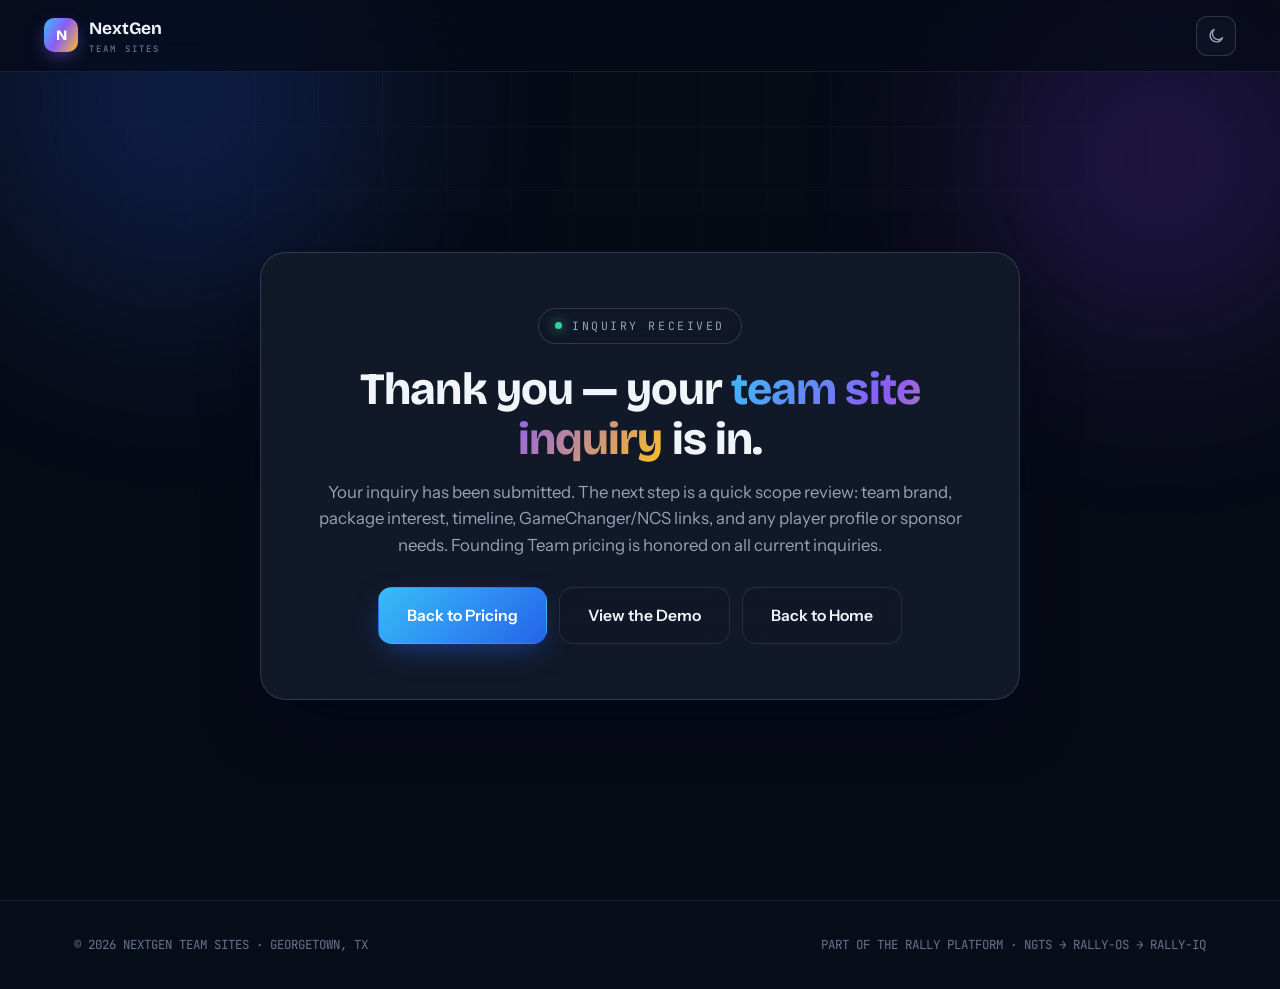
<file: thank-you.html>
<!DOCTYPE html>
<html lang="en" data-theme="dark">
<head>
<meta charset="UTF-8">
<meta name="viewport" content="width=device-width, initial-scale=1.0">
<title>Inquiry Submitted | NextGen Team Sites</title>
<meta name="description" content="Thank you for submitting a NextGen Team Sites inquiry.">
<link rel="preconnect" href="https://fonts.googleapis.com">
<link rel="preconnect" href="https://fonts.gstatic.com" crossorigin>
<link href="https://fonts.googleapis.com/css2?family=Bricolage+Grotesque:opsz,wght@12..96,300..800&family=Instrument+Sans:ital,wght@0,400..700;1,400..700&family=JetBrains+Mono:wght@400;500;600&display=swap" rel="stylesheet">
<style>
:root{
  --bg:#070B16;
  --bg-2:#0A0F1E;
  --card:#111827;
  --card-2:#151D30;
  --line:rgba(148,163,184,.13);
  --line-strong:rgba(148,163,184,.24);
  --text:#F1F5F9;
  --text-2:#94A3B8;
  --text-3:#64748B;
  --blue:#38BDF8;
  --gold:#FBBF24;
  --green:#34D399;
  --glass:rgba(17,24,39,.62);
  --glass-brd:rgba(148,163,184,.16);
  --shadow-lg:0 24px 70px -18px rgba(2,6,23,.85);
  --shadow-md:0 14px 40px -14px rgba(2,6,23,.7);
  --grad-hero:linear-gradient(120deg,#38BDF8 0%,#8B5CF6 48%,#FBBF24 100%);
  --grad-blue:linear-gradient(135deg,#38BDF8,#2563EB);
  --nav-h:72px;
  --ease:cubic-bezier(.22,.61,.2,1);
}
html[data-theme="light"]{
  --bg:#F6F8FC;
  --bg-2:#EDF1F8;
  --card:#FFFFFF;
  --card-2:#F3F6FC;
  --line:rgba(15,23,42,.09);
  --line-strong:rgba(15,23,42,.18);
  --text:#0B1220;
  --text-2:#44506B;
  --text-3:#68748F;
  --glass:rgba(255,255,255,.72);
  --glass-brd:rgba(15,23,42,.1);
  --shadow-lg:0 24px 70px -22px rgba(15,23,42,.28);
  --shadow-md:0 14px 40px -18px rgba(15,23,42,.2);
}
*{margin:0;padding:0;box-sizing:border-box}
body{font-family:'Instrument Sans',sans-serif;background:var(--bg);color:var(--text);line-height:1.6;overflow-x:hidden;transition:background .5s var(--ease),color .5s var(--ease);-webkit-font-smoothing:antialiased}
a{color:inherit;text-decoration:none}
button{font-family:inherit;cursor:pointer}
h1{font-family:'Bricolage Grotesque',sans-serif;letter-spacing:-.02em}
.wrap{max-width:1180px;margin:0 auto;padding:0 24px}
.atmo{position:fixed;inset:0;z-index:-2;overflow:hidden;pointer-events:none}
.atmo .grid-lines{position:absolute;inset:-2px;background-image:linear-gradient(var(--line) 1px,transparent 1px),linear-gradient(90deg,var(--line) 1px,transparent 1px);background-size:64px 64px;mask-image:radial-gradient(ellipse 90% 60% at 50% 0%,#000 0%,transparent 72%);-webkit-mask-image:radial-gradient(ellipse 90% 60% at 50% 0%,#000 0%,transparent 72%);opacity:.55}
.orb{position:absolute;border-radius:50%;filter:blur(90px);opacity:.32;animation:orbFloat 18s ease-in-out infinite alternate}
.orb.b{width:640px;height:640px;background:radial-gradient(circle,#2563EB,transparent 65%);top:-220px;left:-140px}
.orb.p{width:560px;height:560px;background:radial-gradient(circle,#7C3AED,transparent 65%);top:-120px;right:-160px;animation-delay:-6s}
html[data-theme="light"] .orb{opacity:.18}
@keyframes orbFloat{0%{transform:translate(0,0) scale(1)}100%{transform:translate(60px,44px) scale(1.08)}}
@media(prefers-reduced-motion:reduce){*,*::before,*::after{animation-duration:.01ms!important;transition-duration:.01ms!important}}
.eyebrow{display:inline-flex;align-items:center;gap:10px;font-family:'JetBrains Mono',monospace;font-size:.72rem;letter-spacing:.22em;text-transform:uppercase;color:var(--text-2);border:1px solid var(--line-strong);border-radius:999px;padding:8px 16px;background:var(--glass);backdrop-filter:blur(10px)}
.eyebrow .dot{width:7px;height:7px;border-radius:50%;background:var(--green);box-shadow:0 0 12px rgba(52,211,153,.9)}
.grad-text{background:var(--grad-hero);-webkit-background-clip:text;background-clip:text;color:transparent}
.btn{display:inline-flex;align-items:center;gap:9px;border-radius:14px;padding:15px 28px;font-weight:600;font-size:.98rem;border:1px solid transparent;transition:transform .3s var(--ease),box-shadow .3s var(--ease)}
.btn-primary{background:var(--grad-blue);color:#fff;box-shadow:0 10px 30px -8px rgba(37,99,235,.55)}
.btn-primary:hover{transform:translateY(-3px);box-shadow:0 18px 42px -10px rgba(37,99,235,.7)}
.btn-ghost{background:var(--glass);border-color:var(--glass-brd);color:var(--text);backdrop-filter:blur(10px)}
.btn-ghost:hover{transform:translateY(-3px);border-color:var(--line-strong);box-shadow:var(--shadow-md)}
nav{position:fixed;top:0;left:0;right:0;z-index:100;height:var(--nav-h);background:color-mix(in srgb,var(--bg) 78%,transparent);backdrop-filter:blur(18px) saturate(150%);border-bottom:1px solid var(--line)}
.nav-in{max-width:1240px;margin:0 auto;height:100%;padding:0 24px;display:flex;align-items:center;justify-content:space-between}
.logo{display:flex;align-items:center;gap:11px;font-family:'Bricolage Grotesque',sans-serif;font-weight:700;font-size:1.08rem}
.logo-mark{width:34px;height:34px;border-radius:10px;background:var(--grad-hero);display:grid;place-items:center;color:#fff;font-weight:800;font-size:.9rem;box-shadow:0 6px 18px -4px rgba(139,92,246,.6)}
.logo small{display:block;font-family:'JetBrains Mono',monospace;font-size:.56rem;letter-spacing:.24em;color:var(--text-3);font-weight:500;text-transform:uppercase}
.theme-btn{width:40px;height:40px;border-radius:11px;border:1px solid var(--line-strong);background:var(--glass);color:var(--text-2);display:grid;place-items:center;transition:all .3s var(--ease)}
.theme-btn:hover{color:var(--text);transform:rotate(18deg) scale(1.06)}
.theme-btn svg{width:17px;height:17px}
.thanks{min-height:100vh;display:grid;place-items:center;padding:calc(var(--nav-h) + 40px) 24px 60px;text-align:center}
.thanks-card{max-width:760px;border:1px solid var(--line-strong);border-radius:26px;background:var(--card);padding:clamp(2rem,5vw,3.4rem);box-shadow:var(--shadow-lg)}
.thanks-card h1{font-size:clamp(1.9rem,4vw,2.8rem);font-weight:750;line-height:1.12;margin:20px 0 14px}
.thanks-card p{color:var(--text-2);font-size:1.05rem}
.thanks-actions{display:flex;justify-content:center;gap:12px;flex-wrap:wrap;margin-top:28px}
@media(max-width:700px){.thanks-actions .btn{width:100%;justify-content:center}}
footer{border-top:1px solid var(--line);padding:34px 0;background:color-mix(in srgb,var(--bg-2) 60%,transparent)}
.foot-base{display:flex;flex-wrap:wrap;gap:14px;justify-content:space-between;color:var(--text-3);font-size:.78rem;font-family:'JetBrains Mono',monospace}
</style>
  <!-- Google tag (gtag.js) -->
  <script async src="https://www.googletagmanager.com/gtag/js?id=G-QCMG056HYE"></script>
  <script>
    window.dataLayer = window.dataLayer || [];
    function gtag(){dataLayer.push(arguments);}
    gtag('js', new Date());

    gtag('config', 'G-QCMG056HYE');
  </script>
</head>
<body>

<div class="atmo">
  <div class="grid-lines"></div>
  <div class="orb b"></div><div class="orb p"></div>
</div>

<nav>
  <div class="nav-in">
    <a href="index.html" class="logo"><span class="logo-mark">N</span><span>NextGen<small>Team Sites</small></span></a>
    <button class="theme-btn" id="themeBtn" aria-label="Toggle light / dark mode">
      <svg class="ico-moon" fill="none" stroke="currentColor" stroke-width="2" viewBox="0 0 24 24"><path stroke-linecap="round" stroke-linejoin="round" d="M20.35 15.35A9 9 0 1 1 8.65 3.65 7 7 0 0 0 20.35 15.35Z"/></svg>
      <svg class="ico-sun" style="display:none" fill="none" stroke="currentColor" stroke-width="2" viewBox="0 0 24 24"><circle cx="12" cy="12" r="4"/><path stroke-linecap="round" d="M12 2v2m0 16v2M4.9 4.9l1.4 1.4m11.4 11.4 1.4 1.4M2 12h2m16 0h2M4.9 19.1l1.4-1.4M17.7 6.3l1.4-1.4"/></svg>
    </button>
  </div>
</nav>

<main class="thanks">
  <section class="thanks-card">
    <span class="eyebrow"><span class="dot"></span>Inquiry Received</span>
    <h1>Thank you — your <span class="grad-text">team site inquiry</span> is in.</h1>
    <p>Your inquiry has been submitted. The next step is a quick scope review: team brand, package interest, timeline, GameChanger/NCS links, and any player profile or sponsor needs. Founding Team pricing is honored on all current inquiries.</p>
    <div class="thanks-actions">
      <a class="btn btn-primary" href="index.html#pricing">Back to Pricing</a>
      <a class="btn btn-ghost" href="index.html#demo">View the Demo</a>
      <a class="btn btn-ghost" href="index.html">Back to Home</a>
    </div>
  </section>
</main>

<footer>
  <div class="wrap foot-base">
    <span>© 2026 NEXTGEN TEAM SITES · GEORGETOWN, TX</span>
    <span>PART OF THE RALLY PLATFORM · NGTS → RALLY-OS → RALLY-IQ</span>
  </div>
</footer>

<script>
const themeBtn=document.getElementById('themeBtn'),root=document.documentElement;
const moon=themeBtn.querySelector('.ico-moon'),sun=themeBtn.querySelector('.ico-sun');
function setTheme(t){
  root.setAttribute('data-theme',t);
  localStorage.setItem('ngts-theme',t);
  moon.style.display=t==='dark'?'block':'none';
  sun.style.display=t==='light'?'block':'none';
}
setTheme(localStorage.getItem('ngts-theme')||'dark');
themeBtn.addEventListener('click',()=>setTheme(root.getAttribute('data-theme')==='dark'?'light':'dark'));
</script>
</body>
</html>
</file>
<file: styles.css>
:root {
  color-scheme: dark;
  --bg: #03050a;
  --bg-2: #07101d;
  --surface: rgba(255, 255, 255, 0.07);
  --surface-2: rgba(255, 255, 255, 0.12);
  --glass: rgba(6, 12, 24, 0.72);
  --text: #f8fbff;
  --muted: #aeb9cc;
  --soft: #eaf1ff;
  --line: rgba(255, 255, 255, 0.16);
  --blue: #1476ff;
  --blue-2: #6bd0ff;
  --gold: #ffd338;
  --gold-2: #ff9f1c;
  --green: #23d982;
  --red: #ff5b69;
  --ink: #03050a;
  --shadow: 0 26px 90px rgba(0, 0, 0, 0.48);
  --shadow-soft: 0 18px 60px rgba(20, 118, 255, 0.22);
  --radius: 30px;
}

html[data-theme="light"] {
  color-scheme: light;
  --bg: #f5f8ff;
  --bg-2: #eaf1ff;
  --surface: rgba(255, 255, 255, 0.82);
  --surface-2: rgba(255, 255, 255, 0.95);
  --glass: rgba(255, 255, 255, 0.76);
  --text: #07111f;
  --muted: #4e5b6f;
  --soft: #102139;
  --line: rgba(8, 24, 48, 0.14);
  --blue: #0d64e8;
  --blue-2: #006fbf;
  --gold: #f0aa12;
  --gold-2: #ffcf44;
  --ink: #ffffff;
  --shadow: 0 24px 80px rgba(40, 63, 102, 0.18);
  --shadow-soft: 0 18px 60px rgba(13, 100, 232, 0.16);
}

* { box-sizing: border-box; }

html { scroll-behavior: smooth; }

body {
  margin: 0;
  min-height: 100vh;
  font-family: "Inter", system-ui, -apple-system, BlinkMacSystemFont, "Segoe UI", sans-serif;
  background:
    radial-gradient(circle at 4% 0%, color-mix(in srgb, var(--blue) 36%, transparent), transparent 33rem),
    radial-gradient(circle at 82% 4%, color-mix(in srgb, var(--gold) 24%, transparent), transparent 30rem),
    radial-gradient(circle at 50% 88%, rgba(35, 217, 130, 0.10), transparent 33rem),
    linear-gradient(180deg, var(--bg) 0%, var(--bg-2) 48%, var(--bg) 100%);
  color: var(--text);
  line-height: 1.6;
  overflow-x: hidden;
}

body::before {
  content: "";
  position: fixed;
  inset: 0;
  z-index: -3;
  pointer-events: none;
  opacity: .38;
  background-image:
    linear-gradient(rgba(255,255,255,.055) 1px, transparent 1px),
    linear-gradient(90deg, rgba(255,255,255,.055) 1px, transparent 1px);
  background-size: 54px 54px;
  mask-image: linear-gradient(to bottom, black, transparent 72%);
}

html[data-theme="light"] body::before { opacity: .55; background-image: linear-gradient(rgba(10,30,60,.06) 1px, transparent 1px), linear-gradient(90deg, rgba(10,30,60,.06) 1px, transparent 1px); }

img { width: 100%; display: block; }
a { color: inherit; text-decoration: none; }

.ambient {
  position: fixed;
  z-index: -2;
  width: 34vw;
  height: 34vw;
  min-width: 320px;
  min-height: 320px;
  border-radius: 999px;
  filter: blur(40px);
  opacity: .23;
  pointer-events: none;
}

.ambient-one { top: 8%; left: -12%; background: var(--blue); }
.ambient-two { right: -10%; bottom: 12%; background: var(--gold); }

.site-header {
  position: sticky;
  top: 0;
  z-index: 100;
  display: grid;
  grid-template-columns: auto 1fr auto;
  align-items: center;
  gap: 1.3rem;
  padding: 0.9rem clamp(1rem, 3vw, 3rem);
  border-bottom: 1px solid var(--line);
  background: color-mix(in srgb, var(--bg) 78%, transparent);
  backdrop-filter: blur(22px) saturate(140%);
}

.brand {
  display: inline-flex;
  align-items: center;
  gap: 0.85rem;
  font-weight: 900;
  letter-spacing: 0.02em;
}

.brand-mark {
  display: grid;
  width: 50px;
  height: 50px;
  place-items: center;
  border: 1px solid color-mix(in srgb, var(--gold) 74%, white 12%);
  border-radius: 17px;
  background:
    radial-gradient(circle at 35% 25%, #fff7b2, transparent 32%),
    linear-gradient(135deg, var(--gold), var(--gold-2));
  color: #171000;
  box-shadow: 0 0 34px color-mix(in srgb, var(--gold) 42%, transparent);
  font-family: "Anton", sans-serif;
  transform: rotate(-3deg);
}

.brand strong,
.brand small { display: block; }

.brand small {
  color: var(--muted);
  font-size: 0.72rem;
  text-transform: uppercase;
  letter-spacing: 0.22em;
}

.desktop-nav {
  justify-self: center;
  display: flex;
  align-items: center;
  gap: 1.1rem;
  color: var(--muted);
  font-weight: 900;
  font-size: 0.78rem;
  text-transform: uppercase;
  letter-spacing: 0.08em;
}

.desktop-nav a { position: relative; transition: color 180ms ease; }
.desktop-nav a:hover { color: var(--text); }
.desktop-nav a::after {
  content: "";
  position: absolute;
  left: 0;
  right: 0;
  bottom: -0.45rem;
  height: 2px;
  border-radius: 99px;
  background: linear-gradient(90deg, var(--gold), var(--blue-2));
  transform: scaleX(0);
  transform-origin: left;
  transition: transform 180ms ease;
}
.desktop-nav a:hover::after { transform: scaleX(1); }

.nav-cta {
  padding: 0.72rem 1rem;
  border: 1px solid color-mix(in srgb, var(--gold) 46%, transparent);
  border-radius: 999px;
  color: var(--text) !important;
  background: color-mix(in srgb, var(--gold) 18%, transparent);
}

.theme-toggle {
  display: inline-flex;
  align-items: center;
  justify-content: center;
  gap: .55rem;
  min-height: 44px;
  padding: .65rem .9rem;
  border: 1px solid var(--line);
  border-radius: 999px;
  background: var(--surface);
  color: var(--text);
  box-shadow: var(--shadow-soft);
  font-weight: 950;
  cursor: pointer;
}

.toggle-icon { display: grid; place-items: center; width: 24px; height: 24px; border-radius: 999px; background: color-mix(in srgb, var(--gold) 24%, transparent); }
.toggle-label { font-size: .75rem; letter-spacing: .08em; text-transform: uppercase; }

.section-pad { padding: clamp(4.5rem, 8vw, 7.5rem) clamp(1.1rem, 4vw, 4.5rem); }
.compact { padding-top: 3.3rem; padding-bottom: 3.3rem; }

.hero {
  min-height: 90vh;
  display: grid;
  grid-template-columns: minmax(0, 1.02fr) minmax(340px, 0.98fr);
  align-items: center;
  gap: clamp(2.5rem, 6vw, 5rem);
}

.reveal-card { position: relative; }
.reveal-card::before {
  content: "";
  position: absolute;
  inset: -1.5rem;
  z-index: -1;
  border-radius: 44px;
  background: linear-gradient(135deg, color-mix(in srgb, var(--surface) 70%, transparent), transparent 62%);
  border: 1px solid color-mix(in srgb, var(--line) 68%, transparent);
  opacity: .65;
}

.eyebrow {
  margin: 0 0 0.9rem;
  color: var(--blue-2);
  font-weight: 950;
  text-transform: uppercase;
  letter-spacing: 0.16em;
  font-size: 0.78rem;
}

h1, h2, h3, p { margin-top: 0; }
h1, h2 {
  font-family: "Anton", Impact, sans-serif;
  font-weight: 400;
  line-height: 0.95;
  text-transform: uppercase;
  letter-spacing: 0.01em;
}

h1 {
  max-width: 980px;
  margin-bottom: 1.3rem;
  font-size: clamp(3.55rem, 8.1vw, 7.7rem);
  text-wrap: balance;
}

h2 {
  margin-bottom: 1rem;
  font-size: clamp(2.55rem, 5.6vw, 5rem);
  text-wrap: balance;
}

h3 { margin-bottom: 0.55rem; font-size: 1.15rem; line-height: 1.2; }

.hero-lede, .section-heading p, .final-cta > p {
  max-width: 770px;
  color: var(--muted);
  font-size: clamp(1rem, 1.5vw, 1.2rem);
}

.hero-actions { display: flex; align-items: center; flex-wrap: wrap; gap: 0.9rem; margin: 2rem 0 1.6rem; }
.hero-actions.center { justify-content: center; }

.btn {
  display: inline-flex;
  align-items: center;
  justify-content: center;
  min-height: 50px;
  padding: 0.88rem 1.22rem;
  border-radius: 999px;
  font-weight: 950;
  text-transform: uppercase;
  letter-spacing: 0.07em;
  font-size: 0.82rem;
  transition: transform 180ms ease, border-color 180ms ease, background 180ms ease, box-shadow 180ms ease;
}

.btn:hover { transform: translateY(-2px); }
.btn.primary { background: linear-gradient(135deg, var(--gold), var(--gold-2)); color: #160f00; box-shadow: 0 18px 50px color-mix(in srgb, var(--gold) 30%, transparent); }
.btn.ghost { border: 1px solid var(--line); color: var(--soft); background: var(--surface); }
.btn.ghost:hover { border-color: color-mix(in srgb, var(--blue-2) 54%, transparent); box-shadow: var(--shadow-soft); }
.btn.full { width: 100%; }

.hero-proof { display: flex; flex-wrap: wrap; gap: 0.65rem; }
.hero-proof span {
  padding: 0.48rem 0.76rem;
  border: 1px solid color-mix(in srgb, var(--blue-2) 32%, transparent);
  border-radius: 999px;
  color: var(--soft);
  background: var(--surface);
  font-size: 0.82rem;
  font-weight: 850;
}

.hero-visual { position: relative; }
.stadium-card {
  overflow: hidden;
  border: 1px solid color-mix(in srgb, var(--blue-2) 34%, var(--line));
  border-radius: 34px;
  background: linear-gradient(145deg, color-mix(in srgb, var(--blue) 24%, transparent), var(--surface));
  box-shadow: var(--shadow);
  transform: perspective(1000px) rotateY(-5deg) rotateX(2deg);
}

.mock-shell { background: linear-gradient(180deg, rgba(0,0,0,.18), transparent); }
.mock-toolbar {
  display: flex;
  align-items: center;
  gap: .45rem;
  padding: .95rem 1rem;
  border-bottom: 1px solid var(--line);
  background: color-mix(in srgb, var(--bg) 62%, transparent);
}
.mock-toolbar span { width: 11px; height: 11px; border-radius: 999px; background: var(--line); }
.mock-toolbar b { margin-left: auto; color: var(--muted); font-size: .68rem; text-transform: uppercase; letter-spacing: .16em; }

.mock-hero {
  position: relative;
  min-height: 380px;
  display: grid;
  place-content: center;
  text-align: center;
  padding: 2rem;
  overflow: hidden;
  background:
    radial-gradient(circle at 50% 20%, color-mix(in srgb, var(--blue-2) 32%, transparent), transparent 17rem),
    radial-gradient(circle at 20% 80%, color-mix(in srgb, var(--gold) 24%, transparent), transparent 14rem),
    linear-gradient(135deg, color-mix(in srgb, var(--bg-2) 84%, #000), var(--bg));
}

.mock-hero::after {
  content: "";
  position: absolute;
  inset: auto -8% -22% -8%;
  height: 58%;
  opacity: .35;
  background: repeating-linear-gradient(90deg, transparent 0 34px, rgba(255,255,255,.13) 34px 36px), linear-gradient(to top, rgba(255,255,255,.14), transparent);
  transform: skewY(-4deg);
}

.softball-orbit {
  position: absolute;
  top: 1.25rem;
  right: 1.25rem;
  display: grid;
  place-items: center;
  width: 78px;
  height: 78px;
  border-radius: 999px;
  background: radial-gradient(circle at 35% 30%, #fff8b5, var(--gold));
  box-shadow: 0 18px 45px rgba(0,0,0,.28);
  font-size: 2.1rem;
  animation: floatball 5s ease-in-out infinite;
}

@keyframes floatball { 0%,100%{ transform: translateY(0) rotate(-4deg);} 50%{ transform: translateY(-10px) rotate(7deg);} }

.mock-hero p { color: var(--blue-2); font-size: .78rem; font-weight: 950; letter-spacing: .16em; text-transform: uppercase; }
.mock-hero h2 { position: relative; z-index: 1; font-size: clamp(2.2rem, 4.6vw, 4.6rem); max-width: 620px; margin: .5rem auto 1.5rem; }
.mock-buttons { position: relative; z-index: 1; display: flex; justify-content: center; gap: .75rem; flex-wrap: wrap; }
.mock-buttons b { padding: .7rem .95rem; border: 1px solid var(--line); border-radius: 14px; background: var(--surface); font-size: .75rem; text-transform: uppercase; letter-spacing: .08em; }
.mock-panels { display: grid; grid-template-columns: repeat(3, 1fr); gap: .75rem; padding: 1rem; background: color-mix(in srgb, var(--bg) 40%, transparent); }
.mock-panels div { padding: 1rem; border: 1px solid var(--line); border-radius: 18px; background: var(--surface); text-align: center; }
.mock-panels strong { display: block; font-family: Anton, sans-serif; font-size: 2.2rem; line-height: 1; color: var(--gold); }
.mock-panels small { color: var(--muted); text-transform: uppercase; font-weight: 950; font-size: .68rem; letter-spacing: .08em; }

.floating-card {
  position: absolute;
  display: grid;
  gap: 0.1rem;
  padding: 0.9rem 1rem;
  border: 1px solid var(--line);
  border-radius: 20px;
  background: var(--glass);
  box-shadow: 0 18px 50px rgba(0, 0, 0, 0.28);
  backdrop-filter: blur(18px);
}
.floating-card strong { font-family: "Anton", sans-serif; font-size: 1.8rem; line-height: 1; color: var(--gold); }
.floating-card span { color: var(--muted); font-size: 0.78rem; font-weight: 900; text-transform: uppercase; letter-spacing: 0.08em; }
.stat-card { top: 8%; right: -1rem; }
.roster-card-mini { left: -1rem; bottom: 9%; }
.iq-card { right: 7%; bottom: -1.2rem; }

.pain-solution {
  display: grid;
  grid-template-columns: 0.8fr 1.2fr;
  gap: 2rem;
  border-top: 1px solid var(--line);
  border-bottom: 1px solid var(--line);
  background: linear-gradient(90deg, color-mix(in srgb, var(--surface) 56%, transparent), transparent);
}

.solution-grid { display: grid; grid-template-columns: repeat(3, 1fr); gap: 1rem; }
.solution-grid article, .feature-card, .price-card, .timeline article, .pitch-box, .rally-grid article {
  border: 1px solid var(--line);
  border-radius: 24px;
  background: var(--surface);
  box-shadow: 0 12px 45px rgba(0,0,0,.12);
}
.solution-grid article { padding: 1.25rem; }
.solution-grid span { display: inline-flex; margin-bottom: .8rem; color: var(--gold); font-weight: 950; }
.solution-grid p, .feature-card p, .price-card li, .timeline p, .pitch-box p, .rally-grid p { color: var(--muted); }

.section-heading { max-width: 910px; margin: 0 auto 2.7rem; text-align: center; }
.section-heading.left { margin-left: 0; text-align: left; }

.feature-grid { display: grid; grid-template-columns: repeat(3, minmax(0, 1fr)); gap: 1rem; }
.feature-card { position: relative; min-height: 270px; padding: 1.5rem; overflow: hidden; transition: transform 180ms ease, border-color 180ms ease, background 180ms ease; }
.feature-card:hover { transform: translateY(-5px); border-color: color-mix(in srgb, var(--gold) 48%, var(--line)); background: var(--surface-2); }
.feature-card::after { content: ""; position: absolute; right: -3rem; bottom: -3rem; width: 9rem; height: 9rem; border-radius: 999px; background: color-mix(in srgb, var(--blue-2) 12%, transparent); }
.feature-icon { display: inline-grid; width: 50px; height: 50px; margin-bottom: 1.4rem; place-items: center; border-radius: 17px; background: color-mix(in srgb, var(--gold) 18%, transparent); color: var(--gold); font-weight: 950; font-size: 1.25rem; }

.dark-panel {
  margin: 0 clamp(0rem, 2vw, 2rem);
  border: 1px solid var(--line);
  border-radius: clamp(0px, 4vw, 44px);
  background:
    radial-gradient(circle at 10% 10%, color-mix(in srgb, var(--blue) 20%, transparent), transparent 28rem),
    color-mix(in srgb, var(--bg) 88%, var(--surface));
  box-shadow: var(--shadow);
}

.screenshot-grid { display: grid; grid-template-columns: repeat(3, minmax(0, 1fr)); gap: 1rem; }
.screenshot-grid figure { overflow: hidden; margin: 0; border: 1px solid var(--line); border-radius: 24px; background: var(--surface); transition: transform 180ms ease, box-shadow 180ms ease; }
.screenshot-grid figure:hover { transform: translateY(-5px); box-shadow: var(--shadow-soft); }
.screenshot-grid img { aspect-ratio: 4 / 3; object-fit: cover; }
.screenshot-grid figcaption { padding: 0.85rem 1rem 1rem; color: var(--soft); font-weight: 950; text-transform: uppercase; letter-spacing: 0.08em; font-size: 0.82rem; }

.rally-section { background: linear-gradient(180deg, transparent, color-mix(in srgb, var(--surface) 46%, transparent), transparent); }
.rally-grid { display: grid; grid-template-columns: repeat(2, minmax(0, 1fr)); gap: 1rem; max-width: 1100px; margin: 0 auto; }
.rally-grid article { padding: 1.6rem; position: relative; overflow: hidden; }
.rally-grid b { display: inline-flex; margin-bottom: 1rem; padding: .38rem .62rem; border-radius: 999px; background: color-mix(in srgb, var(--gold) 18%, transparent); color: var(--gold); text-transform: uppercase; letter-spacing: .12em; font-size: .75rem; }
.rally-grid h3 { font-family: Anton, sans-serif; font-size: clamp(2rem, 4vw, 3.3rem); text-transform: uppercase; }

.pricing-grid { display: grid; grid-template-columns: repeat(4, minmax(0, 1fr)); gap: 1rem; align-items: stretch; }
.price-card { position: relative; display: flex; flex-direction: column; padding: 1.45rem; }
.price-card.featured { border-color: color-mix(in srgb, var(--gold) 74%, var(--line)); background: linear-gradient(180deg, color-mix(in srgb, var(--gold) 15%, transparent), var(--surface)); box-shadow: 0 24px 70px color-mix(in srgb, var(--gold) 18%, transparent); transform: translateY(-8px); }
.price-card.organization { border-color: color-mix(in srgb, var(--blue-2) 42%, var(--line)); }
.badge { position: absolute; top: 1rem; right: 1rem; padding: 0.32rem 0.55rem; border-radius: 999px; background: var(--gold); color: #120d02; font-size: 0.68rem; font-weight: 950; text-transform: uppercase; letter-spacing: 0.08em; }
.tier { margin-bottom: 0.5rem; color: var(--blue-2); font-weight: 950; text-transform: uppercase; letter-spacing: 0.12em; font-size: 0.75rem; }
.price-card h3 { min-height: 2.8rem; font-size: 1.3rem; }
.price { margin-bottom: 0.1rem; color: var(--soft); font-weight: 900; }
.price span { font-family: "Anton", sans-serif; font-size: 3rem; line-height: 1; color: var(--gold); }
.monthly { margin-bottom: 1.2rem; color: var(--muted); font-weight: 850; }
.price-card ul { display: grid; gap: 0.65rem; margin: 0 0 1.4rem; padding: 0 0 0 1.15rem; }
.price-card .btn { margin-top: auto; }

.add-ons { padding-top: 2rem; }
.addon-list { display: grid; grid-template-columns: repeat(3, minmax(0, 1fr)); gap: 1rem; }
.addon-list div { display: grid; gap: 0.25rem; padding: 1.1rem; border: 1px solid var(--line); border-radius: 18px; background: var(--surface); }
.addon-list strong { color: var(--gold); font-size: 1.15rem; }
.addon-list span { color: var(--muted); }

.launch-plan { background: linear-gradient(180deg, color-mix(in srgb, var(--surface) 42%, transparent), transparent); }
.timeline { display: grid; grid-template-columns: repeat(4, minmax(0, 1fr)); gap: 1rem; }
.timeline article { padding: 1.35rem; }
.timeline span { display: grid; width: 42px; height: 42px; place-items: center; margin-bottom: 1rem; border-radius: 50%; background: linear-gradient(135deg, var(--blue), var(--blue-2)); color: #fff; font-weight: 950; }

.final-cta { text-align: center; }
.final-cta > p { margin-left: auto; margin-right: auto; }
.pitch-box { max-width: 900px; margin: 2rem auto 0; padding: 1.5rem; text-align: left; }
.pitch-box h3 { color: var(--gold); text-transform: uppercase; letter-spacing: 0.08em; }
.site-footer { padding: 2rem 1rem; border-top: 1px solid var(--line); color: var(--muted); text-align: center; }

@media (max-width: 1120px) {
  .site-header { grid-template-columns: auto auto; }
  .desktop-nav { display: none; }
  .hero, .pain-solution { grid-template-columns: 1fr; }
  .feature-grid, .screenshot-grid, .addon-list { grid-template-columns: repeat(2, minmax(0, 1fr)); }
  .pricing-grid, .timeline { grid-template-columns: repeat(2, minmax(0, 1fr)); }
  .theme-toggle { justify-self: end; }
  .stadium-card { transform: none; }
}

@media (max-width: 720px) {
  h1 { font-size: clamp(3.1rem, 16vw, 4.9rem); }
  .section-pad { padding-left: 1rem; padding-right: 1rem; }
  .solution-grid, .feature-grid, .screenshot-grid, .pricing-grid, .addon-list, .timeline, .rally-grid { grid-template-columns: 1fr; }
  .floating-card { position: static; margin-top: 0.8rem; }
  .hero-actions .btn { width: 100%; }
  .mock-panels { grid-template-columns: 1fr; }
  .mock-hero { min-height: 315px; }
  .theme-toggle { padding: .6rem; }
  .toggle-label { display: none; }
  .price-card.featured { transform: none; }
}
</file>
